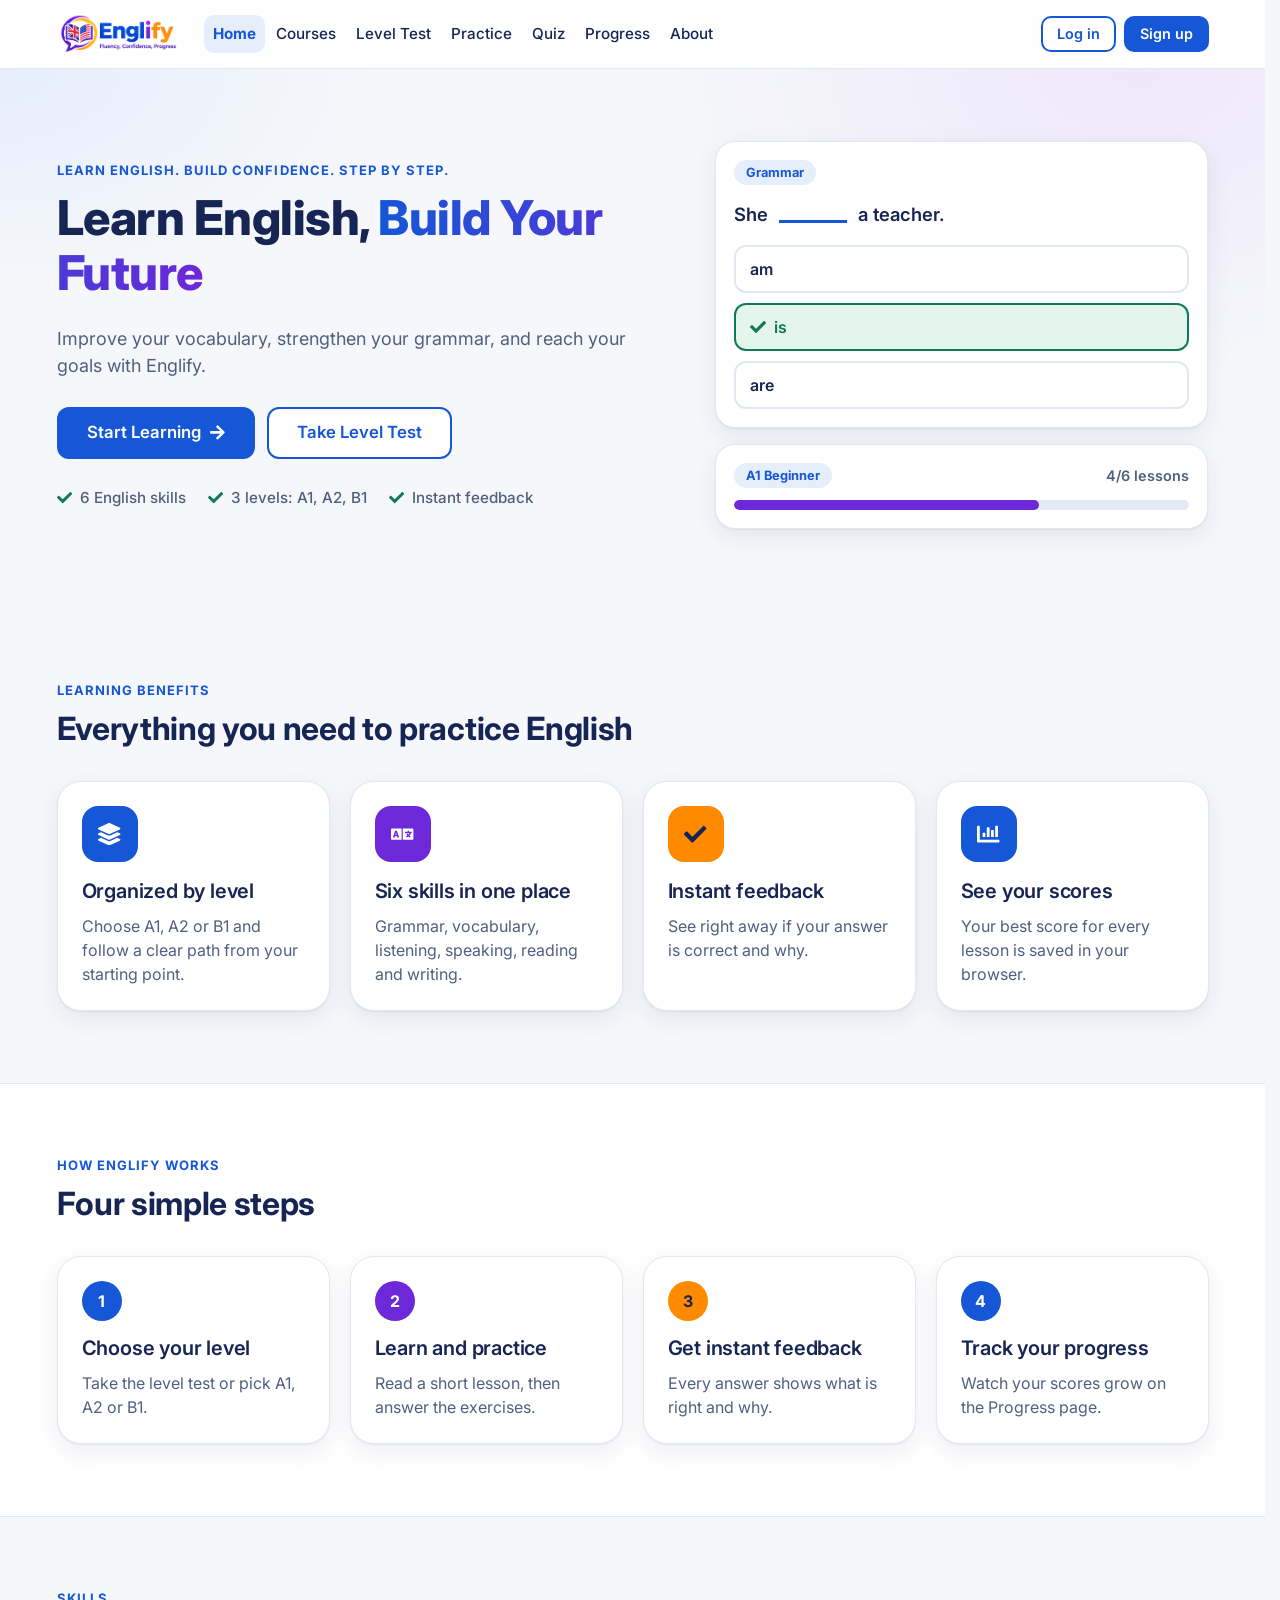
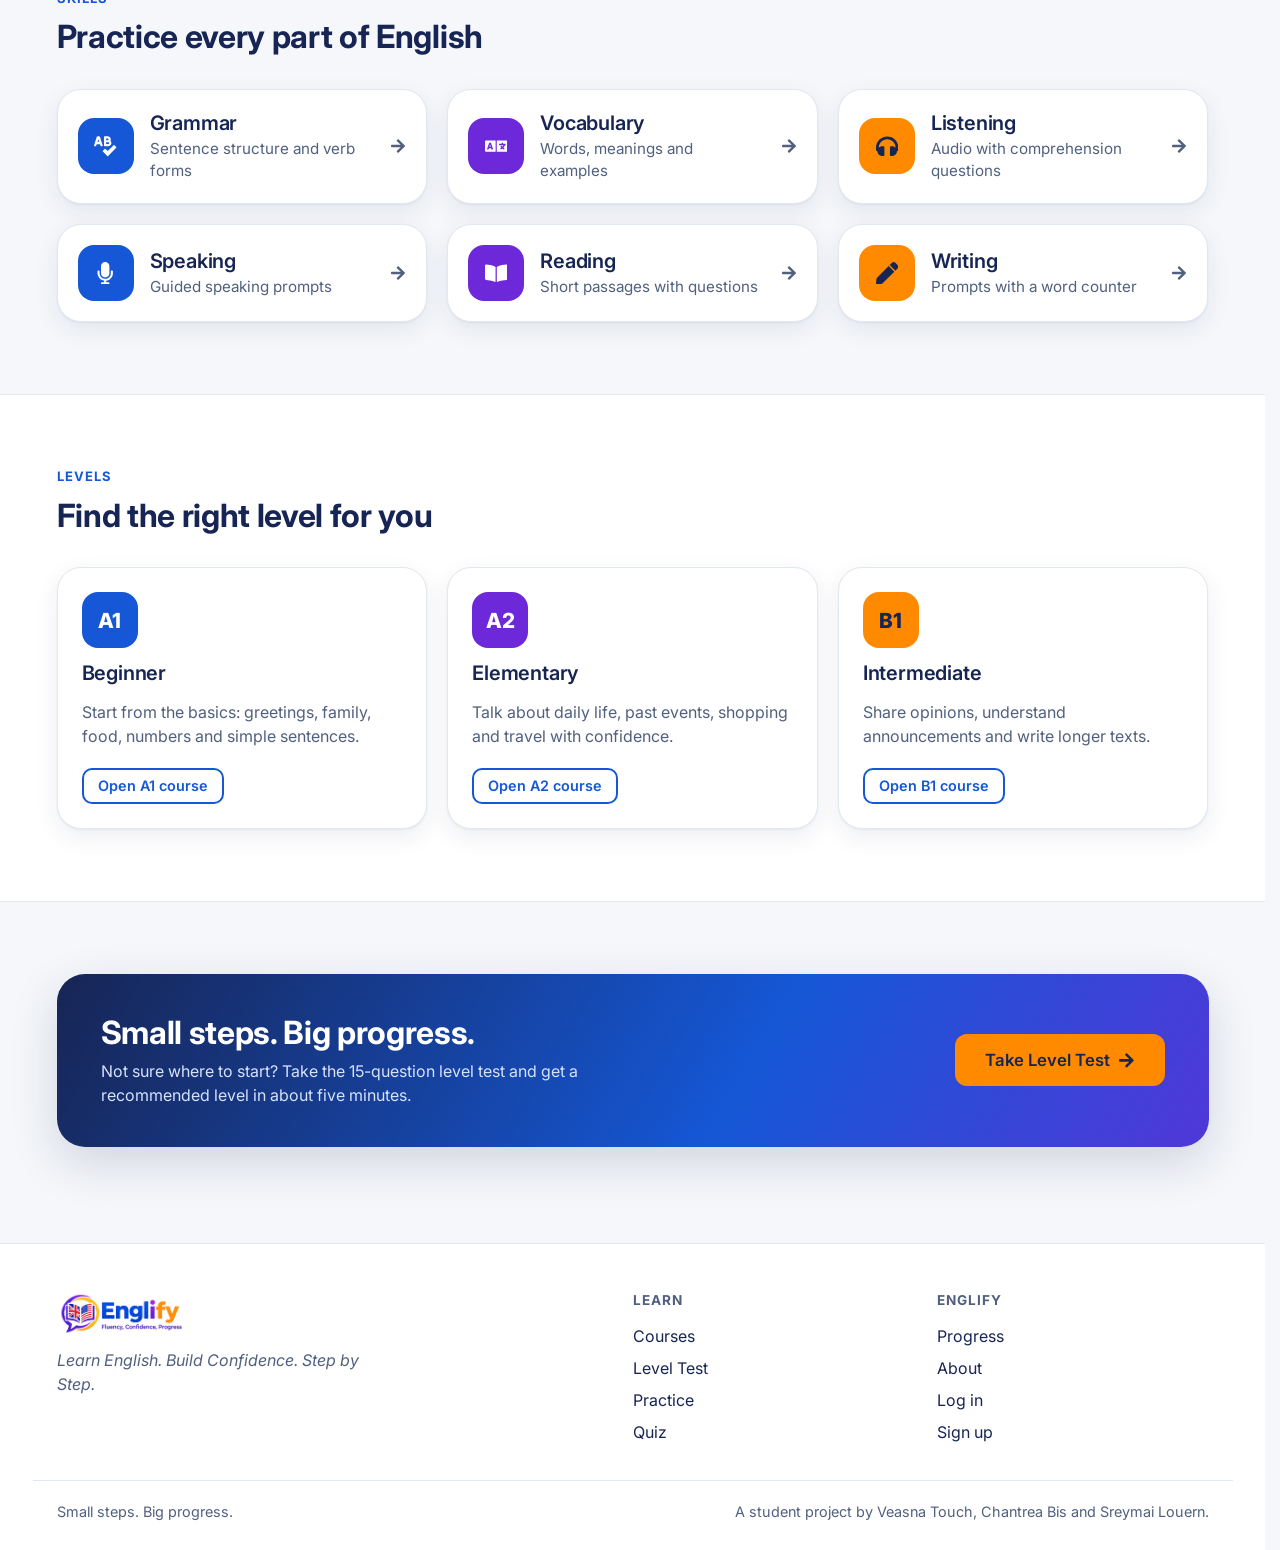
<file: index.html>
<!DOCTYPE html>
<html lang="en">
<head>
  <meta charset="utf-8">
  <meta name="viewport" content="width=device-width, initial-scale=1, viewport-fit=cover">
  <title>Englify: Fluency, Confidence, Progress | Englify</title>
  <meta name="description" content="Englify is a small web-based English learning website. Learn English step by step with lessons, practice and quizzes.">
  <meta name="theme-color" content="#1557D6">
  <link rel="icon" type="image/png" href="assets/favicon.png">
  <link rel="preconnect" href="https://fonts.googleapis.com">
  <link rel="preconnect" href="https://fonts.gstatic.com" crossorigin>
  <link href="https://fonts.googleapis.com/css2?family=Inter:wght@400;500;600;700;800&amp;display=swap" rel="stylesheet">
  <link rel="stylesheet" href="css/style.css">
</head>
<body>
  <a class="skip-link" href="#main">Skip to content</a>

  <header class="site-header">
    <input type="checkbox" id="navToggle" class="nav-toggle sr-only" aria-label="Open or close the menu">
    <div class="container header-inner">
      <a class="brand" href="index.html" aria-label="Englify home">
        <img src="assets/logo.png" alt="Englify: Fluency, Confidence, Progress" width="150" height="51">
      </a>
      <nav class="main-nav" aria-label="Main">
          <a data-nav="home" href="index.html" class="active" aria-current="page">Home</a>
          <a data-nav="courses" href="courses.html">Courses</a>
          <a data-nav="level-test" href="level-test.html">Level Test</a>
          <a data-nav="practice" href="practice.html">Practice</a>
          <a data-nav="quiz" href="quiz.html">Quiz</a>
          <a data-nav="progress" href="progress.html">Progress</a>
          <a data-nav="about" href="about.html">About</a>
        <div class="nav-auth">
          <a class="btn btn-secondary" href="login.html">Log in</a>
          <a class="btn btn-primary" href="signup.html">Sign up</a>
        </div>
      </nav>
      <div class="header-actions">
        <div class="user-slot">
          <a class="btn btn-secondary btn-sm" href="login.html">Log in</a>
          <a class="btn btn-primary btn-sm hide-sm" href="signup.html">Sign up</a>
        </div>
        <label for="navToggle" class="icon-btn menu-btn" aria-hidden="true"><svg class="i" viewBox="0 0 448 512" fill="currentColor" aria-hidden="true" focusable="false"><path d="M16 132h416c8.837 0 16-7.163 16-16V76c0-8.837-7.163-16-16-16H16C7.163 60 0 67.163 0 76v40c0 8.837 7.163 16 16 16zm0 160h416c8.837 0 16-7.163 16-16v-40c0-8.837-7.163-16-16-16H16c-8.837 0-16 7.163-16 16v40c0 8.837 7.163 16 16 16zm0 160h416c8.837 0 16-7.163 16-16v-40c0-8.837-7.163-16-16-16H16c-8.837 0-16 7.163-16 16v40c0 8.837 7.163 16 16 16z"></path></svg></label>
      </div>
    </div>
  </header>

  <main id="main" tabindex="-1">

    <section class="hero"><div class="container hero-grid"><div class="hero-copy">
      <p class="eyebrow">Learn English. Build Confidence. Step by Step.</p>
      <h1>Learn English, <span class="grad-text">Build Your Future</span></h1>
      <p class="lead">Improve your vocabulary, strengthen your grammar, and reach your goals with Englify.</p>
      <div class="hero-cta"><a class="btn btn-primary btn-lg" href="courses.html">Start Learning <svg class="i" viewBox="0 0 448 512" fill="currentColor" aria-hidden="true" focusable="false"><path d="M190.5 66.9l22.2-22.2c9.4-9.4 24.6-9.4 33.9 0L441 239c9.4 9.4 9.4 24.6 0 33.9L246.6 467.3c-9.4 9.4-24.6 9.4-33.9 0l-22.2-22.2c-9.5-9.5-9.3-25 .4-34.3L311.4 296H24c-13.3 0-24-10.7-24-24v-32c0-13.3 10.7-24 24-24h287.4L190.9 101.2c-9.8-9.3-10-24.8-.4-34.3z"></path></svg></a><a class="btn btn-secondary btn-lg" href="level-test.html">Take Level Test</a></div>
      <ul class="hero-points"><li><svg class="i" viewBox="0 0 512 512" fill="currentColor" aria-hidden="true" focusable="false"><path d="M173.898 439.404l-166.4-166.4c-9.997-9.997-9.997-26.206 0-36.204l36.203-36.204c9.997-9.998 26.207-9.998 36.204 0L192 312.69 432.095 72.596c9.997-9.997 26.207-9.997 36.204 0l36.203 36.204c9.997 9.997 9.997 26.206 0 36.204l-294.4 294.401c-9.998 9.997-26.207 9.997-36.204-.001z"></path></svg> 6 English skills</li><li><svg class="i" viewBox="0 0 512 512" fill="currentColor" aria-hidden="true" focusable="false"><path d="M173.898 439.404l-166.4-166.4c-9.997-9.997-9.997-26.206 0-36.204l36.203-36.204c9.997-9.998 26.207-9.998 36.204 0L192 312.69 432.095 72.596c9.997-9.997 26.207-9.997 36.204 0l36.203 36.204c9.997 9.997 9.997 26.206 0 36.204l-294.4 294.401c-9.998 9.997-26.207 9.997-36.204-.001z"></path></svg> 3 levels: A1, A2, B1</li><li><svg class="i" viewBox="0 0 512 512" fill="currentColor" aria-hidden="true" focusable="false"><path d="M173.898 439.404l-166.4-166.4c-9.997-9.997-9.997-26.206 0-36.204l36.203-36.204c9.997-9.998 26.207-9.998 36.204 0L192 312.69 432.095 72.596c9.997-9.997 26.207-9.997 36.204 0l36.203 36.204c9.997 9.997 9.997 26.206 0 36.204l-294.4 294.401c-9.998 9.997-26.207 9.997-36.204-.001z"></path></svg> Instant feedback</li></ul>
    </div>
    <div class="hero-visual" aria-hidden="true">
      <div class="hv hv-quiz"><span class="tag tag-blue">Grammar</span><p>She <span class="blank"></span> a teacher.</p><div class="hv-opt">am</div><div class="hv-opt ok"><svg class="i" viewBox="0 0 512 512" fill="currentColor" aria-hidden="true" focusable="false"><path d="M173.898 439.404l-166.4-166.4c-9.997-9.997-9.997-26.206 0-36.204l36.203-36.204c9.997-9.998 26.207-9.998 36.204 0L192 312.69 432.095 72.596c9.997-9.997 26.207-9.997 36.204 0l36.203 36.204c9.997 9.997 9.997 26.206 0 36.204l-294.4 294.401c-9.998 9.997-26.207 9.997-36.204-.001z"></path></svg> is</div><div class="hv-opt">are</div></div>
      <div class="hv hv-level"><div class="hv-level-top"><span class="tag tag-blue">A1 Beginner</span><span>4/6 lessons</span></div><div class="bar"><span class="fill-purple" style="width:67%"></span></div></div>
    </div></div></section>

    <section class="section"><div class="container"><div class="section-head"><p class="eyebrow">Learning Benefits</p><h2>Everything you need to practice English</h2></div><div class="grid grid-4">
      <article class="card feature"><span class="bubble tone-blue bubble-lg"><svg class="i" viewBox="0 0 512 512" fill="currentColor" aria-hidden="true" focusable="false"><path d="M12.41 148.02l232.94 105.67c6.8 3.09 14.49 3.09 21.29 0l232.94-105.67c16.55-7.51 16.55-32.52 0-40.03L266.65 2.31a25.607 25.607 0 0 0-21.29 0L12.41 107.98c-16.55 7.51-16.55 32.53 0 40.04zm487.18 88.28l-58.09-26.33-161.64 73.27c-7.56 3.43-15.59 5.17-23.86 5.17s-16.29-1.74-23.86-5.17L70.51 209.97l-58.1 26.33c-16.55 7.5-16.55 32.5 0 40l232.94 105.59c6.8 3.08 14.49 3.08 21.29 0L499.59 276.3c16.55-7.5 16.55-32.5 0-40zm0 127.8l-57.87-26.23-161.86 73.37c-7.56 3.43-15.59 5.17-23.86 5.17s-16.29-1.74-23.86-5.17L70.29 337.87 12.41 364.1c-16.55 7.5-16.55 32.5 0 40l232.94 105.59c6.8 3.08 14.49 3.08 21.29 0L499.59 404.1c16.55-7.5 16.55-32.5 0-40z"></path></svg></span><h3>Organized by level</h3><p>Choose A1, A2 or B1 and follow a clear path from your starting point.</p></article>
      <article class="card feature"><span class="bubble tone-purple bubble-lg"><svg class="i" viewBox="0 0 640 512" fill="currentColor" aria-hidden="true" focusable="false"><path d="M152.1 236.2c-3.5-12.1-7.8-33.2-7.8-33.2h-.5s-4.3 21.1-7.8 33.2l-11.1 37.5H163zM616 96H336v320h280c13.3 0 24-10.7 24-24V120c0-13.3-10.7-24-24-24zm-24 120c0 6.6-5.4 12-12 12h-11.4c-6.9 23.6-21.7 47.4-42.7 69.9 8.4 6.4 17.1 12.5 26.1 18 5.5 3.4 7.3 10.5 4.1 16.2l-7.9 13.9c-3.4 5.9-10.9 7.8-16.7 4.3-12.6-7.8-24.5-16.1-35.4-24.9-10.9 8.7-22.7 17.1-35.4 24.9-5.8 3.5-13.3 1.6-16.7-4.3l-7.9-13.9c-3.2-5.6-1.4-12.8 4.2-16.2 9.3-5.7 18-11.7 26.1-18-7.9-8.4-14.9-17-21-25.7-4-5.7-2.2-13.6 3.7-17.1l6.5-3.9 7.3-4.3c5.4-3.2 12.4-1.7 16 3.4 5 7 10.8 14 17.4 20.9 13.5-14.2 23.8-28.9 30-43.2H412c-6.6 0-12-5.4-12-12v-16c0-6.6 5.4-12 12-12h64v-16c0-6.6 5.4-12 12-12h16c6.6 0 12 5.4 12 12v16h64c6.6 0 12 5.4 12 12zM0 120v272c0 13.3 10.7 24 24 24h280V96H24c-13.3 0-24 10.7-24 24zm58.9 216.1L116.4 167c1.7-4.9 6.2-8.1 11.4-8.1h32.5c5.1 0 9.7 3.3 11.4 8.1l57.5 169.1c2.6 7.8-3.1 15.9-11.4 15.9h-22.9a12 12 0 0 1-11.5-8.6l-9.4-31.9h-60.2l-9.1 31.8c-1.5 5.1-6.2 8.7-11.5 8.7H70.3c-8.2 0-14-8.1-11.4-15.9z"></path></svg></span><h3>Six skills in one place</h3><p>Grammar, vocabulary, listening, speaking, reading and writing.</p></article>
      <article class="card feature"><span class="bubble tone-orange bubble-lg"><svg class="i" viewBox="0 0 512 512" fill="currentColor" aria-hidden="true" focusable="false"><path d="M173.898 439.404l-166.4-166.4c-9.997-9.997-9.997-26.206 0-36.204l36.203-36.204c9.997-9.998 26.207-9.998 36.204 0L192 312.69 432.095 72.596c9.997-9.997 26.207-9.997 36.204 0l36.203 36.204c9.997 9.997 9.997 26.206 0 36.204l-294.4 294.401c-9.998 9.997-26.207 9.997-36.204-.001z"></path></svg></span><h3>Instant feedback</h3><p>See right away if your answer is correct and why.</p></article>
      <article class="card feature"><span class="bubble tone-blue bubble-lg"><svg class="i" viewBox="0 0 512 512" fill="currentColor" aria-hidden="true" focusable="false"><path d="M332.8 320h38.4c6.4 0 12.8-6.4 12.8-12.8V172.8c0-6.4-6.4-12.8-12.8-12.8h-38.4c-6.4 0-12.8 6.4-12.8 12.8v134.4c0 6.4 6.4 12.8 12.8 12.8zm96 0h38.4c6.4 0 12.8-6.4 12.8-12.8V76.8c0-6.4-6.4-12.8-12.8-12.8h-38.4c-6.4 0-12.8 6.4-12.8 12.8v230.4c0 6.4 6.4 12.8 12.8 12.8zm-288 0h38.4c6.4 0 12.8-6.4 12.8-12.8v-70.4c0-6.4-6.4-12.8-12.8-12.8h-38.4c-6.4 0-12.8 6.4-12.8 12.8v70.4c0 6.4 6.4 12.8 12.8 12.8zm96 0h38.4c6.4 0 12.8-6.4 12.8-12.8V108.8c0-6.4-6.4-12.8-12.8-12.8h-38.4c-6.4 0-12.8 6.4-12.8 12.8v198.4c0 6.4 6.4 12.8 12.8 12.8zM496 384H64V80c0-8.84-7.16-16-16-16H16C7.16 64 0 71.16 0 80v336c0 17.67 14.33 32 32 32h464c8.84 0 16-7.16 16-16v-32c0-8.84-7.16-16-16-16z"></path></svg></span><h3>See your scores</h3><p>Your best score for every lesson is saved in your browser.</p></article>
    </div></div></section>

    <section class="section section-alt"><div class="container"><div class="section-head"><p class="eyebrow">How Englify Works</p><h2>Four simple steps</h2></div><ol class="steps">
      <li class="card step"><span class="step-n">1</span><h3>Choose your level</h3><p>Take the level test or pick A1, A2 or B1.</p></li>
      <li class="card step"><span class="step-n">2</span><h3>Learn and practice</h3><p>Read a short lesson, then answer the exercises.</p></li>
      <li class="card step"><span class="step-n">3</span><h3>Get instant feedback</h3><p>Every answer shows what is right and why.</p></li>
      <li class="card step"><span class="step-n">4</span><h3>Track your progress</h3><p>Watch your scores grow on the Progress page.</p></li>
    </ol></div></section>

    <section class="section"><div class="container"><div class="section-head"><p class="eyebrow">Skills</p><h2>Practice every part of English</h2></div><div class="grid grid-3">
      <a class="card skill-card tone-blue" href="lesson-a1-grammar.html"><span class="bubble tone-blue bubble-lg"><svg class="i" viewBox="0 0 576 512" fill="currentColor" aria-hidden="true" focusable="false"><path d="M272 256h91.36c43.2 0 82-32.2 84.51-75.34a79.82 79.82 0 0 0-25.26-63.07 79.81 79.81 0 0 0 9.06-44.91C427.9 30.57 389.3 0 347 0h-75a16 16 0 0 0-16 16v224a16 16 0 0 0 16 16zm40-200h40a24 24 0 0 1 0 48h-40zm0 96h56a24 24 0 0 1 0 48h-56zM155.12 22.25A32 32 0 0 0 124.64 0H99.36a32 32 0 0 0-30.48 22.25L.59 235.73A16 16 0 0 0 16 256h24.93a16 16 0 0 0 15.42-11.73L68.29 208h87.42l11.94 36.27A16 16 0 0 0 183.07 256H208a16 16 0 0 0 15.42-20.27zM89.37 144L112 75.3l22.63 68.7zm482 132.48l-45.21-45.3a15.88 15.88 0 0 0-22.59 0l-151.5 151.5-55.41-55.5a15.88 15.88 0 0 0-22.59 0l-45.3 45.3a16 16 0 0 0 0 22.59l112 112.21a15.89 15.89 0 0 0 22.6 0l208-208.21a16 16 0 0 0-.02-22.59z"></path></svg></span><div><h3>Grammar</h3><p>Sentence structure and verb forms</p></div><svg class="i go" viewBox="0 0 448 512" fill="currentColor" aria-hidden="true" focusable="false"><path d="M190.5 66.9l22.2-22.2c9.4-9.4 24.6-9.4 33.9 0L441 239c9.4 9.4 9.4 24.6 0 33.9L246.6 467.3c-9.4 9.4-24.6 9.4-33.9 0l-22.2-22.2c-9.5-9.5-9.3-25 .4-34.3L311.4 296H24c-13.3 0-24-10.7-24-24v-32c0-13.3 10.7-24 24-24h287.4L190.9 101.2c-9.8-9.3-10-24.8-.4-34.3z"></path></svg></a>
      <a class="card skill-card tone-purple" href="lesson-a1-vocabulary.html"><span class="bubble tone-purple bubble-lg"><svg class="i" viewBox="0 0 640 512" fill="currentColor" aria-hidden="true" focusable="false"><path d="M152.1 236.2c-3.5-12.1-7.8-33.2-7.8-33.2h-.5s-4.3 21.1-7.8 33.2l-11.1 37.5H163zM616 96H336v320h280c13.3 0 24-10.7 24-24V120c0-13.3-10.7-24-24-24zm-24 120c0 6.6-5.4 12-12 12h-11.4c-6.9 23.6-21.7 47.4-42.7 69.9 8.4 6.4 17.1 12.5 26.1 18 5.5 3.4 7.3 10.5 4.1 16.2l-7.9 13.9c-3.4 5.9-10.9 7.8-16.7 4.3-12.6-7.8-24.5-16.1-35.4-24.9-10.9 8.7-22.7 17.1-35.4 24.9-5.8 3.5-13.3 1.6-16.7-4.3l-7.9-13.9c-3.2-5.6-1.4-12.8 4.2-16.2 9.3-5.7 18-11.7 26.1-18-7.9-8.4-14.9-17-21-25.7-4-5.7-2.2-13.6 3.7-17.1l6.5-3.9 7.3-4.3c5.4-3.2 12.4-1.7 16 3.4 5 7 10.8 14 17.4 20.9 13.5-14.2 23.8-28.9 30-43.2H412c-6.6 0-12-5.4-12-12v-16c0-6.6 5.4-12 12-12h64v-16c0-6.6 5.4-12 12-12h16c6.6 0 12 5.4 12 12v16h64c6.6 0 12 5.4 12 12zM0 120v272c0 13.3 10.7 24 24 24h280V96H24c-13.3 0-24 10.7-24 24zm58.9 216.1L116.4 167c1.7-4.9 6.2-8.1 11.4-8.1h32.5c5.1 0 9.7 3.3 11.4 8.1l57.5 169.1c2.6 7.8-3.1 15.9-11.4 15.9h-22.9a12 12 0 0 1-11.5-8.6l-9.4-31.9h-60.2l-9.1 31.8c-1.5 5.1-6.2 8.7-11.5 8.7H70.3c-8.2 0-14-8.1-11.4-15.9z"></path></svg></span><div><h3>Vocabulary</h3><p>Words, meanings and examples</p></div><svg class="i go" viewBox="0 0 448 512" fill="currentColor" aria-hidden="true" focusable="false"><path d="M190.5 66.9l22.2-22.2c9.4-9.4 24.6-9.4 33.9 0L441 239c9.4 9.4 9.4 24.6 0 33.9L246.6 467.3c-9.4 9.4-24.6 9.4-33.9 0l-22.2-22.2c-9.5-9.5-9.3-25 .4-34.3L311.4 296H24c-13.3 0-24-10.7-24-24v-32c0-13.3 10.7-24 24-24h287.4L190.9 101.2c-9.8-9.3-10-24.8-.4-34.3z"></path></svg></a>
      <a class="card skill-card tone-orange" href="lesson-a1-listening.html"><span class="bubble tone-orange bubble-lg"><svg class="i" viewBox="0 0 512 512" fill="currentColor" aria-hidden="true" focusable="false"><path d="M256 32C114.52 32 0 146.496 0 288v48a32 32 0 0 0 17.689 28.622l14.383 7.191C34.083 431.903 83.421 480 144 480h24c13.255 0 24-10.745 24-24V280c0-13.255-10.745-24-24-24h-24c-31.342 0-59.671 12.879-80 33.627V288c0-105.869 86.131-192 192-192s192 86.131 192 192v1.627C427.671 268.879 399.342 256 368 256h-24c-13.255 0-24 10.745-24 24v176c0 13.255 10.745 24 24 24h24c60.579 0 109.917-48.098 111.928-108.187l14.382-7.191A32 32 0 0 0 512 336v-48c0-141.479-114.496-256-256-256z"></path></svg></span><div><h3>Listening</h3><p>Audio with comprehension questions</p></div><svg class="i go" viewBox="0 0 448 512" fill="currentColor" aria-hidden="true" focusable="false"><path d="M190.5 66.9l22.2-22.2c9.4-9.4 24.6-9.4 33.9 0L441 239c9.4 9.4 9.4 24.6 0 33.9L246.6 467.3c-9.4 9.4-24.6 9.4-33.9 0l-22.2-22.2c-9.5-9.5-9.3-25 .4-34.3L311.4 296H24c-13.3 0-24-10.7-24-24v-32c0-13.3 10.7-24 24-24h287.4L190.9 101.2c-9.8-9.3-10-24.8-.4-34.3z"></path></svg></a>
      <a class="card skill-card tone-blue" href="lesson-a1-speaking.html"><span class="bubble tone-blue bubble-lg"><svg class="i" viewBox="0 0 352 512" fill="currentColor" aria-hidden="true" focusable="false"><path d="M176 352c53.02 0 96-42.98 96-96V96c0-53.02-42.98-96-96-96S80 42.98 80 96v160c0 53.02 42.98 96 96 96zm160-160h-16c-8.84 0-16 7.16-16 16v48c0 74.8-64.49 134.82-140.79 127.38C96.71 376.89 48 317.11 48 250.3V208c0-8.84-7.16-16-16-16H16c-8.84 0-16 7.16-16 16v40.16c0 89.64 63.97 169.55 152 181.69V464H96c-8.84 0-16 7.16-16 16v16c0 8.84 7.16 16 16 16h160c8.84 0 16-7.16 16-16v-16c0-8.84-7.16-16-16-16h-56v-33.77C285.71 418.47 352 344.9 352 256v-48c0-8.84-7.16-16-16-16z"></path></svg></span><div><h3>Speaking</h3><p>Guided speaking prompts</p></div><svg class="i go" viewBox="0 0 448 512" fill="currentColor" aria-hidden="true" focusable="false"><path d="M190.5 66.9l22.2-22.2c9.4-9.4 24.6-9.4 33.9 0L441 239c9.4 9.4 9.4 24.6 0 33.9L246.6 467.3c-9.4 9.4-24.6 9.4-33.9 0l-22.2-22.2c-9.5-9.5-9.3-25 .4-34.3L311.4 296H24c-13.3 0-24-10.7-24-24v-32c0-13.3 10.7-24 24-24h287.4L190.9 101.2c-9.8-9.3-10-24.8-.4-34.3z"></path></svg></a>
      <a class="card skill-card tone-purple" href="lesson-a1-reading.html"><span class="bubble tone-purple bubble-lg"><svg class="i" viewBox="0 0 576 512" fill="currentColor" aria-hidden="true" focusable="false"><path d="M542.22 32.05c-54.8 3.11-163.72 14.43-230.96 55.59-4.64 2.84-7.27 7.89-7.27 13.17v363.87c0 11.55 12.63 18.85 23.28 13.49 69.18-34.82 169.23-44.32 218.7-46.92 16.89-.89 30.02-14.43 30.02-30.66V62.75c.01-17.71-15.35-31.74-33.77-30.7zM264.73 87.64C197.5 46.48 88.58 35.17 33.78 32.05 15.36 31.01 0 45.04 0 62.75V400.6c0 16.24 13.13 29.78 30.02 30.66 49.49 2.6 149.59 12.11 218.77 46.95 10.62 5.35 23.21-1.94 23.21-13.46V100.63c0-5.29-2.62-10.14-7.27-12.99z"></path></svg></span><div><h3>Reading</h3><p>Short passages with questions</p></div><svg class="i go" viewBox="0 0 448 512" fill="currentColor" aria-hidden="true" focusable="false"><path d="M190.5 66.9l22.2-22.2c9.4-9.4 24.6-9.4 33.9 0L441 239c9.4 9.4 9.4 24.6 0 33.9L246.6 467.3c-9.4 9.4-24.6 9.4-33.9 0l-22.2-22.2c-9.5-9.5-9.3-25 .4-34.3L311.4 296H24c-13.3 0-24-10.7-24-24v-32c0-13.3 10.7-24 24-24h287.4L190.9 101.2c-9.8-9.3-10-24.8-.4-34.3z"></path></svg></a>
      <a class="card skill-card tone-orange" href="lesson-a1-writing.html"><span class="bubble tone-orange bubble-lg"><svg class="i" viewBox="0 0 512 512" fill="currentColor" aria-hidden="true" focusable="false"><path d="M290.74 93.24l128.02 128.02-277.99 277.99-114.14 12.6C11.35 513.54-1.56 500.62.14 485.34l12.7-114.22 277.9-277.88zm207.2-19.06l-60.11-60.11c-18.75-18.75-49.16-18.75-67.91 0l-56.55 56.55 128.02 128.02 56.55-56.55c18.75-18.76 18.75-49.16 0-67.91z"></path></svg></span><div><h3>Writing</h3><p>Prompts with a word counter</p></div><svg class="i go" viewBox="0 0 448 512" fill="currentColor" aria-hidden="true" focusable="false"><path d="M190.5 66.9l22.2-22.2c9.4-9.4 24.6-9.4 33.9 0L441 239c9.4 9.4 9.4 24.6 0 33.9L246.6 467.3c-9.4 9.4-24.6 9.4-33.9 0l-22.2-22.2c-9.5-9.5-9.3-25 .4-34.3L311.4 296H24c-13.3 0-24-10.7-24-24v-32c0-13.3 10.7-24 24-24h287.4L190.9 101.2c-9.8-9.3-10-24.8-.4-34.3z"></path></svg></a>
    </div></div></section>

    <section class="section section-alt"><div class="container"><div class="section-head"><p class="eyebrow">Levels</p><h2>Find the right level for you</h2></div><div class="grid grid-3">
      <article class="card level-card tone-blue"><div class="level-badge">A1</div><h3>Beginner</h3><p>Start from the basics: greetings, family, food, numbers and simple sentences.</p><a class="btn btn-secondary btn-sm" href="course-a1.html">Open A1 course</a></article>
      <article class="card level-card tone-purple"><div class="level-badge">A2</div><h3>Elementary</h3><p>Talk about daily life, past events, shopping and travel with confidence.</p><a class="btn btn-secondary btn-sm" href="course-a2.html">Open A2 course</a></article>
      <article class="card level-card tone-orange"><div class="level-badge">B1</div><h3>Intermediate</h3><p>Share opinions, understand announcements and write longer texts.</p><a class="btn btn-secondary btn-sm" href="course-b1.html">Open B1 course</a></article>
    </div></div></section>

    <section class="section"><div class="container"><div class="cta-band"><div><h2>Small steps. Big progress.</h2><p>Not sure where to start? Take the 15-question level test and get a recommended level in about five minutes.</p></div><a class="btn btn-accent btn-lg" href="level-test.html">Take Level Test <svg class="i" viewBox="0 0 448 512" fill="currentColor" aria-hidden="true" focusable="false"><path d="M190.5 66.9l22.2-22.2c9.4-9.4 24.6-9.4 33.9 0L441 239c9.4 9.4 9.4 24.6 0 33.9L246.6 467.3c-9.4 9.4-24.6 9.4-33.9 0l-22.2-22.2c-9.5-9.5-9.3-25 .4-34.3L311.4 296H24c-13.3 0-24-10.7-24-24v-32c0-13.3 10.7-24 24-24h287.4L190.9 101.2c-9.8-9.3-10-24.8-.4-34.3z"></path></svg></a></div></div></section>
  </main>

  <footer class="site-footer">
    <div class="container footer-grid">
      <div>
        <img class="footer-logo" src="assets/logo.png" alt="Englify" width="130" height="44">
        <p class="footer-tag">Learn English. Build Confidence. Step by Step.</p>
      </div>
      <nav aria-label="Footer">
        <h2>Learn</h2>
        <a href="courses.html">Courses</a><a href="level-test.html">Level Test</a><a href="practice.html">Practice</a><a href="quiz.html">Quiz</a>
      </nav>
      <nav aria-label="Footer, more">
        <h2>Englify</h2>
        <a href="progress.html">Progress</a><a href="about.html">About</a><a href="login.html">Log in</a><a href="signup.html">Sign up</a>
      </nav>
    </div>
    <div class="container footer-bottom">
      <span>Small steps. Big progress.</span>
      <span>A student project by Veasna Touch, Chantrea Bis and Sreymai Louern.</span>
    </div>
  </footer>

  <script src="js/englify.js"></script>
</body>
</html>
</file>
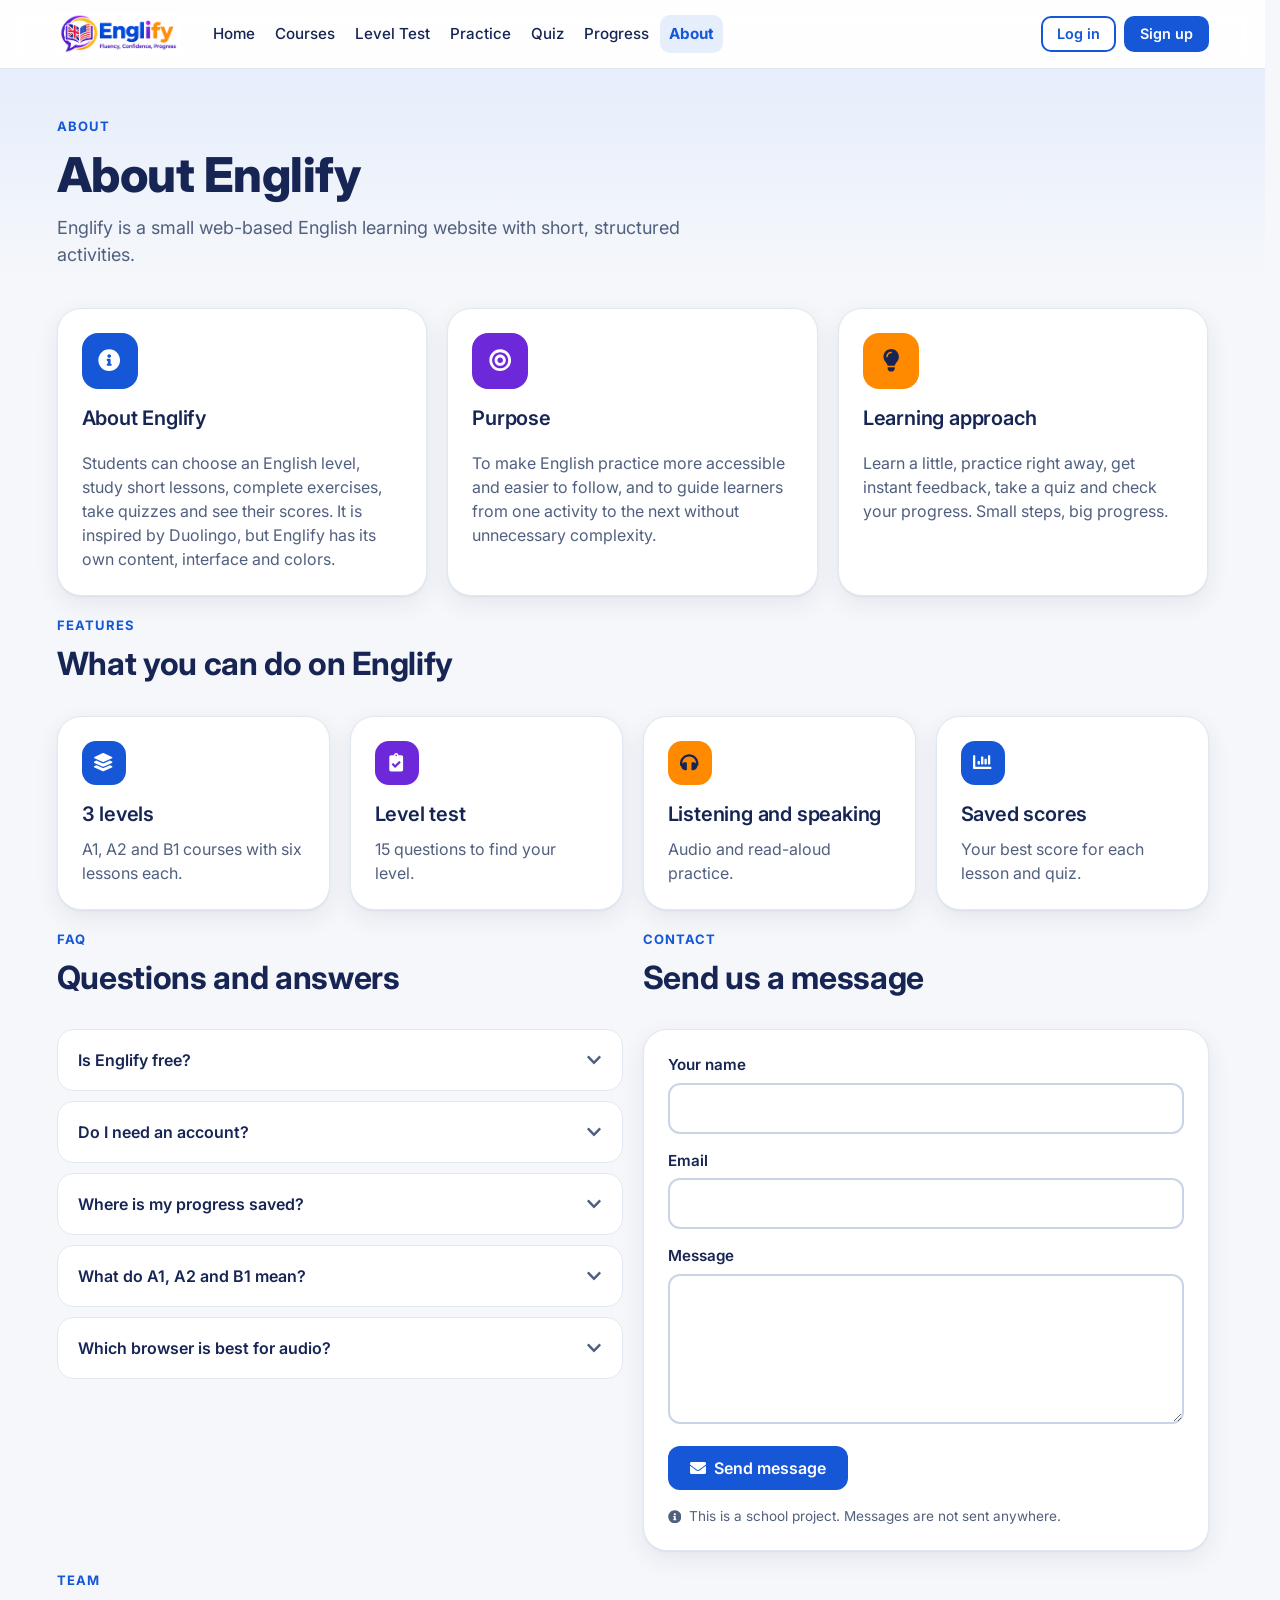
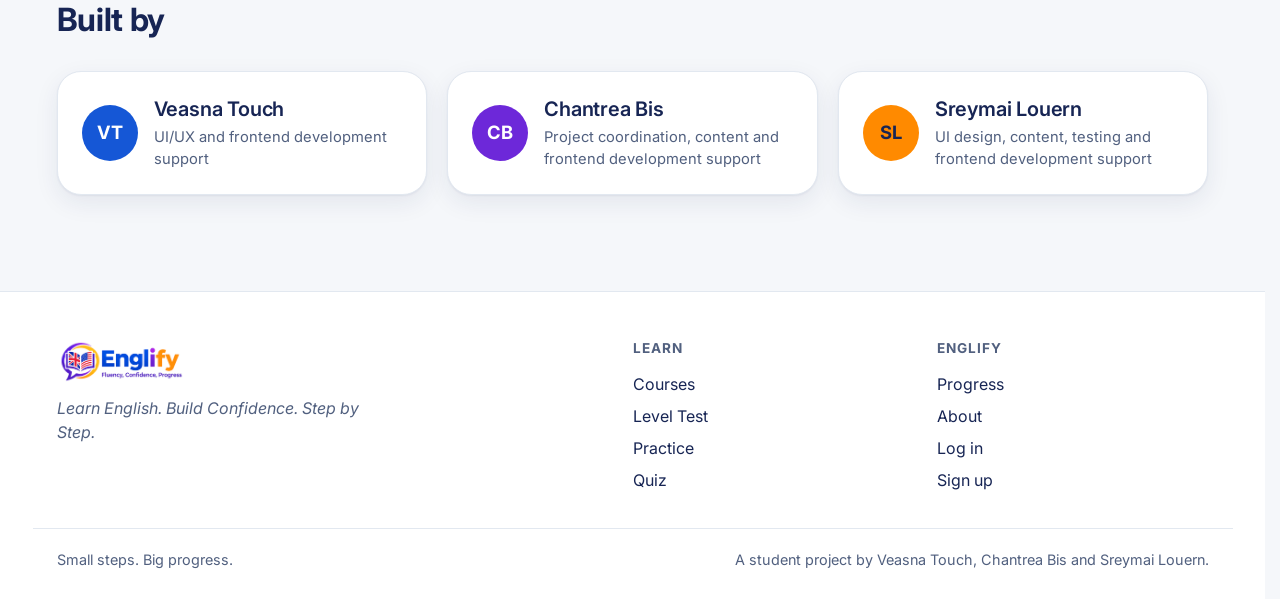
<file: about.html>
<!DOCTYPE html>
<html lang="en">
<head>
  <meta charset="utf-8">
  <meta name="viewport" content="width=device-width, initial-scale=1, viewport-fit=cover">
  <title>About | Englify</title>
  <meta name="description" content="Englify is a small web-based English learning website. Learn English step by step with lessons, practice and quizzes.">
  <meta name="theme-color" content="#1557D6">
  <link rel="icon" type="image/png" href="assets/favicon.png">
  <link rel="preconnect" href="https://fonts.googleapis.com">
  <link rel="preconnect" href="https://fonts.gstatic.com" crossorigin>
  <link href="https://fonts.googleapis.com/css2?family=Inter:wght@400;500;600;700;800&amp;display=swap" rel="stylesheet">
  <link rel="stylesheet" href="css/style.css">
</head>
<body>
  <a class="skip-link" href="#main">Skip to content</a>

  <header class="site-header">
    <input type="checkbox" id="navToggle" class="nav-toggle sr-only" aria-label="Open or close the menu">
    <div class="container header-inner">
      <a class="brand" href="index.html" aria-label="Englify home">
        <img src="assets/logo.png" alt="Englify: Fluency, Confidence, Progress" width="150" height="51">
      </a>
      <nav class="main-nav" aria-label="Main">
          <a data-nav="home" href="index.html">Home</a>
          <a data-nav="courses" href="courses.html">Courses</a>
          <a data-nav="level-test" href="level-test.html">Level Test</a>
          <a data-nav="practice" href="practice.html">Practice</a>
          <a data-nav="quiz" href="quiz.html">Quiz</a>
          <a data-nav="progress" href="progress.html">Progress</a>
          <a data-nav="about" href="about.html" class="active" aria-current="page">About</a>
        <div class="nav-auth">
          <a class="btn btn-secondary" href="login.html">Log in</a>
          <a class="btn btn-primary" href="signup.html">Sign up</a>
        </div>
      </nav>
      <div class="header-actions">
        <div class="user-slot">
          <a class="btn btn-secondary btn-sm" href="login.html">Log in</a>
          <a class="btn btn-primary btn-sm hide-sm" href="signup.html">Sign up</a>
        </div>
        <label for="navToggle" class="icon-btn menu-btn" aria-hidden="true"><svg class="i" viewBox="0 0 448 512" fill="currentColor" aria-hidden="true" focusable="false"><path d="M16 132h416c8.837 0 16-7.163 16-16V76c0-8.837-7.163-16-16-16H16C7.163 60 0 67.163 0 76v40c0 8.837 7.163 16 16 16zm0 160h416c8.837 0 16-7.163 16-16v-40c0-8.837-7.163-16-16-16H16c-8.837 0-16 7.163-16 16v40c0 8.837 7.163 16 16 16zm0 160h416c8.837 0 16-7.163 16-16v-40c0-8.837-7.163-16-16-16H16c-8.837 0-16 7.163-16 16v40c0 8.837 7.163 16 16 16z"></path></svg></label>
      </div>
    </div>
  </header>

  <main id="main" tabindex="-1">

    <header class="page-head"><div class="container"><p class="eyebrow">About</p><h1>About Englify</h1><p class="lead">Englify is a small web-based English learning website with short, structured activities.</p></div></header>
    <section class="section-tight"><div class="container"><div class="grid grid-3">
      <article class="card feature"><span class="bubble tone-blue bubble-lg"><svg class="i" viewBox="0 0 512 512" fill="currentColor" aria-hidden="true" focusable="false"><path d="M256 8C119.043 8 8 119.083 8 256c0 136.997 111.043 248 248 248s248-111.003 248-248C504 119.083 392.957 8 256 8zm0 110c23.196 0 42 18.804 42 42s-18.804 42-42 42-42-18.804-42-42 18.804-42 42-42zm56 254c0 6.627-5.373 12-12 12h-88c-6.627 0-12-5.373-12-12v-24c0-6.627 5.373-12 12-12h12v-64h-12c-6.627 0-12-5.373-12-12v-24c0-6.627 5.373-12 12-12h64c6.627 0 12 5.373 12 12v100h12c6.627 0 12 5.373 12 12v24z"></path></svg></span><h2 class="h3">About Englify</h2><p>Students can choose an English level, study short lessons, complete exercises, take quizzes and see their scores. It is inspired by Duolingo, but Englify has its own content, interface and colors.</p></article>
      <article class="card feature"><span class="bubble tone-purple bubble-lg"><svg class="i" viewBox="0 0 496 512" fill="currentColor" aria-hidden="true" focusable="false"><path d="M248 8C111.03 8 0 119.03 0 256s111.03 248 248 248 248-111.03 248-248S384.97 8 248 8zm0 432c-101.69 0-184-82.29-184-184 0-101.69 82.29-184 184-184 101.69 0 184 82.29 184 184 0 101.69-82.29 184-184 184zm0-312c-70.69 0-128 57.31-128 128s57.31 128 128 128 128-57.31 128-128-57.31-128-128-128zm0 192c-35.29 0-64-28.71-64-64s28.71-64 64-64 64 28.71 64 64-28.71 64-64 64z"></path></svg></span><h2 class="h3">Purpose</h2><p>To make English practice more accessible and easier to follow, and to guide learners from one activity to the next without unnecessary complexity.</p></article>
      <article class="card feature"><span class="bubble tone-orange bubble-lg"><svg class="i" viewBox="0 0 352 512" fill="currentColor" aria-hidden="true" focusable="false"><path d="M96.06 454.35c.01 6.29 1.87 12.45 5.36 17.69l17.09 25.69a31.99 31.99 0 0 0 26.64 14.28h61.71a31.99 31.99 0 0 0 26.64-14.28l17.09-25.69a31.989 31.989 0 0 0 5.36-17.69l.04-38.35H96.01l.05 38.35zM0 176c0 44.37 16.45 84.85 43.56 115.78 16.52 18.85 42.36 58.23 52.21 91.45.04.26.07.52.11.78h160.24c.04-.26.07-.51.11-.78 9.85-33.22 35.69-72.6 52.21-91.45C335.55 260.85 352 220.37 352 176 352 78.61 272.91-.3 175.45 0 73.44.31 0 82.97 0 176zm176-80c-44.11 0-80 35.89-80 80 0 8.84-7.16 16-16 16s-16-7.16-16-16c0-61.76 50.24-112 112-112 8.84 0 16 7.16 16 16s-7.16 16-16 16z"></path></svg></span><h2 class="h3">Learning approach</h2><p>Learn a little, practice right away, get instant feedback, take a quiz and check your progress. Small steps, big progress.</p></article>
    </div>
    <div class="section-head gap-top"><p class="eyebrow">Features</p><h2>What you can do on Englify</h2></div><div class="grid grid-4">
      <article class="card feature"><span class="bubble tone-blue"><svg class="i" viewBox="0 0 512 512" fill="currentColor" aria-hidden="true" focusable="false"><path d="M12.41 148.02l232.94 105.67c6.8 3.09 14.49 3.09 21.29 0l232.94-105.67c16.55-7.51 16.55-32.52 0-40.03L266.65 2.31a25.607 25.607 0 0 0-21.29 0L12.41 107.98c-16.55 7.51-16.55 32.53 0 40.04zm487.18 88.28l-58.09-26.33-161.64 73.27c-7.56 3.43-15.59 5.17-23.86 5.17s-16.29-1.74-23.86-5.17L70.51 209.97l-58.1 26.33c-16.55 7.5-16.55 32.5 0 40l232.94 105.59c6.8 3.08 14.49 3.08 21.29 0L499.59 276.3c16.55-7.5 16.55-32.5 0-40zm0 127.8l-57.87-26.23-161.86 73.37c-7.56 3.43-15.59 5.17-23.86 5.17s-16.29-1.74-23.86-5.17L70.29 337.87 12.41 364.1c-16.55 7.5-16.55 32.5 0 40l232.94 105.59c6.8 3.08 14.49 3.08 21.29 0L499.59 404.1c16.55-7.5 16.55-32.5 0-40z"></path></svg></span><h3>3 levels</h3><p>A1, A2 and B1 courses with six lessons each.</p></article>
      <article class="card feature"><span class="bubble tone-purple"><svg class="i" viewBox="0 0 384 512" fill="currentColor" aria-hidden="true" focusable="false"><path d="M336 64h-80c0-35.3-28.7-64-64-64s-64 28.7-64 64H48C21.5 64 0 85.5 0 112v352c0 26.5 21.5 48 48 48h288c26.5 0 48-21.5 48-48V112c0-26.5-21.5-48-48-48zM192 40c13.3 0 24 10.7 24 24s-10.7 24-24 24-24-10.7-24-24 10.7-24 24-24zm121.2 231.8l-143 141.8c-4.7 4.7-12.3 4.6-17-.1l-82.6-83.3c-4.7-4.7-4.6-12.3.1-17L99.1 285c4.7-4.7 12.3-4.6 17 .1l46 46.4 106-105.2c4.7-4.7 12.3-4.6 17 .1l28.2 28.4c4.7 4.8 4.6 12.3-.1 17z"></path></svg></span><h3>Level test</h3><p>15 questions to find your level.</p></article>
      <article class="card feature"><span class="bubble tone-orange"><svg class="i" viewBox="0 0 512 512" fill="currentColor" aria-hidden="true" focusable="false"><path d="M256 32C114.52 32 0 146.496 0 288v48a32 32 0 0 0 17.689 28.622l14.383 7.191C34.083 431.903 83.421 480 144 480h24c13.255 0 24-10.745 24-24V280c0-13.255-10.745-24-24-24h-24c-31.342 0-59.671 12.879-80 33.627V288c0-105.869 86.131-192 192-192s192 86.131 192 192v1.627C427.671 268.879 399.342 256 368 256h-24c-13.255 0-24 10.745-24 24v176c0 13.255 10.745 24 24 24h24c60.579 0 109.917-48.098 111.928-108.187l14.382-7.191A32 32 0 0 0 512 336v-48c0-141.479-114.496-256-256-256z"></path></svg></span><h3>Listening and speaking</h3><p>Audio and read-aloud practice.</p></article>
      <article class="card feature"><span class="bubble tone-blue"><svg class="i" viewBox="0 0 512 512" fill="currentColor" aria-hidden="true" focusable="false"><path d="M332.8 320h38.4c6.4 0 12.8-6.4 12.8-12.8V172.8c0-6.4-6.4-12.8-12.8-12.8h-38.4c-6.4 0-12.8 6.4-12.8 12.8v134.4c0 6.4 6.4 12.8 12.8 12.8zm96 0h38.4c6.4 0 12.8-6.4 12.8-12.8V76.8c0-6.4-6.4-12.8-12.8-12.8h-38.4c-6.4 0-12.8 6.4-12.8 12.8v230.4c0 6.4 6.4 12.8 12.8 12.8zm-288 0h38.4c6.4 0 12.8-6.4 12.8-12.8v-70.4c0-6.4-6.4-12.8-12.8-12.8h-38.4c-6.4 0-12.8 6.4-12.8 12.8v70.4c0 6.4 6.4 12.8 12.8 12.8zm96 0h38.4c6.4 0 12.8-6.4 12.8-12.8V108.8c0-6.4-6.4-12.8-12.8-12.8h-38.4c-6.4 0-12.8 6.4-12.8 12.8v198.4c0 6.4 6.4 12.8 12.8 12.8zM496 384H64V80c0-8.84-7.16-16-16-16H16C7.16 64 0 71.16 0 80v336c0 17.67 14.33 32 32 32h464c8.84 0 16-7.16 16-16v-32c0-8.84-7.16-16-16-16z"></path></svg></span><h3>Saved scores</h3><p>Your best score for each lesson and quiz.</p></article>
    </div>
    <div class="grid grid-2 gap-top"><div><div class="section-head"><p class="eyebrow">FAQ</p><h2>Questions and answers</h2></div>
      <details class="faq"><summary>Is Englify free?<svg class="i" viewBox="0 0 448 512" fill="currentColor" aria-hidden="true" focusable="false"><path d="M207.029 381.476L12.686 187.132c-9.373-9.373-9.373-24.569 0-33.941l22.667-22.667c9.357-9.357 24.522-9.375 33.901-.04L224 284.505l154.745-154.021c9.379-9.335 24.544-9.317 33.901.04l22.667 22.667c9.373 9.373 9.373 24.569 0 33.941L240.971 381.476c-9.373 9.372-24.569 9.372-33.942 0z"></path></svg></summary><p>Yes. Englify is a student project. There is no payment or subscription.</p></details>
      <details class="faq"><summary>Do I need an account?<svg class="i" viewBox="0 0 448 512" fill="currentColor" aria-hidden="true" focusable="false"><path d="M207.029 381.476L12.686 187.132c-9.373-9.373-9.373-24.569 0-33.941l22.667-22.667c9.357-9.357 24.522-9.375 33.901-.04L224 284.505l154.745-154.021c9.379-9.335 24.544-9.317 33.901.04l22.667 22.667c9.373 9.373 9.373 24.569 0 33.941L240.971 381.476c-9.373 9.372-24.569 9.372-33.942 0z"></path></svg></summary><p>No. You can learn without an account. Your best scores are saved in this browser.</p></details>
      <details class="faq"><summary>Where is my progress saved?<svg class="i" viewBox="0 0 448 512" fill="currentColor" aria-hidden="true" focusable="false"><path d="M207.029 381.476L12.686 187.132c-9.373-9.373-9.373-24.569 0-33.941l22.667-22.667c9.357-9.357 24.522-9.375 33.901-.04L224 284.505l154.745-154.021c9.379-9.335 24.544-9.317 33.901.04l22.667 22.667c9.373 9.373 9.373 24.569 0 33.941L240.971 381.476c-9.373 9.372-24.569 9.372-33.942 0z"></path></svg></summary><p>In your browser on this device. If you clear your browser data, your progress is removed too.</p></details>
      <details class="faq"><summary>What do A1, A2 and B1 mean?<svg class="i" viewBox="0 0 448 512" fill="currentColor" aria-hidden="true" focusable="false"><path d="M207.029 381.476L12.686 187.132c-9.373-9.373-9.373-24.569 0-33.941l22.667-22.667c9.357-9.357 24.522-9.375 33.901-.04L224 284.505l154.745-154.021c9.379-9.335 24.544-9.317 33.901.04l22.667 22.667c9.373 9.373 9.373 24.569 0 33.941L240.971 381.476c-9.373 9.372-24.569 9.372-33.942 0z"></path></svg></summary><p>They are common levels of English. A1 is beginner, A2 is elementary and B1 is intermediate.</p></details>
      <details class="faq"><summary>Which browser is best for audio?<svg class="i" viewBox="0 0 448 512" fill="currentColor" aria-hidden="true" focusable="false"><path d="M207.029 381.476L12.686 187.132c-9.373-9.373-9.373-24.569 0-33.941l22.667-22.667c9.357-9.357 24.522-9.375 33.901-.04L224 284.505l154.745-154.021c9.379-9.335 24.544-9.317 33.901.04l22.667 22.667c9.373 9.373 9.373 24.569 0 33.941L240.971 381.476c-9.373 9.372-24.569 9.372-33.942 0z"></path></svg></summary><p>Listening audio works in most modern browsers. If you cannot hear it, open "Show the audio script" under the question.</p></details>
      </div>
      <div><div class="section-head"><p class="eyebrow">Contact</p><h2>Send us a message</h2></div>
        <form class="card" action="about.html#thanks" method="get">
          <p class="form-ok" id="thanks">Thank you! Your message looks good. (Demo form: nothing is sent.)</p>
          <div class="field"><label for="cname">Your name</label><input class="input" id="cname" name="cname" type="text" autocomplete="name" required minlength="2"></div>
          <div class="field"><label for="cemail">Email</label><input class="input" id="cemail" name="cemail" type="email" autocomplete="email" required></div>
          <div class="field"><label for="cmsg">Message</label><textarea class="textarea" id="cmsg" name="cmsg" rows="4" required minlength="10"></textarea></div>
          <button class="btn btn-primary" type="submit"><svg class="i" viewBox="0 0 512 512" fill="currentColor" aria-hidden="true" focusable="false"><path d="M502.3 190.8c3.9-3.1 9.7-.2 9.7 4.7V400c0 26.5-21.5 48-48 48H48c-26.5 0-48-21.5-48-48V195.6c0-5 5.7-7.8 9.7-4.7 22.4 17.4 52.1 39.5 154.1 113.6 21.1 15.4 56.7 47.8 92.2 47.6 35.7.3 72-32.8 92.3-47.6 102-74.1 131.6-96.3 154-113.7zM256 320c23.2.4 56.6-29.2 73.4-41.4 132.7-96.3 142.8-104.7 173.4-128.7 5.8-4.5 9.2-11.5 9.2-18.9v-19c0-26.5-21.5-48-48-48H48C21.5 64 0 85.5 0 112v19c0 7.4 3.4 14.3 9.2 18.9 30.6 23.9 40.7 32.4 173.4 128.7 16.8 12.2 50.2 41.8 73.4 41.4z"></path></svg> Send message</button>
          <p class="demo-note"><svg class="i" viewBox="0 0 512 512" fill="currentColor" aria-hidden="true" focusable="false"><path d="M256 8C119.043 8 8 119.083 8 256c0 136.997 111.043 248 248 248s248-111.003 248-248C504 119.083 392.957 8 256 8zm0 110c23.196 0 42 18.804 42 42s-18.804 42-42 42-42-18.804-42-42 18.804-42 42-42zm56 254c0 6.627-5.373 12-12 12h-88c-6.627 0-12-5.373-12-12v-24c0-6.627 5.373-12 12-12h12v-64h-12c-6.627 0-12-5.373-12-12v-24c0-6.627 5.373-12 12-12h64c6.627 0 12 5.373 12 12v100h12c6.627 0 12 5.373 12 12v24z"></path></svg> This is a school project. Messages are not sent anywhere.</p>
        </form></div></div>
    <div class="section-head gap-top"><p class="eyebrow">Team</p><h2>Built by</h2></div><div class="grid grid-3">
      <article class="card member tone-blue"><span class="avatar">VT</span><div><h3>Veasna Touch</h3><p>UI/UX and frontend development support</p></div></article>
      <article class="card member tone-purple"><span class="avatar">CB</span><div><h3>Chantrea Bis</h3><p>Project coordination, content and frontend development support</p></div></article>
      <article class="card member tone-orange"><span class="avatar">SL</span><div><h3>Sreymai Louern</h3><p>UI design, content, testing and frontend development support</p></div></article>
    </div></div></section>
  </main>

  <footer class="site-footer">
    <div class="container footer-grid">
      <div>
        <img class="footer-logo" src="assets/logo.png" alt="Englify" width="130" height="44">
        <p class="footer-tag">Learn English. Build Confidence. Step by Step.</p>
      </div>
      <nav aria-label="Footer">
        <h2>Learn</h2>
        <a href="courses.html">Courses</a><a href="level-test.html">Level Test</a><a href="practice.html">Practice</a><a href="quiz.html">Quiz</a>
      </nav>
      <nav aria-label="Footer, more">
        <h2>Englify</h2>
        <a href="progress.html">Progress</a><a href="about.html">About</a><a href="login.html">Log in</a><a href="signup.html">Sign up</a>
      </nav>
    </div>
    <div class="container footer-bottom">
      <span>Small steps. Big progress.</span>
      <span>A student project by Veasna Touch, Chantrea Bis and Sreymai Louern.</span>
    </div>
  </footer>

  <script src="js/englify.js"></script>
</body>
</html>
</file>
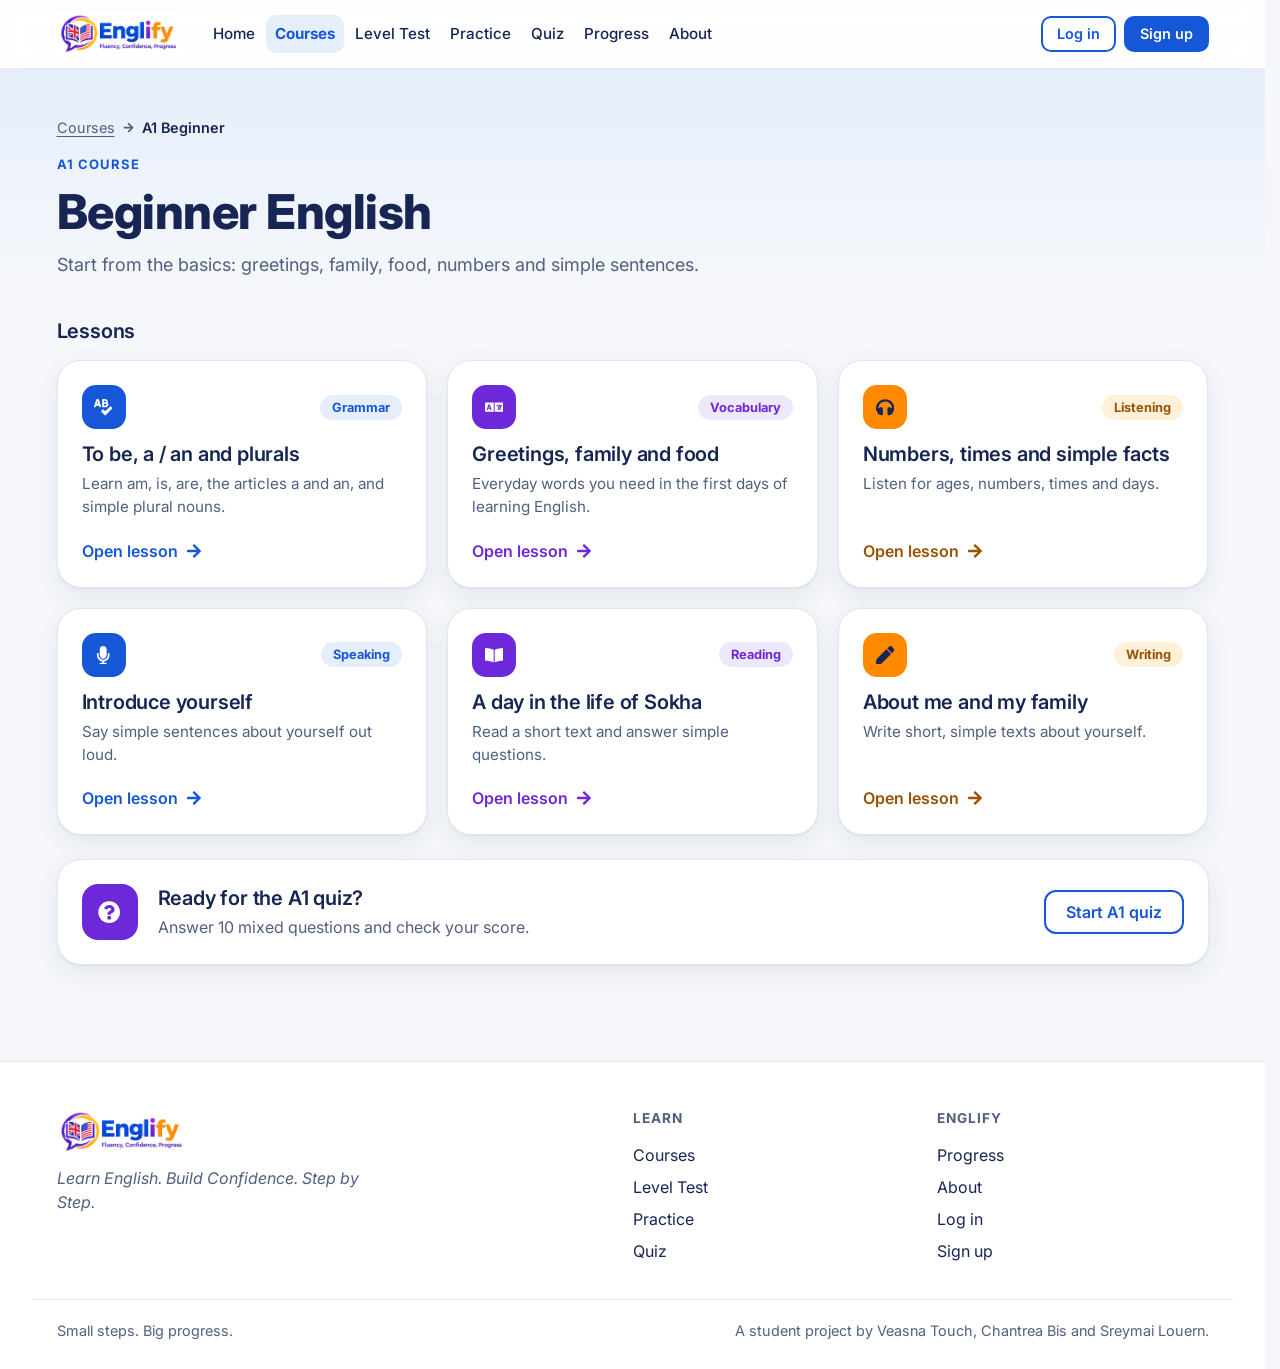
<file: course-a1.html>
<!DOCTYPE html>
<html lang="en">
<head>
  <meta charset="utf-8">
  <meta name="viewport" content="width=device-width, initial-scale=1, viewport-fit=cover">
  <title>A1 Beginner course | Englify</title>
  <meta name="description" content="Englify is a small web-based English learning website. Learn English step by step with lessons, practice and quizzes.">
  <meta name="theme-color" content="#1557D6">
  <link rel="icon" type="image/png" href="assets/favicon.png">
  <link rel="preconnect" href="https://fonts.googleapis.com">
  <link rel="preconnect" href="https://fonts.gstatic.com" crossorigin>
  <link href="https://fonts.googleapis.com/css2?family=Inter:wght@400;500;600;700;800&amp;display=swap" rel="stylesheet">
  <link rel="stylesheet" href="css/style.css">
</head>
<body>
  <a class="skip-link" href="#main">Skip to content</a>

  <header class="site-header">
    <input type="checkbox" id="navToggle" class="nav-toggle sr-only" aria-label="Open or close the menu">
    <div class="container header-inner">
      <a class="brand" href="index.html" aria-label="Englify home">
        <img src="assets/logo.png" alt="Englify: Fluency, Confidence, Progress" width="150" height="51">
      </a>
      <nav class="main-nav" aria-label="Main">
          <a data-nav="home" href="index.html">Home</a>
          <a data-nav="courses" href="courses.html" class="active" aria-current="page">Courses</a>
          <a data-nav="level-test" href="level-test.html">Level Test</a>
          <a data-nav="practice" href="practice.html">Practice</a>
          <a data-nav="quiz" href="quiz.html">Quiz</a>
          <a data-nav="progress" href="progress.html">Progress</a>
          <a data-nav="about" href="about.html">About</a>
        <div class="nav-auth">
          <a class="btn btn-secondary" href="login.html">Log in</a>
          <a class="btn btn-primary" href="signup.html">Sign up</a>
        </div>
      </nav>
      <div class="header-actions">
        <div class="user-slot">
          <a class="btn btn-secondary btn-sm" href="login.html">Log in</a>
          <a class="btn btn-primary btn-sm hide-sm" href="signup.html">Sign up</a>
        </div>
        <label for="navToggle" class="icon-btn menu-btn" aria-hidden="true"><svg class="i" viewBox="0 0 448 512" fill="currentColor" aria-hidden="true" focusable="false"><path d="M16 132h416c8.837 0 16-7.163 16-16V76c0-8.837-7.163-16-16-16H16C7.163 60 0 67.163 0 76v40c0 8.837 7.163 16 16 16zm0 160h416c8.837 0 16-7.163 16-16v-40c0-8.837-7.163-16-16-16H16c-8.837 0-16 7.163-16 16v40c0 8.837 7.163 16 16 16zm0 160h416c8.837 0 16-7.163 16-16v-40c0-8.837-7.163-16-16-16H16c-8.837 0-16 7.163-16 16v40c0 8.837 7.163 16 16 16z"></path></svg></label>
      </div>
    </div>
  </header>

  <main id="main" tabindex="-1">

    <header class="page-head tone-blue"><div class="container"><nav class="crumbs" aria-label="Breadcrumb"><a href="courses.html">Courses</a> <svg class="i" viewBox="0 0 448 512" fill="currentColor" aria-hidden="true" focusable="false"><path d="M190.5 66.9l22.2-22.2c9.4-9.4 24.6-9.4 33.9 0L441 239c9.4 9.4 9.4 24.6 0 33.9L246.6 467.3c-9.4 9.4-24.6 9.4-33.9 0l-22.2-22.2c-9.5-9.5-9.3-25 .4-34.3L311.4 296H24c-13.3 0-24-10.7-24-24v-32c0-13.3 10.7-24 24-24h287.4L190.9 101.2c-9.8-9.3-10-24.8-.4-34.3z"></path></svg> <span>A1 Beginner</span></nav>
      <p class="eyebrow">A1 course</p><h1>Beginner English</h1><p class="lead">Start from the basics: greetings, family, food, numbers and simple sentences.</p></div></header>
    <section class="section-tight"><div class="container"><h2 class="h3">Lessons</h2><div class="grid grid-3">
      <a class="card lesson-card tone-blue" href="lesson-a1-grammar.html"><div class="lesson-top"><span class="bubble tone-blue"><svg class="i" viewBox="0 0 576 512" fill="currentColor" aria-hidden="true" focusable="false"><path d="M272 256h91.36c43.2 0 82-32.2 84.51-75.34a79.82 79.82 0 0 0-25.26-63.07 79.81 79.81 0 0 0 9.06-44.91C427.9 30.57 389.3 0 347 0h-75a16 16 0 0 0-16 16v224a16 16 0 0 0 16 16zm40-200h40a24 24 0 0 1 0 48h-40zm0 96h56a24 24 0 0 1 0 48h-56zM155.12 22.25A32 32 0 0 0 124.64 0H99.36a32 32 0 0 0-30.48 22.25L.59 235.73A16 16 0 0 0 16 256h24.93a16 16 0 0 0 15.42-11.73L68.29 208h87.42l11.94 36.27A16 16 0 0 0 183.07 256H208a16 16 0 0 0 15.42-20.27zM89.37 144L112 75.3l22.63 68.7zm482 132.48l-45.21-45.3a15.88 15.88 0 0 0-22.59 0l-151.5 151.5-55.41-55.5a15.88 15.88 0 0 0-22.59 0l-45.3 45.3a16 16 0 0 0 0 22.59l112 112.21a15.89 15.89 0 0 0 22.6 0l208-208.21a16 16 0 0 0-.02-22.59z"></path></svg></span><span class="tag tag-blue">Grammar</span></div>
        <h3>To be, a / an and plurals</h3><p>Learn am, is, are, the articles a and an, and simple plural nouns.</p><span class="go-link">Open lesson <svg class="i" viewBox="0 0 448 512" fill="currentColor" aria-hidden="true" focusable="false"><path d="M190.5 66.9l22.2-22.2c9.4-9.4 24.6-9.4 33.9 0L441 239c9.4 9.4 9.4 24.6 0 33.9L246.6 467.3c-9.4 9.4-24.6 9.4-33.9 0l-22.2-22.2c-9.5-9.5-9.3-25 .4-34.3L311.4 296H24c-13.3 0-24-10.7-24-24v-32c0-13.3 10.7-24 24-24h287.4L190.9 101.2c-9.8-9.3-10-24.8-.4-34.3z"></path></svg></span></a>
      <a class="card lesson-card tone-purple" href="lesson-a1-vocabulary.html"><div class="lesson-top"><span class="bubble tone-purple"><svg class="i" viewBox="0 0 640 512" fill="currentColor" aria-hidden="true" focusable="false"><path d="M152.1 236.2c-3.5-12.1-7.8-33.2-7.8-33.2h-.5s-4.3 21.1-7.8 33.2l-11.1 37.5H163zM616 96H336v320h280c13.3 0 24-10.7 24-24V120c0-13.3-10.7-24-24-24zm-24 120c0 6.6-5.4 12-12 12h-11.4c-6.9 23.6-21.7 47.4-42.7 69.9 8.4 6.4 17.1 12.5 26.1 18 5.5 3.4 7.3 10.5 4.1 16.2l-7.9 13.9c-3.4 5.9-10.9 7.8-16.7 4.3-12.6-7.8-24.5-16.1-35.4-24.9-10.9 8.7-22.7 17.1-35.4 24.9-5.8 3.5-13.3 1.6-16.7-4.3l-7.9-13.9c-3.2-5.6-1.4-12.8 4.2-16.2 9.3-5.7 18-11.7 26.1-18-7.9-8.4-14.9-17-21-25.7-4-5.7-2.2-13.6 3.7-17.1l6.5-3.9 7.3-4.3c5.4-3.2 12.4-1.7 16 3.4 5 7 10.8 14 17.4 20.9 13.5-14.2 23.8-28.9 30-43.2H412c-6.6 0-12-5.4-12-12v-16c0-6.6 5.4-12 12-12h64v-16c0-6.6 5.4-12 12-12h16c6.6 0 12 5.4 12 12v16h64c6.6 0 12 5.4 12 12zM0 120v272c0 13.3 10.7 24 24 24h280V96H24c-13.3 0-24 10.7-24 24zm58.9 216.1L116.4 167c1.7-4.9 6.2-8.1 11.4-8.1h32.5c5.1 0 9.7 3.3 11.4 8.1l57.5 169.1c2.6 7.8-3.1 15.9-11.4 15.9h-22.9a12 12 0 0 1-11.5-8.6l-9.4-31.9h-60.2l-9.1 31.8c-1.5 5.1-6.2 8.7-11.5 8.7H70.3c-8.2 0-14-8.1-11.4-15.9z"></path></svg></span><span class="tag tag-purple">Vocabulary</span></div>
        <h3>Greetings, family and food</h3><p>Everyday words you need in the first days of learning English.</p><span class="go-link">Open lesson <svg class="i" viewBox="0 0 448 512" fill="currentColor" aria-hidden="true" focusable="false"><path d="M190.5 66.9l22.2-22.2c9.4-9.4 24.6-9.4 33.9 0L441 239c9.4 9.4 9.4 24.6 0 33.9L246.6 467.3c-9.4 9.4-24.6 9.4-33.9 0l-22.2-22.2c-9.5-9.5-9.3-25 .4-34.3L311.4 296H24c-13.3 0-24-10.7-24-24v-32c0-13.3 10.7-24 24-24h287.4L190.9 101.2c-9.8-9.3-10-24.8-.4-34.3z"></path></svg></span></a>
      <a class="card lesson-card tone-orange" href="lesson-a1-listening.html"><div class="lesson-top"><span class="bubble tone-orange"><svg class="i" viewBox="0 0 512 512" fill="currentColor" aria-hidden="true" focusable="false"><path d="M256 32C114.52 32 0 146.496 0 288v48a32 32 0 0 0 17.689 28.622l14.383 7.191C34.083 431.903 83.421 480 144 480h24c13.255 0 24-10.745 24-24V280c0-13.255-10.745-24-24-24h-24c-31.342 0-59.671 12.879-80 33.627V288c0-105.869 86.131-192 192-192s192 86.131 192 192v1.627C427.671 268.879 399.342 256 368 256h-24c-13.255 0-24 10.745-24 24v176c0 13.255 10.745 24 24 24h24c60.579 0 109.917-48.098 111.928-108.187l14.382-7.191A32 32 0 0 0 512 336v-48c0-141.479-114.496-256-256-256z"></path></svg></span><span class="tag tag-orange">Listening</span></div>
        <h3>Numbers, times and simple facts</h3><p>Listen for ages, numbers, times and days.</p><span class="go-link">Open lesson <svg class="i" viewBox="0 0 448 512" fill="currentColor" aria-hidden="true" focusable="false"><path d="M190.5 66.9l22.2-22.2c9.4-9.4 24.6-9.4 33.9 0L441 239c9.4 9.4 9.4 24.6 0 33.9L246.6 467.3c-9.4 9.4-24.6 9.4-33.9 0l-22.2-22.2c-9.5-9.5-9.3-25 .4-34.3L311.4 296H24c-13.3 0-24-10.7-24-24v-32c0-13.3 10.7-24 24-24h287.4L190.9 101.2c-9.8-9.3-10-24.8-.4-34.3z"></path></svg></span></a>
      <a class="card lesson-card tone-blue" href="lesson-a1-speaking.html"><div class="lesson-top"><span class="bubble tone-blue"><svg class="i" viewBox="0 0 352 512" fill="currentColor" aria-hidden="true" focusable="false"><path d="M176 352c53.02 0 96-42.98 96-96V96c0-53.02-42.98-96-96-96S80 42.98 80 96v160c0 53.02 42.98 96 96 96zm160-160h-16c-8.84 0-16 7.16-16 16v48c0 74.8-64.49 134.82-140.79 127.38C96.71 376.89 48 317.11 48 250.3V208c0-8.84-7.16-16-16-16H16c-8.84 0-16 7.16-16 16v40.16c0 89.64 63.97 169.55 152 181.69V464H96c-8.84 0-16 7.16-16 16v16c0 8.84 7.16 16 16 16h160c8.84 0 16-7.16 16-16v-16c0-8.84-7.16-16-16-16h-56v-33.77C285.71 418.47 352 344.9 352 256v-48c0-8.84-7.16-16-16-16z"></path></svg></span><span class="tag tag-blue">Speaking</span></div>
        <h3>Introduce yourself</h3><p>Say simple sentences about yourself out loud.</p><span class="go-link">Open lesson <svg class="i" viewBox="0 0 448 512" fill="currentColor" aria-hidden="true" focusable="false"><path d="M190.5 66.9l22.2-22.2c9.4-9.4 24.6-9.4 33.9 0L441 239c9.4 9.4 9.4 24.6 0 33.9L246.6 467.3c-9.4 9.4-24.6 9.4-33.9 0l-22.2-22.2c-9.5-9.5-9.3-25 .4-34.3L311.4 296H24c-13.3 0-24-10.7-24-24v-32c0-13.3 10.7-24 24-24h287.4L190.9 101.2c-9.8-9.3-10-24.8-.4-34.3z"></path></svg></span></a>
      <a class="card lesson-card tone-purple" href="lesson-a1-reading.html"><div class="lesson-top"><span class="bubble tone-purple"><svg class="i" viewBox="0 0 576 512" fill="currentColor" aria-hidden="true" focusable="false"><path d="M542.22 32.05c-54.8 3.11-163.72 14.43-230.96 55.59-4.64 2.84-7.27 7.89-7.27 13.17v363.87c0 11.55 12.63 18.85 23.28 13.49 69.18-34.82 169.23-44.32 218.7-46.92 16.89-.89 30.02-14.43 30.02-30.66V62.75c.01-17.71-15.35-31.74-33.77-30.7zM264.73 87.64C197.5 46.48 88.58 35.17 33.78 32.05 15.36 31.01 0 45.04 0 62.75V400.6c0 16.24 13.13 29.78 30.02 30.66 49.49 2.6 149.59 12.11 218.77 46.95 10.62 5.35 23.21-1.94 23.21-13.46V100.63c0-5.29-2.62-10.14-7.27-12.99z"></path></svg></span><span class="tag tag-purple">Reading</span></div>
        <h3>A day in the life of Sokha</h3><p>Read a short text and answer simple questions.</p><span class="go-link">Open lesson <svg class="i" viewBox="0 0 448 512" fill="currentColor" aria-hidden="true" focusable="false"><path d="M190.5 66.9l22.2-22.2c9.4-9.4 24.6-9.4 33.9 0L441 239c9.4 9.4 9.4 24.6 0 33.9L246.6 467.3c-9.4 9.4-24.6 9.4-33.9 0l-22.2-22.2c-9.5-9.5-9.3-25 .4-34.3L311.4 296H24c-13.3 0-24-10.7-24-24v-32c0-13.3 10.7-24 24-24h287.4L190.9 101.2c-9.8-9.3-10-24.8-.4-34.3z"></path></svg></span></a>
      <a class="card lesson-card tone-orange" href="lesson-a1-writing.html"><div class="lesson-top"><span class="bubble tone-orange"><svg class="i" viewBox="0 0 512 512" fill="currentColor" aria-hidden="true" focusable="false"><path d="M290.74 93.24l128.02 128.02-277.99 277.99-114.14 12.6C11.35 513.54-1.56 500.62.14 485.34l12.7-114.22 277.9-277.88zm207.2-19.06l-60.11-60.11c-18.75-18.75-49.16-18.75-67.91 0l-56.55 56.55 128.02 128.02 56.55-56.55c18.75-18.76 18.75-49.16 0-67.91z"></path></svg></span><span class="tag tag-orange">Writing</span></div>
        <h3>About me and my family</h3><p>Write short, simple texts about yourself.</p><span class="go-link">Open lesson <svg class="i" viewBox="0 0 448 512" fill="currentColor" aria-hidden="true" focusable="false"><path d="M190.5 66.9l22.2-22.2c9.4-9.4 24.6-9.4 33.9 0L441 239c9.4 9.4 9.4 24.6 0 33.9L246.6 467.3c-9.4 9.4-24.6 9.4-33.9 0l-22.2-22.2c-9.5-9.5-9.3-25 .4-34.3L311.4 296H24c-13.3 0-24-10.7-24-24v-32c0-13.3 10.7-24 24-24h287.4L190.9 101.2c-9.8-9.3-10-24.8-.4-34.3z"></path></svg></span></a>
    </div>
    <div class="card quiz-cta"><div><span class="bubble tone-purple bubble-lg"><svg class="i" viewBox="0 0 512 512" fill="currentColor" aria-hidden="true" focusable="false"><path d="M504 256c0 136.997-111.043 248-248 248S8 392.997 8 256C8 119.083 119.043 8 256 8s248 111.083 248 248zM262.655 90c-54.497 0-89.255 22.957-116.549 63.758-3.536 5.286-2.353 12.415 2.715 16.258l34.699 26.31c5.205 3.947 12.621 3.008 16.665-2.122 17.864-22.658 30.113-35.797 57.303-35.797 20.429 0 45.698 13.148 45.698 32.958 0 14.976-12.363 22.667-32.534 33.976C247.128 238.528 216 254.941 216 296v4c0 6.627 5.373 12 12 12h56c6.627 0 12-5.373 12-12v-1.333c0-28.462 83.186-29.647 83.186-106.667 0-58.002-60.165-102-116.531-102zM256 338c-25.365 0-46 20.635-46 46 0 25.364 20.635 46 46 46s46-20.636 46-46c0-25.365-20.635-46-46-46z"></path></svg></span></div><div><h3>Ready for the A1 quiz?</h3><p>Answer 10 mixed questions and check your score.</p></div><a class="btn btn-secondary" href="quiz-a1.html">Start A1 quiz</a></div>
    </div></section>
  </main>

  <footer class="site-footer">
    <div class="container footer-grid">
      <div>
        <img class="footer-logo" src="assets/logo.png" alt="Englify" width="130" height="44">
        <p class="footer-tag">Learn English. Build Confidence. Step by Step.</p>
      </div>
      <nav aria-label="Footer">
        <h2>Learn</h2>
        <a href="courses.html">Courses</a><a href="level-test.html">Level Test</a><a href="practice.html">Practice</a><a href="quiz.html">Quiz</a>
      </nav>
      <nav aria-label="Footer, more">
        <h2>Englify</h2>
        <a href="progress.html">Progress</a><a href="about.html">About</a><a href="login.html">Log in</a><a href="signup.html">Sign up</a>
      </nav>
    </div>
    <div class="container footer-bottom">
      <span>Small steps. Big progress.</span>
      <span>A student project by Veasna Touch, Chantrea Bis and Sreymai Louern.</span>
    </div>
  </footer>

  <script src="js/englify.js"></script>
</body>
</html>
</file>
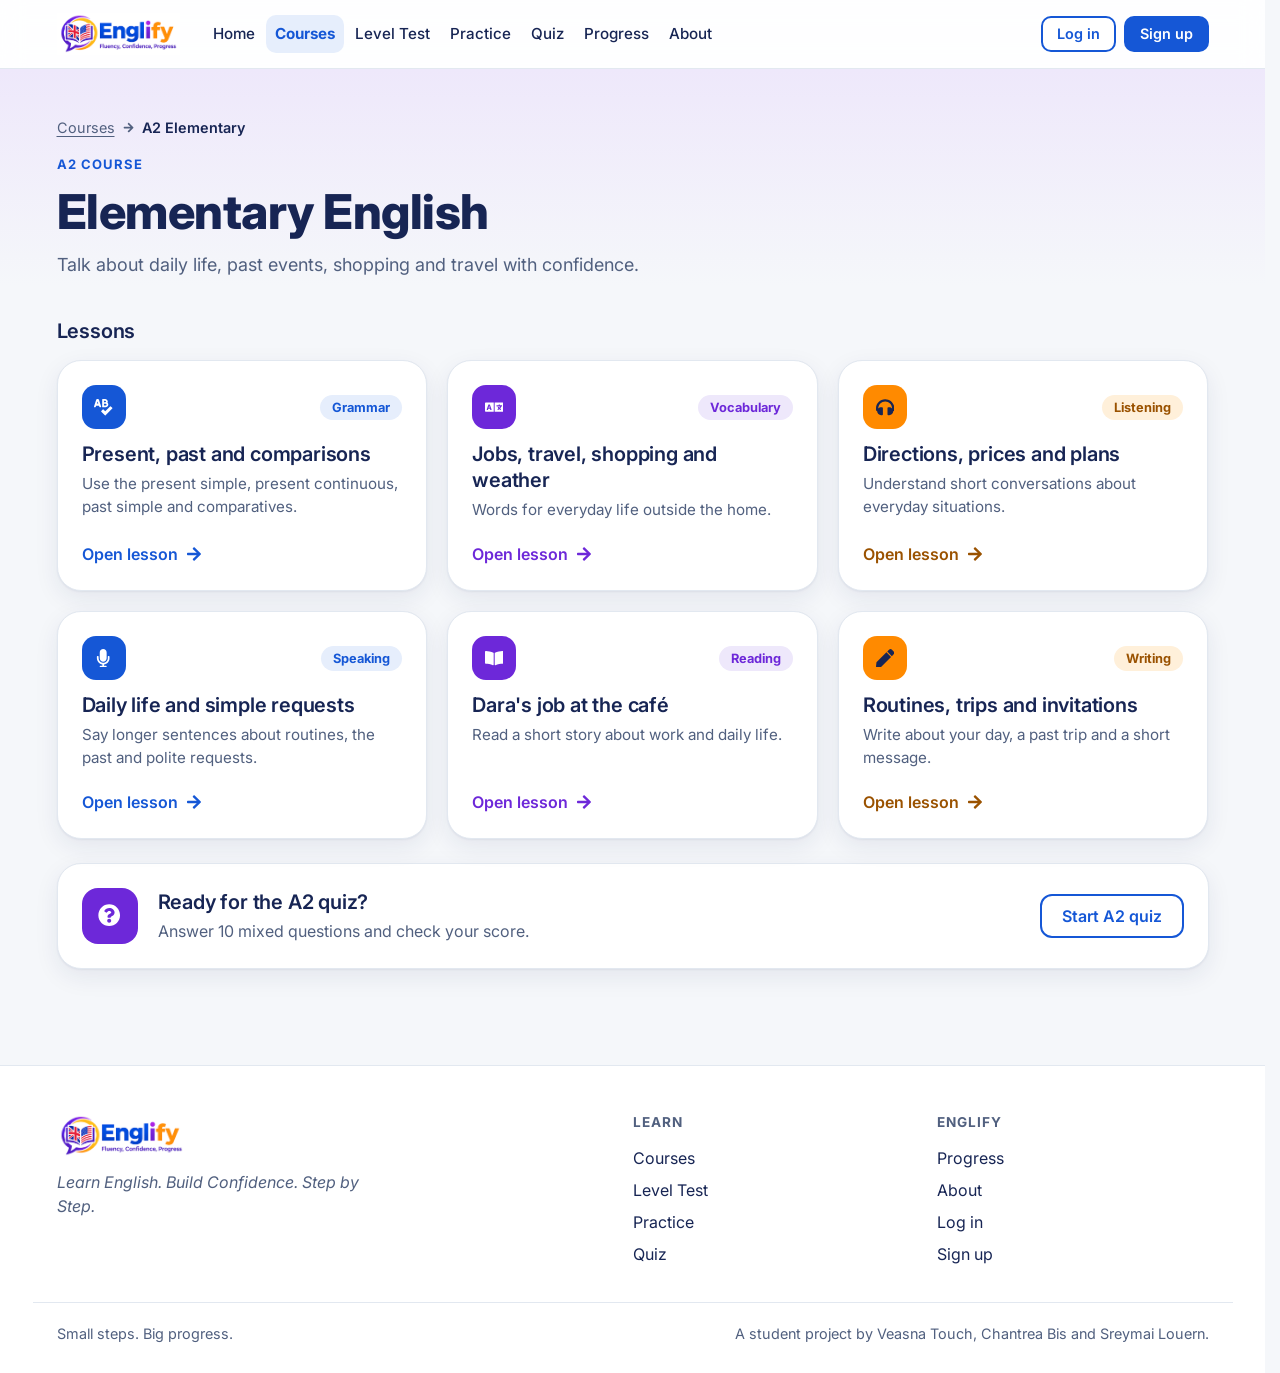
<file: course-a2.html>
<!DOCTYPE html>
<html lang="en">
<head>
  <meta charset="utf-8">
  <meta name="viewport" content="width=device-width, initial-scale=1, viewport-fit=cover">
  <title>A2 Elementary course | Englify</title>
  <meta name="description" content="Englify is a small web-based English learning website. Learn English step by step with lessons, practice and quizzes.">
  <meta name="theme-color" content="#1557D6">
  <link rel="icon" type="image/png" href="assets/favicon.png">
  <link rel="preconnect" href="https://fonts.googleapis.com">
  <link rel="preconnect" href="https://fonts.gstatic.com" crossorigin>
  <link href="https://fonts.googleapis.com/css2?family=Inter:wght@400;500;600;700;800&amp;display=swap" rel="stylesheet">
  <link rel="stylesheet" href="css/style.css">
</head>
<body>
  <a class="skip-link" href="#main">Skip to content</a>

  <header class="site-header">
    <input type="checkbox" id="navToggle" class="nav-toggle sr-only" aria-label="Open or close the menu">
    <div class="container header-inner">
      <a class="brand" href="index.html" aria-label="Englify home">
        <img src="assets/logo.png" alt="Englify: Fluency, Confidence, Progress" width="150" height="51">
      </a>
      <nav class="main-nav" aria-label="Main">
          <a data-nav="home" href="index.html">Home</a>
          <a data-nav="courses" href="courses.html" class="active" aria-current="page">Courses</a>
          <a data-nav="level-test" href="level-test.html">Level Test</a>
          <a data-nav="practice" href="practice.html">Practice</a>
          <a data-nav="quiz" href="quiz.html">Quiz</a>
          <a data-nav="progress" href="progress.html">Progress</a>
          <a data-nav="about" href="about.html">About</a>
        <div class="nav-auth">
          <a class="btn btn-secondary" href="login.html">Log in</a>
          <a class="btn btn-primary" href="signup.html">Sign up</a>
        </div>
      </nav>
      <div class="header-actions">
        <div class="user-slot">
          <a class="btn btn-secondary btn-sm" href="login.html">Log in</a>
          <a class="btn btn-primary btn-sm hide-sm" href="signup.html">Sign up</a>
        </div>
        <label for="navToggle" class="icon-btn menu-btn" aria-hidden="true"><svg class="i" viewBox="0 0 448 512" fill="currentColor" aria-hidden="true" focusable="false"><path d="M16 132h416c8.837 0 16-7.163 16-16V76c0-8.837-7.163-16-16-16H16C7.163 60 0 67.163 0 76v40c0 8.837 7.163 16 16 16zm0 160h416c8.837 0 16-7.163 16-16v-40c0-8.837-7.163-16-16-16H16c-8.837 0-16 7.163-16 16v40c0 8.837 7.163 16 16 16zm0 160h416c8.837 0 16-7.163 16-16v-40c0-8.837-7.163-16-16-16H16c-8.837 0-16 7.163-16 16v40c0 8.837 7.163 16 16 16z"></path></svg></label>
      </div>
    </div>
  </header>

  <main id="main" tabindex="-1">

    <header class="page-head tone-purple"><div class="container"><nav class="crumbs" aria-label="Breadcrumb"><a href="courses.html">Courses</a> <svg class="i" viewBox="0 0 448 512" fill="currentColor" aria-hidden="true" focusable="false"><path d="M190.5 66.9l22.2-22.2c9.4-9.4 24.6-9.4 33.9 0L441 239c9.4 9.4 9.4 24.6 0 33.9L246.6 467.3c-9.4 9.4-24.6 9.4-33.9 0l-22.2-22.2c-9.5-9.5-9.3-25 .4-34.3L311.4 296H24c-13.3 0-24-10.7-24-24v-32c0-13.3 10.7-24 24-24h287.4L190.9 101.2c-9.8-9.3-10-24.8-.4-34.3z"></path></svg> <span>A2 Elementary</span></nav>
      <p class="eyebrow">A2 course</p><h1>Elementary English</h1><p class="lead">Talk about daily life, past events, shopping and travel with confidence.</p></div></header>
    <section class="section-tight"><div class="container"><h2 class="h3">Lessons</h2><div class="grid grid-3">
      <a class="card lesson-card tone-blue" href="lesson-a2-grammar.html"><div class="lesson-top"><span class="bubble tone-blue"><svg class="i" viewBox="0 0 576 512" fill="currentColor" aria-hidden="true" focusable="false"><path d="M272 256h91.36c43.2 0 82-32.2 84.51-75.34a79.82 79.82 0 0 0-25.26-63.07 79.81 79.81 0 0 0 9.06-44.91C427.9 30.57 389.3 0 347 0h-75a16 16 0 0 0-16 16v224a16 16 0 0 0 16 16zm40-200h40a24 24 0 0 1 0 48h-40zm0 96h56a24 24 0 0 1 0 48h-56zM155.12 22.25A32 32 0 0 0 124.64 0H99.36a32 32 0 0 0-30.48 22.25L.59 235.73A16 16 0 0 0 16 256h24.93a16 16 0 0 0 15.42-11.73L68.29 208h87.42l11.94 36.27A16 16 0 0 0 183.07 256H208a16 16 0 0 0 15.42-20.27zM89.37 144L112 75.3l22.63 68.7zm482 132.48l-45.21-45.3a15.88 15.88 0 0 0-22.59 0l-151.5 151.5-55.41-55.5a15.88 15.88 0 0 0-22.59 0l-45.3 45.3a16 16 0 0 0 0 22.59l112 112.21a15.89 15.89 0 0 0 22.6 0l208-208.21a16 16 0 0 0-.02-22.59z"></path></svg></span><span class="tag tag-blue">Grammar</span></div>
        <h3>Present, past and comparisons</h3><p>Use the present simple, present continuous, past simple and comparatives.</p><span class="go-link">Open lesson <svg class="i" viewBox="0 0 448 512" fill="currentColor" aria-hidden="true" focusable="false"><path d="M190.5 66.9l22.2-22.2c9.4-9.4 24.6-9.4 33.9 0L441 239c9.4 9.4 9.4 24.6 0 33.9L246.6 467.3c-9.4 9.4-24.6 9.4-33.9 0l-22.2-22.2c-9.5-9.5-9.3-25 .4-34.3L311.4 296H24c-13.3 0-24-10.7-24-24v-32c0-13.3 10.7-24 24-24h287.4L190.9 101.2c-9.8-9.3-10-24.8-.4-34.3z"></path></svg></span></a>
      <a class="card lesson-card tone-purple" href="lesson-a2-vocabulary.html"><div class="lesson-top"><span class="bubble tone-purple"><svg class="i" viewBox="0 0 640 512" fill="currentColor" aria-hidden="true" focusable="false"><path d="M152.1 236.2c-3.5-12.1-7.8-33.2-7.8-33.2h-.5s-4.3 21.1-7.8 33.2l-11.1 37.5H163zM616 96H336v320h280c13.3 0 24-10.7 24-24V120c0-13.3-10.7-24-24-24zm-24 120c0 6.6-5.4 12-12 12h-11.4c-6.9 23.6-21.7 47.4-42.7 69.9 8.4 6.4 17.1 12.5 26.1 18 5.5 3.4 7.3 10.5 4.1 16.2l-7.9 13.9c-3.4 5.9-10.9 7.8-16.7 4.3-12.6-7.8-24.5-16.1-35.4-24.9-10.9 8.7-22.7 17.1-35.4 24.9-5.8 3.5-13.3 1.6-16.7-4.3l-7.9-13.9c-3.2-5.6-1.4-12.8 4.2-16.2 9.3-5.7 18-11.7 26.1-18-7.9-8.4-14.9-17-21-25.7-4-5.7-2.2-13.6 3.7-17.1l6.5-3.9 7.3-4.3c5.4-3.2 12.4-1.7 16 3.4 5 7 10.8 14 17.4 20.9 13.5-14.2 23.8-28.9 30-43.2H412c-6.6 0-12-5.4-12-12v-16c0-6.6 5.4-12 12-12h64v-16c0-6.6 5.4-12 12-12h16c6.6 0 12 5.4 12 12v16h64c6.6 0 12 5.4 12 12zM0 120v272c0 13.3 10.7 24 24 24h280V96H24c-13.3 0-24 10.7-24 24zm58.9 216.1L116.4 167c1.7-4.9 6.2-8.1 11.4-8.1h32.5c5.1 0 9.7 3.3 11.4 8.1l57.5 169.1c2.6 7.8-3.1 15.9-11.4 15.9h-22.9a12 12 0 0 1-11.5-8.6l-9.4-31.9h-60.2l-9.1 31.8c-1.5 5.1-6.2 8.7-11.5 8.7H70.3c-8.2 0-14-8.1-11.4-15.9z"></path></svg></span><span class="tag tag-purple">Vocabulary</span></div>
        <h3>Jobs, travel, shopping and weather</h3><p>Words for everyday life outside the home.</p><span class="go-link">Open lesson <svg class="i" viewBox="0 0 448 512" fill="currentColor" aria-hidden="true" focusable="false"><path d="M190.5 66.9l22.2-22.2c9.4-9.4 24.6-9.4 33.9 0L441 239c9.4 9.4 9.4 24.6 0 33.9L246.6 467.3c-9.4 9.4-24.6 9.4-33.9 0l-22.2-22.2c-9.5-9.5-9.3-25 .4-34.3L311.4 296H24c-13.3 0-24-10.7-24-24v-32c0-13.3 10.7-24 24-24h287.4L190.9 101.2c-9.8-9.3-10-24.8-.4-34.3z"></path></svg></span></a>
      <a class="card lesson-card tone-orange" href="lesson-a2-listening.html"><div class="lesson-top"><span class="bubble tone-orange"><svg class="i" viewBox="0 0 512 512" fill="currentColor" aria-hidden="true" focusable="false"><path d="M256 32C114.52 32 0 146.496 0 288v48a32 32 0 0 0 17.689 28.622l14.383 7.191C34.083 431.903 83.421 480 144 480h24c13.255 0 24-10.745 24-24V280c0-13.255-10.745-24-24-24h-24c-31.342 0-59.671 12.879-80 33.627V288c0-105.869 86.131-192 192-192s192 86.131 192 192v1.627C427.671 268.879 399.342 256 368 256h-24c-13.255 0-24 10.745-24 24v176c0 13.255 10.745 24 24 24h24c60.579 0 109.917-48.098 111.928-108.187l14.382-7.191A32 32 0 0 0 512 336v-48c0-141.479-114.496-256-256-256z"></path></svg></span><span class="tag tag-orange">Listening</span></div>
        <h3>Directions, prices and plans</h3><p>Understand short conversations about everyday situations.</p><span class="go-link">Open lesson <svg class="i" viewBox="0 0 448 512" fill="currentColor" aria-hidden="true" focusable="false"><path d="M190.5 66.9l22.2-22.2c9.4-9.4 24.6-9.4 33.9 0L441 239c9.4 9.4 9.4 24.6 0 33.9L246.6 467.3c-9.4 9.4-24.6 9.4-33.9 0l-22.2-22.2c-9.5-9.5-9.3-25 .4-34.3L311.4 296H24c-13.3 0-24-10.7-24-24v-32c0-13.3 10.7-24 24-24h287.4L190.9 101.2c-9.8-9.3-10-24.8-.4-34.3z"></path></svg></span></a>
      <a class="card lesson-card tone-blue" href="lesson-a2-speaking.html"><div class="lesson-top"><span class="bubble tone-blue"><svg class="i" viewBox="0 0 352 512" fill="currentColor" aria-hidden="true" focusable="false"><path d="M176 352c53.02 0 96-42.98 96-96V96c0-53.02-42.98-96-96-96S80 42.98 80 96v160c0 53.02 42.98 96 96 96zm160-160h-16c-8.84 0-16 7.16-16 16v48c0 74.8-64.49 134.82-140.79 127.38C96.71 376.89 48 317.11 48 250.3V208c0-8.84-7.16-16-16-16H16c-8.84 0-16 7.16-16 16v40.16c0 89.64 63.97 169.55 152 181.69V464H96c-8.84 0-16 7.16-16 16v16c0 8.84 7.16 16 16 16h160c8.84 0 16-7.16 16-16v-16c0-8.84-7.16-16-16-16h-56v-33.77C285.71 418.47 352 344.9 352 256v-48c0-8.84-7.16-16-16-16z"></path></svg></span><span class="tag tag-blue">Speaking</span></div>
        <h3>Daily life and simple requests</h3><p>Say longer sentences about routines, the past and polite requests.</p><span class="go-link">Open lesson <svg class="i" viewBox="0 0 448 512" fill="currentColor" aria-hidden="true" focusable="false"><path d="M190.5 66.9l22.2-22.2c9.4-9.4 24.6-9.4 33.9 0L441 239c9.4 9.4 9.4 24.6 0 33.9L246.6 467.3c-9.4 9.4-24.6 9.4-33.9 0l-22.2-22.2c-9.5-9.5-9.3-25 .4-34.3L311.4 296H24c-13.3 0-24-10.7-24-24v-32c0-13.3 10.7-24 24-24h287.4L190.9 101.2c-9.8-9.3-10-24.8-.4-34.3z"></path></svg></span></a>
      <a class="card lesson-card tone-purple" href="lesson-a2-reading.html"><div class="lesson-top"><span class="bubble tone-purple"><svg class="i" viewBox="0 0 576 512" fill="currentColor" aria-hidden="true" focusable="false"><path d="M542.22 32.05c-54.8 3.11-163.72 14.43-230.96 55.59-4.64 2.84-7.27 7.89-7.27 13.17v363.87c0 11.55 12.63 18.85 23.28 13.49 69.18-34.82 169.23-44.32 218.7-46.92 16.89-.89 30.02-14.43 30.02-30.66V62.75c.01-17.71-15.35-31.74-33.77-30.7zM264.73 87.64C197.5 46.48 88.58 35.17 33.78 32.05 15.36 31.01 0 45.04 0 62.75V400.6c0 16.24 13.13 29.78 30.02 30.66 49.49 2.6 149.59 12.11 218.77 46.95 10.62 5.35 23.21-1.94 23.21-13.46V100.63c0-5.29-2.62-10.14-7.27-12.99z"></path></svg></span><span class="tag tag-purple">Reading</span></div>
        <h3>Dara&#39;s job at the café</h3><p>Read a short story about work and daily life.</p><span class="go-link">Open lesson <svg class="i" viewBox="0 0 448 512" fill="currentColor" aria-hidden="true" focusable="false"><path d="M190.5 66.9l22.2-22.2c9.4-9.4 24.6-9.4 33.9 0L441 239c9.4 9.4 9.4 24.6 0 33.9L246.6 467.3c-9.4 9.4-24.6 9.4-33.9 0l-22.2-22.2c-9.5-9.5-9.3-25 .4-34.3L311.4 296H24c-13.3 0-24-10.7-24-24v-32c0-13.3 10.7-24 24-24h287.4L190.9 101.2c-9.8-9.3-10-24.8-.4-34.3z"></path></svg></span></a>
      <a class="card lesson-card tone-orange" href="lesson-a2-writing.html"><div class="lesson-top"><span class="bubble tone-orange"><svg class="i" viewBox="0 0 512 512" fill="currentColor" aria-hidden="true" focusable="false"><path d="M290.74 93.24l128.02 128.02-277.99 277.99-114.14 12.6C11.35 513.54-1.56 500.62.14 485.34l12.7-114.22 277.9-277.88zm207.2-19.06l-60.11-60.11c-18.75-18.75-49.16-18.75-67.91 0l-56.55 56.55 128.02 128.02 56.55-56.55c18.75-18.76 18.75-49.16 0-67.91z"></path></svg></span><span class="tag tag-orange">Writing</span></div>
        <h3>Routines, trips and invitations</h3><p>Write about your day, a past trip and a short message.</p><span class="go-link">Open lesson <svg class="i" viewBox="0 0 448 512" fill="currentColor" aria-hidden="true" focusable="false"><path d="M190.5 66.9l22.2-22.2c9.4-9.4 24.6-9.4 33.9 0L441 239c9.4 9.4 9.4 24.6 0 33.9L246.6 467.3c-9.4 9.4-24.6 9.4-33.9 0l-22.2-22.2c-9.5-9.5-9.3-25 .4-34.3L311.4 296H24c-13.3 0-24-10.7-24-24v-32c0-13.3 10.7-24 24-24h287.4L190.9 101.2c-9.8-9.3-10-24.8-.4-34.3z"></path></svg></span></a>
    </div>
    <div class="card quiz-cta"><div><span class="bubble tone-purple bubble-lg"><svg class="i" viewBox="0 0 512 512" fill="currentColor" aria-hidden="true" focusable="false"><path d="M504 256c0 136.997-111.043 248-248 248S8 392.997 8 256C8 119.083 119.043 8 256 8s248 111.083 248 248zM262.655 90c-54.497 0-89.255 22.957-116.549 63.758-3.536 5.286-2.353 12.415 2.715 16.258l34.699 26.31c5.205 3.947 12.621 3.008 16.665-2.122 17.864-22.658 30.113-35.797 57.303-35.797 20.429 0 45.698 13.148 45.698 32.958 0 14.976-12.363 22.667-32.534 33.976C247.128 238.528 216 254.941 216 296v4c0 6.627 5.373 12 12 12h56c6.627 0 12-5.373 12-12v-1.333c0-28.462 83.186-29.647 83.186-106.667 0-58.002-60.165-102-116.531-102zM256 338c-25.365 0-46 20.635-46 46 0 25.364 20.635 46 46 46s46-20.636 46-46c0-25.365-20.635-46-46-46z"></path></svg></span></div><div><h3>Ready for the A2 quiz?</h3><p>Answer 10 mixed questions and check your score.</p></div><a class="btn btn-secondary" href="quiz-a2.html">Start A2 quiz</a></div>
    </div></section>
  </main>

  <footer class="site-footer">
    <div class="container footer-grid">
      <div>
        <img class="footer-logo" src="assets/logo.png" alt="Englify" width="130" height="44">
        <p class="footer-tag">Learn English. Build Confidence. Step by Step.</p>
      </div>
      <nav aria-label="Footer">
        <h2>Learn</h2>
        <a href="courses.html">Courses</a><a href="level-test.html">Level Test</a><a href="practice.html">Practice</a><a href="quiz.html">Quiz</a>
      </nav>
      <nav aria-label="Footer, more">
        <h2>Englify</h2>
        <a href="progress.html">Progress</a><a href="about.html">About</a><a href="login.html">Log in</a><a href="signup.html">Sign up</a>
      </nav>
    </div>
    <div class="container footer-bottom">
      <span>Small steps. Big progress.</span>
      <span>A student project by Veasna Touch, Chantrea Bis and Sreymai Louern.</span>
    </div>
  </footer>

  <script src="js/englify.js"></script>
</body>
</html>
</file>
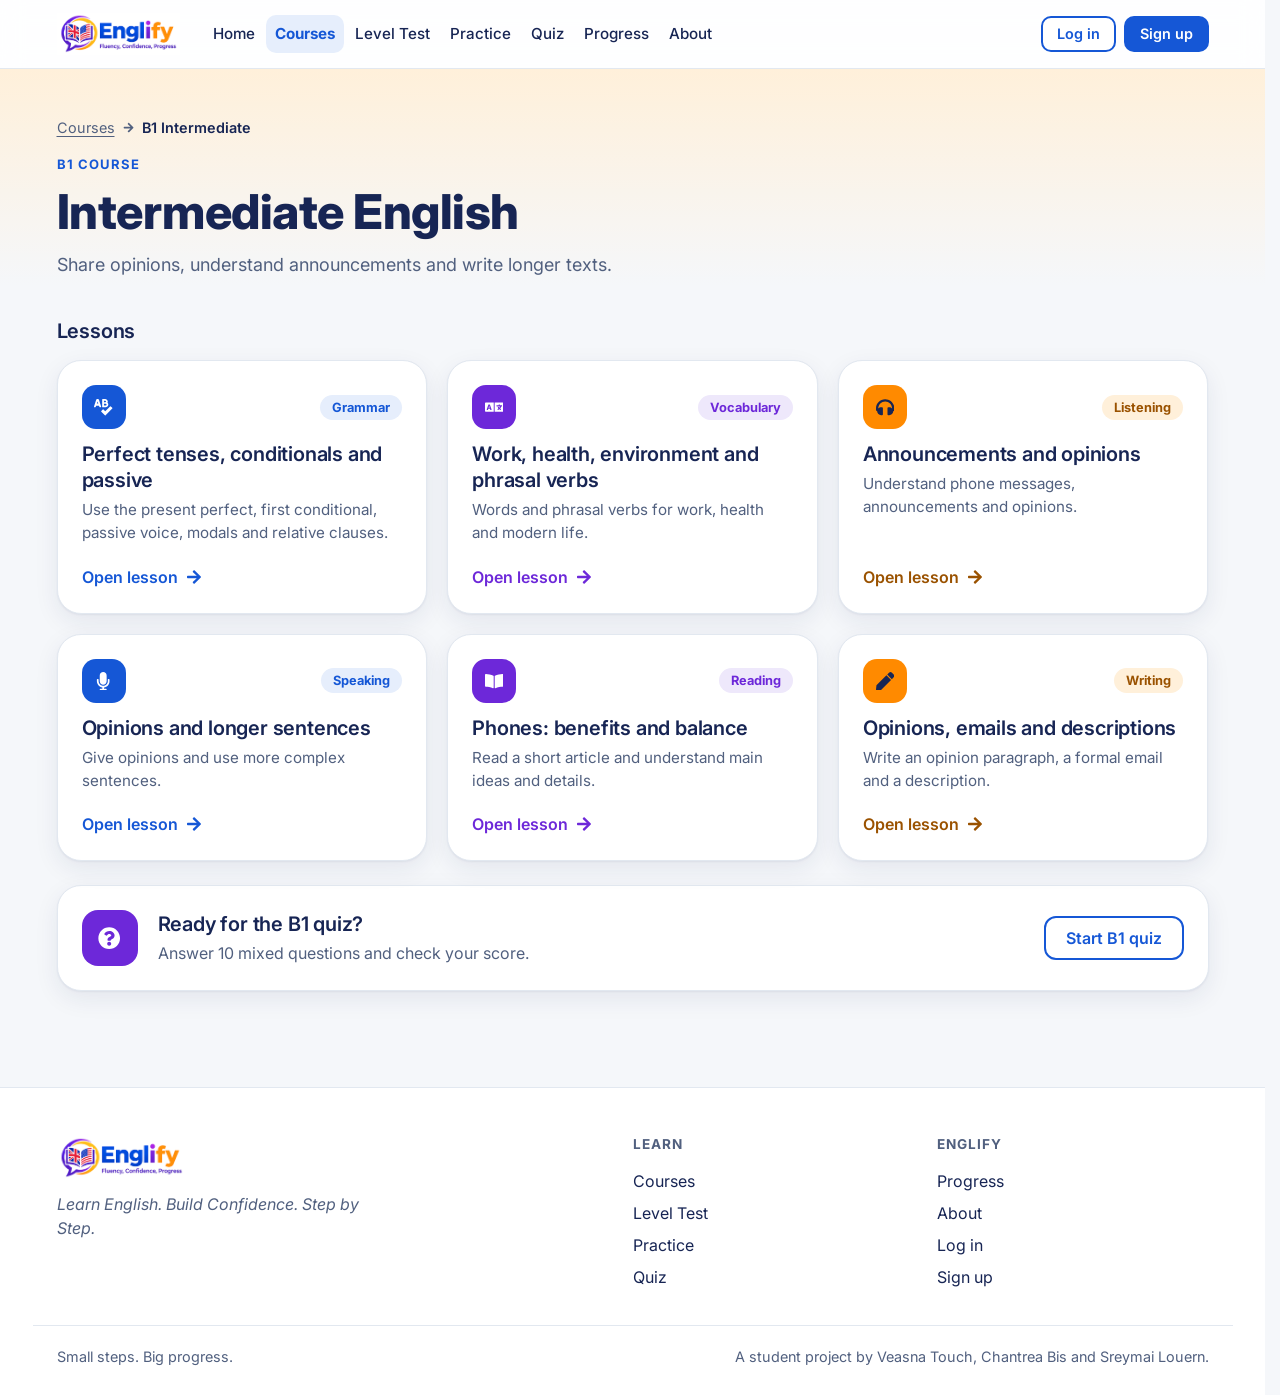
<file: course-b1.html>
<!DOCTYPE html>
<html lang="en">
<head>
  <meta charset="utf-8">
  <meta name="viewport" content="width=device-width, initial-scale=1, viewport-fit=cover">
  <title>B1 Intermediate course | Englify</title>
  <meta name="description" content="Englify is a small web-based English learning website. Learn English step by step with lessons, practice and quizzes.">
  <meta name="theme-color" content="#1557D6">
  <link rel="icon" type="image/png" href="assets/favicon.png">
  <link rel="preconnect" href="https://fonts.googleapis.com">
  <link rel="preconnect" href="https://fonts.gstatic.com" crossorigin>
  <link href="https://fonts.googleapis.com/css2?family=Inter:wght@400;500;600;700;800&amp;display=swap" rel="stylesheet">
  <link rel="stylesheet" href="css/style.css">
</head>
<body>
  <a class="skip-link" href="#main">Skip to content</a>

  <header class="site-header">
    <input type="checkbox" id="navToggle" class="nav-toggle sr-only" aria-label="Open or close the menu">
    <div class="container header-inner">
      <a class="brand" href="index.html" aria-label="Englify home">
        <img src="assets/logo.png" alt="Englify: Fluency, Confidence, Progress" width="150" height="51">
      </a>
      <nav class="main-nav" aria-label="Main">
          <a data-nav="home" href="index.html">Home</a>
          <a data-nav="courses" href="courses.html" class="active" aria-current="page">Courses</a>
          <a data-nav="level-test" href="level-test.html">Level Test</a>
          <a data-nav="practice" href="practice.html">Practice</a>
          <a data-nav="quiz" href="quiz.html">Quiz</a>
          <a data-nav="progress" href="progress.html">Progress</a>
          <a data-nav="about" href="about.html">About</a>
        <div class="nav-auth">
          <a class="btn btn-secondary" href="login.html">Log in</a>
          <a class="btn btn-primary" href="signup.html">Sign up</a>
        </div>
      </nav>
      <div class="header-actions">
        <div class="user-slot">
          <a class="btn btn-secondary btn-sm" href="login.html">Log in</a>
          <a class="btn btn-primary btn-sm hide-sm" href="signup.html">Sign up</a>
        </div>
        <label for="navToggle" class="icon-btn menu-btn" aria-hidden="true"><svg class="i" viewBox="0 0 448 512" fill="currentColor" aria-hidden="true" focusable="false"><path d="M16 132h416c8.837 0 16-7.163 16-16V76c0-8.837-7.163-16-16-16H16C7.163 60 0 67.163 0 76v40c0 8.837 7.163 16 16 16zm0 160h416c8.837 0 16-7.163 16-16v-40c0-8.837-7.163-16-16-16H16c-8.837 0-16 7.163-16 16v40c0 8.837 7.163 16 16 16zm0 160h416c8.837 0 16-7.163 16-16v-40c0-8.837-7.163-16-16-16H16c-8.837 0-16 7.163-16 16v40c0 8.837 7.163 16 16 16z"></path></svg></label>
      </div>
    </div>
  </header>

  <main id="main" tabindex="-1">

    <header class="page-head tone-orange"><div class="container"><nav class="crumbs" aria-label="Breadcrumb"><a href="courses.html">Courses</a> <svg class="i" viewBox="0 0 448 512" fill="currentColor" aria-hidden="true" focusable="false"><path d="M190.5 66.9l22.2-22.2c9.4-9.4 24.6-9.4 33.9 0L441 239c9.4 9.4 9.4 24.6 0 33.9L246.6 467.3c-9.4 9.4-24.6 9.4-33.9 0l-22.2-22.2c-9.5-9.5-9.3-25 .4-34.3L311.4 296H24c-13.3 0-24-10.7-24-24v-32c0-13.3 10.7-24 24-24h287.4L190.9 101.2c-9.8-9.3-10-24.8-.4-34.3z"></path></svg> <span>B1 Intermediate</span></nav>
      <p class="eyebrow">B1 course</p><h1>Intermediate English</h1><p class="lead">Share opinions, understand announcements and write longer texts.</p></div></header>
    <section class="section-tight"><div class="container"><h2 class="h3">Lessons</h2><div class="grid grid-3">
      <a class="card lesson-card tone-blue" href="lesson-b1-grammar.html"><div class="lesson-top"><span class="bubble tone-blue"><svg class="i" viewBox="0 0 576 512" fill="currentColor" aria-hidden="true" focusable="false"><path d="M272 256h91.36c43.2 0 82-32.2 84.51-75.34a79.82 79.82 0 0 0-25.26-63.07 79.81 79.81 0 0 0 9.06-44.91C427.9 30.57 389.3 0 347 0h-75a16 16 0 0 0-16 16v224a16 16 0 0 0 16 16zm40-200h40a24 24 0 0 1 0 48h-40zm0 96h56a24 24 0 0 1 0 48h-56zM155.12 22.25A32 32 0 0 0 124.64 0H99.36a32 32 0 0 0-30.48 22.25L.59 235.73A16 16 0 0 0 16 256h24.93a16 16 0 0 0 15.42-11.73L68.29 208h87.42l11.94 36.27A16 16 0 0 0 183.07 256H208a16 16 0 0 0 15.42-20.27zM89.37 144L112 75.3l22.63 68.7zm482 132.48l-45.21-45.3a15.88 15.88 0 0 0-22.59 0l-151.5 151.5-55.41-55.5a15.88 15.88 0 0 0-22.59 0l-45.3 45.3a16 16 0 0 0 0 22.59l112 112.21a15.89 15.89 0 0 0 22.6 0l208-208.21a16 16 0 0 0-.02-22.59z"></path></svg></span><span class="tag tag-blue">Grammar</span></div>
        <h3>Perfect tenses, conditionals and passive</h3><p>Use the present perfect, first conditional, passive voice, modals and relative clauses.</p><span class="go-link">Open lesson <svg class="i" viewBox="0 0 448 512" fill="currentColor" aria-hidden="true" focusable="false"><path d="M190.5 66.9l22.2-22.2c9.4-9.4 24.6-9.4 33.9 0L441 239c9.4 9.4 9.4 24.6 0 33.9L246.6 467.3c-9.4 9.4-24.6 9.4-33.9 0l-22.2-22.2c-9.5-9.5-9.3-25 .4-34.3L311.4 296H24c-13.3 0-24-10.7-24-24v-32c0-13.3 10.7-24 24-24h287.4L190.9 101.2c-9.8-9.3-10-24.8-.4-34.3z"></path></svg></span></a>
      <a class="card lesson-card tone-purple" href="lesson-b1-vocabulary.html"><div class="lesson-top"><span class="bubble tone-purple"><svg class="i" viewBox="0 0 640 512" fill="currentColor" aria-hidden="true" focusable="false"><path d="M152.1 236.2c-3.5-12.1-7.8-33.2-7.8-33.2h-.5s-4.3 21.1-7.8 33.2l-11.1 37.5H163zM616 96H336v320h280c13.3 0 24-10.7 24-24V120c0-13.3-10.7-24-24-24zm-24 120c0 6.6-5.4 12-12 12h-11.4c-6.9 23.6-21.7 47.4-42.7 69.9 8.4 6.4 17.1 12.5 26.1 18 5.5 3.4 7.3 10.5 4.1 16.2l-7.9 13.9c-3.4 5.9-10.9 7.8-16.7 4.3-12.6-7.8-24.5-16.1-35.4-24.9-10.9 8.7-22.7 17.1-35.4 24.9-5.8 3.5-13.3 1.6-16.7-4.3l-7.9-13.9c-3.2-5.6-1.4-12.8 4.2-16.2 9.3-5.7 18-11.7 26.1-18-7.9-8.4-14.9-17-21-25.7-4-5.7-2.2-13.6 3.7-17.1l6.5-3.9 7.3-4.3c5.4-3.2 12.4-1.7 16 3.4 5 7 10.8 14 17.4 20.9 13.5-14.2 23.8-28.9 30-43.2H412c-6.6 0-12-5.4-12-12v-16c0-6.6 5.4-12 12-12h64v-16c0-6.6 5.4-12 12-12h16c6.6 0 12 5.4 12 12v16h64c6.6 0 12 5.4 12 12zM0 120v272c0 13.3 10.7 24 24 24h280V96H24c-13.3 0-24 10.7-24 24zm58.9 216.1L116.4 167c1.7-4.9 6.2-8.1 11.4-8.1h32.5c5.1 0 9.7 3.3 11.4 8.1l57.5 169.1c2.6 7.8-3.1 15.9-11.4 15.9h-22.9a12 12 0 0 1-11.5-8.6l-9.4-31.9h-60.2l-9.1 31.8c-1.5 5.1-6.2 8.7-11.5 8.7H70.3c-8.2 0-14-8.1-11.4-15.9z"></path></svg></span><span class="tag tag-purple">Vocabulary</span></div>
        <h3>Work, health, environment and phrasal verbs</h3><p>Words and phrasal verbs for work, health and modern life.</p><span class="go-link">Open lesson <svg class="i" viewBox="0 0 448 512" fill="currentColor" aria-hidden="true" focusable="false"><path d="M190.5 66.9l22.2-22.2c9.4-9.4 24.6-9.4 33.9 0L441 239c9.4 9.4 9.4 24.6 0 33.9L246.6 467.3c-9.4 9.4-24.6 9.4-33.9 0l-22.2-22.2c-9.5-9.5-9.3-25 .4-34.3L311.4 296H24c-13.3 0-24-10.7-24-24v-32c0-13.3 10.7-24 24-24h287.4L190.9 101.2c-9.8-9.3-10-24.8-.4-34.3z"></path></svg></span></a>
      <a class="card lesson-card tone-orange" href="lesson-b1-listening.html"><div class="lesson-top"><span class="bubble tone-orange"><svg class="i" viewBox="0 0 512 512" fill="currentColor" aria-hidden="true" focusable="false"><path d="M256 32C114.52 32 0 146.496 0 288v48a32 32 0 0 0 17.689 28.622l14.383 7.191C34.083 431.903 83.421 480 144 480h24c13.255 0 24-10.745 24-24V280c0-13.255-10.745-24-24-24h-24c-31.342 0-59.671 12.879-80 33.627V288c0-105.869 86.131-192 192-192s192 86.131 192 192v1.627C427.671 268.879 399.342 256 368 256h-24c-13.255 0-24 10.745-24 24v176c0 13.255 10.745 24 24 24h24c60.579 0 109.917-48.098 111.928-108.187l14.382-7.191A32 32 0 0 0 512 336v-48c0-141.479-114.496-256-256-256z"></path></svg></span><span class="tag tag-orange">Listening</span></div>
        <h3>Announcements and opinions</h3><p>Understand phone messages, announcements and opinions.</p><span class="go-link">Open lesson <svg class="i" viewBox="0 0 448 512" fill="currentColor" aria-hidden="true" focusable="false"><path d="M190.5 66.9l22.2-22.2c9.4-9.4 24.6-9.4 33.9 0L441 239c9.4 9.4 9.4 24.6 0 33.9L246.6 467.3c-9.4 9.4-24.6 9.4-33.9 0l-22.2-22.2c-9.5-9.5-9.3-25 .4-34.3L311.4 296H24c-13.3 0-24-10.7-24-24v-32c0-13.3 10.7-24 24-24h287.4L190.9 101.2c-9.8-9.3-10-24.8-.4-34.3z"></path></svg></span></a>
      <a class="card lesson-card tone-blue" href="lesson-b1-speaking.html"><div class="lesson-top"><span class="bubble tone-blue"><svg class="i" viewBox="0 0 352 512" fill="currentColor" aria-hidden="true" focusable="false"><path d="M176 352c53.02 0 96-42.98 96-96V96c0-53.02-42.98-96-96-96S80 42.98 80 96v160c0 53.02 42.98 96 96 96zm160-160h-16c-8.84 0-16 7.16-16 16v48c0 74.8-64.49 134.82-140.79 127.38C96.71 376.89 48 317.11 48 250.3V208c0-8.84-7.16-16-16-16H16c-8.84 0-16 7.16-16 16v40.16c0 89.64 63.97 169.55 152 181.69V464H96c-8.84 0-16 7.16-16 16v16c0 8.84 7.16 16 16 16h160c8.84 0 16-7.16 16-16v-16c0-8.84-7.16-16-16-16h-56v-33.77C285.71 418.47 352 344.9 352 256v-48c0-8.84-7.16-16-16-16z"></path></svg></span><span class="tag tag-blue">Speaking</span></div>
        <h3>Opinions and longer sentences</h3><p>Give opinions and use more complex sentences.</p><span class="go-link">Open lesson <svg class="i" viewBox="0 0 448 512" fill="currentColor" aria-hidden="true" focusable="false"><path d="M190.5 66.9l22.2-22.2c9.4-9.4 24.6-9.4 33.9 0L441 239c9.4 9.4 9.4 24.6 0 33.9L246.6 467.3c-9.4 9.4-24.6 9.4-33.9 0l-22.2-22.2c-9.5-9.5-9.3-25 .4-34.3L311.4 296H24c-13.3 0-24-10.7-24-24v-32c0-13.3 10.7-24 24-24h287.4L190.9 101.2c-9.8-9.3-10-24.8-.4-34.3z"></path></svg></span></a>
      <a class="card lesson-card tone-purple" href="lesson-b1-reading.html"><div class="lesson-top"><span class="bubble tone-purple"><svg class="i" viewBox="0 0 576 512" fill="currentColor" aria-hidden="true" focusable="false"><path d="M542.22 32.05c-54.8 3.11-163.72 14.43-230.96 55.59-4.64 2.84-7.27 7.89-7.27 13.17v363.87c0 11.55 12.63 18.85 23.28 13.49 69.18-34.82 169.23-44.32 218.7-46.92 16.89-.89 30.02-14.43 30.02-30.66V62.75c.01-17.71-15.35-31.74-33.77-30.7zM264.73 87.64C197.5 46.48 88.58 35.17 33.78 32.05 15.36 31.01 0 45.04 0 62.75V400.6c0 16.24 13.13 29.78 30.02 30.66 49.49 2.6 149.59 12.11 218.77 46.95 10.62 5.35 23.21-1.94 23.21-13.46V100.63c0-5.29-2.62-10.14-7.27-12.99z"></path></svg></span><span class="tag tag-purple">Reading</span></div>
        <h3>Phones: benefits and balance</h3><p>Read a short article and understand main ideas and details.</p><span class="go-link">Open lesson <svg class="i" viewBox="0 0 448 512" fill="currentColor" aria-hidden="true" focusable="false"><path d="M190.5 66.9l22.2-22.2c9.4-9.4 24.6-9.4 33.9 0L441 239c9.4 9.4 9.4 24.6 0 33.9L246.6 467.3c-9.4 9.4-24.6 9.4-33.9 0l-22.2-22.2c-9.5-9.5-9.3-25 .4-34.3L311.4 296H24c-13.3 0-24-10.7-24-24v-32c0-13.3 10.7-24 24-24h287.4L190.9 101.2c-9.8-9.3-10-24.8-.4-34.3z"></path></svg></span></a>
      <a class="card lesson-card tone-orange" href="lesson-b1-writing.html"><div class="lesson-top"><span class="bubble tone-orange"><svg class="i" viewBox="0 0 512 512" fill="currentColor" aria-hidden="true" focusable="false"><path d="M290.74 93.24l128.02 128.02-277.99 277.99-114.14 12.6C11.35 513.54-1.56 500.62.14 485.34l12.7-114.22 277.9-277.88zm207.2-19.06l-60.11-60.11c-18.75-18.75-49.16-18.75-67.91 0l-56.55 56.55 128.02 128.02 56.55-56.55c18.75-18.76 18.75-49.16 0-67.91z"></path></svg></span><span class="tag tag-orange">Writing</span></div>
        <h3>Opinions, emails and descriptions</h3><p>Write an opinion paragraph, a formal email and a description.</p><span class="go-link">Open lesson <svg class="i" viewBox="0 0 448 512" fill="currentColor" aria-hidden="true" focusable="false"><path d="M190.5 66.9l22.2-22.2c9.4-9.4 24.6-9.4 33.9 0L441 239c9.4 9.4 9.4 24.6 0 33.9L246.6 467.3c-9.4 9.4-24.6 9.4-33.9 0l-22.2-22.2c-9.5-9.5-9.3-25 .4-34.3L311.4 296H24c-13.3 0-24-10.7-24-24v-32c0-13.3 10.7-24 24-24h287.4L190.9 101.2c-9.8-9.3-10-24.8-.4-34.3z"></path></svg></span></a>
    </div>
    <div class="card quiz-cta"><div><span class="bubble tone-purple bubble-lg"><svg class="i" viewBox="0 0 512 512" fill="currentColor" aria-hidden="true" focusable="false"><path d="M504 256c0 136.997-111.043 248-248 248S8 392.997 8 256C8 119.083 119.043 8 256 8s248 111.083 248 248zM262.655 90c-54.497 0-89.255 22.957-116.549 63.758-3.536 5.286-2.353 12.415 2.715 16.258l34.699 26.31c5.205 3.947 12.621 3.008 16.665-2.122 17.864-22.658 30.113-35.797 57.303-35.797 20.429 0 45.698 13.148 45.698 32.958 0 14.976-12.363 22.667-32.534 33.976C247.128 238.528 216 254.941 216 296v4c0 6.627 5.373 12 12 12h56c6.627 0 12-5.373 12-12v-1.333c0-28.462 83.186-29.647 83.186-106.667 0-58.002-60.165-102-116.531-102zM256 338c-25.365 0-46 20.635-46 46 0 25.364 20.635 46 46 46s46-20.636 46-46c0-25.365-20.635-46-46-46z"></path></svg></span></div><div><h3>Ready for the B1 quiz?</h3><p>Answer 10 mixed questions and check your score.</p></div><a class="btn btn-secondary" href="quiz-b1.html">Start B1 quiz</a></div>
    </div></section>
  </main>

  <footer class="site-footer">
    <div class="container footer-grid">
      <div>
        <img class="footer-logo" src="assets/logo.png" alt="Englify" width="130" height="44">
        <p class="footer-tag">Learn English. Build Confidence. Step by Step.</p>
      </div>
      <nav aria-label="Footer">
        <h2>Learn</h2>
        <a href="courses.html">Courses</a><a href="level-test.html">Level Test</a><a href="practice.html">Practice</a><a href="quiz.html">Quiz</a>
      </nav>
      <nav aria-label="Footer, more">
        <h2>Englify</h2>
        <a href="progress.html">Progress</a><a href="about.html">About</a><a href="login.html">Log in</a><a href="signup.html">Sign up</a>
      </nav>
    </div>
    <div class="container footer-bottom">
      <span>Small steps. Big progress.</span>
      <span>A student project by Veasna Touch, Chantrea Bis and Sreymai Louern.</span>
    </div>
  </footer>

  <script src="js/englify.js"></script>
</body>
</html>
</file>
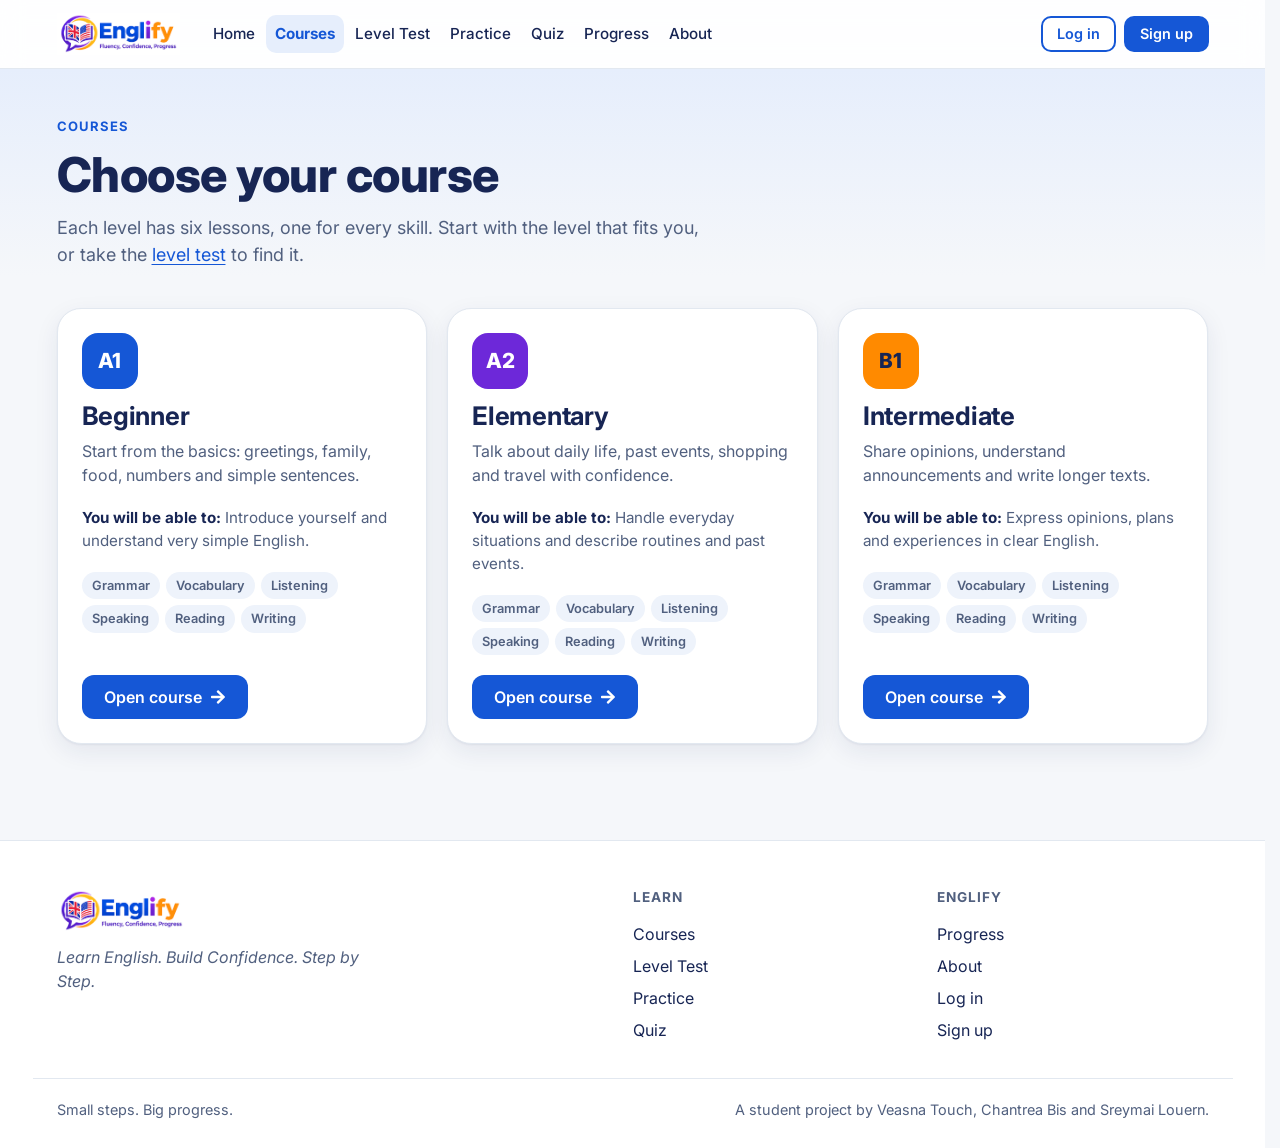
<file: courses.html>
<!DOCTYPE html>
<html lang="en">
<head>
  <meta charset="utf-8">
  <meta name="viewport" content="width=device-width, initial-scale=1, viewport-fit=cover">
  <title>Courses | Englify</title>
  <meta name="description" content="Englify is a small web-based English learning website. Learn English step by step with lessons, practice and quizzes.">
  <meta name="theme-color" content="#1557D6">
  <link rel="icon" type="image/png" href="assets/favicon.png">
  <link rel="preconnect" href="https://fonts.googleapis.com">
  <link rel="preconnect" href="https://fonts.gstatic.com" crossorigin>
  <link href="https://fonts.googleapis.com/css2?family=Inter:wght@400;500;600;700;800&amp;display=swap" rel="stylesheet">
  <link rel="stylesheet" href="css/style.css">
</head>
<body>
  <a class="skip-link" href="#main">Skip to content</a>

  <header class="site-header">
    <input type="checkbox" id="navToggle" class="nav-toggle sr-only" aria-label="Open or close the menu">
    <div class="container header-inner">
      <a class="brand" href="index.html" aria-label="Englify home">
        <img src="assets/logo.png" alt="Englify: Fluency, Confidence, Progress" width="150" height="51">
      </a>
      <nav class="main-nav" aria-label="Main">
          <a data-nav="home" href="index.html">Home</a>
          <a data-nav="courses" href="courses.html" class="active" aria-current="page">Courses</a>
          <a data-nav="level-test" href="level-test.html">Level Test</a>
          <a data-nav="practice" href="practice.html">Practice</a>
          <a data-nav="quiz" href="quiz.html">Quiz</a>
          <a data-nav="progress" href="progress.html">Progress</a>
          <a data-nav="about" href="about.html">About</a>
        <div class="nav-auth">
          <a class="btn btn-secondary" href="login.html">Log in</a>
          <a class="btn btn-primary" href="signup.html">Sign up</a>
        </div>
      </nav>
      <div class="header-actions">
        <div class="user-slot">
          <a class="btn btn-secondary btn-sm" href="login.html">Log in</a>
          <a class="btn btn-primary btn-sm hide-sm" href="signup.html">Sign up</a>
        </div>
        <label for="navToggle" class="icon-btn menu-btn" aria-hidden="true"><svg class="i" viewBox="0 0 448 512" fill="currentColor" aria-hidden="true" focusable="false"><path d="M16 132h416c8.837 0 16-7.163 16-16V76c0-8.837-7.163-16-16-16H16C7.163 60 0 67.163 0 76v40c0 8.837 7.163 16 16 16zm0 160h416c8.837 0 16-7.163 16-16v-40c0-8.837-7.163-16-16-16H16c-8.837 0-16 7.163-16 16v40c0 8.837 7.163 16 16 16zm0 160h416c8.837 0 16-7.163 16-16v-40c0-8.837-7.163-16-16-16H16c-8.837 0-16 7.163-16 16v40c0 8.837 7.163 16 16 16z"></path></svg></label>
      </div>
    </div>
  </header>

  <main id="main" tabindex="-1">

    <header class="page-head"><div class="container"><p class="eyebrow">Courses</p><h1>Choose your course</h1><p class="lead">Each level has six lessons, one for every skill. Start with the level that fits you, or take the <a href="level-test.html">level test</a> to find it.</p></div></header>
    <section class="section-tight"><div class="container"><div class="grid grid-3">
      <article class="card course-card tone-blue"><div class="course-top"><div class="level-badge">A1</div></div>
        <h2>Beginner</h2><p>Start from the basics: greetings, family, food, numbers and simple sentences.</p><p class="can"><strong>You will be able to:</strong> Introduce yourself and understand very simple English.</p>
        <ul class="skill-chips"><li>Grammar</li><li>Vocabulary</li><li>Listening</li><li>Speaking</li><li>Reading</li><li>Writing</li></ul>
        <a class="btn btn-primary" href="course-a1.html">Open course <svg class="i" viewBox="0 0 448 512" fill="currentColor" aria-hidden="true" focusable="false"><path d="M190.5 66.9l22.2-22.2c9.4-9.4 24.6-9.4 33.9 0L441 239c9.4 9.4 9.4 24.6 0 33.9L246.6 467.3c-9.4 9.4-24.6 9.4-33.9 0l-22.2-22.2c-9.5-9.5-9.3-25 .4-34.3L311.4 296H24c-13.3 0-24-10.7-24-24v-32c0-13.3 10.7-24 24-24h287.4L190.9 101.2c-9.8-9.3-10-24.8-.4-34.3z"></path></svg></a></article>
      <article class="card course-card tone-purple"><div class="course-top"><div class="level-badge">A2</div></div>
        <h2>Elementary</h2><p>Talk about daily life, past events, shopping and travel with confidence.</p><p class="can"><strong>You will be able to:</strong> Handle everyday situations and describe routines and past events.</p>
        <ul class="skill-chips"><li>Grammar</li><li>Vocabulary</li><li>Listening</li><li>Speaking</li><li>Reading</li><li>Writing</li></ul>
        <a class="btn btn-primary" href="course-a2.html">Open course <svg class="i" viewBox="0 0 448 512" fill="currentColor" aria-hidden="true" focusable="false"><path d="M190.5 66.9l22.2-22.2c9.4-9.4 24.6-9.4 33.9 0L441 239c9.4 9.4 9.4 24.6 0 33.9L246.6 467.3c-9.4 9.4-24.6 9.4-33.9 0l-22.2-22.2c-9.5-9.5-9.3-25 .4-34.3L311.4 296H24c-13.3 0-24-10.7-24-24v-32c0-13.3 10.7-24 24-24h287.4L190.9 101.2c-9.8-9.3-10-24.8-.4-34.3z"></path></svg></a></article>
      <article class="card course-card tone-orange"><div class="course-top"><div class="level-badge">B1</div></div>
        <h2>Intermediate</h2><p>Share opinions, understand announcements and write longer texts.</p><p class="can"><strong>You will be able to:</strong> Express opinions, plans and experiences in clear English.</p>
        <ul class="skill-chips"><li>Grammar</li><li>Vocabulary</li><li>Listening</li><li>Speaking</li><li>Reading</li><li>Writing</li></ul>
        <a class="btn btn-primary" href="course-b1.html">Open course <svg class="i" viewBox="0 0 448 512" fill="currentColor" aria-hidden="true" focusable="false"><path d="M190.5 66.9l22.2-22.2c9.4-9.4 24.6-9.4 33.9 0L441 239c9.4 9.4 9.4 24.6 0 33.9L246.6 467.3c-9.4 9.4-24.6 9.4-33.9 0l-22.2-22.2c-9.5-9.5-9.3-25 .4-34.3L311.4 296H24c-13.3 0-24-10.7-24-24v-32c0-13.3 10.7-24 24-24h287.4L190.9 101.2c-9.8-9.3-10-24.8-.4-34.3z"></path></svg></a></article>
    </div></div></section>
  </main>

  <footer class="site-footer">
    <div class="container footer-grid">
      <div>
        <img class="footer-logo" src="assets/logo.png" alt="Englify" width="130" height="44">
        <p class="footer-tag">Learn English. Build Confidence. Step by Step.</p>
      </div>
      <nav aria-label="Footer">
        <h2>Learn</h2>
        <a href="courses.html">Courses</a><a href="level-test.html">Level Test</a><a href="practice.html">Practice</a><a href="quiz.html">Quiz</a>
      </nav>
      <nav aria-label="Footer, more">
        <h2>Englify</h2>
        <a href="progress.html">Progress</a><a href="about.html">About</a><a href="login.html">Log in</a><a href="signup.html">Sign up</a>
      </nav>
    </div>
    <div class="container footer-bottom">
      <span>Small steps. Big progress.</span>
      <span>A student project by Veasna Touch, Chantrea Bis and Sreymai Louern.</span>
    </div>
  </footer>

  <script src="js/englify.js"></script>
</body>
</html>
</file>
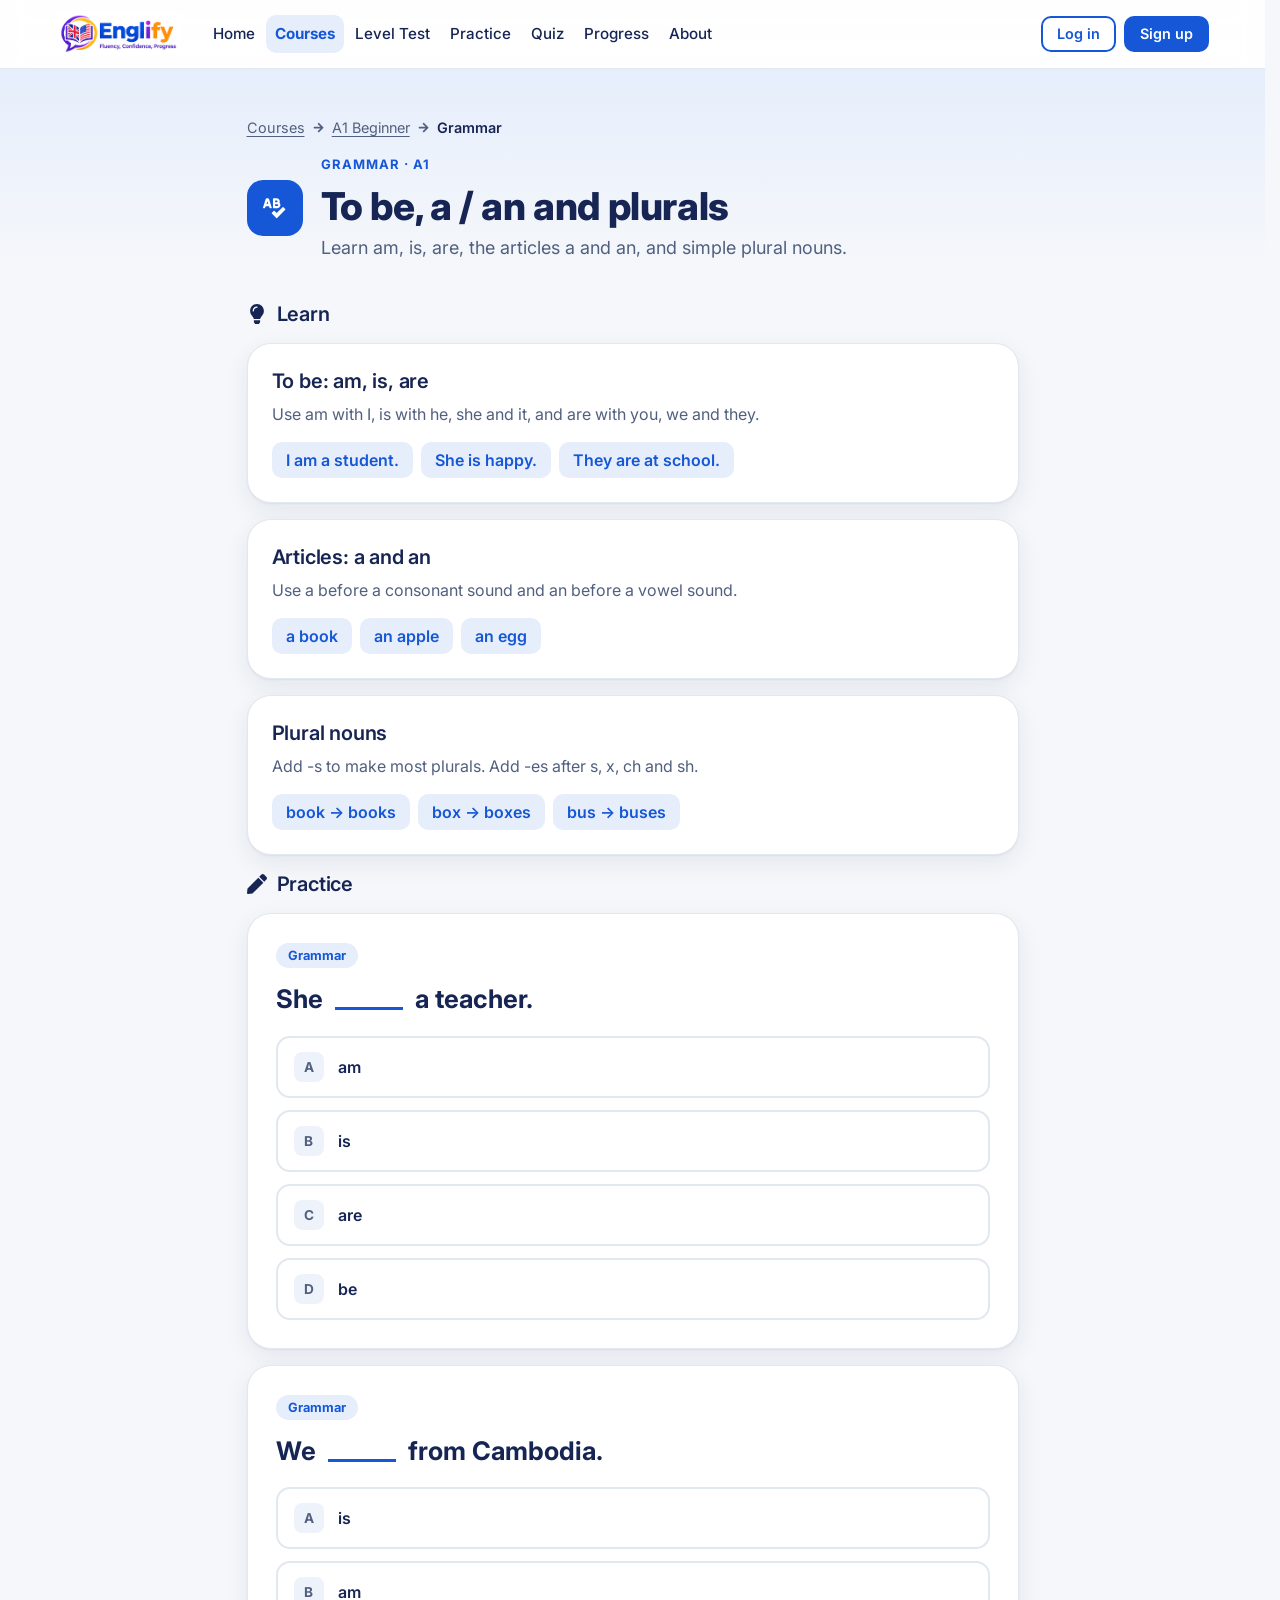
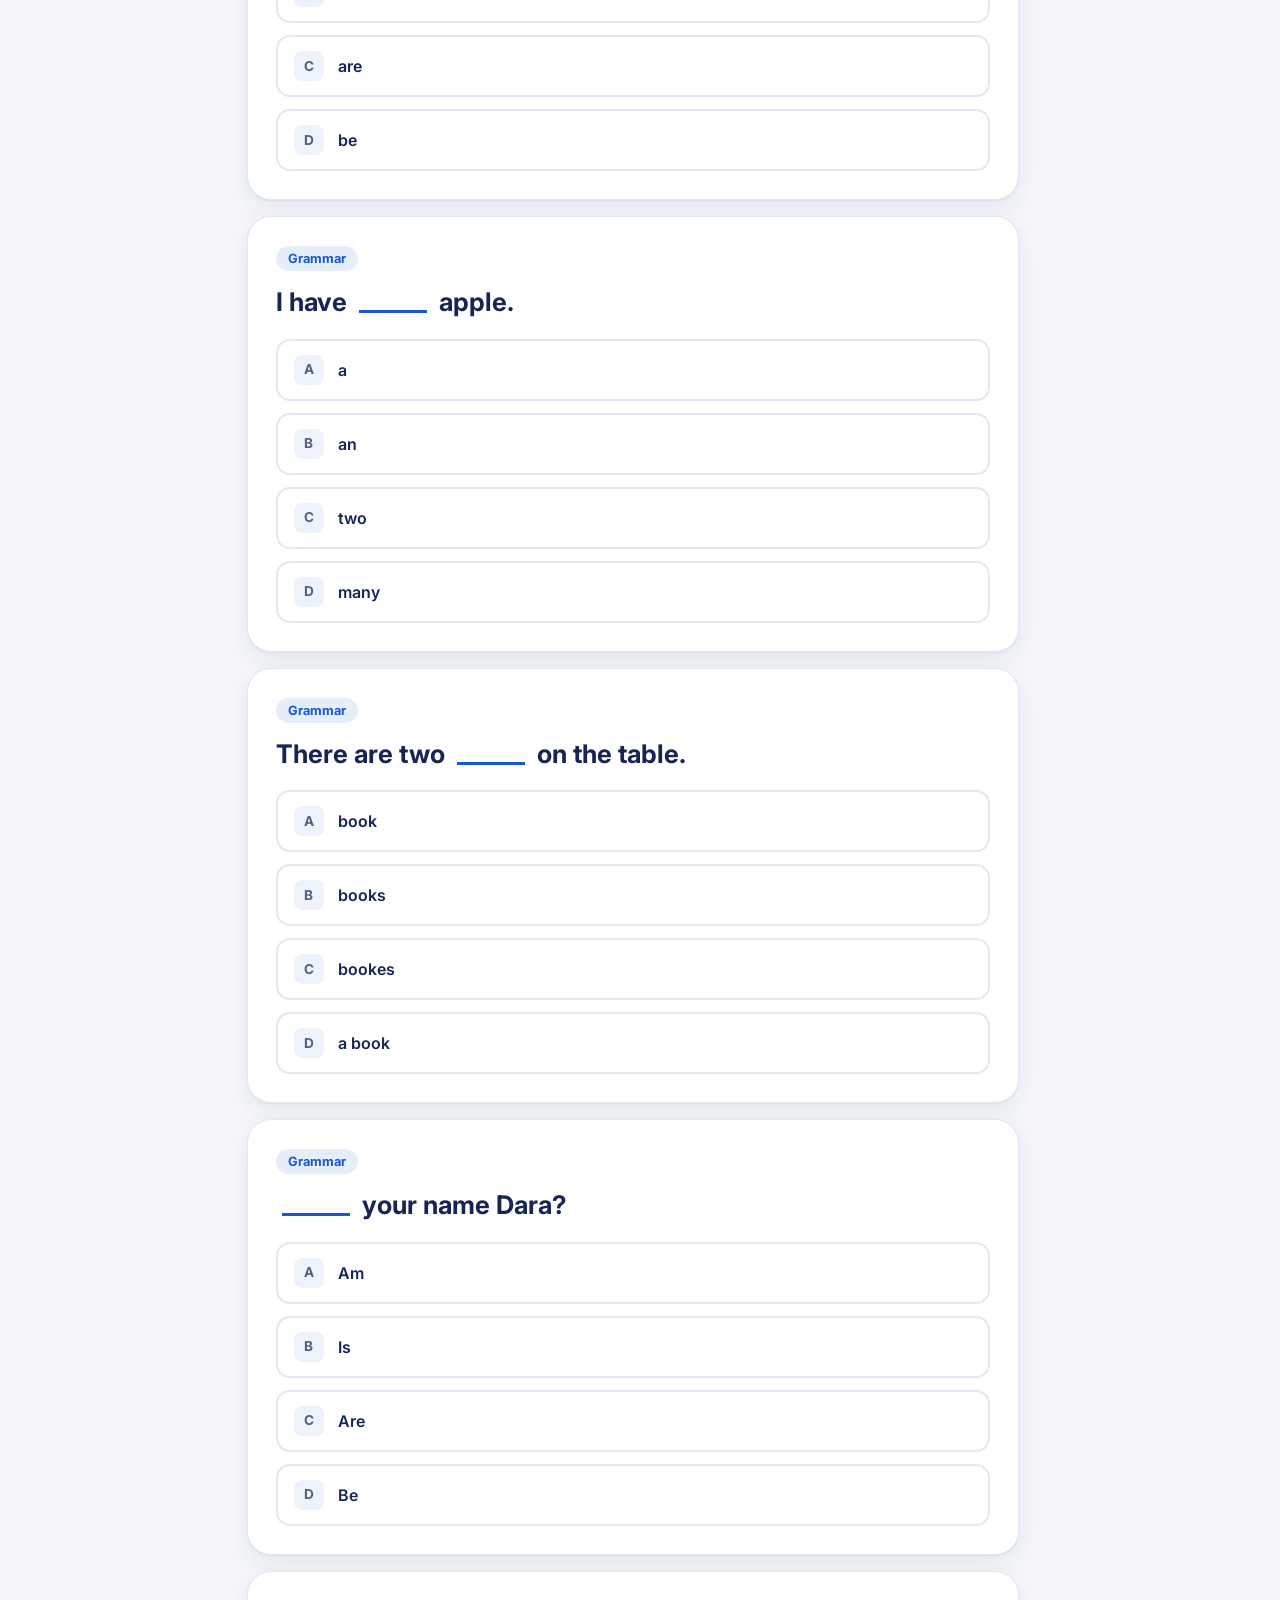
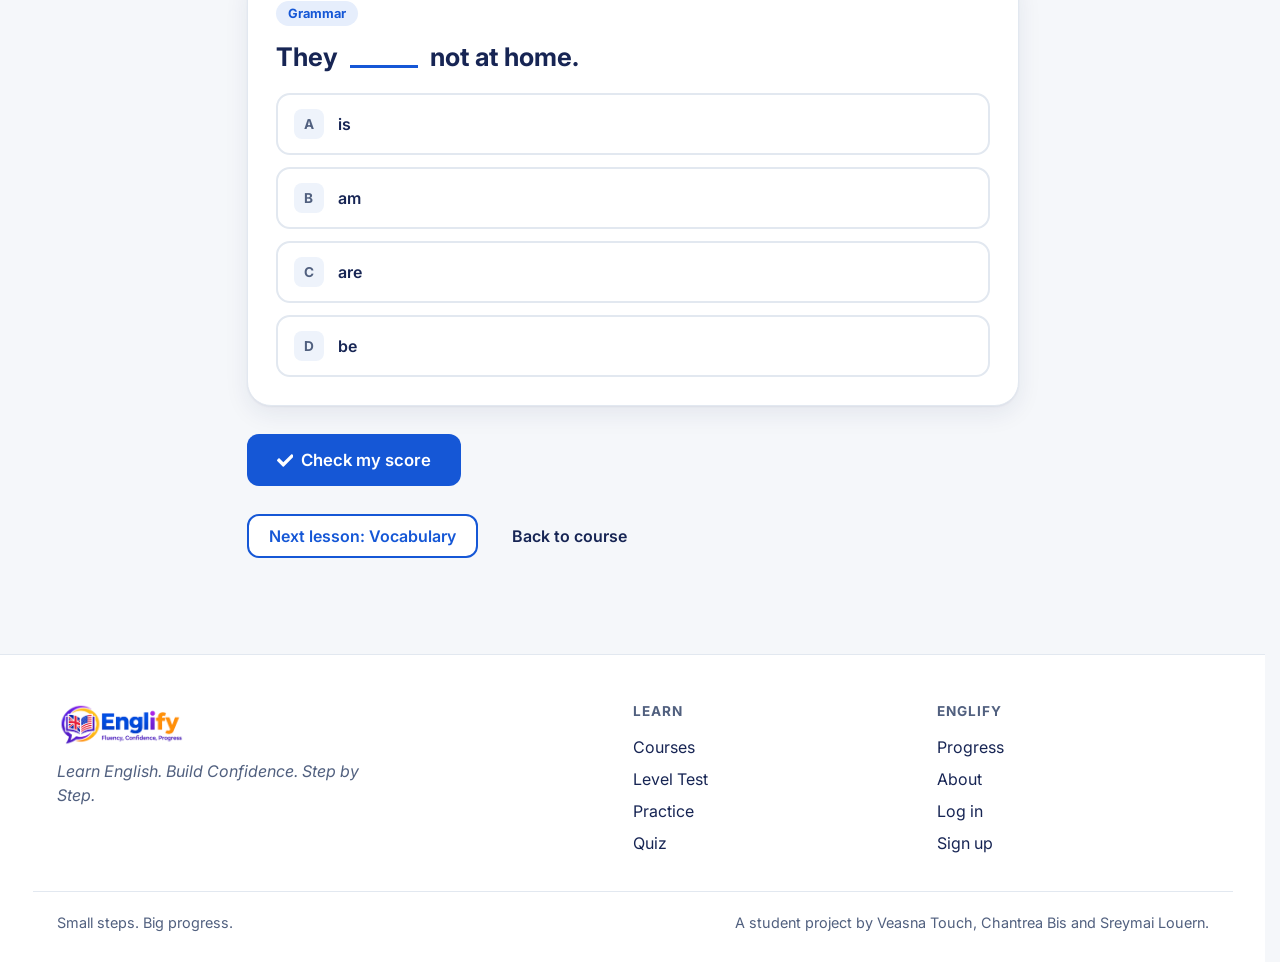
<file: lesson-a1-grammar.html>
<!DOCTYPE html>
<html lang="en">
<head>
  <meta charset="utf-8">
  <meta name="viewport" content="width=device-width, initial-scale=1, viewport-fit=cover">
  <title>To be, a / an and plurals (A1 Grammar) | Englify</title>
  <meta name="description" content="Englify is a small web-based English learning website. Learn English step by step with lessons, practice and quizzes.">
  <meta name="theme-color" content="#1557D6">
  <link rel="icon" type="image/png" href="assets/favicon.png">
  <link rel="preconnect" href="https://fonts.googleapis.com">
  <link rel="preconnect" href="https://fonts.gstatic.com" crossorigin>
  <link href="https://fonts.googleapis.com/css2?family=Inter:wght@400;500;600;700;800&amp;display=swap" rel="stylesheet">
  <link rel="stylesheet" href="css/style.css">
</head>
<body data-page="lesson-a1-grammar">
  <a class="skip-link" href="#main">Skip to content</a>

  <header class="site-header">
    <input type="checkbox" id="navToggle" class="nav-toggle sr-only" aria-label="Open or close the menu">
    <div class="container header-inner">
      <a class="brand" href="index.html" aria-label="Englify home">
        <img src="assets/logo.png" alt="Englify: Fluency, Confidence, Progress" width="150" height="51">
      </a>
      <nav class="main-nav" aria-label="Main">
          <a data-nav="home" href="index.html">Home</a>
          <a data-nav="courses" href="courses.html" class="active" aria-current="page">Courses</a>
          <a data-nav="level-test" href="level-test.html">Level Test</a>
          <a data-nav="practice" href="practice.html">Practice</a>
          <a data-nav="quiz" href="quiz.html">Quiz</a>
          <a data-nav="progress" href="progress.html">Progress</a>
          <a data-nav="about" href="about.html">About</a>
        <div class="nav-auth">
          <a class="btn btn-secondary" href="login.html">Log in</a>
          <a class="btn btn-primary" href="signup.html">Sign up</a>
        </div>
      </nav>
      <div class="header-actions">
        <div class="user-slot">
          <a class="btn btn-secondary btn-sm" href="login.html">Log in</a>
          <a class="btn btn-primary btn-sm hide-sm" href="signup.html">Sign up</a>
        </div>
        <label for="navToggle" class="icon-btn menu-btn" aria-hidden="true"><svg class="i" viewBox="0 0 448 512" fill="currentColor" aria-hidden="true" focusable="false"><path d="M16 132h416c8.837 0 16-7.163 16-16V76c0-8.837-7.163-16-16-16H16C7.163 60 0 67.163 0 76v40c0 8.837 7.163 16 16 16zm0 160h416c8.837 0 16-7.163 16-16v-40c0-8.837-7.163-16-16-16H16c-8.837 0-16 7.163-16 16v40c0 8.837 7.163 16 16 16zm0 160h416c8.837 0 16-7.163 16-16v-40c0-8.837-7.163-16-16-16H16c-8.837 0-16 7.163-16 16v40c0 8.837 7.163 16 16 16z"></path></svg></label>
      </div>
    </div>
  </header>

  <main id="main" tabindex="-1">

    <header class="page-head tone-blue"><div class="container narrow"><nav class="crumbs" aria-label="Breadcrumb"><a href="courses.html">Courses</a> <svg class="i" viewBox="0 0 448 512" fill="currentColor" aria-hidden="true" focusable="false"><path d="M190.5 66.9l22.2-22.2c9.4-9.4 24.6-9.4 33.9 0L441 239c9.4 9.4 9.4 24.6 0 33.9L246.6 467.3c-9.4 9.4-24.6 9.4-33.9 0l-22.2-22.2c-9.5-9.5-9.3-25 .4-34.3L311.4 296H24c-13.3 0-24-10.7-24-24v-32c0-13.3 10.7-24 24-24h287.4L190.9 101.2c-9.8-9.3-10-24.8-.4-34.3z"></path></svg> <a href="course-a1.html">A1 Beginner</a> <svg class="i" viewBox="0 0 448 512" fill="currentColor" aria-hidden="true" focusable="false"><path d="M190.5 66.9l22.2-22.2c9.4-9.4 24.6-9.4 33.9 0L441 239c9.4 9.4 9.4 24.6 0 33.9L246.6 467.3c-9.4 9.4-24.6 9.4-33.9 0l-22.2-22.2c-9.5-9.5-9.3-25 .4-34.3L311.4 296H24c-13.3 0-24-10.7-24-24v-32c0-13.3 10.7-24 24-24h287.4L190.9 101.2c-9.8-9.3-10-24.8-.4-34.3z"></path></svg> <span>Grammar</span></nav>
      <div class="lesson-title"><span class="bubble tone-blue bubble-lg"><svg class="i" viewBox="0 0 576 512" fill="currentColor" aria-hidden="true" focusable="false"><path d="M272 256h91.36c43.2 0 82-32.2 84.51-75.34a79.82 79.82 0 0 0-25.26-63.07 79.81 79.81 0 0 0 9.06-44.91C427.9 30.57 389.3 0 347 0h-75a16 16 0 0 0-16 16v224a16 16 0 0 0 16 16zm40-200h40a24 24 0 0 1 0 48h-40zm0 96h56a24 24 0 0 1 0 48h-56zM155.12 22.25A32 32 0 0 0 124.64 0H99.36a32 32 0 0 0-30.48 22.25L.59 235.73A16 16 0 0 0 16 256h24.93a16 16 0 0 0 15.42-11.73L68.29 208h87.42l11.94 36.27A16 16 0 0 0 183.07 256H208a16 16 0 0 0 15.42-20.27zM89.37 144L112 75.3l22.63 68.7zm482 132.48l-45.21-45.3a15.88 15.88 0 0 0-22.59 0l-151.5 151.5-55.41-55.5a15.88 15.88 0 0 0-22.59 0l-45.3 45.3a16 16 0 0 0 0 22.59l112 112.21a15.89 15.89 0 0 0 22.6 0l208-208.21a16 16 0 0 0-.02-22.59z"></path></svg></span><div><p class="eyebrow">Grammar · A1</p><h1>To be, a / an and plurals</h1><p class="lead">Learn am, is, are, the articles a and an, and simple plural nouns.</p></div></div></div></header>

    <section class="section-tight"><div class="container narrow">
      <h2 class="h3"><svg class="i" viewBox="0 0 352 512" fill="currentColor" aria-hidden="true" focusable="false"><path d="M96.06 454.35c.01 6.29 1.87 12.45 5.36 17.69l17.09 25.69a31.99 31.99 0 0 0 26.64 14.28h61.71a31.99 31.99 0 0 0 26.64-14.28l17.09-25.69a31.989 31.989 0 0 0 5.36-17.69l.04-38.35H96.01l.05 38.35zM0 176c0 44.37 16.45 84.85 43.56 115.78 16.52 18.85 42.36 58.23 52.21 91.45.04.26.07.52.11.78h160.24c.04-.26.07-.51.11-.78 9.85-33.22 35.69-72.6 52.21-91.45C335.55 260.85 352 220.37 352 176 352 78.61 272.91-.3 175.45 0 73.44.31 0 82.97 0 176zm176-80c-44.11 0-80 35.89-80 80 0 8.84-7.16 16-16 16s-16-7.16-16-16c0-61.76 50.24-112 112-112 8.84 0 16 7.16 16 16s-7.16 16-16 16z"></path></svg> Learn</h2>
      <article class="card learn-block"><h3>To be: am, is, are</h3><p>Use am with I, is with he, she and it, and are with you, we and they.</p><ul class="examples"><li>I am a student.</li><li>She is happy.</li><li>They are at school.</li></ul></article>
      <article class="card learn-block"><h3>Articles: a and an</h3><p>Use a before a consonant sound and an before a vowel sound.</p><ul class="examples"><li>a book</li><li>an apple</li><li>an egg</li></ul></article>
      <article class="card learn-block"><h3>Plural nouns</h3><p>Add -s to make most plurals. Add -es after s, x, ch and sh.</p><ul class="examples"><li>book → books</li><li>box → boxes</li><li>bus → buses</li></ul></article>

      <h2 class="h3" id="practice"><svg class="i" viewBox="0 0 512 512" fill="currentColor" aria-hidden="true" focusable="false"><path d="M290.74 93.24l128.02 128.02-277.99 277.99-114.14 12.6C11.35 513.54-1.56 500.62.14 485.34l12.7-114.22 277.9-277.88zm207.2-19.06l-60.11-60.11c-18.75-18.75-49.16-18.75-67.91 0l-56.55 56.55 128.02 128.02 56.55-56.55c18.75-18.76 18.75-49.16 0-67.91z"></path></svg> Practice</h2>
      <div class="card q" role="radiogroup" aria-labelledby="q1t" data-scored>
        <span class="tag tag-blue q-skill">Grammar</span>
        <p class="q-text" id="q1t">She <span class="blank" aria-label="blank"></span> a teacher.</p>
        <div class="options">
          <label class="option"><input type="radio" name="q1" value="0"><span class="opt-key">A</span><span class="opt-text">am</span></label>
          <label class="option"><input type="radio" name="q1" value="1" data-right><span class="opt-key">B</span><span class="opt-text">is</span></label>
          <label class="option"><input type="radio" name="q1" value="2"><span class="opt-key">C</span><span class="opt-text">are</span></label>
          <label class="option"><input type="radio" name="q1" value="3"><span class="opt-key">D</span><span class="opt-text">be</span></label>
        </div>
        <div class="fb ok"><strong><svg class="i" viewBox="0 0 512 512" fill="currentColor" aria-hidden="true" focusable="false"><path d="M504 256c0 136.967-111.033 248-248 248S8 392.967 8 256 119.033 8 256 8s248 111.033 248 248zM227.314 387.314l184-184c6.248-6.248 6.248-16.379 0-22.627l-22.627-22.627c-6.248-6.249-16.379-6.249-22.628 0L216 308.118l-70.059-70.059c-6.248-6.248-16.379-6.248-22.628 0l-22.627 22.627c-6.248 6.248-6.248 16.379 0 22.627l104 104c6.249 6.249 16.379 6.249 22.628.001z"></path></svg> Correct!</strong><p>Use is with she, he and it.</p></div>
        <div class="fb bad"><strong><svg class="i" viewBox="0 0 512 512" fill="currentColor" aria-hidden="true" focusable="false"><path d="M256 8C119 8 8 119 8 256s111 248 248 248 248-111 248-248S393 8 256 8zm121.6 313.1c4.7 4.7 4.7 12.3 0 17L338 377.6c-4.7 4.7-12.3 4.7-17 0L256 312l-65.1 65.6c-4.7 4.7-12.3 4.7-17 0L134.4 338c-4.7-4.7-4.7-12.3 0-17l65.6-65-65.6-65.1c-4.7-4.7-4.7-12.3 0-17l39.6-39.6c4.7-4.7 12.3-4.7 17 0l65 65.7 65.1-65.6c4.7-4.7 12.3-4.7 17 0l39.6 39.6c4.7 4.7 4.7 12.3 0 17L312 256l65.6 65.1z"></path></svg> Not quite.</strong><p>The answer is <b>is</b>. Use is with she, he and it.</p></div>
      </div>
      <div class="card q" role="radiogroup" aria-labelledby="q2t" data-scored>
        <span class="tag tag-blue q-skill">Grammar</span>
        <p class="q-text" id="q2t">We <span class="blank" aria-label="blank"></span> from Cambodia.</p>
        <div class="options">
          <label class="option"><input type="radio" name="q2" value="0"><span class="opt-key">A</span><span class="opt-text">is</span></label>
          <label class="option"><input type="radio" name="q2" value="1"><span class="opt-key">B</span><span class="opt-text">am</span></label>
          <label class="option"><input type="radio" name="q2" value="2" data-right><span class="opt-key">C</span><span class="opt-text">are</span></label>
          <label class="option"><input type="radio" name="q2" value="3"><span class="opt-key">D</span><span class="opt-text">be</span></label>
        </div>
        <div class="fb ok"><strong><svg class="i" viewBox="0 0 512 512" fill="currentColor" aria-hidden="true" focusable="false"><path d="M504 256c0 136.967-111.033 248-248 248S8 392.967 8 256 119.033 8 256 8s248 111.033 248 248zM227.314 387.314l184-184c6.248-6.248 6.248-16.379 0-22.627l-22.627-22.627c-6.248-6.249-16.379-6.249-22.628 0L216 308.118l-70.059-70.059c-6.248-6.248-16.379-6.248-22.628 0l-22.627 22.627c-6.248 6.248-6.248 16.379 0 22.627l104 104c6.249 6.249 16.379 6.249 22.628.001z"></path></svg> Correct!</strong><p>Use are with we, you and they.</p></div>
        <div class="fb bad"><strong><svg class="i" viewBox="0 0 512 512" fill="currentColor" aria-hidden="true" focusable="false"><path d="M256 8C119 8 8 119 8 256s111 248 248 248 248-111 248-248S393 8 256 8zm121.6 313.1c4.7 4.7 4.7 12.3 0 17L338 377.6c-4.7 4.7-12.3 4.7-17 0L256 312l-65.1 65.6c-4.7 4.7-12.3 4.7-17 0L134.4 338c-4.7-4.7-4.7-12.3 0-17l65.6-65-65.6-65.1c-4.7-4.7-4.7-12.3 0-17l39.6-39.6c4.7-4.7 12.3-4.7 17 0l65 65.7 65.1-65.6c4.7-4.7 12.3-4.7 17 0l39.6 39.6c4.7 4.7 4.7 12.3 0 17L312 256l65.6 65.1z"></path></svg> Not quite.</strong><p>The answer is <b>are</b>. Use are with we, you and they.</p></div>
      </div>
      <div class="card q" role="radiogroup" aria-labelledby="q3t" data-scored>
        <span class="tag tag-blue q-skill">Grammar</span>
        <p class="q-text" id="q3t">I have <span class="blank" aria-label="blank"></span> apple.</p>
        <div class="options">
          <label class="option"><input type="radio" name="q3" value="0"><span class="opt-key">A</span><span class="opt-text">a</span></label>
          <label class="option"><input type="radio" name="q3" value="1" data-right><span class="opt-key">B</span><span class="opt-text">an</span></label>
          <label class="option"><input type="radio" name="q3" value="2"><span class="opt-key">C</span><span class="opt-text">two</span></label>
          <label class="option"><input type="radio" name="q3" value="3"><span class="opt-key">D</span><span class="opt-text">many</span></label>
        </div>
        <div class="fb ok"><strong><svg class="i" viewBox="0 0 512 512" fill="currentColor" aria-hidden="true" focusable="false"><path d="M504 256c0 136.967-111.033 248-248 248S8 392.967 8 256 119.033 8 256 8s248 111.033 248 248zM227.314 387.314l184-184c6.248-6.248 6.248-16.379 0-22.627l-22.627-22.627c-6.248-6.249-16.379-6.249-22.628 0L216 308.118l-70.059-70.059c-6.248-6.248-16.379-6.248-22.628 0l-22.627 22.627c-6.248 6.248-6.248 16.379 0 22.627l104 104c6.249 6.249 16.379 6.249 22.628.001z"></path></svg> Correct!</strong><p>Apple starts with a vowel sound, so we use an.</p></div>
        <div class="fb bad"><strong><svg class="i" viewBox="0 0 512 512" fill="currentColor" aria-hidden="true" focusable="false"><path d="M256 8C119 8 8 119 8 256s111 248 248 248 248-111 248-248S393 8 256 8zm121.6 313.1c4.7 4.7 4.7 12.3 0 17L338 377.6c-4.7 4.7-12.3 4.7-17 0L256 312l-65.1 65.6c-4.7 4.7-12.3 4.7-17 0L134.4 338c-4.7-4.7-4.7-12.3 0-17l65.6-65-65.6-65.1c-4.7-4.7-4.7-12.3 0-17l39.6-39.6c4.7-4.7 12.3-4.7 17 0l65 65.7 65.1-65.6c4.7-4.7 12.3-4.7 17 0l39.6 39.6c4.7 4.7 4.7 12.3 0 17L312 256l65.6 65.1z"></path></svg> Not quite.</strong><p>The answer is <b>an</b>. Apple starts with a vowel sound, so we use an.</p></div>
      </div>
      <div class="card q" role="radiogroup" aria-labelledby="q4t" data-scored>
        <span class="tag tag-blue q-skill">Grammar</span>
        <p class="q-text" id="q4t">There are two <span class="blank" aria-label="blank"></span> on the table.</p>
        <div class="options">
          <label class="option"><input type="radio" name="q4" value="0"><span class="opt-key">A</span><span class="opt-text">book</span></label>
          <label class="option"><input type="radio" name="q4" value="1" data-right><span class="opt-key">B</span><span class="opt-text">books</span></label>
          <label class="option"><input type="radio" name="q4" value="2"><span class="opt-key">C</span><span class="opt-text">bookes</span></label>
          <label class="option"><input type="radio" name="q4" value="3"><span class="opt-key">D</span><span class="opt-text">a book</span></label>
        </div>
        <div class="fb ok"><strong><svg class="i" viewBox="0 0 512 512" fill="currentColor" aria-hidden="true" focusable="false"><path d="M504 256c0 136.967-111.033 248-248 248S8 392.967 8 256 119.033 8 256 8s248 111.033 248 248zM227.314 387.314l184-184c6.248-6.248 6.248-16.379 0-22.627l-22.627-22.627c-6.248-6.249-16.379-6.249-22.628 0L216 308.118l-70.059-70.059c-6.248-6.248-16.379-6.248-22.628 0l-22.627 22.627c-6.248 6.248-6.248 16.379 0 22.627l104 104c6.249 6.249 16.379 6.249 22.628.001z"></path></svg> Correct!</strong><p>Two means more than one, so add -s.</p></div>
        <div class="fb bad"><strong><svg class="i" viewBox="0 0 512 512" fill="currentColor" aria-hidden="true" focusable="false"><path d="M256 8C119 8 8 119 8 256s111 248 248 248 248-111 248-248S393 8 256 8zm121.6 313.1c4.7 4.7 4.7 12.3 0 17L338 377.6c-4.7 4.7-12.3 4.7-17 0L256 312l-65.1 65.6c-4.7 4.7-12.3 4.7-17 0L134.4 338c-4.7-4.7-4.7-12.3 0-17l65.6-65-65.6-65.1c-4.7-4.7-4.7-12.3 0-17l39.6-39.6c4.7-4.7 12.3-4.7 17 0l65 65.7 65.1-65.6c4.7-4.7 12.3-4.7 17 0l39.6 39.6c4.7 4.7 4.7 12.3 0 17L312 256l65.6 65.1z"></path></svg> Not quite.</strong><p>The answer is <b>books</b>. Two means more than one, so add -s.</p></div>
      </div>
      <div class="card q" role="radiogroup" aria-labelledby="q5t" data-scored>
        <span class="tag tag-blue q-skill">Grammar</span>
        <p class="q-text" id="q5t"><span class="blank" aria-label="blank"></span> your name Dara?</p>
        <div class="options">
          <label class="option"><input type="radio" name="q5" value="0"><span class="opt-key">A</span><span class="opt-text">Am</span></label>
          <label class="option"><input type="radio" name="q5" value="1" data-right><span class="opt-key">B</span><span class="opt-text">Is</span></label>
          <label class="option"><input type="radio" name="q5" value="2"><span class="opt-key">C</span><span class="opt-text">Are</span></label>
          <label class="option"><input type="radio" name="q5" value="3"><span class="opt-key">D</span><span class="opt-text">Be</span></label>
        </div>
        <div class="fb ok"><strong><svg class="i" viewBox="0 0 512 512" fill="currentColor" aria-hidden="true" focusable="false"><path d="M504 256c0 136.967-111.033 248-248 248S8 392.967 8 256 119.033 8 256 8s248 111.033 248 248zM227.314 387.314l184-184c6.248-6.248 6.248-16.379 0-22.627l-22.627-22.627c-6.248-6.249-16.379-6.249-22.628 0L216 308.118l-70.059-70.059c-6.248-6.248-16.379-6.248-22.628 0l-22.627 22.627c-6.248 6.248-6.248 16.379 0 22.627l104 104c6.249 6.249 16.379 6.249 22.628.001z"></path></svg> Correct!</strong><p>Your name is one thing, so use is.</p></div>
        <div class="fb bad"><strong><svg class="i" viewBox="0 0 512 512" fill="currentColor" aria-hidden="true" focusable="false"><path d="M256 8C119 8 8 119 8 256s111 248 248 248 248-111 248-248S393 8 256 8zm121.6 313.1c4.7 4.7 4.7 12.3 0 17L338 377.6c-4.7 4.7-12.3 4.7-17 0L256 312l-65.1 65.6c-4.7 4.7-12.3 4.7-17 0L134.4 338c-4.7-4.7-4.7-12.3 0-17l65.6-65-65.6-65.1c-4.7-4.7-4.7-12.3 0-17l39.6-39.6c4.7-4.7 12.3-4.7 17 0l65 65.7 65.1-65.6c4.7-4.7 12.3-4.7 17 0l39.6 39.6c4.7 4.7 4.7 12.3 0 17L312 256l65.6 65.1z"></path></svg> Not quite.</strong><p>The answer is <b>Is</b>. Your name is one thing, so use is.</p></div>
      </div>
      <div class="card q" role="radiogroup" aria-labelledby="q6t" data-scored>
        <span class="tag tag-blue q-skill">Grammar</span>
        <p class="q-text" id="q6t">They <span class="blank" aria-label="blank"></span> not at home.</p>
        <div class="options">
          <label class="option"><input type="radio" name="q6" value="0"><span class="opt-key">A</span><span class="opt-text">is</span></label>
          <label class="option"><input type="radio" name="q6" value="1"><span class="opt-key">B</span><span class="opt-text">am</span></label>
          <label class="option"><input type="radio" name="q6" value="2" data-right><span class="opt-key">C</span><span class="opt-text">are</span></label>
          <label class="option"><input type="radio" name="q6" value="3"><span class="opt-key">D</span><span class="opt-text">be</span></label>
        </div>
        <div class="fb ok"><strong><svg class="i" viewBox="0 0 512 512" fill="currentColor" aria-hidden="true" focusable="false"><path d="M504 256c0 136.967-111.033 248-248 248S8 392.967 8 256 119.033 8 256 8s248 111.033 248 248zM227.314 387.314l184-184c6.248-6.248 6.248-16.379 0-22.627l-22.627-22.627c-6.248-6.249-16.379-6.249-22.628 0L216 308.118l-70.059-70.059c-6.248-6.248-16.379-6.248-22.628 0l-22.627 22.627c-6.248 6.248-6.248 16.379 0 22.627l104 104c6.249 6.249 16.379 6.249 22.628.001z"></path></svg> Correct!</strong><p>Use are with they.</p></div>
        <div class="fb bad"><strong><svg class="i" viewBox="0 0 512 512" fill="currentColor" aria-hidden="true" focusable="false"><path d="M256 8C119 8 8 119 8 256s111 248 248 248 248-111 248-248S393 8 256 8zm121.6 313.1c4.7 4.7 4.7 12.3 0 17L338 377.6c-4.7 4.7-12.3 4.7-17 0L256 312l-65.1 65.6c-4.7 4.7-12.3 4.7-17 0L134.4 338c-4.7-4.7-4.7-12.3 0-17l65.6-65-65.6-65.1c-4.7-4.7-4.7-12.3 0-17l39.6-39.6c4.7-4.7 12.3-4.7 17 0l65 65.7 65.1-65.6c4.7-4.7 12.3-4.7 17 0l39.6 39.6c4.7 4.7 4.7 12.3 0 17L312 256l65.6 65.1z"></path></svg> Not quite.</strong><p>The answer is <b>are</b>. Use are with they.</p></div>
      </div>
      <div class="lesson-cta"><button type="button" class="btn btn-primary btn-lg" data-score="lesson"><svg class="i" viewBox="0 0 512 512" fill="currentColor" aria-hidden="true" focusable="false"><path d="M173.898 439.404l-166.4-166.4c-9.997-9.997-9.997-26.206 0-36.204l36.203-36.204c9.997-9.998 26.207-9.998 36.204 0L192 312.69 432.095 72.596c9.997-9.997 26.207-9.997 36.204 0l36.203 36.204c9.997 9.997 9.997 26.206 0 36.204l-294.4 294.401c-9.998 9.997-26.207 9.997-36.204-.001z"></path></svg> Check my score</button></div>
      <div class="card score-card" id="score" aria-live="polite" hidden></div>
      <div class="lesson-cta"><a class="btn btn-secondary" href="lesson-a1-vocabulary.html">Next lesson: Vocabulary</a><a class="btn btn-ghost" href="course-a1.html">Back to course</a></div>
    </div></section>
  </main>

  <footer class="site-footer">
    <div class="container footer-grid">
      <div>
        <img class="footer-logo" src="assets/logo.png" alt="Englify" width="130" height="44">
        <p class="footer-tag">Learn English. Build Confidence. Step by Step.</p>
      </div>
      <nav aria-label="Footer">
        <h2>Learn</h2>
        <a href="courses.html">Courses</a><a href="level-test.html">Level Test</a><a href="practice.html">Practice</a><a href="quiz.html">Quiz</a>
      </nav>
      <nav aria-label="Footer, more">
        <h2>Englify</h2>
        <a href="progress.html">Progress</a><a href="about.html">About</a><a href="login.html">Log in</a><a href="signup.html">Sign up</a>
      </nav>
    </div>
    <div class="container footer-bottom">
      <span>Small steps. Big progress.</span>
      <span>A student project by Veasna Touch, Chantrea Bis and Sreymai Louern.</span>
    </div>
  </footer>

  <script src="js/englify.js"></script>
</body>
</html>
</file>
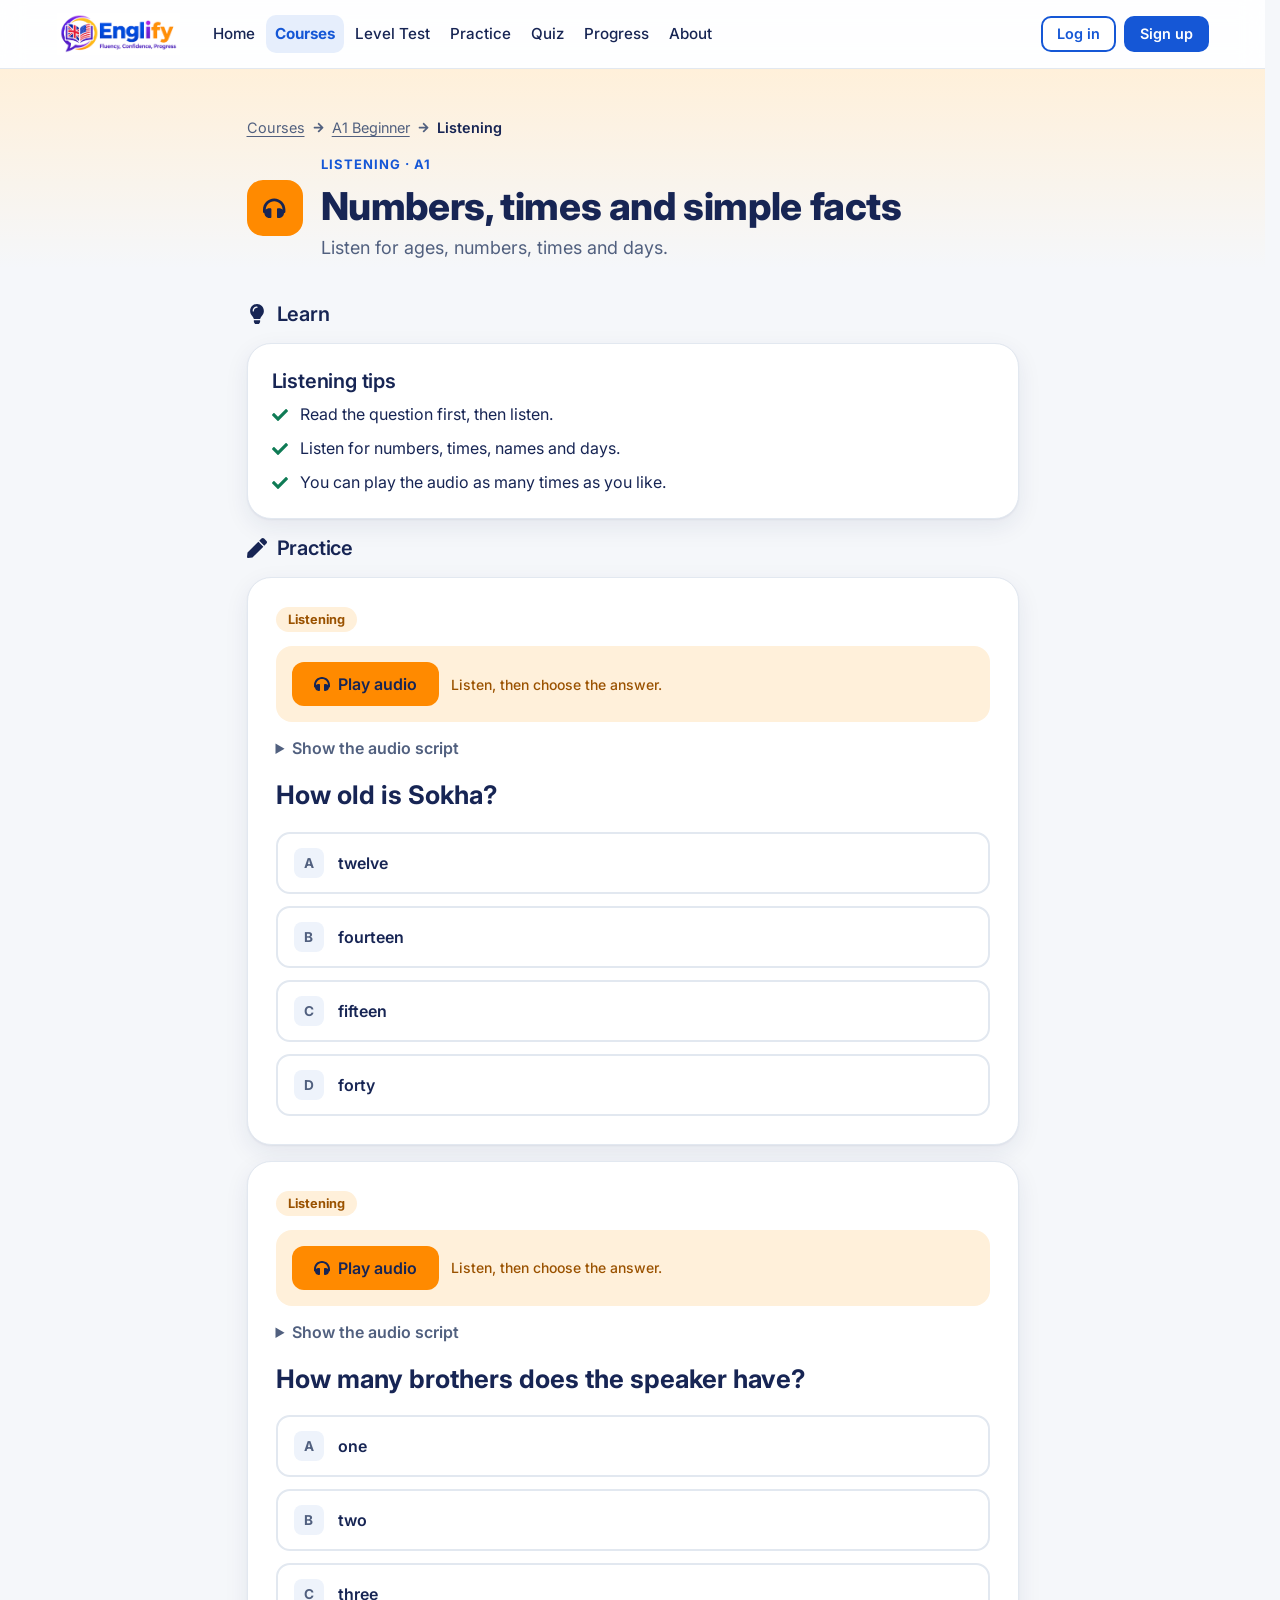
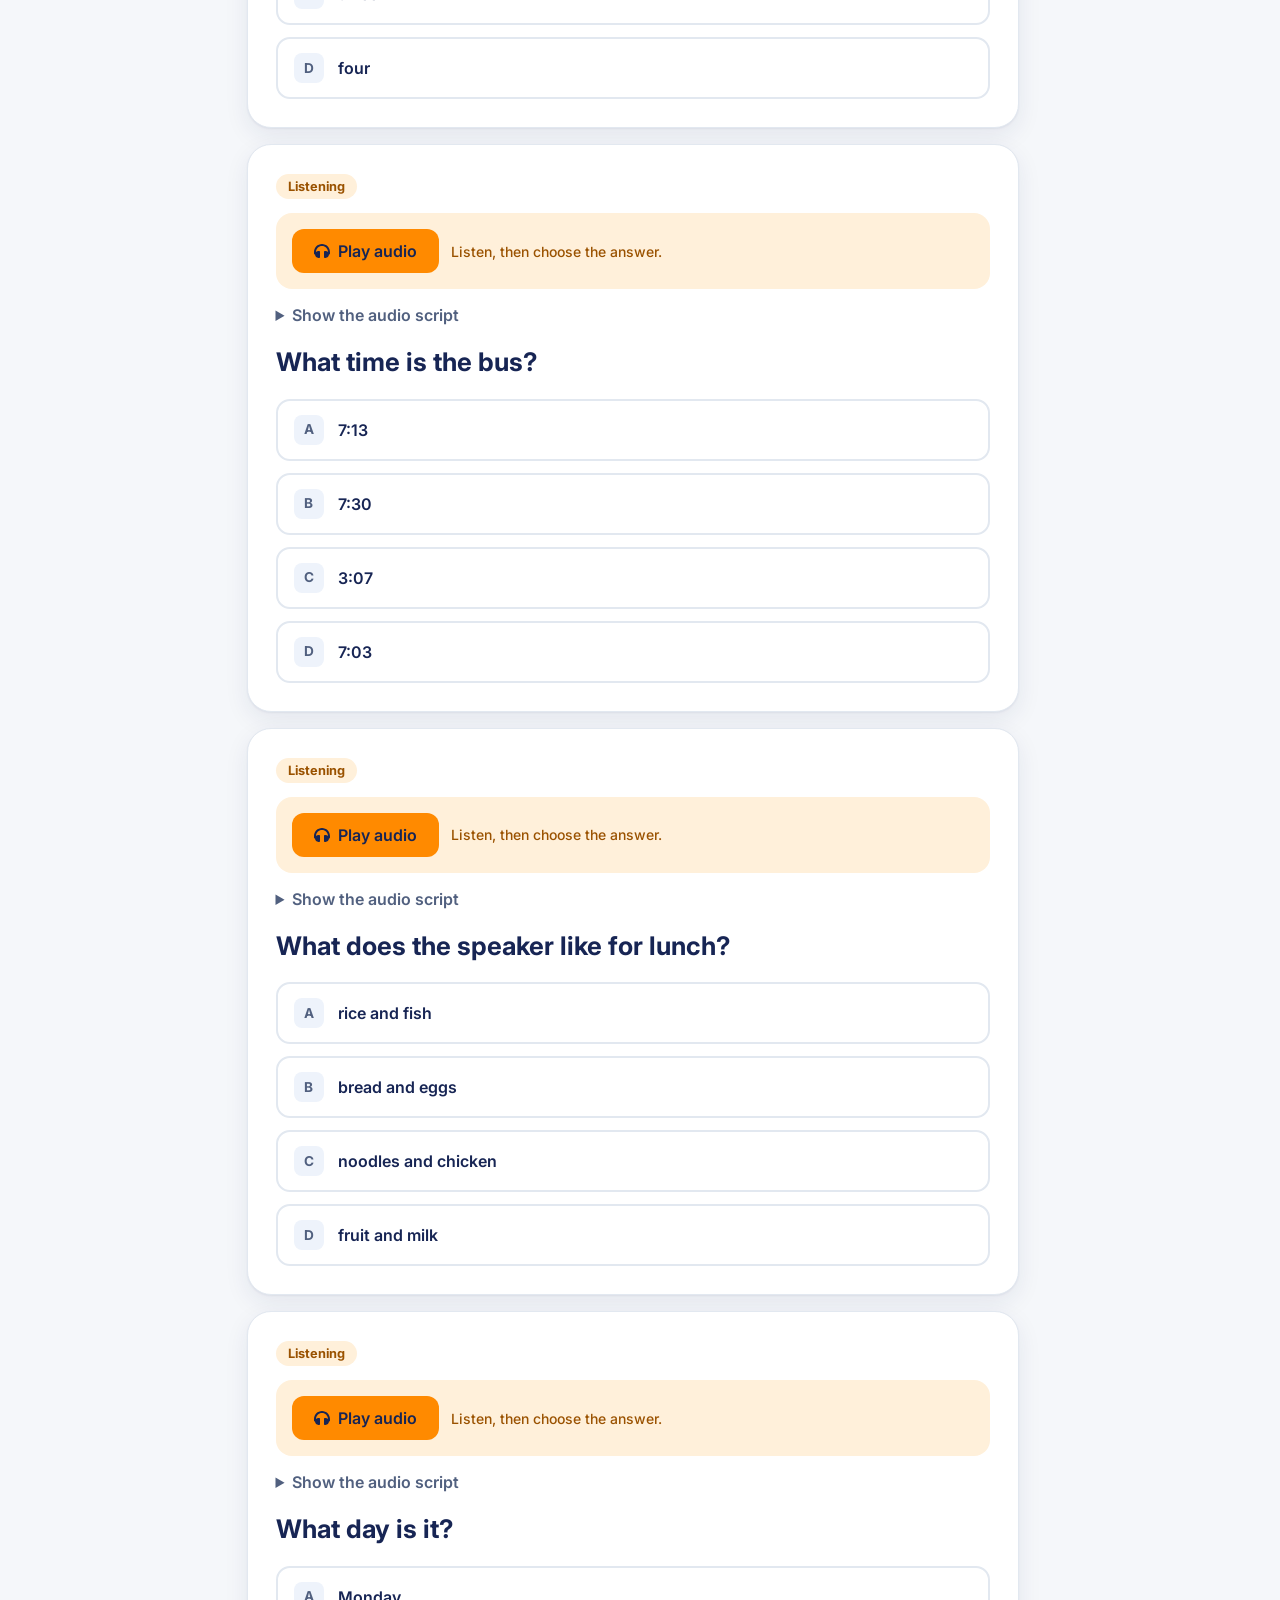
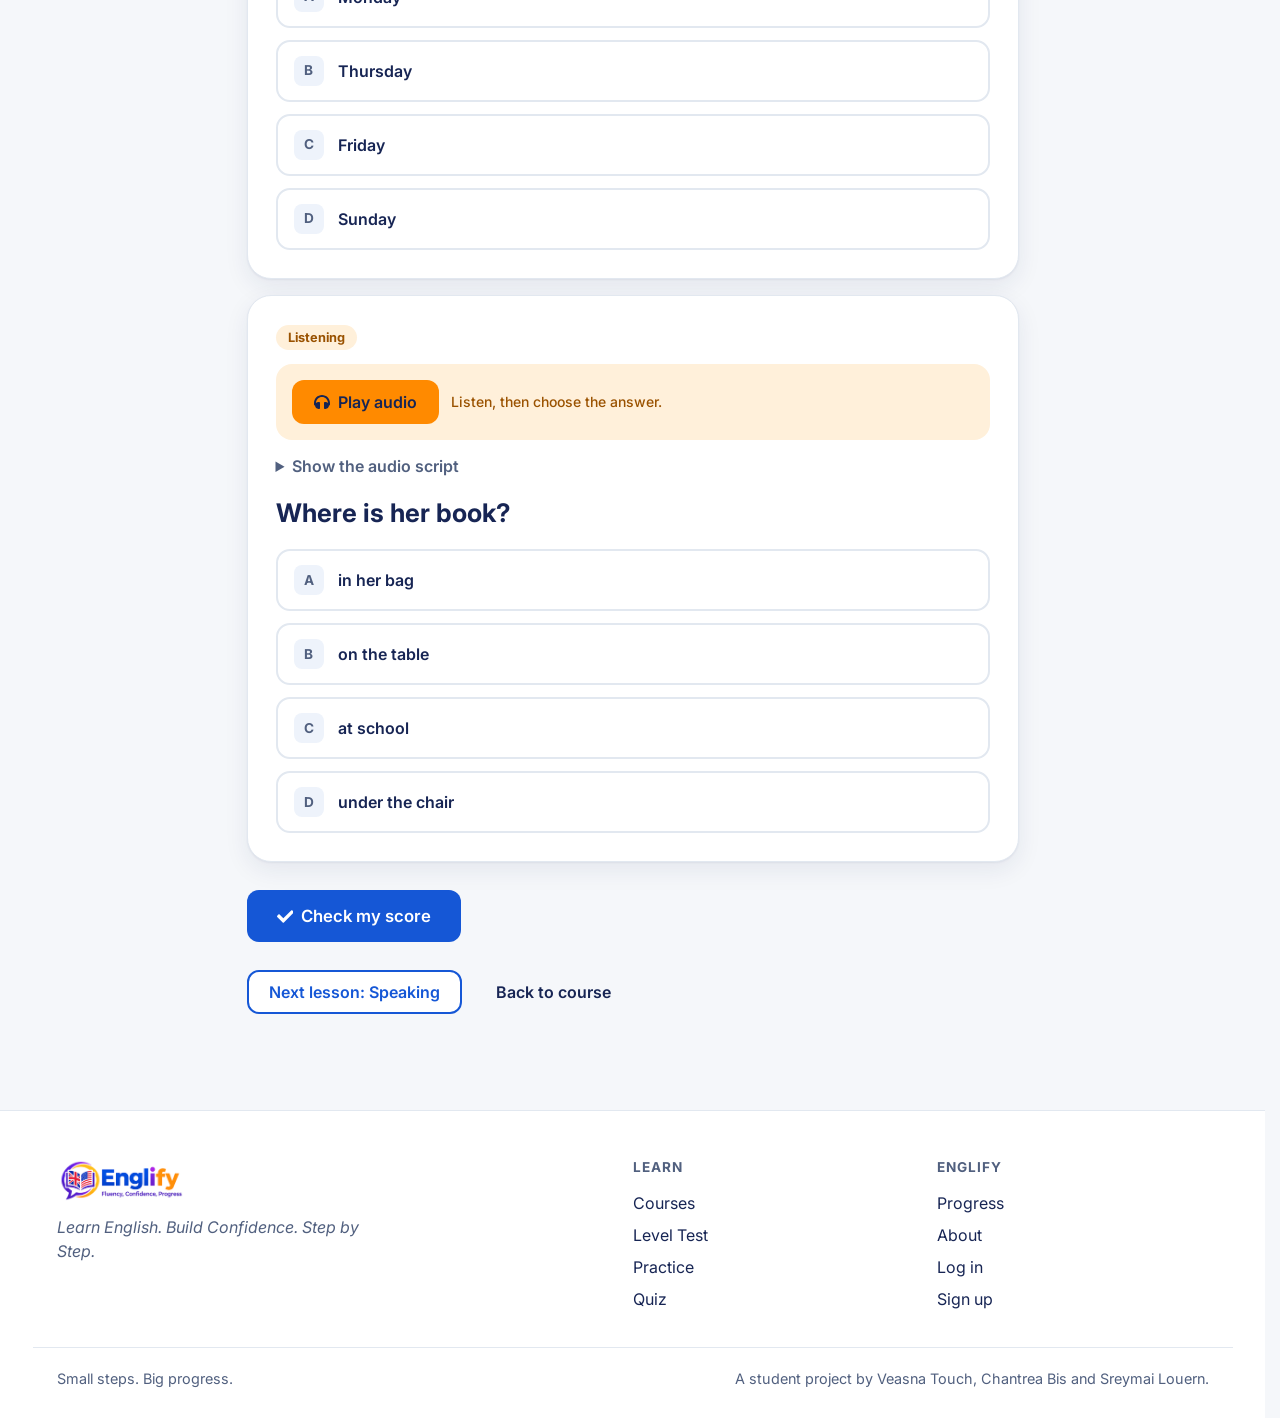
<file: lesson-a1-listening.html>
<!DOCTYPE html>
<html lang="en">
<head>
  <meta charset="utf-8">
  <meta name="viewport" content="width=device-width, initial-scale=1, viewport-fit=cover">
  <title>Numbers, times and simple facts (A1 Listening) | Englify</title>
  <meta name="description" content="Englify is a small web-based English learning website. Learn English step by step with lessons, practice and quizzes.">
  <meta name="theme-color" content="#1557D6">
  <link rel="icon" type="image/png" href="assets/favicon.png">
  <link rel="preconnect" href="https://fonts.googleapis.com">
  <link rel="preconnect" href="https://fonts.gstatic.com" crossorigin>
  <link href="https://fonts.googleapis.com/css2?family=Inter:wght@400;500;600;700;800&amp;display=swap" rel="stylesheet">
  <link rel="stylesheet" href="css/style.css">
</head>
<body data-page="lesson-a1-listening">
  <a class="skip-link" href="#main">Skip to content</a>

  <header class="site-header">
    <input type="checkbox" id="navToggle" class="nav-toggle sr-only" aria-label="Open or close the menu">
    <div class="container header-inner">
      <a class="brand" href="index.html" aria-label="Englify home">
        <img src="assets/logo.png" alt="Englify: Fluency, Confidence, Progress" width="150" height="51">
      </a>
      <nav class="main-nav" aria-label="Main">
          <a data-nav="home" href="index.html">Home</a>
          <a data-nav="courses" href="courses.html" class="active" aria-current="page">Courses</a>
          <a data-nav="level-test" href="level-test.html">Level Test</a>
          <a data-nav="practice" href="practice.html">Practice</a>
          <a data-nav="quiz" href="quiz.html">Quiz</a>
          <a data-nav="progress" href="progress.html">Progress</a>
          <a data-nav="about" href="about.html">About</a>
        <div class="nav-auth">
          <a class="btn btn-secondary" href="login.html">Log in</a>
          <a class="btn btn-primary" href="signup.html">Sign up</a>
        </div>
      </nav>
      <div class="header-actions">
        <div class="user-slot">
          <a class="btn btn-secondary btn-sm" href="login.html">Log in</a>
          <a class="btn btn-primary btn-sm hide-sm" href="signup.html">Sign up</a>
        </div>
        <label for="navToggle" class="icon-btn menu-btn" aria-hidden="true"><svg class="i" viewBox="0 0 448 512" fill="currentColor" aria-hidden="true" focusable="false"><path d="M16 132h416c8.837 0 16-7.163 16-16V76c0-8.837-7.163-16-16-16H16C7.163 60 0 67.163 0 76v40c0 8.837 7.163 16 16 16zm0 160h416c8.837 0 16-7.163 16-16v-40c0-8.837-7.163-16-16-16H16c-8.837 0-16 7.163-16 16v40c0 8.837 7.163 16 16 16zm0 160h416c8.837 0 16-7.163 16-16v-40c0-8.837-7.163-16-16-16H16c-8.837 0-16 7.163-16 16v40c0 8.837 7.163 16 16 16z"></path></svg></label>
      </div>
    </div>
  </header>

  <main id="main" tabindex="-1">

    <header class="page-head tone-orange"><div class="container narrow"><nav class="crumbs" aria-label="Breadcrumb"><a href="courses.html">Courses</a> <svg class="i" viewBox="0 0 448 512" fill="currentColor" aria-hidden="true" focusable="false"><path d="M190.5 66.9l22.2-22.2c9.4-9.4 24.6-9.4 33.9 0L441 239c9.4 9.4 9.4 24.6 0 33.9L246.6 467.3c-9.4 9.4-24.6 9.4-33.9 0l-22.2-22.2c-9.5-9.5-9.3-25 .4-34.3L311.4 296H24c-13.3 0-24-10.7-24-24v-32c0-13.3 10.7-24 24-24h287.4L190.9 101.2c-9.8-9.3-10-24.8-.4-34.3z"></path></svg> <a href="course-a1.html">A1 Beginner</a> <svg class="i" viewBox="0 0 448 512" fill="currentColor" aria-hidden="true" focusable="false"><path d="M190.5 66.9l22.2-22.2c9.4-9.4 24.6-9.4 33.9 0L441 239c9.4 9.4 9.4 24.6 0 33.9L246.6 467.3c-9.4 9.4-24.6 9.4-33.9 0l-22.2-22.2c-9.5-9.5-9.3-25 .4-34.3L311.4 296H24c-13.3 0-24-10.7-24-24v-32c0-13.3 10.7-24 24-24h287.4L190.9 101.2c-9.8-9.3-10-24.8-.4-34.3z"></path></svg> <span>Listening</span></nav>
      <div class="lesson-title"><span class="bubble tone-orange bubble-lg"><svg class="i" viewBox="0 0 512 512" fill="currentColor" aria-hidden="true" focusable="false"><path d="M256 32C114.52 32 0 146.496 0 288v48a32 32 0 0 0 17.689 28.622l14.383 7.191C34.083 431.903 83.421 480 144 480h24c13.255 0 24-10.745 24-24V280c0-13.255-10.745-24-24-24h-24c-31.342 0-59.671 12.879-80 33.627V288c0-105.869 86.131-192 192-192s192 86.131 192 192v1.627C427.671 268.879 399.342 256 368 256h-24c-13.255 0-24 10.745-24 24v176c0 13.255 10.745 24 24 24h24c60.579 0 109.917-48.098 111.928-108.187l14.382-7.191A32 32 0 0 0 512 336v-48c0-141.479-114.496-256-256-256z"></path></svg></span><div><p class="eyebrow">Listening · A1</p><h1>Numbers, times and simple facts</h1><p class="lead">Listen for ages, numbers, times and days.</p></div></div></div></header>

    <section class="section-tight"><div class="container narrow">
      <h2 class="h3"><svg class="i" viewBox="0 0 352 512" fill="currentColor" aria-hidden="true" focusable="false"><path d="M96.06 454.35c.01 6.29 1.87 12.45 5.36 17.69l17.09 25.69a31.99 31.99 0 0 0 26.64 14.28h61.71a31.99 31.99 0 0 0 26.64-14.28l17.09-25.69a31.989 31.989 0 0 0 5.36-17.69l.04-38.35H96.01l.05 38.35zM0 176c0 44.37 16.45 84.85 43.56 115.78 16.52 18.85 42.36 58.23 52.21 91.45.04.26.07.52.11.78h160.24c.04-.26.07-.51.11-.78 9.85-33.22 35.69-72.6 52.21-91.45C335.55 260.85 352 220.37 352 176 352 78.61 272.91-.3 175.45 0 73.44.31 0 82.97 0 176zm176-80c-44.11 0-80 35.89-80 80 0 8.84-7.16 16-16 16s-16-7.16-16-16c0-61.76 50.24-112 112-112 8.84 0 16 7.16 16 16s-7.16 16-16 16z"></path></svg> Learn</h2>
      <article class="card learn-block"><h3>Listening tips</h3><ul class="tips"><li><svg class="i" viewBox="0 0 512 512" fill="currentColor" aria-hidden="true" focusable="false"><path d="M173.898 439.404l-166.4-166.4c-9.997-9.997-9.997-26.206 0-36.204l36.203-36.204c9.997-9.998 26.207-9.998 36.204 0L192 312.69 432.095 72.596c9.997-9.997 26.207-9.997 36.204 0l36.203 36.204c9.997 9.997 9.997 26.206 0 36.204l-294.4 294.401c-9.998 9.997-26.207 9.997-36.204-.001z"></path></svg><span>Read the question first, then listen.</span></li><li><svg class="i" viewBox="0 0 512 512" fill="currentColor" aria-hidden="true" focusable="false"><path d="M173.898 439.404l-166.4-166.4c-9.997-9.997-9.997-26.206 0-36.204l36.203-36.204c9.997-9.998 26.207-9.998 36.204 0L192 312.69 432.095 72.596c9.997-9.997 26.207-9.997 36.204 0l36.203 36.204c9.997 9.997 9.997 26.206 0 36.204l-294.4 294.401c-9.998 9.997-26.207 9.997-36.204-.001z"></path></svg><span>Listen for numbers, times, names and days.</span></li><li><svg class="i" viewBox="0 0 512 512" fill="currentColor" aria-hidden="true" focusable="false"><path d="M173.898 439.404l-166.4-166.4c-9.997-9.997-9.997-26.206 0-36.204l36.203-36.204c9.997-9.998 26.207-9.998 36.204 0L192 312.69 432.095 72.596c9.997-9.997 26.207-9.997 36.204 0l36.203 36.204c9.997 9.997 9.997 26.206 0 36.204l-294.4 294.401c-9.998 9.997-26.207 9.997-36.204-.001z"></path></svg><span>You can play the audio as many times as you like.</span></li></ul></article>

      <h2 class="h3" id="practice"><svg class="i" viewBox="0 0 512 512" fill="currentColor" aria-hidden="true" focusable="false"><path d="M290.74 93.24l128.02 128.02-277.99 277.99-114.14 12.6C11.35 513.54-1.56 500.62.14 485.34l12.7-114.22 277.9-277.88zm207.2-19.06l-60.11-60.11c-18.75-18.75-49.16-18.75-67.91 0l-56.55 56.55 128.02 128.02 56.55-56.55c18.75-18.76 18.75-49.16 0-67.91z"></path></svg> Practice</h2>
      <div class="card q" role="radiogroup" aria-labelledby="q1t" data-scored>
        <span class="tag tag-orange q-skill">Listening</span>
        <div class="audio-card"><button type="button" class="btn btn-accent" data-say="Hello, my name is Sokha. I am fourteen years old."><svg class="i" viewBox="0 0 512 512" fill="currentColor" aria-hidden="true" focusable="false"><path d="M256 32C114.52 32 0 146.496 0 288v48a32 32 0 0 0 17.689 28.622l14.383 7.191C34.083 431.903 83.421 480 144 480h24c13.255 0 24-10.745 24-24V280c0-13.255-10.745-24-24-24h-24c-31.342 0-59.671 12.879-80 33.627V288c0-105.869 86.131-192 192-192s192 86.131 192 192v1.627C427.671 268.879 399.342 256 368 256h-24c-13.255 0-24 10.745-24 24v176c0 13.255 10.745 24 24 24h24c60.579 0 109.917-48.098 111.928-108.187l14.382-7.191A32 32 0 0 0 512 336v-48c0-141.479-114.496-256-256-256z"></path></svg> Play audio</button><small>Listen, then choose the answer.</small></div>
        <details class="script"><summary>Show the audio script</summary><p>Hello, my name is Sokha. I am fourteen years old.</p></details>
        <p class="q-text" id="q1t">How old is Sokha?</p>
        <div class="options">
          <label class="option"><input type="radio" name="q1" value="0"><span class="opt-key">A</span><span class="opt-text">twelve</span></label>
          <label class="option"><input type="radio" name="q1" value="1" data-right><span class="opt-key">B</span><span class="opt-text">fourteen</span></label>
          <label class="option"><input type="radio" name="q1" value="2"><span class="opt-key">C</span><span class="opt-text">fifteen</span></label>
          <label class="option"><input type="radio" name="q1" value="3"><span class="opt-key">D</span><span class="opt-text">forty</span></label>
        </div>
        <div class="fb ok"><strong><svg class="i" viewBox="0 0 512 512" fill="currentColor" aria-hidden="true" focusable="false"><path d="M504 256c0 136.967-111.033 248-248 248S8 392.967 8 256 119.033 8 256 8s248 111.033 248 248zM227.314 387.314l184-184c6.248-6.248 6.248-16.379 0-22.627l-22.627-22.627c-6.248-6.249-16.379-6.249-22.628 0L216 308.118l-70.059-70.059c-6.248-6.248-16.379-6.248-22.628 0l-22.627 22.627c-6.248 6.248-6.248 16.379 0 22.627l104 104c6.249 6.249 16.379 6.249 22.628.001z"></path></svg> Correct!</strong><p>Fourteen (14) is different from forty (40).</p></div>
        <div class="fb bad"><strong><svg class="i" viewBox="0 0 512 512" fill="currentColor" aria-hidden="true" focusable="false"><path d="M256 8C119 8 8 119 8 256s111 248 248 248 248-111 248-248S393 8 256 8zm121.6 313.1c4.7 4.7 4.7 12.3 0 17L338 377.6c-4.7 4.7-12.3 4.7-17 0L256 312l-65.1 65.6c-4.7 4.7-12.3 4.7-17 0L134.4 338c-4.7-4.7-4.7-12.3 0-17l65.6-65-65.6-65.1c-4.7-4.7-4.7-12.3 0-17l39.6-39.6c4.7-4.7 12.3-4.7 17 0l65 65.7 65.1-65.6c4.7-4.7 12.3-4.7 17 0l39.6 39.6c4.7 4.7 4.7 12.3 0 17L312 256l65.6 65.1z"></path></svg> Not quite.</strong><p>The answer is <b>fourteen</b>. Fourteen (14) is different from forty (40).</p></div>
      </div>
      <div class="card q" role="radiogroup" aria-labelledby="q2t" data-scored>
        <span class="tag tag-orange q-skill">Listening</span>
        <div class="audio-card"><button type="button" class="btn btn-accent" data-say="I have two brothers and one sister."><svg class="i" viewBox="0 0 512 512" fill="currentColor" aria-hidden="true" focusable="false"><path d="M256 32C114.52 32 0 146.496 0 288v48a32 32 0 0 0 17.689 28.622l14.383 7.191C34.083 431.903 83.421 480 144 480h24c13.255 0 24-10.745 24-24V280c0-13.255-10.745-24-24-24h-24c-31.342 0-59.671 12.879-80 33.627V288c0-105.869 86.131-192 192-192s192 86.131 192 192v1.627C427.671 268.879 399.342 256 368 256h-24c-13.255 0-24 10.745-24 24v176c0 13.255 10.745 24 24 24h24c60.579 0 109.917-48.098 111.928-108.187l14.382-7.191A32 32 0 0 0 512 336v-48c0-141.479-114.496-256-256-256z"></path></svg> Play audio</button><small>Listen, then choose the answer.</small></div>
        <details class="script"><summary>Show the audio script</summary><p>I have two brothers and one sister.</p></details>
        <p class="q-text" id="q2t">How many brothers does the speaker have?</p>
        <div class="options">
          <label class="option"><input type="radio" name="q2" value="0"><span class="opt-key">A</span><span class="opt-text">one</span></label>
          <label class="option"><input type="radio" name="q2" value="1" data-right><span class="opt-key">B</span><span class="opt-text">two</span></label>
          <label class="option"><input type="radio" name="q2" value="2"><span class="opt-key">C</span><span class="opt-text">three</span></label>
          <label class="option"><input type="radio" name="q2" value="3"><span class="opt-key">D</span><span class="opt-text">four</span></label>
        </div>
        <div class="fb ok"><strong><svg class="i" viewBox="0 0 512 512" fill="currentColor" aria-hidden="true" focusable="false"><path d="M504 256c0 136.967-111.033 248-248 248S8 392.967 8 256 119.033 8 256 8s248 111.033 248 248zM227.314 387.314l184-184c6.248-6.248 6.248-16.379 0-22.627l-22.627-22.627c-6.248-6.249-16.379-6.249-22.628 0L216 308.118l-70.059-70.059c-6.248-6.248-16.379-6.248-22.628 0l-22.627 22.627c-6.248 6.248-6.248 16.379 0 22.627l104 104c6.249 6.249 16.379 6.249 22.628.001z"></path></svg> Correct!</strong><p>The speaker has two brothers.</p></div>
        <div class="fb bad"><strong><svg class="i" viewBox="0 0 512 512" fill="currentColor" aria-hidden="true" focusable="false"><path d="M256 8C119 8 8 119 8 256s111 248 248 248 248-111 248-248S393 8 256 8zm121.6 313.1c4.7 4.7 4.7 12.3 0 17L338 377.6c-4.7 4.7-12.3 4.7-17 0L256 312l-65.1 65.6c-4.7 4.7-12.3 4.7-17 0L134.4 338c-4.7-4.7-4.7-12.3 0-17l65.6-65-65.6-65.1c-4.7-4.7-4.7-12.3 0-17l39.6-39.6c4.7-4.7 12.3-4.7 17 0l65 65.7 65.1-65.6c4.7-4.7 12.3-4.7 17 0l39.6 39.6c4.7 4.7 4.7 12.3 0 17L312 256l65.6 65.1z"></path></svg> Not quite.</strong><p>The answer is <b>two</b>. The speaker has two brothers.</p></div>
      </div>
      <div class="card q" role="radiogroup" aria-labelledby="q3t" data-scored>
        <span class="tag tag-orange q-skill">Listening</span>
        <div class="audio-card"><button type="button" class="btn btn-accent" data-say="The bus is at seven thirty."><svg class="i" viewBox="0 0 512 512" fill="currentColor" aria-hidden="true" focusable="false"><path d="M256 32C114.52 32 0 146.496 0 288v48a32 32 0 0 0 17.689 28.622l14.383 7.191C34.083 431.903 83.421 480 144 480h24c13.255 0 24-10.745 24-24V280c0-13.255-10.745-24-24-24h-24c-31.342 0-59.671 12.879-80 33.627V288c0-105.869 86.131-192 192-192s192 86.131 192 192v1.627C427.671 268.879 399.342 256 368 256h-24c-13.255 0-24 10.745-24 24v176c0 13.255 10.745 24 24 24h24c60.579 0 109.917-48.098 111.928-108.187l14.382-7.191A32 32 0 0 0 512 336v-48c0-141.479-114.496-256-256-256z"></path></svg> Play audio</button><small>Listen, then choose the answer.</small></div>
        <details class="script"><summary>Show the audio script</summary><p>The bus is at seven thirty.</p></details>
        <p class="q-text" id="q3t">What time is the bus?</p>
        <div class="options">
          <label class="option"><input type="radio" name="q3" value="0"><span class="opt-key">A</span><span class="opt-text">7:13</span></label>
          <label class="option"><input type="radio" name="q3" value="1" data-right><span class="opt-key">B</span><span class="opt-text">7:30</span></label>
          <label class="option"><input type="radio" name="q3" value="2"><span class="opt-key">C</span><span class="opt-text">3:07</span></label>
          <label class="option"><input type="radio" name="q3" value="3"><span class="opt-key">D</span><span class="opt-text">7:03</span></label>
        </div>
        <div class="fb ok"><strong><svg class="i" viewBox="0 0 512 512" fill="currentColor" aria-hidden="true" focusable="false"><path d="M504 256c0 136.967-111.033 248-248 248S8 392.967 8 256 119.033 8 256 8s248 111.033 248 248zM227.314 387.314l184-184c6.248-6.248 6.248-16.379 0-22.627l-22.627-22.627c-6.248-6.249-16.379-6.249-22.628 0L216 308.118l-70.059-70.059c-6.248-6.248-16.379-6.248-22.628 0l-22.627 22.627c-6.248 6.248-6.248 16.379 0 22.627l104 104c6.249 6.249 16.379 6.249 22.628.001z"></path></svg> Correct!</strong><p>Seven thirty means 7:30.</p></div>
        <div class="fb bad"><strong><svg class="i" viewBox="0 0 512 512" fill="currentColor" aria-hidden="true" focusable="false"><path d="M256 8C119 8 8 119 8 256s111 248 248 248 248-111 248-248S393 8 256 8zm121.6 313.1c4.7 4.7 4.7 12.3 0 17L338 377.6c-4.7 4.7-12.3 4.7-17 0L256 312l-65.1 65.6c-4.7 4.7-12.3 4.7-17 0L134.4 338c-4.7-4.7-4.7-12.3 0-17l65.6-65-65.6-65.1c-4.7-4.7-4.7-12.3 0-17l39.6-39.6c4.7-4.7 12.3-4.7 17 0l65 65.7 65.1-65.6c4.7-4.7 12.3-4.7 17 0l39.6 39.6c4.7 4.7 4.7 12.3 0 17L312 256l65.6 65.1z"></path></svg> Not quite.</strong><p>The answer is <b>7:30</b>. Seven thirty means 7:30.</p></div>
      </div>
      <div class="card q" role="radiogroup" aria-labelledby="q4t" data-scored>
        <span class="tag tag-orange q-skill">Listening</span>
        <div class="audio-card"><button type="button" class="btn btn-accent" data-say="I like rice and fish for lunch."><svg class="i" viewBox="0 0 512 512" fill="currentColor" aria-hidden="true" focusable="false"><path d="M256 32C114.52 32 0 146.496 0 288v48a32 32 0 0 0 17.689 28.622l14.383 7.191C34.083 431.903 83.421 480 144 480h24c13.255 0 24-10.745 24-24V280c0-13.255-10.745-24-24-24h-24c-31.342 0-59.671 12.879-80 33.627V288c0-105.869 86.131-192 192-192s192 86.131 192 192v1.627C427.671 268.879 399.342 256 368 256h-24c-13.255 0-24 10.745-24 24v176c0 13.255 10.745 24 24 24h24c60.579 0 109.917-48.098 111.928-108.187l14.382-7.191A32 32 0 0 0 512 336v-48c0-141.479-114.496-256-256-256z"></path></svg> Play audio</button><small>Listen, then choose the answer.</small></div>
        <details class="script"><summary>Show the audio script</summary><p>I like rice and fish for lunch.</p></details>
        <p class="q-text" id="q4t">What does the speaker like for lunch?</p>
        <div class="options">
          <label class="option"><input type="radio" name="q4" value="0" data-right><span class="opt-key">A</span><span class="opt-text">rice and fish</span></label>
          <label class="option"><input type="radio" name="q4" value="1"><span class="opt-key">B</span><span class="opt-text">bread and eggs</span></label>
          <label class="option"><input type="radio" name="q4" value="2"><span class="opt-key">C</span><span class="opt-text">noodles and chicken</span></label>
          <label class="option"><input type="radio" name="q4" value="3"><span class="opt-key">D</span><span class="opt-text">fruit and milk</span></label>
        </div>
        <div class="fb ok"><strong><svg class="i" viewBox="0 0 512 512" fill="currentColor" aria-hidden="true" focusable="false"><path d="M504 256c0 136.967-111.033 248-248 248S8 392.967 8 256 119.033 8 256 8s248 111.033 248 248zM227.314 387.314l184-184c6.248-6.248 6.248-16.379 0-22.627l-22.627-22.627c-6.248-6.249-16.379-6.249-22.628 0L216 308.118l-70.059-70.059c-6.248-6.248-16.379-6.248-22.628 0l-22.627 22.627c-6.248 6.248-6.248 16.379 0 22.627l104 104c6.249 6.249 16.379 6.249 22.628.001z"></path></svg> Correct!</strong><p>The speaker likes rice and fish.</p></div>
        <div class="fb bad"><strong><svg class="i" viewBox="0 0 512 512" fill="currentColor" aria-hidden="true" focusable="false"><path d="M256 8C119 8 8 119 8 256s111 248 248 248 248-111 248-248S393 8 256 8zm121.6 313.1c4.7 4.7 4.7 12.3 0 17L338 377.6c-4.7 4.7-12.3 4.7-17 0L256 312l-65.1 65.6c-4.7 4.7-12.3 4.7-17 0L134.4 338c-4.7-4.7-4.7-12.3 0-17l65.6-65-65.6-65.1c-4.7-4.7-4.7-12.3 0-17l39.6-39.6c4.7-4.7 12.3-4.7 17 0l65 65.7 65.1-65.6c4.7-4.7 12.3-4.7 17 0l39.6 39.6c4.7 4.7 4.7 12.3 0 17L312 256l65.6 65.1z"></path></svg> Not quite.</strong><p>The answer is <b>rice and fish</b>. The speaker likes rice and fish.</p></div>
      </div>
      <div class="card q" role="radiogroup" aria-labelledby="q5t" data-scored>
        <span class="tag tag-orange q-skill">Listening</span>
        <div class="audio-card"><button type="button" class="btn btn-accent" data-say="Today is Friday. The market is open."><svg class="i" viewBox="0 0 512 512" fill="currentColor" aria-hidden="true" focusable="false"><path d="M256 32C114.52 32 0 146.496 0 288v48a32 32 0 0 0 17.689 28.622l14.383 7.191C34.083 431.903 83.421 480 144 480h24c13.255 0 24-10.745 24-24V280c0-13.255-10.745-24-24-24h-24c-31.342 0-59.671 12.879-80 33.627V288c0-105.869 86.131-192 192-192s192 86.131 192 192v1.627C427.671 268.879 399.342 256 368 256h-24c-13.255 0-24 10.745-24 24v176c0 13.255 10.745 24 24 24h24c60.579 0 109.917-48.098 111.928-108.187l14.382-7.191A32 32 0 0 0 512 336v-48c0-141.479-114.496-256-256-256z"></path></svg> Play audio</button><small>Listen, then choose the answer.</small></div>
        <details class="script"><summary>Show the audio script</summary><p>Today is Friday. The market is open.</p></details>
        <p class="q-text" id="q5t">What day is it?</p>
        <div class="options">
          <label class="option"><input type="radio" name="q5" value="0"><span class="opt-key">A</span><span class="opt-text">Monday</span></label>
          <label class="option"><input type="radio" name="q5" value="1"><span class="opt-key">B</span><span class="opt-text">Thursday</span></label>
          <label class="option"><input type="radio" name="q5" value="2" data-right><span class="opt-key">C</span><span class="opt-text">Friday</span></label>
          <label class="option"><input type="radio" name="q5" value="3"><span class="opt-key">D</span><span class="opt-text">Sunday</span></label>
        </div>
        <div class="fb ok"><strong><svg class="i" viewBox="0 0 512 512" fill="currentColor" aria-hidden="true" focusable="false"><path d="M504 256c0 136.967-111.033 248-248 248S8 392.967 8 256 119.033 8 256 8s248 111.033 248 248zM227.314 387.314l184-184c6.248-6.248 6.248-16.379 0-22.627l-22.627-22.627c-6.248-6.249-16.379-6.249-22.628 0L216 308.118l-70.059-70.059c-6.248-6.248-16.379-6.248-22.628 0l-22.627 22.627c-6.248 6.248-6.248 16.379 0 22.627l104 104c6.249 6.249 16.379 6.249 22.628.001z"></path></svg> Correct!</strong><p>The speaker says today is Friday.</p></div>
        <div class="fb bad"><strong><svg class="i" viewBox="0 0 512 512" fill="currentColor" aria-hidden="true" focusable="false"><path d="M256 8C119 8 8 119 8 256s111 248 248 248 248-111 248-248S393 8 256 8zm121.6 313.1c4.7 4.7 4.7 12.3 0 17L338 377.6c-4.7 4.7-12.3 4.7-17 0L256 312l-65.1 65.6c-4.7 4.7-12.3 4.7-17 0L134.4 338c-4.7-4.7-4.7-12.3 0-17l65.6-65-65.6-65.1c-4.7-4.7-4.7-12.3 0-17l39.6-39.6c4.7-4.7 12.3-4.7 17 0l65 65.7 65.1-65.6c4.7-4.7 12.3-4.7 17 0l39.6 39.6c4.7 4.7 4.7 12.3 0 17L312 256l65.6 65.1z"></path></svg> Not quite.</strong><p>The answer is <b>Friday</b>. The speaker says today is Friday.</p></div>
      </div>
      <div class="card q" role="radiogroup" aria-labelledby="q6t" data-scored>
        <span class="tag tag-orange q-skill">Listening</span>
        <div class="audio-card"><button type="button" class="btn btn-accent" data-say="She is at school. Her book is on the table."><svg class="i" viewBox="0 0 512 512" fill="currentColor" aria-hidden="true" focusable="false"><path d="M256 32C114.52 32 0 146.496 0 288v48a32 32 0 0 0 17.689 28.622l14.383 7.191C34.083 431.903 83.421 480 144 480h24c13.255 0 24-10.745 24-24V280c0-13.255-10.745-24-24-24h-24c-31.342 0-59.671 12.879-80 33.627V288c0-105.869 86.131-192 192-192s192 86.131 192 192v1.627C427.671 268.879 399.342 256 368 256h-24c-13.255 0-24 10.745-24 24v176c0 13.255 10.745 24 24 24h24c60.579 0 109.917-48.098 111.928-108.187l14.382-7.191A32 32 0 0 0 512 336v-48c0-141.479-114.496-256-256-256z"></path></svg> Play audio</button><small>Listen, then choose the answer.</small></div>
        <details class="script"><summary>Show the audio script</summary><p>She is at school. Her book is on the table.</p></details>
        <p class="q-text" id="q6t">Where is her book?</p>
        <div class="options">
          <label class="option"><input type="radio" name="q6" value="0"><span class="opt-key">A</span><span class="opt-text">in her bag</span></label>
          <label class="option"><input type="radio" name="q6" value="1" data-right><span class="opt-key">B</span><span class="opt-text">on the table</span></label>
          <label class="option"><input type="radio" name="q6" value="2"><span class="opt-key">C</span><span class="opt-text">at school</span></label>
          <label class="option"><input type="radio" name="q6" value="3"><span class="opt-key">D</span><span class="opt-text">under the chair</span></label>
        </div>
        <div class="fb ok"><strong><svg class="i" viewBox="0 0 512 512" fill="currentColor" aria-hidden="true" focusable="false"><path d="M504 256c0 136.967-111.033 248-248 248S8 392.967 8 256 119.033 8 256 8s248 111.033 248 248zM227.314 387.314l184-184c6.248-6.248 6.248-16.379 0-22.627l-22.627-22.627c-6.248-6.249-16.379-6.249-22.628 0L216 308.118l-70.059-70.059c-6.248-6.248-16.379-6.248-22.628 0l-22.627 22.627c-6.248 6.248-6.248 16.379 0 22.627l104 104c6.249 6.249 16.379 6.249 22.628.001z"></path></svg> Correct!</strong><p>Her book is on the table.</p></div>
        <div class="fb bad"><strong><svg class="i" viewBox="0 0 512 512" fill="currentColor" aria-hidden="true" focusable="false"><path d="M256 8C119 8 8 119 8 256s111 248 248 248 248-111 248-248S393 8 256 8zm121.6 313.1c4.7 4.7 4.7 12.3 0 17L338 377.6c-4.7 4.7-12.3 4.7-17 0L256 312l-65.1 65.6c-4.7 4.7-12.3 4.7-17 0L134.4 338c-4.7-4.7-4.7-12.3 0-17l65.6-65-65.6-65.1c-4.7-4.7-4.7-12.3 0-17l39.6-39.6c4.7-4.7 12.3-4.7 17 0l65 65.7 65.1-65.6c4.7-4.7 12.3-4.7 17 0l39.6 39.6c4.7 4.7 4.7 12.3 0 17L312 256l65.6 65.1z"></path></svg> Not quite.</strong><p>The answer is <b>on the table</b>. Her book is on the table.</p></div>
      </div>
      <div class="lesson-cta"><button type="button" class="btn btn-primary btn-lg" data-score="lesson"><svg class="i" viewBox="0 0 512 512" fill="currentColor" aria-hidden="true" focusable="false"><path d="M173.898 439.404l-166.4-166.4c-9.997-9.997-9.997-26.206 0-36.204l36.203-36.204c9.997-9.998 26.207-9.998 36.204 0L192 312.69 432.095 72.596c9.997-9.997 26.207-9.997 36.204 0l36.203 36.204c9.997 9.997 9.997 26.206 0 36.204l-294.4 294.401c-9.998 9.997-26.207 9.997-36.204-.001z"></path></svg> Check my score</button></div>
      <div class="card score-card" id="score" aria-live="polite" hidden></div>
      <div class="lesson-cta"><a class="btn btn-secondary" href="lesson-a1-speaking.html">Next lesson: Speaking</a><a class="btn btn-ghost" href="course-a1.html">Back to course</a></div>
    </div></section>
  </main>

  <footer class="site-footer">
    <div class="container footer-grid">
      <div>
        <img class="footer-logo" src="assets/logo.png" alt="Englify" width="130" height="44">
        <p class="footer-tag">Learn English. Build Confidence. Step by Step.</p>
      </div>
      <nav aria-label="Footer">
        <h2>Learn</h2>
        <a href="courses.html">Courses</a><a href="level-test.html">Level Test</a><a href="practice.html">Practice</a><a href="quiz.html">Quiz</a>
      </nav>
      <nav aria-label="Footer, more">
        <h2>Englify</h2>
        <a href="progress.html">Progress</a><a href="about.html">About</a><a href="login.html">Log in</a><a href="signup.html">Sign up</a>
      </nav>
    </div>
    <div class="container footer-bottom">
      <span>Small steps. Big progress.</span>
      <span>A student project by Veasna Touch, Chantrea Bis and Sreymai Louern.</span>
    </div>
  </footer>

  <script src="js/englify.js"></script>
</body>
</html>
</file>
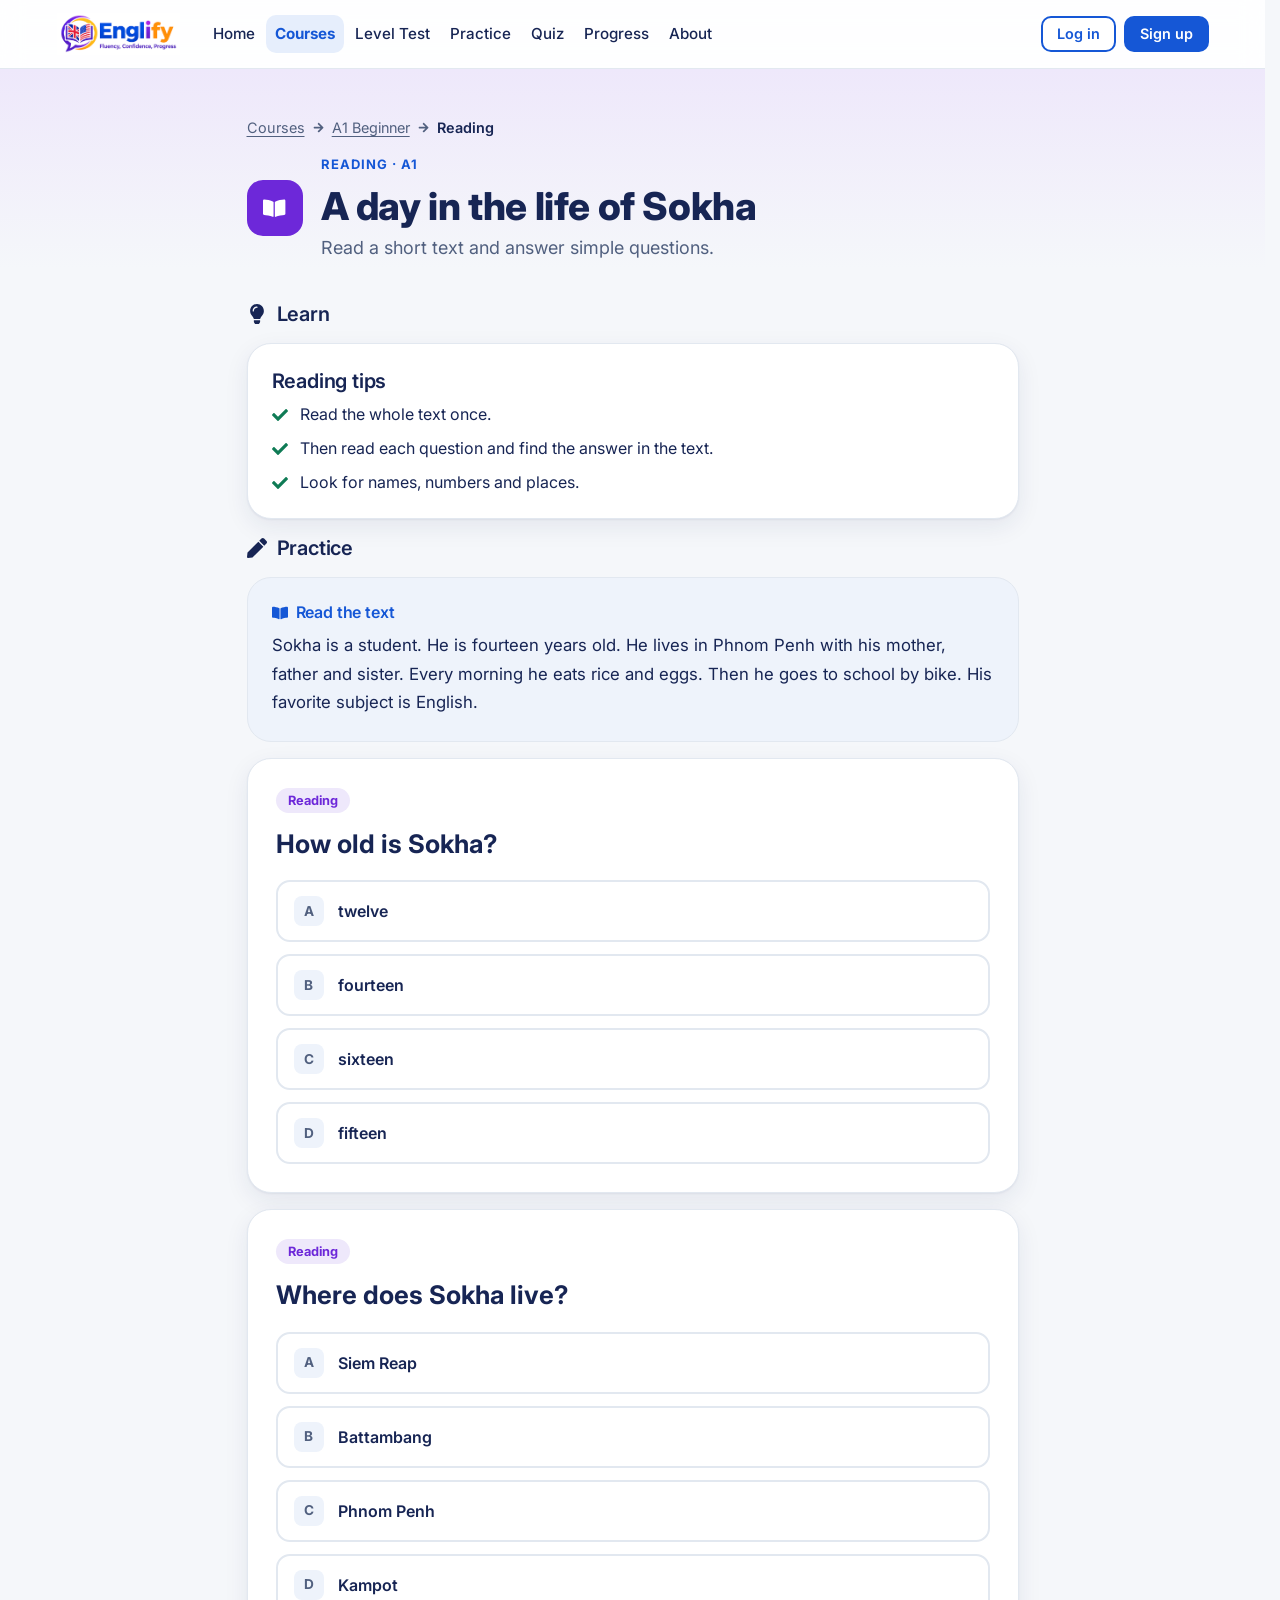
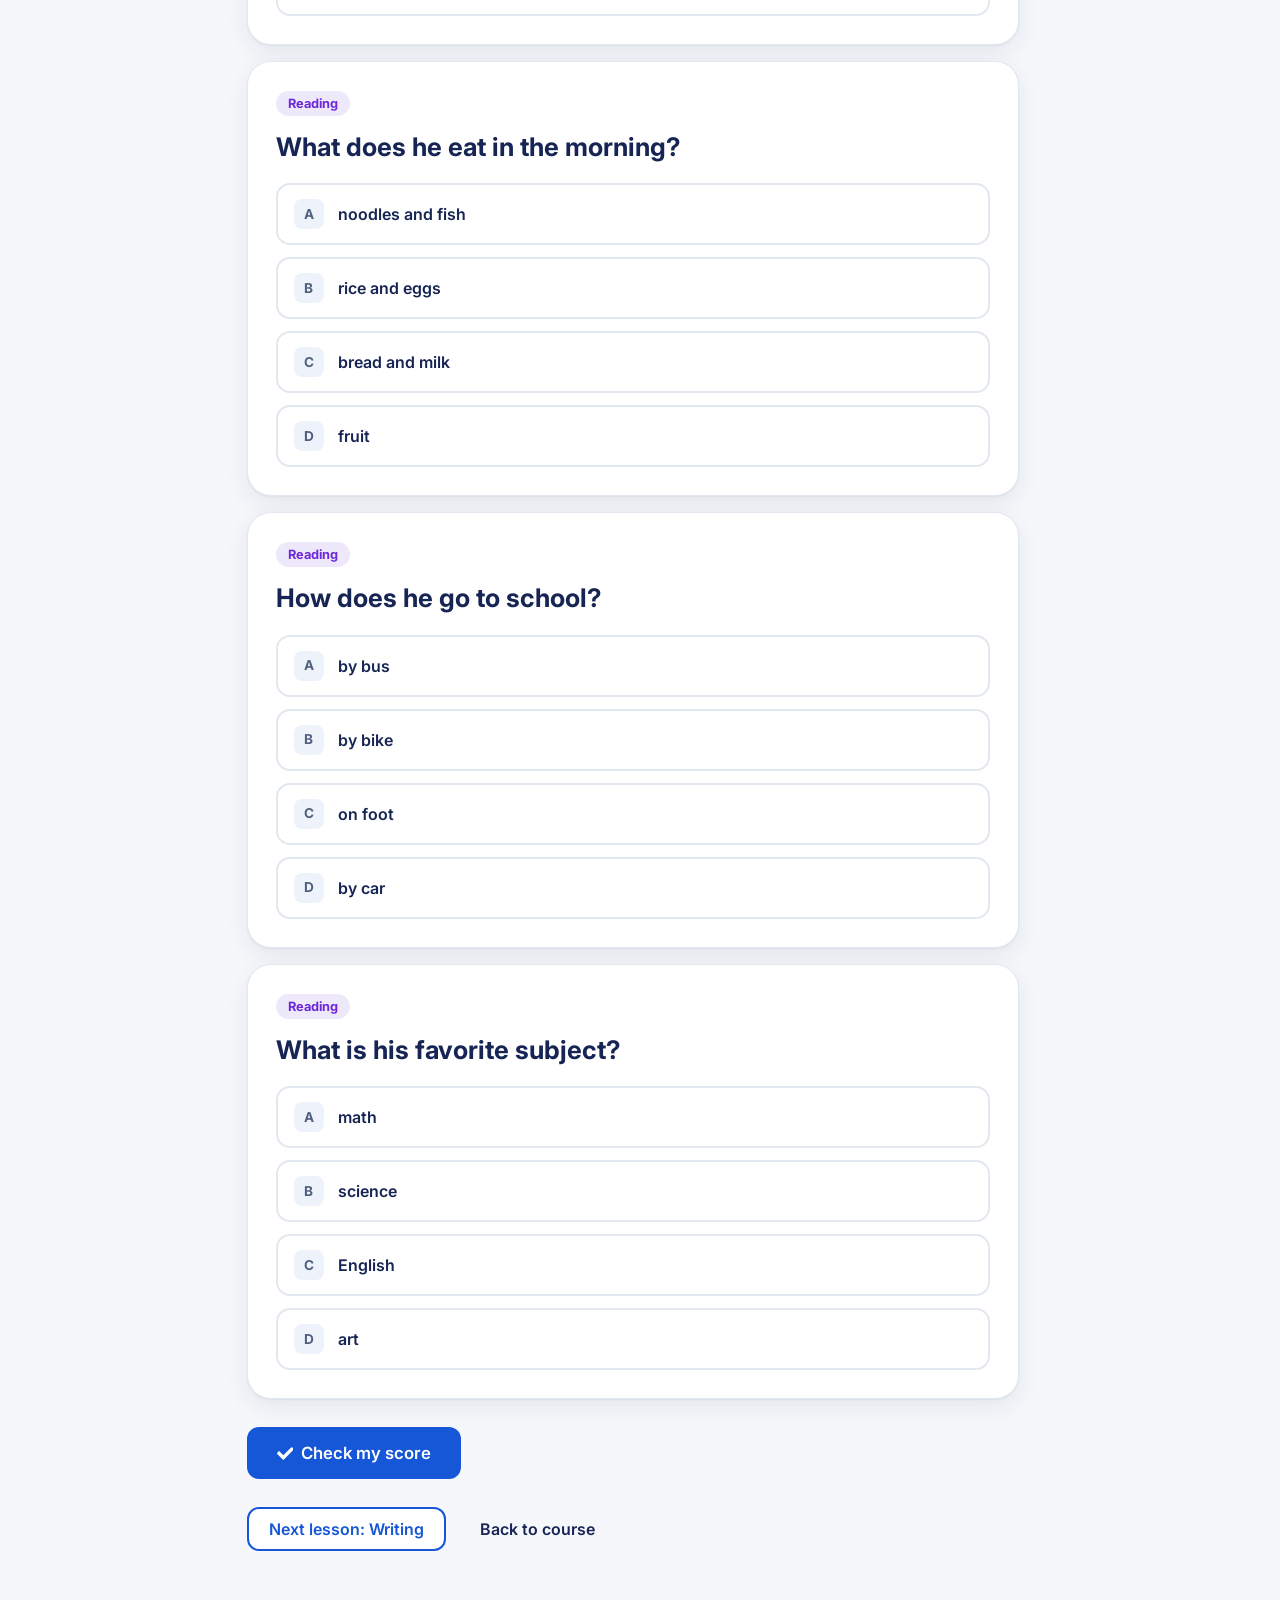
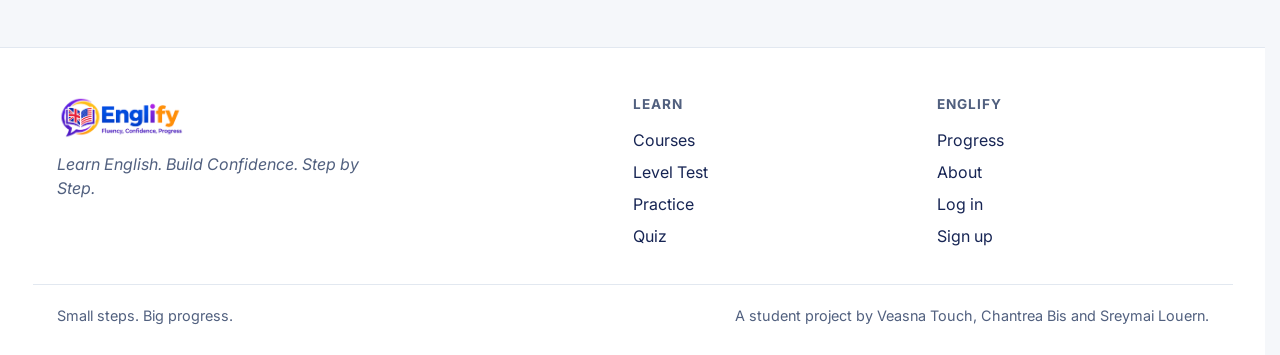
<file: lesson-a1-reading.html>
<!DOCTYPE html>
<html lang="en">
<head>
  <meta charset="utf-8">
  <meta name="viewport" content="width=device-width, initial-scale=1, viewport-fit=cover">
  <title>A day in the life of Sokha (A1 Reading) | Englify</title>
  <meta name="description" content="Englify is a small web-based English learning website. Learn English step by step with lessons, practice and quizzes.">
  <meta name="theme-color" content="#1557D6">
  <link rel="icon" type="image/png" href="assets/favicon.png">
  <link rel="preconnect" href="https://fonts.googleapis.com">
  <link rel="preconnect" href="https://fonts.gstatic.com" crossorigin>
  <link href="https://fonts.googleapis.com/css2?family=Inter:wght@400;500;600;700;800&amp;display=swap" rel="stylesheet">
  <link rel="stylesheet" href="css/style.css">
</head>
<body data-page="lesson-a1-reading">
  <a class="skip-link" href="#main">Skip to content</a>

  <header class="site-header">
    <input type="checkbox" id="navToggle" class="nav-toggle sr-only" aria-label="Open or close the menu">
    <div class="container header-inner">
      <a class="brand" href="index.html" aria-label="Englify home">
        <img src="assets/logo.png" alt="Englify: Fluency, Confidence, Progress" width="150" height="51">
      </a>
      <nav class="main-nav" aria-label="Main">
          <a data-nav="home" href="index.html">Home</a>
          <a data-nav="courses" href="courses.html" class="active" aria-current="page">Courses</a>
          <a data-nav="level-test" href="level-test.html">Level Test</a>
          <a data-nav="practice" href="practice.html">Practice</a>
          <a data-nav="quiz" href="quiz.html">Quiz</a>
          <a data-nav="progress" href="progress.html">Progress</a>
          <a data-nav="about" href="about.html">About</a>
        <div class="nav-auth">
          <a class="btn btn-secondary" href="login.html">Log in</a>
          <a class="btn btn-primary" href="signup.html">Sign up</a>
        </div>
      </nav>
      <div class="header-actions">
        <div class="user-slot">
          <a class="btn btn-secondary btn-sm" href="login.html">Log in</a>
          <a class="btn btn-primary btn-sm hide-sm" href="signup.html">Sign up</a>
        </div>
        <label for="navToggle" class="icon-btn menu-btn" aria-hidden="true"><svg class="i" viewBox="0 0 448 512" fill="currentColor" aria-hidden="true" focusable="false"><path d="M16 132h416c8.837 0 16-7.163 16-16V76c0-8.837-7.163-16-16-16H16C7.163 60 0 67.163 0 76v40c0 8.837 7.163 16 16 16zm0 160h416c8.837 0 16-7.163 16-16v-40c0-8.837-7.163-16-16-16H16c-8.837 0-16 7.163-16 16v40c0 8.837 7.163 16 16 16zm0 160h416c8.837 0 16-7.163 16-16v-40c0-8.837-7.163-16-16-16H16c-8.837 0-16 7.163-16 16v40c0 8.837 7.163 16 16 16z"></path></svg></label>
      </div>
    </div>
  </header>

  <main id="main" tabindex="-1">

    <header class="page-head tone-purple"><div class="container narrow"><nav class="crumbs" aria-label="Breadcrumb"><a href="courses.html">Courses</a> <svg class="i" viewBox="0 0 448 512" fill="currentColor" aria-hidden="true" focusable="false"><path d="M190.5 66.9l22.2-22.2c9.4-9.4 24.6-9.4 33.9 0L441 239c9.4 9.4 9.4 24.6 0 33.9L246.6 467.3c-9.4 9.4-24.6 9.4-33.9 0l-22.2-22.2c-9.5-9.5-9.3-25 .4-34.3L311.4 296H24c-13.3 0-24-10.7-24-24v-32c0-13.3 10.7-24 24-24h287.4L190.9 101.2c-9.8-9.3-10-24.8-.4-34.3z"></path></svg> <a href="course-a1.html">A1 Beginner</a> <svg class="i" viewBox="0 0 448 512" fill="currentColor" aria-hidden="true" focusable="false"><path d="M190.5 66.9l22.2-22.2c9.4-9.4 24.6-9.4 33.9 0L441 239c9.4 9.4 9.4 24.6 0 33.9L246.6 467.3c-9.4 9.4-24.6 9.4-33.9 0l-22.2-22.2c-9.5-9.5-9.3-25 .4-34.3L311.4 296H24c-13.3 0-24-10.7-24-24v-32c0-13.3 10.7-24 24-24h287.4L190.9 101.2c-9.8-9.3-10-24.8-.4-34.3z"></path></svg> <span>Reading</span></nav>
      <div class="lesson-title"><span class="bubble tone-purple bubble-lg"><svg class="i" viewBox="0 0 576 512" fill="currentColor" aria-hidden="true" focusable="false"><path d="M542.22 32.05c-54.8 3.11-163.72 14.43-230.96 55.59-4.64 2.84-7.27 7.89-7.27 13.17v363.87c0 11.55 12.63 18.85 23.28 13.49 69.18-34.82 169.23-44.32 218.7-46.92 16.89-.89 30.02-14.43 30.02-30.66V62.75c.01-17.71-15.35-31.74-33.77-30.7zM264.73 87.64C197.5 46.48 88.58 35.17 33.78 32.05 15.36 31.01 0 45.04 0 62.75V400.6c0 16.24 13.13 29.78 30.02 30.66 49.49 2.6 149.59 12.11 218.77 46.95 10.62 5.35 23.21-1.94 23.21-13.46V100.63c0-5.29-2.62-10.14-7.27-12.99z"></path></svg></span><div><p class="eyebrow">Reading · A1</p><h1>A day in the life of Sokha</h1><p class="lead">Read a short text and answer simple questions.</p></div></div></div></header>

    <section class="section-tight"><div class="container narrow">
      <h2 class="h3"><svg class="i" viewBox="0 0 352 512" fill="currentColor" aria-hidden="true" focusable="false"><path d="M96.06 454.35c.01 6.29 1.87 12.45 5.36 17.69l17.09 25.69a31.99 31.99 0 0 0 26.64 14.28h61.71a31.99 31.99 0 0 0 26.64-14.28l17.09-25.69a31.989 31.989 0 0 0 5.36-17.69l.04-38.35H96.01l.05 38.35zM0 176c0 44.37 16.45 84.85 43.56 115.78 16.52 18.85 42.36 58.23 52.21 91.45.04.26.07.52.11.78h160.24c.04-.26.07-.51.11-.78 9.85-33.22 35.69-72.6 52.21-91.45C335.55 260.85 352 220.37 352 176 352 78.61 272.91-.3 175.45 0 73.44.31 0 82.97 0 176zm176-80c-44.11 0-80 35.89-80 80 0 8.84-7.16 16-16 16s-16-7.16-16-16c0-61.76 50.24-112 112-112 8.84 0 16 7.16 16 16s-7.16 16-16 16z"></path></svg> Learn</h2>
      <article class="card learn-block"><h3>Reading tips</h3><ul class="tips"><li><svg class="i" viewBox="0 0 512 512" fill="currentColor" aria-hidden="true" focusable="false"><path d="M173.898 439.404l-166.4-166.4c-9.997-9.997-9.997-26.206 0-36.204l36.203-36.204c9.997-9.998 26.207-9.998 36.204 0L192 312.69 432.095 72.596c9.997-9.997 26.207-9.997 36.204 0l36.203 36.204c9.997 9.997 9.997 26.206 0 36.204l-294.4 294.401c-9.998 9.997-26.207 9.997-36.204-.001z"></path></svg><span>Read the whole text once.</span></li><li><svg class="i" viewBox="0 0 512 512" fill="currentColor" aria-hidden="true" focusable="false"><path d="M173.898 439.404l-166.4-166.4c-9.997-9.997-9.997-26.206 0-36.204l36.203-36.204c9.997-9.998 26.207-9.998 36.204 0L192 312.69 432.095 72.596c9.997-9.997 26.207-9.997 36.204 0l36.203 36.204c9.997 9.997 9.997 26.206 0 36.204l-294.4 294.401c-9.998 9.997-26.207 9.997-36.204-.001z"></path></svg><span>Then read each question and find the answer in the text.</span></li><li><svg class="i" viewBox="0 0 512 512" fill="currentColor" aria-hidden="true" focusable="false"><path d="M173.898 439.404l-166.4-166.4c-9.997-9.997-9.997-26.206 0-36.204l36.203-36.204c9.997-9.998 26.207-9.998 36.204 0L192 312.69 432.095 72.596c9.997-9.997 26.207-9.997 36.204 0l36.203 36.204c9.997 9.997 9.997 26.206 0 36.204l-294.4 294.401c-9.998 9.997-26.207 9.997-36.204-.001z"></path></svg><span>Look for names, numbers and places.</span></li></ul></article>

      <h2 class="h3" id="practice"><svg class="i" viewBox="0 0 512 512" fill="currentColor" aria-hidden="true" focusable="false"><path d="M290.74 93.24l128.02 128.02-277.99 277.99-114.14 12.6C11.35 513.54-1.56 500.62.14 485.34l12.7-114.22 277.9-277.88zm207.2-19.06l-60.11-60.11c-18.75-18.75-49.16-18.75-67.91 0l-56.55 56.55 128.02 128.02 56.55-56.55c18.75-18.76 18.75-49.16 0-67.91z"></path></svg> Practice</h2>
      <article class="card passage"><h3><svg class="i" viewBox="0 0 576 512" fill="currentColor" aria-hidden="true" focusable="false"><path d="M542.22 32.05c-54.8 3.11-163.72 14.43-230.96 55.59-4.64 2.84-7.27 7.89-7.27 13.17v363.87c0 11.55 12.63 18.85 23.28 13.49 69.18-34.82 169.23-44.32 218.7-46.92 16.89-.89 30.02-14.43 30.02-30.66V62.75c.01-17.71-15.35-31.74-33.77-30.7zM264.73 87.64C197.5 46.48 88.58 35.17 33.78 32.05 15.36 31.01 0 45.04 0 62.75V400.6c0 16.24 13.13 29.78 30.02 30.66 49.49 2.6 149.59 12.11 218.77 46.95 10.62 5.35 23.21-1.94 23.21-13.46V100.63c0-5.29-2.62-10.14-7.27-12.99z"></path></svg> Read the text</h3><p>Sokha is a student. He is fourteen years old. He lives in Phnom Penh with his mother, father and sister. Every morning he eats rice and eggs. Then he goes to school by bike. His favorite subject is English.</p></article>
      <div class="card q" role="radiogroup" aria-labelledby="q1t" data-scored>
        <span class="tag tag-purple q-skill">Reading</span>
        <p class="q-text" id="q1t">How old is Sokha?</p>
        <div class="options">
          <label class="option"><input type="radio" name="q1" value="0"><span class="opt-key">A</span><span class="opt-text">twelve</span></label>
          <label class="option"><input type="radio" name="q1" value="1" data-right><span class="opt-key">B</span><span class="opt-text">fourteen</span></label>
          <label class="option"><input type="radio" name="q1" value="2"><span class="opt-key">C</span><span class="opt-text">sixteen</span></label>
          <label class="option"><input type="radio" name="q1" value="3"><span class="opt-key">D</span><span class="opt-text">fifteen</span></label>
        </div>
        <div class="fb ok"><strong><svg class="i" viewBox="0 0 512 512" fill="currentColor" aria-hidden="true" focusable="false"><path d="M504 256c0 136.967-111.033 248-248 248S8 392.967 8 256 119.033 8 256 8s248 111.033 248 248zM227.314 387.314l184-184c6.248-6.248 6.248-16.379 0-22.627l-22.627-22.627c-6.248-6.249-16.379-6.249-22.628 0L216 308.118l-70.059-70.059c-6.248-6.248-16.379-6.248-22.628 0l-22.627 22.627c-6.248 6.248-6.248 16.379 0 22.627l104 104c6.249 6.249 16.379 6.249 22.628.001z"></path></svg> Correct!</strong><p>The text says he is fourteen years old.</p></div>
        <div class="fb bad"><strong><svg class="i" viewBox="0 0 512 512" fill="currentColor" aria-hidden="true" focusable="false"><path d="M256 8C119 8 8 119 8 256s111 248 248 248 248-111 248-248S393 8 256 8zm121.6 313.1c4.7 4.7 4.7 12.3 0 17L338 377.6c-4.7 4.7-12.3 4.7-17 0L256 312l-65.1 65.6c-4.7 4.7-12.3 4.7-17 0L134.4 338c-4.7-4.7-4.7-12.3 0-17l65.6-65-65.6-65.1c-4.7-4.7-4.7-12.3 0-17l39.6-39.6c4.7-4.7 12.3-4.7 17 0l65 65.7 65.1-65.6c4.7-4.7 12.3-4.7 17 0l39.6 39.6c4.7 4.7 4.7 12.3 0 17L312 256l65.6 65.1z"></path></svg> Not quite.</strong><p>The answer is <b>fourteen</b>. The text says he is fourteen years old.</p></div>
      </div>
      <div class="card q" role="radiogroup" aria-labelledby="q2t" data-scored>
        <span class="tag tag-purple q-skill">Reading</span>
        <p class="q-text" id="q2t">Where does Sokha live?</p>
        <div class="options">
          <label class="option"><input type="radio" name="q2" value="0"><span class="opt-key">A</span><span class="opt-text">Siem Reap</span></label>
          <label class="option"><input type="radio" name="q2" value="1"><span class="opt-key">B</span><span class="opt-text">Battambang</span></label>
          <label class="option"><input type="radio" name="q2" value="2" data-right><span class="opt-key">C</span><span class="opt-text">Phnom Penh</span></label>
          <label class="option"><input type="radio" name="q2" value="3"><span class="opt-key">D</span><span class="opt-text">Kampot</span></label>
        </div>
        <div class="fb ok"><strong><svg class="i" viewBox="0 0 512 512" fill="currentColor" aria-hidden="true" focusable="false"><path d="M504 256c0 136.967-111.033 248-248 248S8 392.967 8 256 119.033 8 256 8s248 111.033 248 248zM227.314 387.314l184-184c6.248-6.248 6.248-16.379 0-22.627l-22.627-22.627c-6.248-6.249-16.379-6.249-22.628 0L216 308.118l-70.059-70.059c-6.248-6.248-16.379-6.248-22.628 0l-22.627 22.627c-6.248 6.248-6.248 16.379 0 22.627l104 104c6.249 6.249 16.379 6.249 22.628.001z"></path></svg> Correct!</strong><p>He lives in Phnom Penh.</p></div>
        <div class="fb bad"><strong><svg class="i" viewBox="0 0 512 512" fill="currentColor" aria-hidden="true" focusable="false"><path d="M256 8C119 8 8 119 8 256s111 248 248 248 248-111 248-248S393 8 256 8zm121.6 313.1c4.7 4.7 4.7 12.3 0 17L338 377.6c-4.7 4.7-12.3 4.7-17 0L256 312l-65.1 65.6c-4.7 4.7-12.3 4.7-17 0L134.4 338c-4.7-4.7-4.7-12.3 0-17l65.6-65-65.6-65.1c-4.7-4.7-4.7-12.3 0-17l39.6-39.6c4.7-4.7 12.3-4.7 17 0l65 65.7 65.1-65.6c4.7-4.7 12.3-4.7 17 0l39.6 39.6c4.7 4.7 4.7 12.3 0 17L312 256l65.6 65.1z"></path></svg> Not quite.</strong><p>The answer is <b>Phnom Penh</b>. He lives in Phnom Penh.</p></div>
      </div>
      <div class="card q" role="radiogroup" aria-labelledby="q3t" data-scored>
        <span class="tag tag-purple q-skill">Reading</span>
        <p class="q-text" id="q3t">What does he eat in the morning?</p>
        <div class="options">
          <label class="option"><input type="radio" name="q3" value="0"><span class="opt-key">A</span><span class="opt-text">noodles and fish</span></label>
          <label class="option"><input type="radio" name="q3" value="1" data-right><span class="opt-key">B</span><span class="opt-text">rice and eggs</span></label>
          <label class="option"><input type="radio" name="q3" value="2"><span class="opt-key">C</span><span class="opt-text">bread and milk</span></label>
          <label class="option"><input type="radio" name="q3" value="3"><span class="opt-key">D</span><span class="opt-text">fruit</span></label>
        </div>
        <div class="fb ok"><strong><svg class="i" viewBox="0 0 512 512" fill="currentColor" aria-hidden="true" focusable="false"><path d="M504 256c0 136.967-111.033 248-248 248S8 392.967 8 256 119.033 8 256 8s248 111.033 248 248zM227.314 387.314l184-184c6.248-6.248 6.248-16.379 0-22.627l-22.627-22.627c-6.248-6.249-16.379-6.249-22.628 0L216 308.118l-70.059-70.059c-6.248-6.248-16.379-6.248-22.628 0l-22.627 22.627c-6.248 6.248-6.248 16.379 0 22.627l104 104c6.249 6.249 16.379 6.249 22.628.001z"></path></svg> Correct!</strong><p>Every morning he eats rice and eggs.</p></div>
        <div class="fb bad"><strong><svg class="i" viewBox="0 0 512 512" fill="currentColor" aria-hidden="true" focusable="false"><path d="M256 8C119 8 8 119 8 256s111 248 248 248 248-111 248-248S393 8 256 8zm121.6 313.1c4.7 4.7 4.7 12.3 0 17L338 377.6c-4.7 4.7-12.3 4.7-17 0L256 312l-65.1 65.6c-4.7 4.7-12.3 4.7-17 0L134.4 338c-4.7-4.7-4.7-12.3 0-17l65.6-65-65.6-65.1c-4.7-4.7-4.7-12.3 0-17l39.6-39.6c4.7-4.7 12.3-4.7 17 0l65 65.7 65.1-65.6c4.7-4.7 12.3-4.7 17 0l39.6 39.6c4.7 4.7 4.7 12.3 0 17L312 256l65.6 65.1z"></path></svg> Not quite.</strong><p>The answer is <b>rice and eggs</b>. Every morning he eats rice and eggs.</p></div>
      </div>
      <div class="card q" role="radiogroup" aria-labelledby="q4t" data-scored>
        <span class="tag tag-purple q-skill">Reading</span>
        <p class="q-text" id="q4t">How does he go to school?</p>
        <div class="options">
          <label class="option"><input type="radio" name="q4" value="0"><span class="opt-key">A</span><span class="opt-text">by bus</span></label>
          <label class="option"><input type="radio" name="q4" value="1" data-right><span class="opt-key">B</span><span class="opt-text">by bike</span></label>
          <label class="option"><input type="radio" name="q4" value="2"><span class="opt-key">C</span><span class="opt-text">on foot</span></label>
          <label class="option"><input type="radio" name="q4" value="3"><span class="opt-key">D</span><span class="opt-text">by car</span></label>
        </div>
        <div class="fb ok"><strong><svg class="i" viewBox="0 0 512 512" fill="currentColor" aria-hidden="true" focusable="false"><path d="M504 256c0 136.967-111.033 248-248 248S8 392.967 8 256 119.033 8 256 8s248 111.033 248 248zM227.314 387.314l184-184c6.248-6.248 6.248-16.379 0-22.627l-22.627-22.627c-6.248-6.249-16.379-6.249-22.628 0L216 308.118l-70.059-70.059c-6.248-6.248-16.379-6.248-22.628 0l-22.627 22.627c-6.248 6.248-6.248 16.379 0 22.627l104 104c6.249 6.249 16.379 6.249 22.628.001z"></path></svg> Correct!</strong><p>He goes to school by bike.</p></div>
        <div class="fb bad"><strong><svg class="i" viewBox="0 0 512 512" fill="currentColor" aria-hidden="true" focusable="false"><path d="M256 8C119 8 8 119 8 256s111 248 248 248 248-111 248-248S393 8 256 8zm121.6 313.1c4.7 4.7 4.7 12.3 0 17L338 377.6c-4.7 4.7-12.3 4.7-17 0L256 312l-65.1 65.6c-4.7 4.7-12.3 4.7-17 0L134.4 338c-4.7-4.7-4.7-12.3 0-17l65.6-65-65.6-65.1c-4.7-4.7-4.7-12.3 0-17l39.6-39.6c4.7-4.7 12.3-4.7 17 0l65 65.7 65.1-65.6c4.7-4.7 12.3-4.7 17 0l39.6 39.6c4.7 4.7 4.7 12.3 0 17L312 256l65.6 65.1z"></path></svg> Not quite.</strong><p>The answer is <b>by bike</b>. He goes to school by bike.</p></div>
      </div>
      <div class="card q" role="radiogroup" aria-labelledby="q5t" data-scored>
        <span class="tag tag-purple q-skill">Reading</span>
        <p class="q-text" id="q5t">What is his favorite subject?</p>
        <div class="options">
          <label class="option"><input type="radio" name="q5" value="0"><span class="opt-key">A</span><span class="opt-text">math</span></label>
          <label class="option"><input type="radio" name="q5" value="1"><span class="opt-key">B</span><span class="opt-text">science</span></label>
          <label class="option"><input type="radio" name="q5" value="2" data-right><span class="opt-key">C</span><span class="opt-text">English</span></label>
          <label class="option"><input type="radio" name="q5" value="3"><span class="opt-key">D</span><span class="opt-text">art</span></label>
        </div>
        <div class="fb ok"><strong><svg class="i" viewBox="0 0 512 512" fill="currentColor" aria-hidden="true" focusable="false"><path d="M504 256c0 136.967-111.033 248-248 248S8 392.967 8 256 119.033 8 256 8s248 111.033 248 248zM227.314 387.314l184-184c6.248-6.248 6.248-16.379 0-22.627l-22.627-22.627c-6.248-6.249-16.379-6.249-22.628 0L216 308.118l-70.059-70.059c-6.248-6.248-16.379-6.248-22.628 0l-22.627 22.627c-6.248 6.248-6.248 16.379 0 22.627l104 104c6.249 6.249 16.379 6.249 22.628.001z"></path></svg> Correct!</strong><p>His favorite subject is English.</p></div>
        <div class="fb bad"><strong><svg class="i" viewBox="0 0 512 512" fill="currentColor" aria-hidden="true" focusable="false"><path d="M256 8C119 8 8 119 8 256s111 248 248 248 248-111 248-248S393 8 256 8zm121.6 313.1c4.7 4.7 4.7 12.3 0 17L338 377.6c-4.7 4.7-12.3 4.7-17 0L256 312l-65.1 65.6c-4.7 4.7-12.3 4.7-17 0L134.4 338c-4.7-4.7-4.7-12.3 0-17l65.6-65-65.6-65.1c-4.7-4.7-4.7-12.3 0-17l39.6-39.6c4.7-4.7 12.3-4.7 17 0l65 65.7 65.1-65.6c4.7-4.7 12.3-4.7 17 0l39.6 39.6c4.7 4.7 4.7 12.3 0 17L312 256l65.6 65.1z"></path></svg> Not quite.</strong><p>The answer is <b>English</b>. His favorite subject is English.</p></div>
      </div>
      <div class="lesson-cta"><button type="button" class="btn btn-primary btn-lg" data-score="lesson"><svg class="i" viewBox="0 0 512 512" fill="currentColor" aria-hidden="true" focusable="false"><path d="M173.898 439.404l-166.4-166.4c-9.997-9.997-9.997-26.206 0-36.204l36.203-36.204c9.997-9.998 26.207-9.998 36.204 0L192 312.69 432.095 72.596c9.997-9.997 26.207-9.997 36.204 0l36.203 36.204c9.997 9.997 9.997 26.206 0 36.204l-294.4 294.401c-9.998 9.997-26.207 9.997-36.204-.001z"></path></svg> Check my score</button></div>
      <div class="card score-card" id="score" aria-live="polite" hidden></div>
      <div class="lesson-cta"><a class="btn btn-secondary" href="lesson-a1-writing.html">Next lesson: Writing</a><a class="btn btn-ghost" href="course-a1.html">Back to course</a></div>
    </div></section>
  </main>

  <footer class="site-footer">
    <div class="container footer-grid">
      <div>
        <img class="footer-logo" src="assets/logo.png" alt="Englify" width="130" height="44">
        <p class="footer-tag">Learn English. Build Confidence. Step by Step.</p>
      </div>
      <nav aria-label="Footer">
        <h2>Learn</h2>
        <a href="courses.html">Courses</a><a href="level-test.html">Level Test</a><a href="practice.html">Practice</a><a href="quiz.html">Quiz</a>
      </nav>
      <nav aria-label="Footer, more">
        <h2>Englify</h2>
        <a href="progress.html">Progress</a><a href="about.html">About</a><a href="login.html">Log in</a><a href="signup.html">Sign up</a>
      </nav>
    </div>
    <div class="container footer-bottom">
      <span>Small steps. Big progress.</span>
      <span>A student project by Veasna Touch, Chantrea Bis and Sreymai Louern.</span>
    </div>
  </footer>

  <script src="js/englify.js"></script>
</body>
</html>
</file>
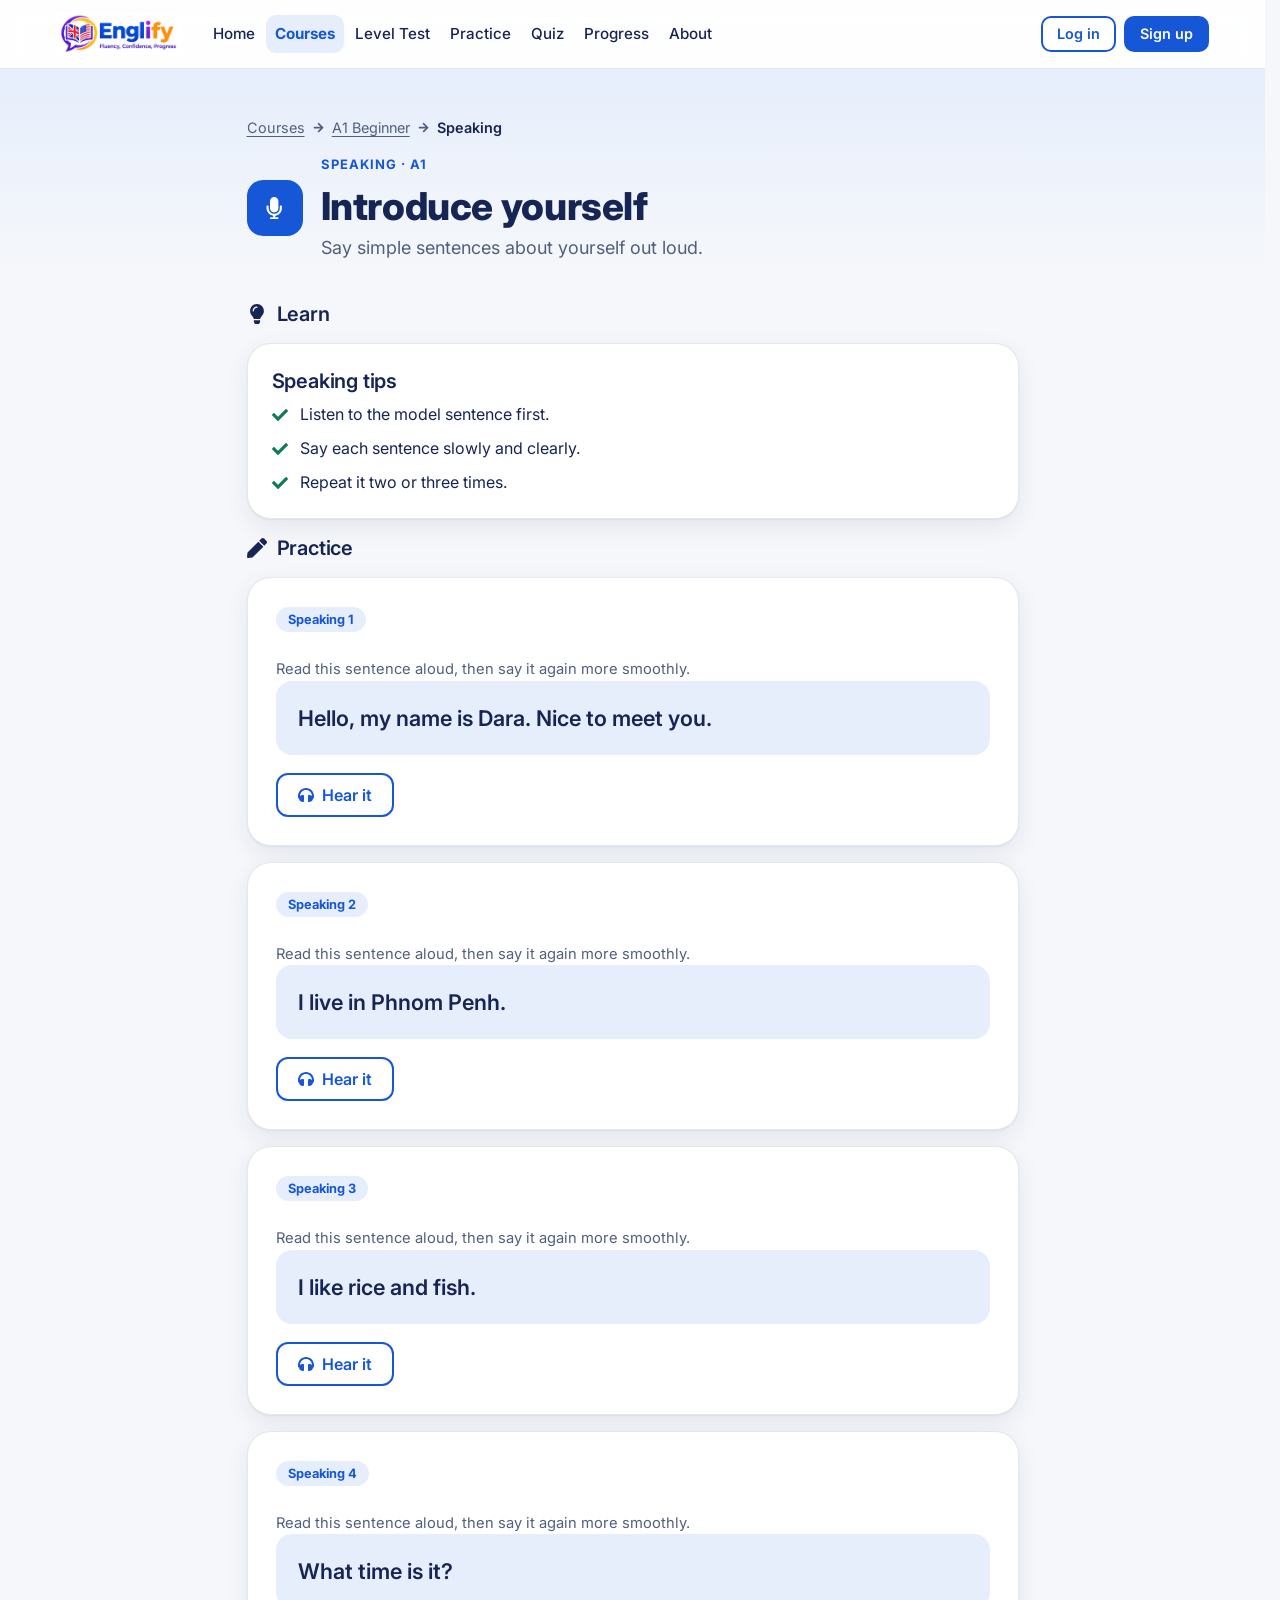
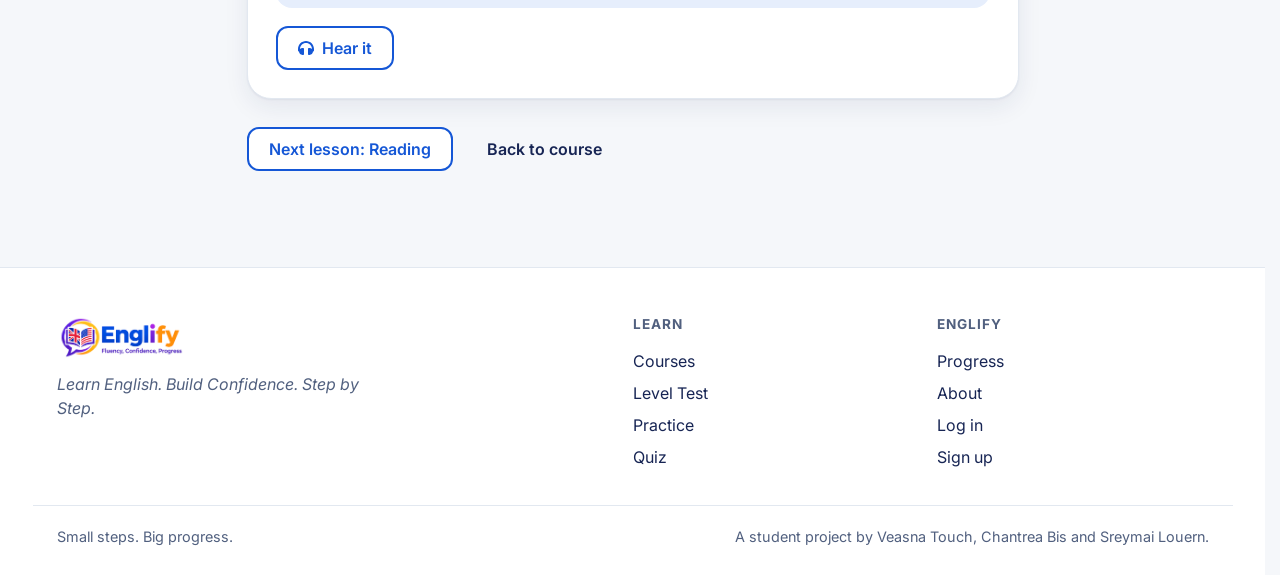
<file: lesson-a1-speaking.html>
<!DOCTYPE html>
<html lang="en">
<head>
  <meta charset="utf-8">
  <meta name="viewport" content="width=device-width, initial-scale=1, viewport-fit=cover">
  <title>Introduce yourself (A1 Speaking) | Englify</title>
  <meta name="description" content="Englify is a small web-based English learning website. Learn English step by step with lessons, practice and quizzes.">
  <meta name="theme-color" content="#1557D6">
  <link rel="icon" type="image/png" href="assets/favicon.png">
  <link rel="preconnect" href="https://fonts.googleapis.com">
  <link rel="preconnect" href="https://fonts.gstatic.com" crossorigin>
  <link href="https://fonts.googleapis.com/css2?family=Inter:wght@400;500;600;700;800&amp;display=swap" rel="stylesheet">
  <link rel="stylesheet" href="css/style.css">
</head>
<body data-page="lesson-a1-speaking">
  <a class="skip-link" href="#main">Skip to content</a>

  <header class="site-header">
    <input type="checkbox" id="navToggle" class="nav-toggle sr-only" aria-label="Open or close the menu">
    <div class="container header-inner">
      <a class="brand" href="index.html" aria-label="Englify home">
        <img src="assets/logo.png" alt="Englify: Fluency, Confidence, Progress" width="150" height="51">
      </a>
      <nav class="main-nav" aria-label="Main">
          <a data-nav="home" href="index.html">Home</a>
          <a data-nav="courses" href="courses.html" class="active" aria-current="page">Courses</a>
          <a data-nav="level-test" href="level-test.html">Level Test</a>
          <a data-nav="practice" href="practice.html">Practice</a>
          <a data-nav="quiz" href="quiz.html">Quiz</a>
          <a data-nav="progress" href="progress.html">Progress</a>
          <a data-nav="about" href="about.html">About</a>
        <div class="nav-auth">
          <a class="btn btn-secondary" href="login.html">Log in</a>
          <a class="btn btn-primary" href="signup.html">Sign up</a>
        </div>
      </nav>
      <div class="header-actions">
        <div class="user-slot">
          <a class="btn btn-secondary btn-sm" href="login.html">Log in</a>
          <a class="btn btn-primary btn-sm hide-sm" href="signup.html">Sign up</a>
        </div>
        <label for="navToggle" class="icon-btn menu-btn" aria-hidden="true"><svg class="i" viewBox="0 0 448 512" fill="currentColor" aria-hidden="true" focusable="false"><path d="M16 132h416c8.837 0 16-7.163 16-16V76c0-8.837-7.163-16-16-16H16C7.163 60 0 67.163 0 76v40c0 8.837 7.163 16 16 16zm0 160h416c8.837 0 16-7.163 16-16v-40c0-8.837-7.163-16-16-16H16c-8.837 0-16 7.163-16 16v40c0 8.837 7.163 16 16 16zm0 160h416c8.837 0 16-7.163 16-16v-40c0-8.837-7.163-16-16-16H16c-8.837 0-16 7.163-16 16v40c0 8.837 7.163 16 16 16z"></path></svg></label>
      </div>
    </div>
  </header>

  <main id="main" tabindex="-1">

    <header class="page-head tone-blue"><div class="container narrow"><nav class="crumbs" aria-label="Breadcrumb"><a href="courses.html">Courses</a> <svg class="i" viewBox="0 0 448 512" fill="currentColor" aria-hidden="true" focusable="false"><path d="M190.5 66.9l22.2-22.2c9.4-9.4 24.6-9.4 33.9 0L441 239c9.4 9.4 9.4 24.6 0 33.9L246.6 467.3c-9.4 9.4-24.6 9.4-33.9 0l-22.2-22.2c-9.5-9.5-9.3-25 .4-34.3L311.4 296H24c-13.3 0-24-10.7-24-24v-32c0-13.3 10.7-24 24-24h287.4L190.9 101.2c-9.8-9.3-10-24.8-.4-34.3z"></path></svg> <a href="course-a1.html">A1 Beginner</a> <svg class="i" viewBox="0 0 448 512" fill="currentColor" aria-hidden="true" focusable="false"><path d="M190.5 66.9l22.2-22.2c9.4-9.4 24.6-9.4 33.9 0L441 239c9.4 9.4 9.4 24.6 0 33.9L246.6 467.3c-9.4 9.4-24.6 9.4-33.9 0l-22.2-22.2c-9.5-9.5-9.3-25 .4-34.3L311.4 296H24c-13.3 0-24-10.7-24-24v-32c0-13.3 10.7-24 24-24h287.4L190.9 101.2c-9.8-9.3-10-24.8-.4-34.3z"></path></svg> <span>Speaking</span></nav>
      <div class="lesson-title"><span class="bubble tone-blue bubble-lg"><svg class="i" viewBox="0 0 352 512" fill="currentColor" aria-hidden="true" focusable="false"><path d="M176 352c53.02 0 96-42.98 96-96V96c0-53.02-42.98-96-96-96S80 42.98 80 96v160c0 53.02 42.98 96 96 96zm160-160h-16c-8.84 0-16 7.16-16 16v48c0 74.8-64.49 134.82-140.79 127.38C96.71 376.89 48 317.11 48 250.3V208c0-8.84-7.16-16-16-16H16c-8.84 0-16 7.16-16 16v40.16c0 89.64 63.97 169.55 152 181.69V464H96c-8.84 0-16 7.16-16 16v16c0 8.84 7.16 16 16 16h160c8.84 0 16-7.16 16-16v-16c0-8.84-7.16-16-16-16h-56v-33.77C285.71 418.47 352 344.9 352 256v-48c0-8.84-7.16-16-16-16z"></path></svg></span><div><p class="eyebrow">Speaking · A1</p><h1>Introduce yourself</h1><p class="lead">Say simple sentences about yourself out loud.</p></div></div></div></header>

    <section class="section-tight"><div class="container narrow">
      <h2 class="h3"><svg class="i" viewBox="0 0 352 512" fill="currentColor" aria-hidden="true" focusable="false"><path d="M96.06 454.35c.01 6.29 1.87 12.45 5.36 17.69l17.09 25.69a31.99 31.99 0 0 0 26.64 14.28h61.71a31.99 31.99 0 0 0 26.64-14.28l17.09-25.69a31.989 31.989 0 0 0 5.36-17.69l.04-38.35H96.01l.05 38.35zM0 176c0 44.37 16.45 84.85 43.56 115.78 16.52 18.85 42.36 58.23 52.21 91.45.04.26.07.52.11.78h160.24c.04-.26.07-.51.11-.78 9.85-33.22 35.69-72.6 52.21-91.45C335.55 260.85 352 220.37 352 176 352 78.61 272.91-.3 175.45 0 73.44.31 0 82.97 0 176zm176-80c-44.11 0-80 35.89-80 80 0 8.84-7.16 16-16 16s-16-7.16-16-16c0-61.76 50.24-112 112-112 8.84 0 16 7.16 16 16s-7.16 16-16 16z"></path></svg> Learn</h2>
      <article class="card learn-block"><h3>Speaking tips</h3><ul class="tips"><li><svg class="i" viewBox="0 0 512 512" fill="currentColor" aria-hidden="true" focusable="false"><path d="M173.898 439.404l-166.4-166.4c-9.997-9.997-9.997-26.206 0-36.204l36.203-36.204c9.997-9.998 26.207-9.998 36.204 0L192 312.69 432.095 72.596c9.997-9.997 26.207-9.997 36.204 0l36.203 36.204c9.997 9.997 9.997 26.206 0 36.204l-294.4 294.401c-9.998 9.997-26.207 9.997-36.204-.001z"></path></svg><span>Listen to the model sentence first.</span></li><li><svg class="i" viewBox="0 0 512 512" fill="currentColor" aria-hidden="true" focusable="false"><path d="M173.898 439.404l-166.4-166.4c-9.997-9.997-9.997-26.206 0-36.204l36.203-36.204c9.997-9.998 26.207-9.998 36.204 0L192 312.69 432.095 72.596c9.997-9.997 26.207-9.997 36.204 0l36.203 36.204c9.997 9.997 9.997 26.206 0 36.204l-294.4 294.401c-9.998 9.997-26.207 9.997-36.204-.001z"></path></svg><span>Say each sentence slowly and clearly.</span></li><li><svg class="i" viewBox="0 0 512 512" fill="currentColor" aria-hidden="true" focusable="false"><path d="M173.898 439.404l-166.4-166.4c-9.997-9.997-9.997-26.206 0-36.204l36.203-36.204c9.997-9.998 26.207-9.998 36.204 0L192 312.69 432.095 72.596c9.997-9.997 26.207-9.997 36.204 0l36.203 36.204c9.997 9.997 9.997 26.206 0 36.204l-294.4 294.401c-9.998 9.997-26.207 9.997-36.204-.001z"></path></svg><span>Repeat it two or three times.</span></li></ul></article>

      <h2 class="h3" id="practice"><svg class="i" viewBox="0 0 512 512" fill="currentColor" aria-hidden="true" focusable="false"><path d="M290.74 93.24l128.02 128.02-277.99 277.99-114.14 12.6C11.35 513.54-1.56 500.62.14 485.34l12.7-114.22 277.9-277.88zm207.2-19.06l-60.11-60.11c-18.75-18.75-49.16-18.75-67.91 0l-56.55 56.55 128.02 128.02 56.55-56.55c18.75-18.76 18.75-49.16 0-67.91z"></path></svg> Practice</h2>
      <div class="card q">
        <span class="tag tag-blue q-skill">Speaking 1</span>
        <p class="hint">Read this sentence aloud, then say it again more smoothly.</p>
        <div class="say-card"><p class="say-text">Hello, my name is Dara. Nice to meet you.</p></div>
        <div class="say-actions"><button type="button" class="btn btn-secondary" data-say="Hello, my name is Dara. Nice to meet you." data-rate="0.85"><svg class="i" viewBox="0 0 512 512" fill="currentColor" aria-hidden="true" focusable="false"><path d="M256 32C114.52 32 0 146.496 0 288v48a32 32 0 0 0 17.689 28.622l14.383 7.191C34.083 431.903 83.421 480 144 480h24c13.255 0 24-10.745 24-24V280c0-13.255-10.745-24-24-24h-24c-31.342 0-59.671 12.879-80 33.627V288c0-105.869 86.131-192 192-192s192 86.131 192 192v1.627C427.671 268.879 399.342 256 368 256h-24c-13.255 0-24 10.745-24 24v176c0 13.255 10.745 24 24 24h24c60.579 0 109.917-48.098 111.928-108.187l14.382-7.191A32 32 0 0 0 512 336v-48c0-141.479-114.496-256-256-256z"></path></svg> Hear it</button></div>
      </div>
      <div class="card q">
        <span class="tag tag-blue q-skill">Speaking 2</span>
        <p class="hint">Read this sentence aloud, then say it again more smoothly.</p>
        <div class="say-card"><p class="say-text">I live in Phnom Penh.</p></div>
        <div class="say-actions"><button type="button" class="btn btn-secondary" data-say="I live in Phnom Penh." data-rate="0.85"><svg class="i" viewBox="0 0 512 512" fill="currentColor" aria-hidden="true" focusable="false"><path d="M256 32C114.52 32 0 146.496 0 288v48a32 32 0 0 0 17.689 28.622l14.383 7.191C34.083 431.903 83.421 480 144 480h24c13.255 0 24-10.745 24-24V280c0-13.255-10.745-24-24-24h-24c-31.342 0-59.671 12.879-80 33.627V288c0-105.869 86.131-192 192-192s192 86.131 192 192v1.627C427.671 268.879 399.342 256 368 256h-24c-13.255 0-24 10.745-24 24v176c0 13.255 10.745 24 24 24h24c60.579 0 109.917-48.098 111.928-108.187l14.382-7.191A32 32 0 0 0 512 336v-48c0-141.479-114.496-256-256-256z"></path></svg> Hear it</button></div>
      </div>
      <div class="card q">
        <span class="tag tag-blue q-skill">Speaking 3</span>
        <p class="hint">Read this sentence aloud, then say it again more smoothly.</p>
        <div class="say-card"><p class="say-text">I like rice and fish.</p></div>
        <div class="say-actions"><button type="button" class="btn btn-secondary" data-say="I like rice and fish." data-rate="0.85"><svg class="i" viewBox="0 0 512 512" fill="currentColor" aria-hidden="true" focusable="false"><path d="M256 32C114.52 32 0 146.496 0 288v48a32 32 0 0 0 17.689 28.622l14.383 7.191C34.083 431.903 83.421 480 144 480h24c13.255 0 24-10.745 24-24V280c0-13.255-10.745-24-24-24h-24c-31.342 0-59.671 12.879-80 33.627V288c0-105.869 86.131-192 192-192s192 86.131 192 192v1.627C427.671 268.879 399.342 256 368 256h-24c-13.255 0-24 10.745-24 24v176c0 13.255 10.745 24 24 24h24c60.579 0 109.917-48.098 111.928-108.187l14.382-7.191A32 32 0 0 0 512 336v-48c0-141.479-114.496-256-256-256z"></path></svg> Hear it</button></div>
      </div>
      <div class="card q">
        <span class="tag tag-blue q-skill">Speaking 4</span>
        <p class="hint">Read this sentence aloud, then say it again more smoothly.</p>
        <div class="say-card"><p class="say-text">What time is it?</p></div>
        <div class="say-actions"><button type="button" class="btn btn-secondary" data-say="What time is it?" data-rate="0.85"><svg class="i" viewBox="0 0 512 512" fill="currentColor" aria-hidden="true" focusable="false"><path d="M256 32C114.52 32 0 146.496 0 288v48a32 32 0 0 0 17.689 28.622l14.383 7.191C34.083 431.903 83.421 480 144 480h24c13.255 0 24-10.745 24-24V280c0-13.255-10.745-24-24-24h-24c-31.342 0-59.671 12.879-80 33.627V288c0-105.869 86.131-192 192-192s192 86.131 192 192v1.627C427.671 268.879 399.342 256 368 256h-24c-13.255 0-24 10.745-24 24v176c0 13.255 10.745 24 24 24h24c60.579 0 109.917-48.098 111.928-108.187l14.382-7.191A32 32 0 0 0 512 336v-48c0-141.479-114.496-256-256-256z"></path></svg> Hear it</button></div>
      </div>

      <div class="lesson-cta"><a class="btn btn-secondary" href="lesson-a1-reading.html">Next lesson: Reading</a><a class="btn btn-ghost" href="course-a1.html">Back to course</a></div>
    </div></section>
  </main>

  <footer class="site-footer">
    <div class="container footer-grid">
      <div>
        <img class="footer-logo" src="assets/logo.png" alt="Englify" width="130" height="44">
        <p class="footer-tag">Learn English. Build Confidence. Step by Step.</p>
      </div>
      <nav aria-label="Footer">
        <h2>Learn</h2>
        <a href="courses.html">Courses</a><a href="level-test.html">Level Test</a><a href="practice.html">Practice</a><a href="quiz.html">Quiz</a>
      </nav>
      <nav aria-label="Footer, more">
        <h2>Englify</h2>
        <a href="progress.html">Progress</a><a href="about.html">About</a><a href="login.html">Log in</a><a href="signup.html">Sign up</a>
      </nav>
    </div>
    <div class="container footer-bottom">
      <span>Small steps. Big progress.</span>
      <span>A student project by Veasna Touch, Chantrea Bis and Sreymai Louern.</span>
    </div>
  </footer>

  <script src="js/englify.js"></script>
</body>
</html>
</file>
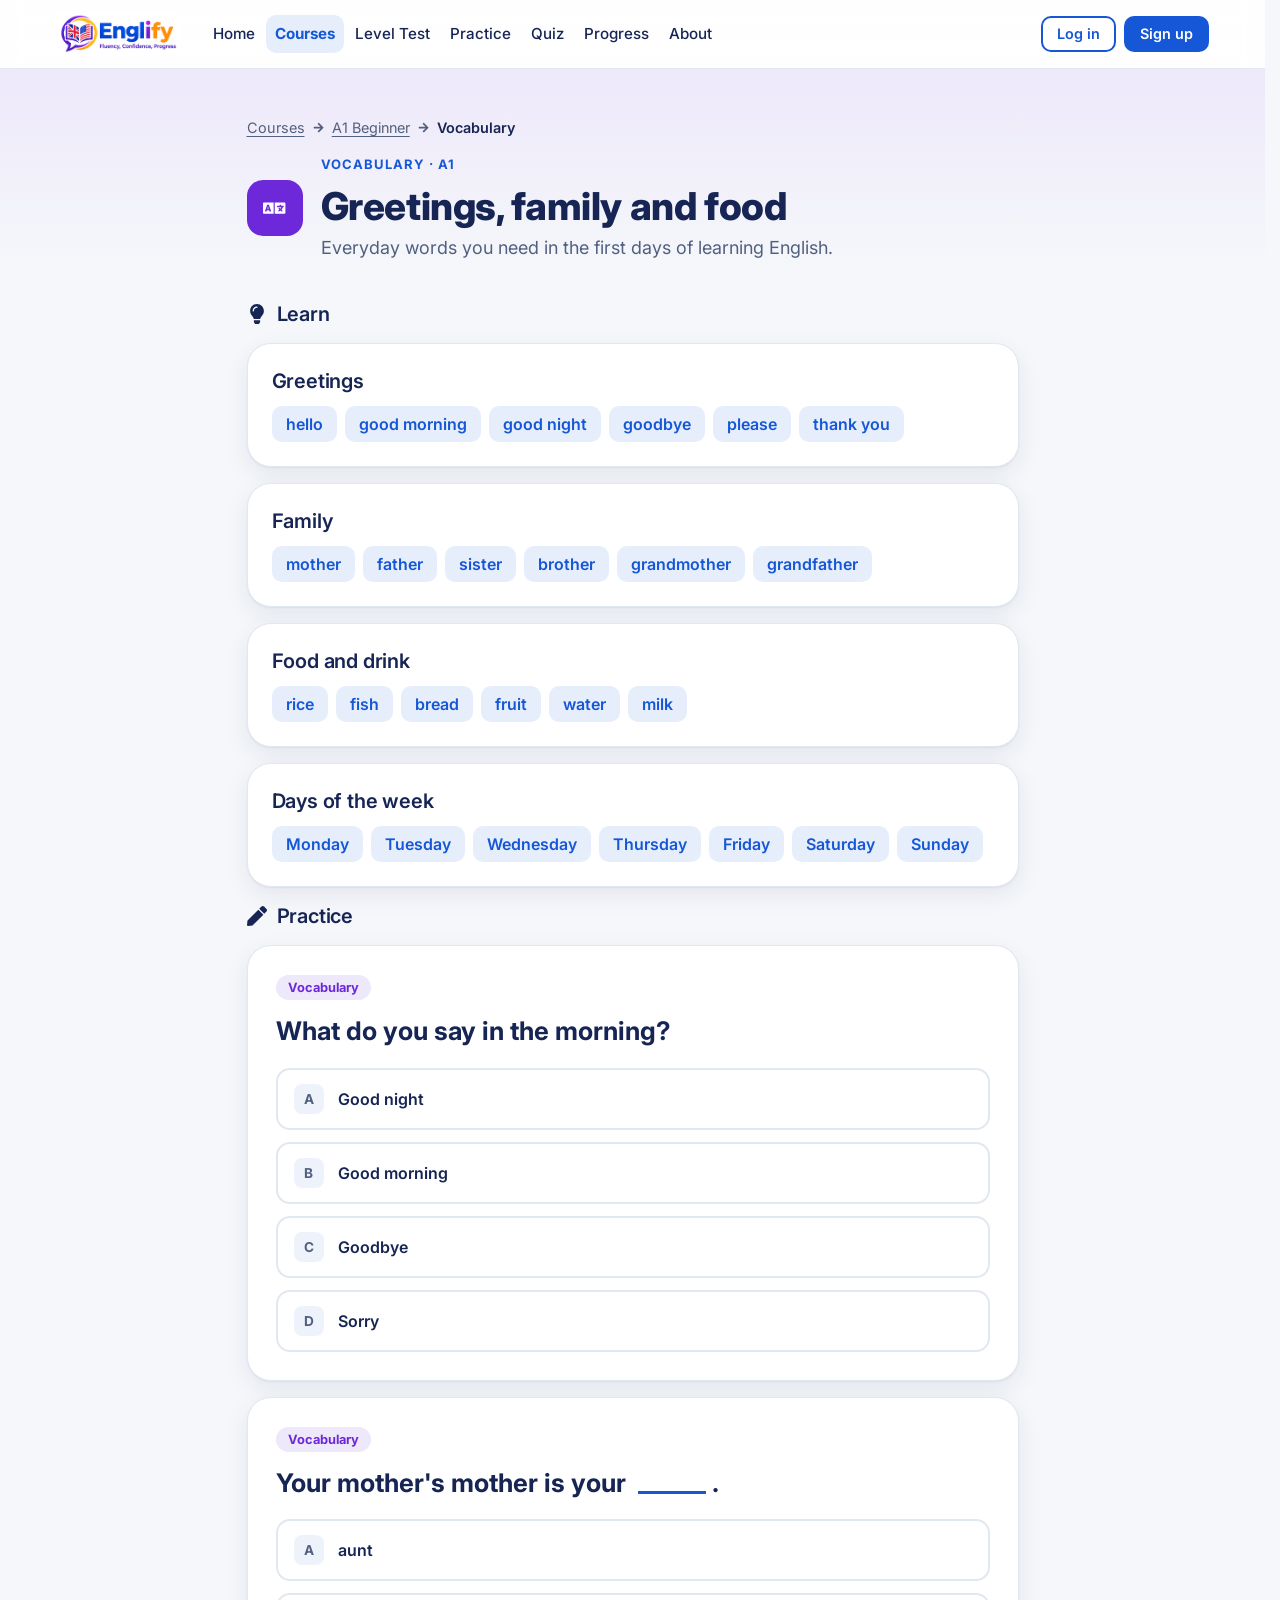
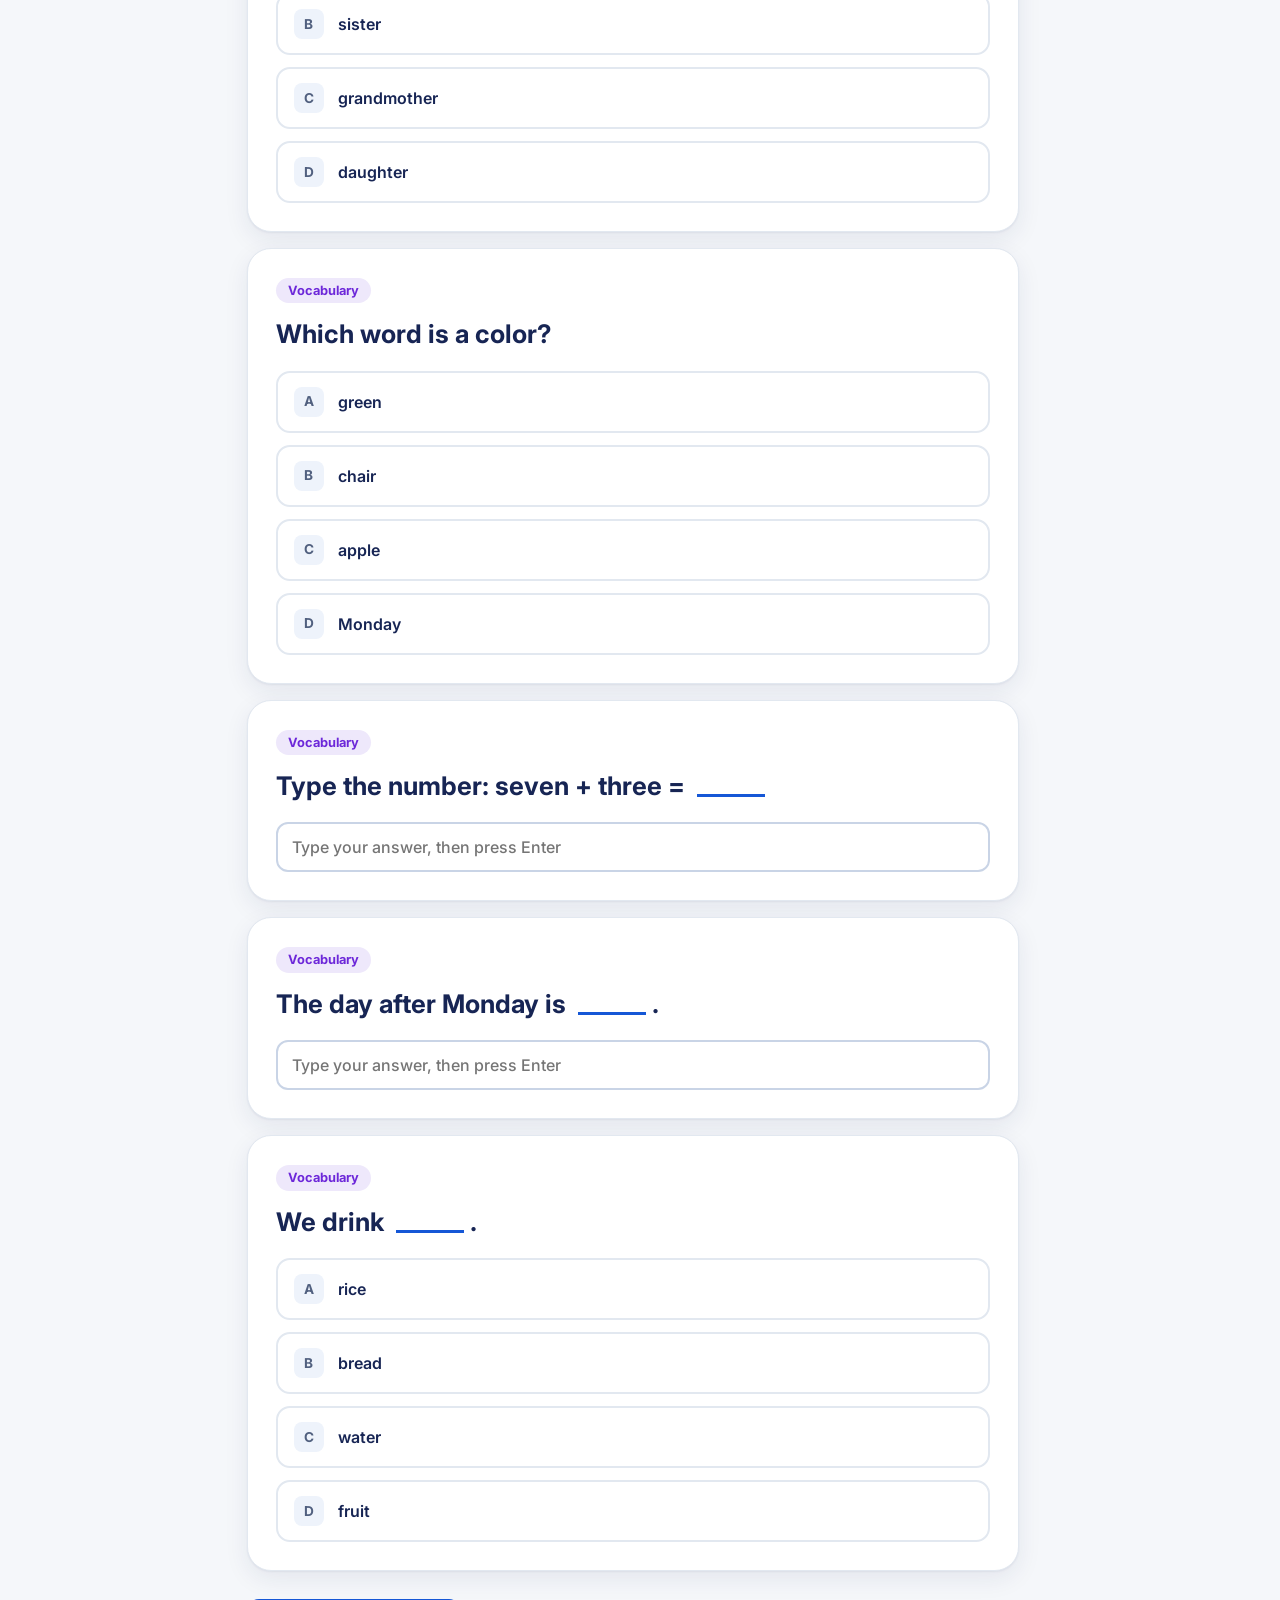
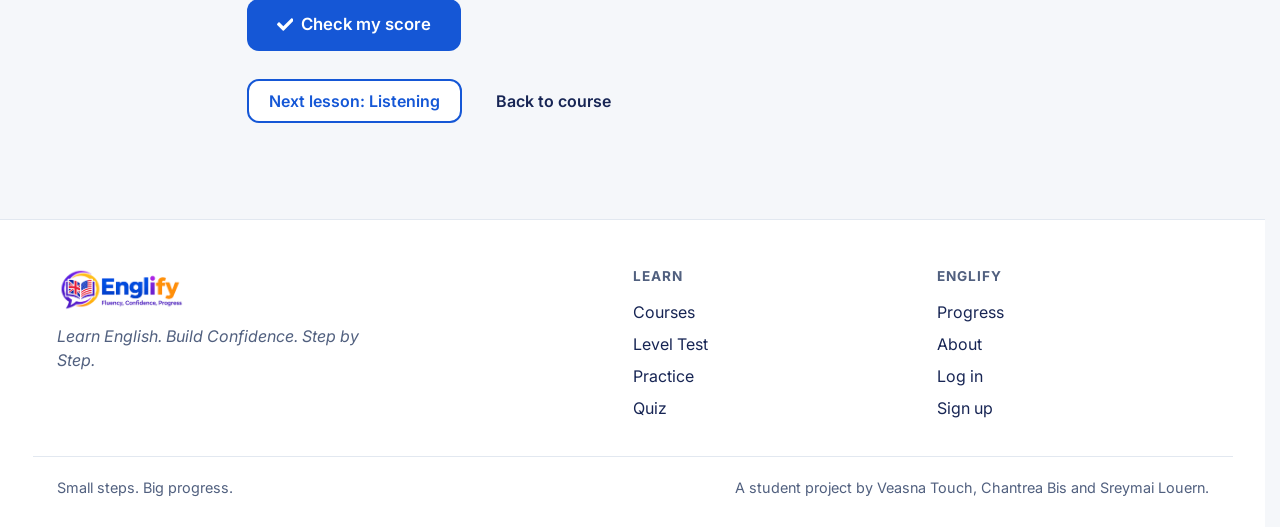
<file: lesson-a1-vocabulary.html>
<!DOCTYPE html>
<html lang="en">
<head>
  <meta charset="utf-8">
  <meta name="viewport" content="width=device-width, initial-scale=1, viewport-fit=cover">
  <title>Greetings, family and food (A1 Vocabulary) | Englify</title>
  <meta name="description" content="Englify is a small web-based English learning website. Learn English step by step with lessons, practice and quizzes.">
  <meta name="theme-color" content="#1557D6">
  <link rel="icon" type="image/png" href="assets/favicon.png">
  <link rel="preconnect" href="https://fonts.googleapis.com">
  <link rel="preconnect" href="https://fonts.gstatic.com" crossorigin>
  <link href="https://fonts.googleapis.com/css2?family=Inter:wght@400;500;600;700;800&amp;display=swap" rel="stylesheet">
  <link rel="stylesheet" href="css/style.css">
</head>
<body data-page="lesson-a1-vocabulary">
  <a class="skip-link" href="#main">Skip to content</a>

  <header class="site-header">
    <input type="checkbox" id="navToggle" class="nav-toggle sr-only" aria-label="Open or close the menu">
    <div class="container header-inner">
      <a class="brand" href="index.html" aria-label="Englify home">
        <img src="assets/logo.png" alt="Englify: Fluency, Confidence, Progress" width="150" height="51">
      </a>
      <nav class="main-nav" aria-label="Main">
          <a data-nav="home" href="index.html">Home</a>
          <a data-nav="courses" href="courses.html" class="active" aria-current="page">Courses</a>
          <a data-nav="level-test" href="level-test.html">Level Test</a>
          <a data-nav="practice" href="practice.html">Practice</a>
          <a data-nav="quiz" href="quiz.html">Quiz</a>
          <a data-nav="progress" href="progress.html">Progress</a>
          <a data-nav="about" href="about.html">About</a>
        <div class="nav-auth">
          <a class="btn btn-secondary" href="login.html">Log in</a>
          <a class="btn btn-primary" href="signup.html">Sign up</a>
        </div>
      </nav>
      <div class="header-actions">
        <div class="user-slot">
          <a class="btn btn-secondary btn-sm" href="login.html">Log in</a>
          <a class="btn btn-primary btn-sm hide-sm" href="signup.html">Sign up</a>
        </div>
        <label for="navToggle" class="icon-btn menu-btn" aria-hidden="true"><svg class="i" viewBox="0 0 448 512" fill="currentColor" aria-hidden="true" focusable="false"><path d="M16 132h416c8.837 0 16-7.163 16-16V76c0-8.837-7.163-16-16-16H16C7.163 60 0 67.163 0 76v40c0 8.837 7.163 16 16 16zm0 160h416c8.837 0 16-7.163 16-16v-40c0-8.837-7.163-16-16-16H16c-8.837 0-16 7.163-16 16v40c0 8.837 7.163 16 16 16zm0 160h416c8.837 0 16-7.163 16-16v-40c0-8.837-7.163-16-16-16H16c-8.837 0-16 7.163-16 16v40c0 8.837 7.163 16 16 16z"></path></svg></label>
      </div>
    </div>
  </header>

  <main id="main" tabindex="-1">

    <header class="page-head tone-purple"><div class="container narrow"><nav class="crumbs" aria-label="Breadcrumb"><a href="courses.html">Courses</a> <svg class="i" viewBox="0 0 448 512" fill="currentColor" aria-hidden="true" focusable="false"><path d="M190.5 66.9l22.2-22.2c9.4-9.4 24.6-9.4 33.9 0L441 239c9.4 9.4 9.4 24.6 0 33.9L246.6 467.3c-9.4 9.4-24.6 9.4-33.9 0l-22.2-22.2c-9.5-9.5-9.3-25 .4-34.3L311.4 296H24c-13.3 0-24-10.7-24-24v-32c0-13.3 10.7-24 24-24h287.4L190.9 101.2c-9.8-9.3-10-24.8-.4-34.3z"></path></svg> <a href="course-a1.html">A1 Beginner</a> <svg class="i" viewBox="0 0 448 512" fill="currentColor" aria-hidden="true" focusable="false"><path d="M190.5 66.9l22.2-22.2c9.4-9.4 24.6-9.4 33.9 0L441 239c9.4 9.4 9.4 24.6 0 33.9L246.6 467.3c-9.4 9.4-24.6 9.4-33.9 0l-22.2-22.2c-9.5-9.5-9.3-25 .4-34.3L311.4 296H24c-13.3 0-24-10.7-24-24v-32c0-13.3 10.7-24 24-24h287.4L190.9 101.2c-9.8-9.3-10-24.8-.4-34.3z"></path></svg> <span>Vocabulary</span></nav>
      <div class="lesson-title"><span class="bubble tone-purple bubble-lg"><svg class="i" viewBox="0 0 640 512" fill="currentColor" aria-hidden="true" focusable="false"><path d="M152.1 236.2c-3.5-12.1-7.8-33.2-7.8-33.2h-.5s-4.3 21.1-7.8 33.2l-11.1 37.5H163zM616 96H336v320h280c13.3 0 24-10.7 24-24V120c0-13.3-10.7-24-24-24zm-24 120c0 6.6-5.4 12-12 12h-11.4c-6.9 23.6-21.7 47.4-42.7 69.9 8.4 6.4 17.1 12.5 26.1 18 5.5 3.4 7.3 10.5 4.1 16.2l-7.9 13.9c-3.4 5.9-10.9 7.8-16.7 4.3-12.6-7.8-24.5-16.1-35.4-24.9-10.9 8.7-22.7 17.1-35.4 24.9-5.8 3.5-13.3 1.6-16.7-4.3l-7.9-13.9c-3.2-5.6-1.4-12.8 4.2-16.2 9.3-5.7 18-11.7 26.1-18-7.9-8.4-14.9-17-21-25.7-4-5.7-2.2-13.6 3.7-17.1l6.5-3.9 7.3-4.3c5.4-3.2 12.4-1.7 16 3.4 5 7 10.8 14 17.4 20.9 13.5-14.2 23.8-28.9 30-43.2H412c-6.6 0-12-5.4-12-12v-16c0-6.6 5.4-12 12-12h64v-16c0-6.6 5.4-12 12-12h16c6.6 0 12 5.4 12 12v16h64c6.6 0 12 5.4 12 12zM0 120v272c0 13.3 10.7 24 24 24h280V96H24c-13.3 0-24 10.7-24 24zm58.9 216.1L116.4 167c1.7-4.9 6.2-8.1 11.4-8.1h32.5c5.1 0 9.7 3.3 11.4 8.1l57.5 169.1c2.6 7.8-3.1 15.9-11.4 15.9h-22.9a12 12 0 0 1-11.5-8.6l-9.4-31.9h-60.2l-9.1 31.8c-1.5 5.1-6.2 8.7-11.5 8.7H70.3c-8.2 0-14-8.1-11.4-15.9z"></path></svg></span><div><p class="eyebrow">Vocabulary · A1</p><h1>Greetings, family and food</h1><p class="lead">Everyday words you need in the first days of learning English.</p></div></div></div></header>

    <section class="section-tight"><div class="container narrow">
      <h2 class="h3"><svg class="i" viewBox="0 0 352 512" fill="currentColor" aria-hidden="true" focusable="false"><path d="M96.06 454.35c.01 6.29 1.87 12.45 5.36 17.69l17.09 25.69a31.99 31.99 0 0 0 26.64 14.28h61.71a31.99 31.99 0 0 0 26.64-14.28l17.09-25.69a31.989 31.989 0 0 0 5.36-17.69l.04-38.35H96.01l.05 38.35zM0 176c0 44.37 16.45 84.85 43.56 115.78 16.52 18.85 42.36 58.23 52.21 91.45.04.26.07.52.11.78h160.24c.04-.26.07-.51.11-.78 9.85-33.22 35.69-72.6 52.21-91.45C335.55 260.85 352 220.37 352 176 352 78.61 272.91-.3 175.45 0 73.44.31 0 82.97 0 176zm176-80c-44.11 0-80 35.89-80 80 0 8.84-7.16 16-16 16s-16-7.16-16-16c0-61.76 50.24-112 112-112 8.84 0 16 7.16 16 16s-7.16 16-16 16z"></path></svg> Learn</h2>
      <article class="card learn-block"><h3>Greetings</h3><ul class="examples"><li>hello</li><li>good morning</li><li>good night</li><li>goodbye</li><li>please</li><li>thank you</li></ul></article>
      <article class="card learn-block"><h3>Family</h3><ul class="examples"><li>mother</li><li>father</li><li>sister</li><li>brother</li><li>grandmother</li><li>grandfather</li></ul></article>
      <article class="card learn-block"><h3>Food and drink</h3><ul class="examples"><li>rice</li><li>fish</li><li>bread</li><li>fruit</li><li>water</li><li>milk</li></ul></article>
      <article class="card learn-block"><h3>Days of the week</h3><ul class="examples"><li>Monday</li><li>Tuesday</li><li>Wednesday</li><li>Thursday</li><li>Friday</li><li>Saturday</li><li>Sunday</li></ul></article>

      <h2 class="h3" id="practice"><svg class="i" viewBox="0 0 512 512" fill="currentColor" aria-hidden="true" focusable="false"><path d="M290.74 93.24l128.02 128.02-277.99 277.99-114.14 12.6C11.35 513.54-1.56 500.62.14 485.34l12.7-114.22 277.9-277.88zm207.2-19.06l-60.11-60.11c-18.75-18.75-49.16-18.75-67.91 0l-56.55 56.55 128.02 128.02 56.55-56.55c18.75-18.76 18.75-49.16 0-67.91z"></path></svg> Practice</h2>
      <div class="card q" role="radiogroup" aria-labelledby="q1t" data-scored>
        <span class="tag tag-purple q-skill">Vocabulary</span>
        <p class="q-text" id="q1t">What do you say in the morning?</p>
        <div class="options">
          <label class="option"><input type="radio" name="q1" value="0"><span class="opt-key">A</span><span class="opt-text">Good night</span></label>
          <label class="option"><input type="radio" name="q1" value="1" data-right><span class="opt-key">B</span><span class="opt-text">Good morning</span></label>
          <label class="option"><input type="radio" name="q1" value="2"><span class="opt-key">C</span><span class="opt-text">Goodbye</span></label>
          <label class="option"><input type="radio" name="q1" value="3"><span class="opt-key">D</span><span class="opt-text">Sorry</span></label>
        </div>
        <div class="fb ok"><strong><svg class="i" viewBox="0 0 512 512" fill="currentColor" aria-hidden="true" focusable="false"><path d="M504 256c0 136.967-111.033 248-248 248S8 392.967 8 256 119.033 8 256 8s248 111.033 248 248zM227.314 387.314l184-184c6.248-6.248 6.248-16.379 0-22.627l-22.627-22.627c-6.248-6.249-16.379-6.249-22.628 0L216 308.118l-70.059-70.059c-6.248-6.248-16.379-6.248-22.628 0l-22.627 22.627c-6.248 6.248-6.248 16.379 0 22.627l104 104c6.249 6.249 16.379 6.249 22.628.001z"></path></svg> Correct!</strong><p>We say good morning before noon.</p></div>
        <div class="fb bad"><strong><svg class="i" viewBox="0 0 512 512" fill="currentColor" aria-hidden="true" focusable="false"><path d="M256 8C119 8 8 119 8 256s111 248 248 248 248-111 248-248S393 8 256 8zm121.6 313.1c4.7 4.7 4.7 12.3 0 17L338 377.6c-4.7 4.7-12.3 4.7-17 0L256 312l-65.1 65.6c-4.7 4.7-12.3 4.7-17 0L134.4 338c-4.7-4.7-4.7-12.3 0-17l65.6-65-65.6-65.1c-4.7-4.7-4.7-12.3 0-17l39.6-39.6c4.7-4.7 12.3-4.7 17 0l65 65.7 65.1-65.6c4.7-4.7 12.3-4.7 17 0l39.6 39.6c4.7 4.7 4.7 12.3 0 17L312 256l65.6 65.1z"></path></svg> Not quite.</strong><p>The answer is <b>Good morning</b>. We say good morning before noon.</p></div>
      </div>
      <div class="card q" role="radiogroup" aria-labelledby="q2t" data-scored>
        <span class="tag tag-purple q-skill">Vocabulary</span>
        <p class="q-text" id="q2t">Your mother&#39;s mother is your <span class="blank" aria-label="blank"></span>.</p>
        <div class="options">
          <label class="option"><input type="radio" name="q2" value="0"><span class="opt-key">A</span><span class="opt-text">aunt</span></label>
          <label class="option"><input type="radio" name="q2" value="1"><span class="opt-key">B</span><span class="opt-text">sister</span></label>
          <label class="option"><input type="radio" name="q2" value="2" data-right><span class="opt-key">C</span><span class="opt-text">grandmother</span></label>
          <label class="option"><input type="radio" name="q2" value="3"><span class="opt-key">D</span><span class="opt-text">daughter</span></label>
        </div>
        <div class="fb ok"><strong><svg class="i" viewBox="0 0 512 512" fill="currentColor" aria-hidden="true" focusable="false"><path d="M504 256c0 136.967-111.033 248-248 248S8 392.967 8 256 119.033 8 256 8s248 111.033 248 248zM227.314 387.314l184-184c6.248-6.248 6.248-16.379 0-22.627l-22.627-22.627c-6.248-6.249-16.379-6.249-22.628 0L216 308.118l-70.059-70.059c-6.248-6.248-16.379-6.248-22.628 0l-22.627 22.627c-6.248 6.248-6.248 16.379 0 22.627l104 104c6.249 6.249 16.379 6.249 22.628.001z"></path></svg> Correct!</strong><p>Your mother&#39;s mother is your grandmother.</p></div>
        <div class="fb bad"><strong><svg class="i" viewBox="0 0 512 512" fill="currentColor" aria-hidden="true" focusable="false"><path d="M256 8C119 8 8 119 8 256s111 248 248 248 248-111 248-248S393 8 256 8zm121.6 313.1c4.7 4.7 4.7 12.3 0 17L338 377.6c-4.7 4.7-12.3 4.7-17 0L256 312l-65.1 65.6c-4.7 4.7-12.3 4.7-17 0L134.4 338c-4.7-4.7-4.7-12.3 0-17l65.6-65-65.6-65.1c-4.7-4.7-4.7-12.3 0-17l39.6-39.6c4.7-4.7 12.3-4.7 17 0l65 65.7 65.1-65.6c4.7-4.7 12.3-4.7 17 0l39.6 39.6c4.7 4.7 4.7 12.3 0 17L312 256l65.6 65.1z"></path></svg> Not quite.</strong><p>The answer is <b>grandmother</b>. Your mother&#39;s mother is your grandmother.</p></div>
      </div>
      <div class="card q" role="radiogroup" aria-labelledby="q3t" data-scored>
        <span class="tag tag-purple q-skill">Vocabulary</span>
        <p class="q-text" id="q3t">Which word is a color?</p>
        <div class="options">
          <label class="option"><input type="radio" name="q3" value="0" data-right><span class="opt-key">A</span><span class="opt-text">green</span></label>
          <label class="option"><input type="radio" name="q3" value="1"><span class="opt-key">B</span><span class="opt-text">chair</span></label>
          <label class="option"><input type="radio" name="q3" value="2"><span class="opt-key">C</span><span class="opt-text">apple</span></label>
          <label class="option"><input type="radio" name="q3" value="3"><span class="opt-key">D</span><span class="opt-text">Monday</span></label>
        </div>
        <div class="fb ok"><strong><svg class="i" viewBox="0 0 512 512" fill="currentColor" aria-hidden="true" focusable="false"><path d="M504 256c0 136.967-111.033 248-248 248S8 392.967 8 256 119.033 8 256 8s248 111.033 248 248zM227.314 387.314l184-184c6.248-6.248 6.248-16.379 0-22.627l-22.627-22.627c-6.248-6.249-16.379-6.249-22.628 0L216 308.118l-70.059-70.059c-6.248-6.248-16.379-6.248-22.628 0l-22.627 22.627c-6.248 6.248-6.248 16.379 0 22.627l104 104c6.249 6.249 16.379 6.249 22.628.001z"></path></svg> Correct!</strong><p>Green is a color.</p></div>
        <div class="fb bad"><strong><svg class="i" viewBox="0 0 512 512" fill="currentColor" aria-hidden="true" focusable="false"><path d="M256 8C119 8 8 119 8 256s111 248 248 248 248-111 248-248S393 8 256 8zm121.6 313.1c4.7 4.7 4.7 12.3 0 17L338 377.6c-4.7 4.7-12.3 4.7-17 0L256 312l-65.1 65.6c-4.7 4.7-12.3 4.7-17 0L134.4 338c-4.7-4.7-4.7-12.3 0-17l65.6-65-65.6-65.1c-4.7-4.7-4.7-12.3 0-17l39.6-39.6c4.7-4.7 12.3-4.7 17 0l65 65.7 65.1-65.6c4.7-4.7 12.3-4.7 17 0l39.6 39.6c4.7 4.7 4.7 12.3 0 17L312 256l65.6 65.1z"></path></svg> Not quite.</strong><p>The answer is <b>green</b>. Green is a color.</p></div>
      </div>
      <div class="card q" data-scored>
        <span class="tag tag-purple q-skill">Vocabulary</span>
        <p class="q-text"><label for="q4">Type the number: seven + three = <span class="blank" aria-label="blank"></span></label></p>
        <input class="input" id="q4" type="text" autocomplete="off" autocapitalize="off" spellcheck="false" data-answers="[&quot;ten&quot;,&quot;10&quot;]" placeholder="Type your answer, then press Enter">
        <div class="fb ok"><strong><svg class="i" viewBox="0 0 512 512" fill="currentColor" aria-hidden="true" focusable="false"><path d="M504 256c0 136.967-111.033 248-248 248S8 392.967 8 256 119.033 8 256 8s248 111.033 248 248zM227.314 387.314l184-184c6.248-6.248 6.248-16.379 0-22.627l-22.627-22.627c-6.248-6.249-16.379-6.249-22.628 0L216 308.118l-70.059-70.059c-6.248-6.248-16.379-6.248-22.628 0l-22.627 22.627c-6.248 6.248-6.248 16.379 0 22.627l104 104c6.249 6.249 16.379 6.249 22.628.001z"></path></svg> Correct!</strong><p>Seven plus three is ten.</p></div>
        <div class="fb bad"><strong><svg class="i" viewBox="0 0 512 512" fill="currentColor" aria-hidden="true" focusable="false"><path d="M256 8C119 8 8 119 8 256s111 248 248 248 248-111 248-248S393 8 256 8zm121.6 313.1c4.7 4.7 4.7 12.3 0 17L338 377.6c-4.7 4.7-12.3 4.7-17 0L256 312l-65.1 65.6c-4.7 4.7-12.3 4.7-17 0L134.4 338c-4.7-4.7-4.7-12.3 0-17l65.6-65-65.6-65.1c-4.7-4.7-4.7-12.3 0-17l39.6-39.6c4.7-4.7 12.3-4.7 17 0l65 65.7 65.1-65.6c4.7-4.7 12.3-4.7 17 0l39.6 39.6c4.7 4.7 4.7 12.3 0 17L312 256l65.6 65.1z"></path></svg> Not quite.</strong><p>The answer is <b>ten</b>. Seven plus three is ten.</p></div>
      </div>
      <div class="card q" data-scored>
        <span class="tag tag-purple q-skill">Vocabulary</span>
        <p class="q-text"><label for="q5">The day after Monday is <span class="blank" aria-label="blank"></span>.</label></p>
        <input class="input" id="q5" type="text" autocomplete="off" autocapitalize="off" spellcheck="false" data-answers="[&quot;tuesday&quot;]" placeholder="Type your answer, then press Enter">
        <div class="fb ok"><strong><svg class="i" viewBox="0 0 512 512" fill="currentColor" aria-hidden="true" focusable="false"><path d="M504 256c0 136.967-111.033 248-248 248S8 392.967 8 256 119.033 8 256 8s248 111.033 248 248zM227.314 387.314l184-184c6.248-6.248 6.248-16.379 0-22.627l-22.627-22.627c-6.248-6.249-16.379-6.249-22.628 0L216 308.118l-70.059-70.059c-6.248-6.248-16.379-6.248-22.628 0l-22.627 22.627c-6.248 6.248-6.248 16.379 0 22.627l104 104c6.249 6.249 16.379 6.249 22.628.001z"></path></svg> Correct!</strong><p>After Monday comes Tuesday.</p></div>
        <div class="fb bad"><strong><svg class="i" viewBox="0 0 512 512" fill="currentColor" aria-hidden="true" focusable="false"><path d="M256 8C119 8 8 119 8 256s111 248 248 248 248-111 248-248S393 8 256 8zm121.6 313.1c4.7 4.7 4.7 12.3 0 17L338 377.6c-4.7 4.7-12.3 4.7-17 0L256 312l-65.1 65.6c-4.7 4.7-12.3 4.7-17 0L134.4 338c-4.7-4.7-4.7-12.3 0-17l65.6-65-65.6-65.1c-4.7-4.7-4.7-12.3 0-17l39.6-39.6c4.7-4.7 12.3-4.7 17 0l65 65.7 65.1-65.6c4.7-4.7 12.3-4.7 17 0l39.6 39.6c4.7 4.7 4.7 12.3 0 17L312 256l65.6 65.1z"></path></svg> Not quite.</strong><p>The answer is <b>tuesday</b>. After Monday comes Tuesday.</p></div>
      </div>
      <div class="card q" role="radiogroup" aria-labelledby="q6t" data-scored>
        <span class="tag tag-purple q-skill">Vocabulary</span>
        <p class="q-text" id="q6t">We drink <span class="blank" aria-label="blank"></span>.</p>
        <div class="options">
          <label class="option"><input type="radio" name="q6" value="0"><span class="opt-key">A</span><span class="opt-text">rice</span></label>
          <label class="option"><input type="radio" name="q6" value="1"><span class="opt-key">B</span><span class="opt-text">bread</span></label>
          <label class="option"><input type="radio" name="q6" value="2" data-right><span class="opt-key">C</span><span class="opt-text">water</span></label>
          <label class="option"><input type="radio" name="q6" value="3"><span class="opt-key">D</span><span class="opt-text">fruit</span></label>
        </div>
        <div class="fb ok"><strong><svg class="i" viewBox="0 0 512 512" fill="currentColor" aria-hidden="true" focusable="false"><path d="M504 256c0 136.967-111.033 248-248 248S8 392.967 8 256 119.033 8 256 8s248 111.033 248 248zM227.314 387.314l184-184c6.248-6.248 6.248-16.379 0-22.627l-22.627-22.627c-6.248-6.249-16.379-6.249-22.628 0L216 308.118l-70.059-70.059c-6.248-6.248-16.379-6.248-22.628 0l-22.627 22.627c-6.248 6.248-6.248 16.379 0 22.627l104 104c6.249 6.249 16.379 6.249 22.628.001z"></path></svg> Correct!</strong><p>We drink water and eat the other things.</p></div>
        <div class="fb bad"><strong><svg class="i" viewBox="0 0 512 512" fill="currentColor" aria-hidden="true" focusable="false"><path d="M256 8C119 8 8 119 8 256s111 248 248 248 248-111 248-248S393 8 256 8zm121.6 313.1c4.7 4.7 4.7 12.3 0 17L338 377.6c-4.7 4.7-12.3 4.7-17 0L256 312l-65.1 65.6c-4.7 4.7-12.3 4.7-17 0L134.4 338c-4.7-4.7-4.7-12.3 0-17l65.6-65-65.6-65.1c-4.7-4.7-4.7-12.3 0-17l39.6-39.6c4.7-4.7 12.3-4.7 17 0l65 65.7 65.1-65.6c4.7-4.7 12.3-4.7 17 0l39.6 39.6c4.7 4.7 4.7 12.3 0 17L312 256l65.6 65.1z"></path></svg> Not quite.</strong><p>The answer is <b>water</b>. We drink water and eat the other things.</p></div>
      </div>
      <div class="lesson-cta"><button type="button" class="btn btn-primary btn-lg" data-score="lesson"><svg class="i" viewBox="0 0 512 512" fill="currentColor" aria-hidden="true" focusable="false"><path d="M173.898 439.404l-166.4-166.4c-9.997-9.997-9.997-26.206 0-36.204l36.203-36.204c9.997-9.998 26.207-9.998 36.204 0L192 312.69 432.095 72.596c9.997-9.997 26.207-9.997 36.204 0l36.203 36.204c9.997 9.997 9.997 26.206 0 36.204l-294.4 294.401c-9.998 9.997-26.207 9.997-36.204-.001z"></path></svg> Check my score</button></div>
      <div class="card score-card" id="score" aria-live="polite" hidden></div>
      <div class="lesson-cta"><a class="btn btn-secondary" href="lesson-a1-listening.html">Next lesson: Listening</a><a class="btn btn-ghost" href="course-a1.html">Back to course</a></div>
    </div></section>
  </main>

  <footer class="site-footer">
    <div class="container footer-grid">
      <div>
        <img class="footer-logo" src="assets/logo.png" alt="Englify" width="130" height="44">
        <p class="footer-tag">Learn English. Build Confidence. Step by Step.</p>
      </div>
      <nav aria-label="Footer">
        <h2>Learn</h2>
        <a href="courses.html">Courses</a><a href="level-test.html">Level Test</a><a href="practice.html">Practice</a><a href="quiz.html">Quiz</a>
      </nav>
      <nav aria-label="Footer, more">
        <h2>Englify</h2>
        <a href="progress.html">Progress</a><a href="about.html">About</a><a href="login.html">Log in</a><a href="signup.html">Sign up</a>
      </nav>
    </div>
    <div class="container footer-bottom">
      <span>Small steps. Big progress.</span>
      <span>A student project by Veasna Touch, Chantrea Bis and Sreymai Louern.</span>
    </div>
  </footer>

  <script src="js/englify.js"></script>
</body>
</html>
</file>
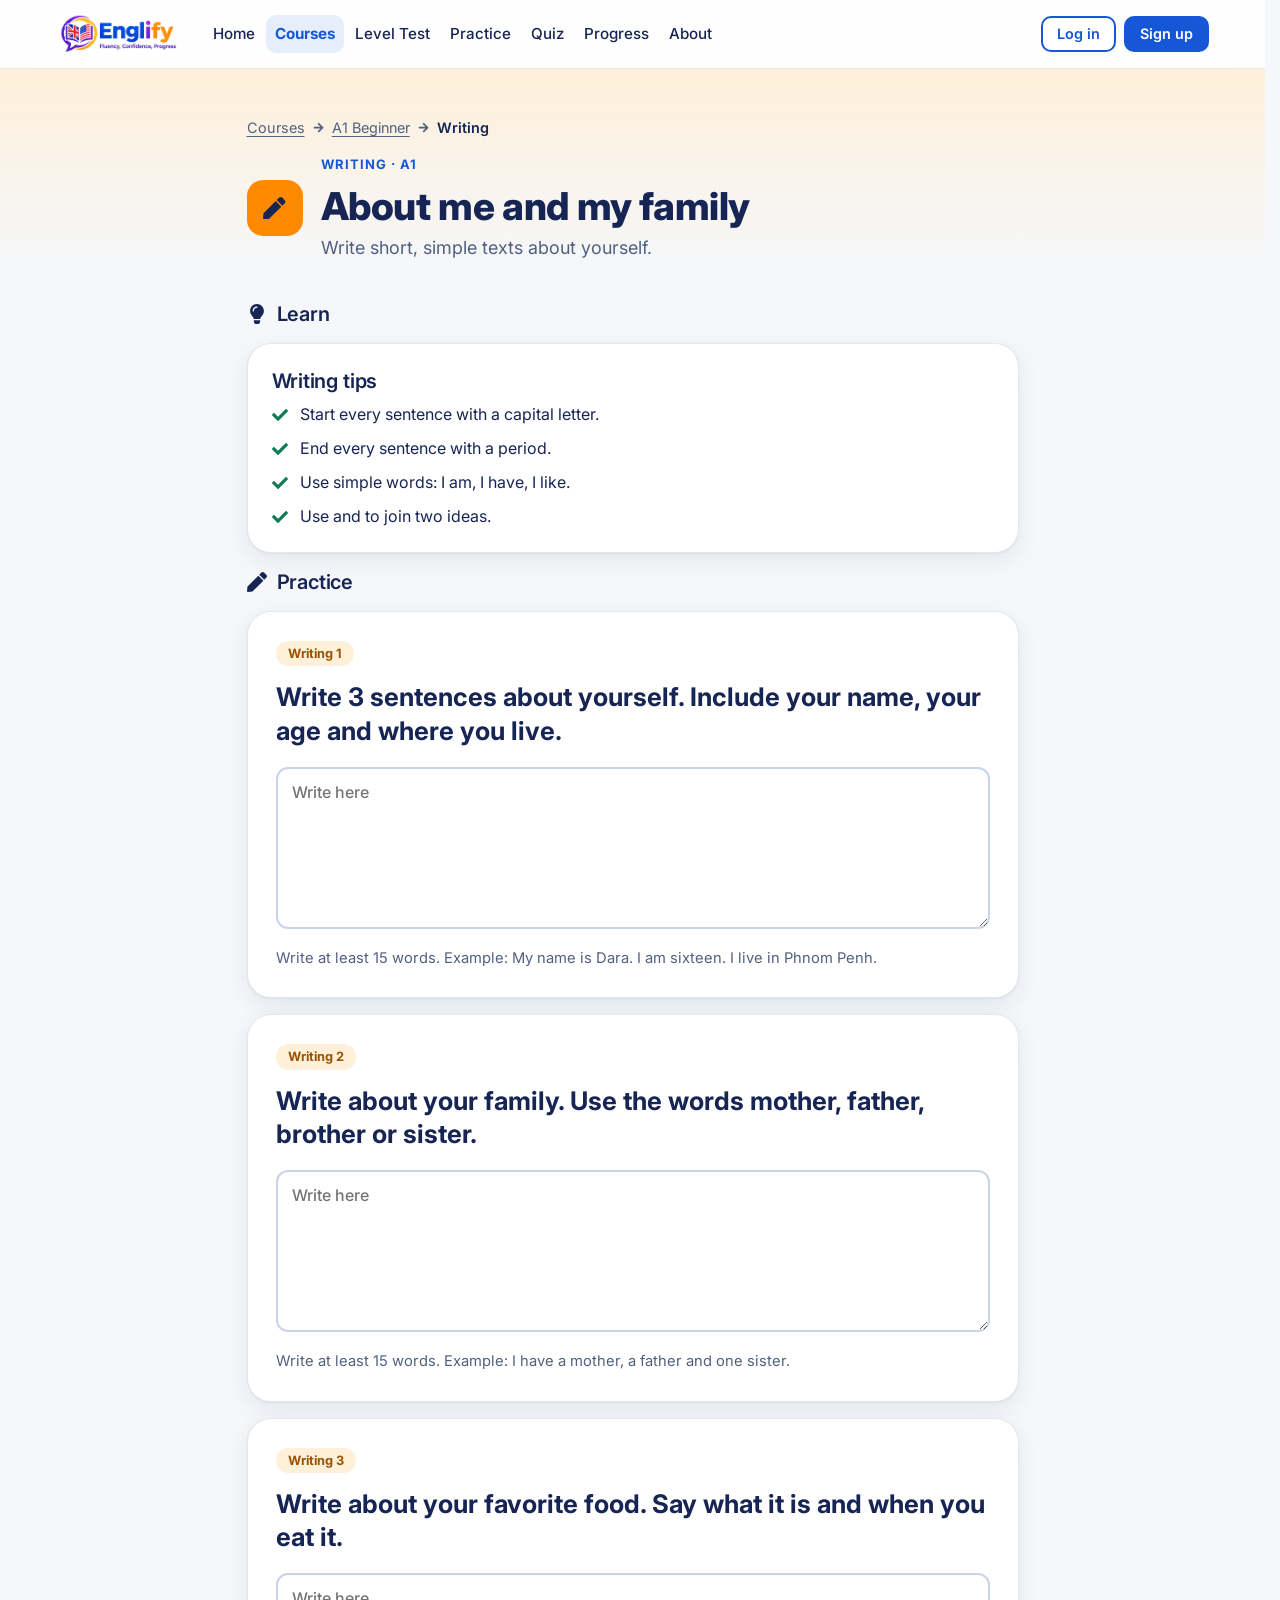
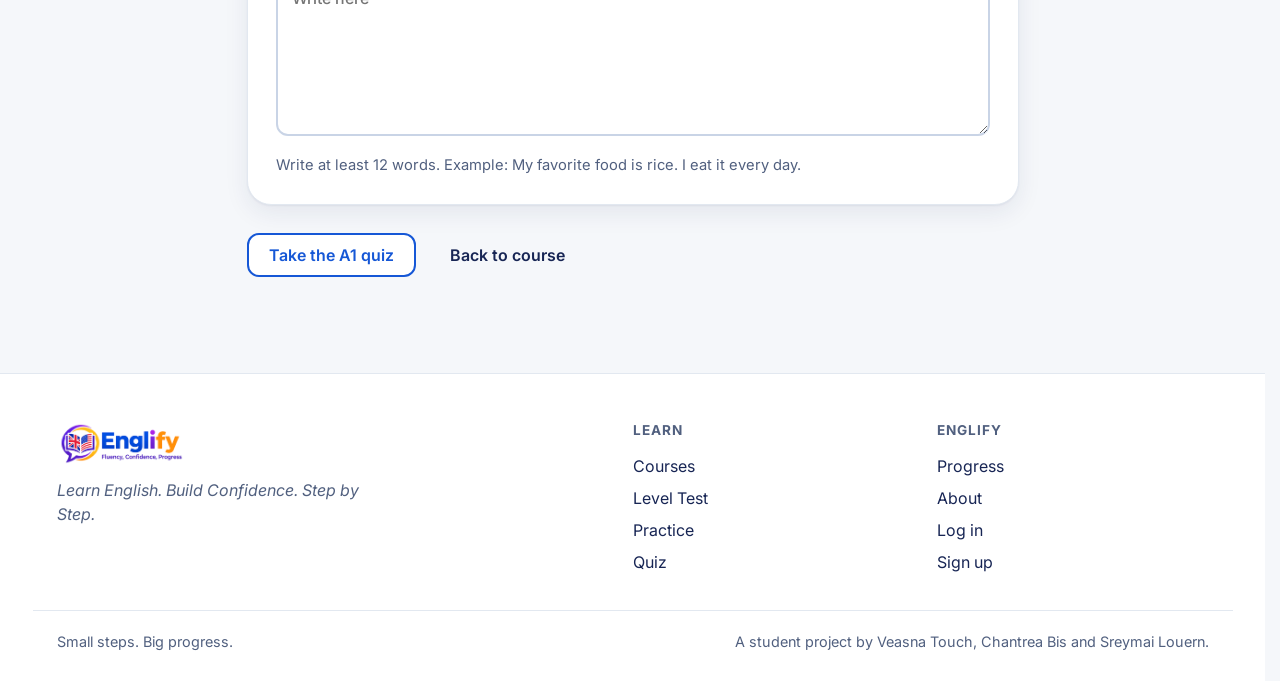
<file: lesson-a1-writing.html>
<!DOCTYPE html>
<html lang="en">
<head>
  <meta charset="utf-8">
  <meta name="viewport" content="width=device-width, initial-scale=1, viewport-fit=cover">
  <title>About me and my family (A1 Writing) | Englify</title>
  <meta name="description" content="Englify is a small web-based English learning website. Learn English step by step with lessons, practice and quizzes.">
  <meta name="theme-color" content="#1557D6">
  <link rel="icon" type="image/png" href="assets/favicon.png">
  <link rel="preconnect" href="https://fonts.googleapis.com">
  <link rel="preconnect" href="https://fonts.gstatic.com" crossorigin>
  <link href="https://fonts.googleapis.com/css2?family=Inter:wght@400;500;600;700;800&amp;display=swap" rel="stylesheet">
  <link rel="stylesheet" href="css/style.css">
</head>
<body data-page="lesson-a1-writing">
  <a class="skip-link" href="#main">Skip to content</a>

  <header class="site-header">
    <input type="checkbox" id="navToggle" class="nav-toggle sr-only" aria-label="Open or close the menu">
    <div class="container header-inner">
      <a class="brand" href="index.html" aria-label="Englify home">
        <img src="assets/logo.png" alt="Englify: Fluency, Confidence, Progress" width="150" height="51">
      </a>
      <nav class="main-nav" aria-label="Main">
          <a data-nav="home" href="index.html">Home</a>
          <a data-nav="courses" href="courses.html" class="active" aria-current="page">Courses</a>
          <a data-nav="level-test" href="level-test.html">Level Test</a>
          <a data-nav="practice" href="practice.html">Practice</a>
          <a data-nav="quiz" href="quiz.html">Quiz</a>
          <a data-nav="progress" href="progress.html">Progress</a>
          <a data-nav="about" href="about.html">About</a>
        <div class="nav-auth">
          <a class="btn btn-secondary" href="login.html">Log in</a>
          <a class="btn btn-primary" href="signup.html">Sign up</a>
        </div>
      </nav>
      <div class="header-actions">
        <div class="user-slot">
          <a class="btn btn-secondary btn-sm" href="login.html">Log in</a>
          <a class="btn btn-primary btn-sm hide-sm" href="signup.html">Sign up</a>
        </div>
        <label for="navToggle" class="icon-btn menu-btn" aria-hidden="true"><svg class="i" viewBox="0 0 448 512" fill="currentColor" aria-hidden="true" focusable="false"><path d="M16 132h416c8.837 0 16-7.163 16-16V76c0-8.837-7.163-16-16-16H16C7.163 60 0 67.163 0 76v40c0 8.837 7.163 16 16 16zm0 160h416c8.837 0 16-7.163 16-16v-40c0-8.837-7.163-16-16-16H16c-8.837 0-16 7.163-16 16v40c0 8.837 7.163 16 16 16zm0 160h416c8.837 0 16-7.163 16-16v-40c0-8.837-7.163-16-16-16H16c-8.837 0-16 7.163-16 16v40c0 8.837 7.163 16 16 16z"></path></svg></label>
      </div>
    </div>
  </header>

  <main id="main" tabindex="-1">

    <header class="page-head tone-orange"><div class="container narrow"><nav class="crumbs" aria-label="Breadcrumb"><a href="courses.html">Courses</a> <svg class="i" viewBox="0 0 448 512" fill="currentColor" aria-hidden="true" focusable="false"><path d="M190.5 66.9l22.2-22.2c9.4-9.4 24.6-9.4 33.9 0L441 239c9.4 9.4 9.4 24.6 0 33.9L246.6 467.3c-9.4 9.4-24.6 9.4-33.9 0l-22.2-22.2c-9.5-9.5-9.3-25 .4-34.3L311.4 296H24c-13.3 0-24-10.7-24-24v-32c0-13.3 10.7-24 24-24h287.4L190.9 101.2c-9.8-9.3-10-24.8-.4-34.3z"></path></svg> <a href="course-a1.html">A1 Beginner</a> <svg class="i" viewBox="0 0 448 512" fill="currentColor" aria-hidden="true" focusable="false"><path d="M190.5 66.9l22.2-22.2c9.4-9.4 24.6-9.4 33.9 0L441 239c9.4 9.4 9.4 24.6 0 33.9L246.6 467.3c-9.4 9.4-24.6 9.4-33.9 0l-22.2-22.2c-9.5-9.5-9.3-25 .4-34.3L311.4 296H24c-13.3 0-24-10.7-24-24v-32c0-13.3 10.7-24 24-24h287.4L190.9 101.2c-9.8-9.3-10-24.8-.4-34.3z"></path></svg> <span>Writing</span></nav>
      <div class="lesson-title"><span class="bubble tone-orange bubble-lg"><svg class="i" viewBox="0 0 512 512" fill="currentColor" aria-hidden="true" focusable="false"><path d="M290.74 93.24l128.02 128.02-277.99 277.99-114.14 12.6C11.35 513.54-1.56 500.62.14 485.34l12.7-114.22 277.9-277.88zm207.2-19.06l-60.11-60.11c-18.75-18.75-49.16-18.75-67.91 0l-56.55 56.55 128.02 128.02 56.55-56.55c18.75-18.76 18.75-49.16 0-67.91z"></path></svg></span><div><p class="eyebrow">Writing · A1</p><h1>About me and my family</h1><p class="lead">Write short, simple texts about yourself.</p></div></div></div></header>

    <section class="section-tight"><div class="container narrow">
      <h2 class="h3"><svg class="i" viewBox="0 0 352 512" fill="currentColor" aria-hidden="true" focusable="false"><path d="M96.06 454.35c.01 6.29 1.87 12.45 5.36 17.69l17.09 25.69a31.99 31.99 0 0 0 26.64 14.28h61.71a31.99 31.99 0 0 0 26.64-14.28l17.09-25.69a31.989 31.989 0 0 0 5.36-17.69l.04-38.35H96.01l.05 38.35zM0 176c0 44.37 16.45 84.85 43.56 115.78 16.52 18.85 42.36 58.23 52.21 91.45.04.26.07.52.11.78h160.24c.04-.26.07-.51.11-.78 9.85-33.22 35.69-72.6 52.21-91.45C335.55 260.85 352 220.37 352 176 352 78.61 272.91-.3 175.45 0 73.44.31 0 82.97 0 176zm176-80c-44.11 0-80 35.89-80 80 0 8.84-7.16 16-16 16s-16-7.16-16-16c0-61.76 50.24-112 112-112 8.84 0 16 7.16 16 16s-7.16 16-16 16z"></path></svg> Learn</h2>
      <article class="card learn-block"><h3>Writing tips</h3><ul class="tips"><li><svg class="i" viewBox="0 0 512 512" fill="currentColor" aria-hidden="true" focusable="false"><path d="M173.898 439.404l-166.4-166.4c-9.997-9.997-9.997-26.206 0-36.204l36.203-36.204c9.997-9.998 26.207-9.998 36.204 0L192 312.69 432.095 72.596c9.997-9.997 26.207-9.997 36.204 0l36.203 36.204c9.997 9.997 9.997 26.206 0 36.204l-294.4 294.401c-9.998 9.997-26.207 9.997-36.204-.001z"></path></svg><span>Start every sentence with a capital letter.</span></li><li><svg class="i" viewBox="0 0 512 512" fill="currentColor" aria-hidden="true" focusable="false"><path d="M173.898 439.404l-166.4-166.4c-9.997-9.997-9.997-26.206 0-36.204l36.203-36.204c9.997-9.998 26.207-9.998 36.204 0L192 312.69 432.095 72.596c9.997-9.997 26.207-9.997 36.204 0l36.203 36.204c9.997 9.997 9.997 26.206 0 36.204l-294.4 294.401c-9.998 9.997-26.207 9.997-36.204-.001z"></path></svg><span>End every sentence with a period.</span></li><li><svg class="i" viewBox="0 0 512 512" fill="currentColor" aria-hidden="true" focusable="false"><path d="M173.898 439.404l-166.4-166.4c-9.997-9.997-9.997-26.206 0-36.204l36.203-36.204c9.997-9.998 26.207-9.998 36.204 0L192 312.69 432.095 72.596c9.997-9.997 26.207-9.997 36.204 0l36.203 36.204c9.997 9.997 9.997 26.206 0 36.204l-294.4 294.401c-9.998 9.997-26.207 9.997-36.204-.001z"></path></svg><span>Use simple words: I am, I have, I like.</span></li><li><svg class="i" viewBox="0 0 512 512" fill="currentColor" aria-hidden="true" focusable="false"><path d="M173.898 439.404l-166.4-166.4c-9.997-9.997-9.997-26.206 0-36.204l36.203-36.204c9.997-9.998 26.207-9.998 36.204 0L192 312.69 432.095 72.596c9.997-9.997 26.207-9.997 36.204 0l36.203 36.204c9.997 9.997 9.997 26.206 0 36.204l-294.4 294.401c-9.998 9.997-26.207 9.997-36.204-.001z"></path></svg><span>Use and to join two ideas.</span></li></ul></article>

      <h2 class="h3" id="practice"><svg class="i" viewBox="0 0 512 512" fill="currentColor" aria-hidden="true" focusable="false"><path d="M290.74 93.24l128.02 128.02-277.99 277.99-114.14 12.6C11.35 513.54-1.56 500.62.14 485.34l12.7-114.22 277.9-277.88zm207.2-19.06l-60.11-60.11c-18.75-18.75-49.16-18.75-67.91 0l-56.55 56.55 128.02 128.02 56.55-56.55c18.75-18.76 18.75-49.16 0-67.91z"></path></svg> Practice</h2>
      <div class="card q">
        <span class="tag tag-orange q-skill">Writing 1</span>
        <p class="q-text"><label for="w1">Write 3 sentences about yourself. Include your name, your age and where you live.</label></p>
        <textarea class="textarea" id="w1" rows="6" placeholder="Write here"></textarea>
        <p class="hint">Write at least 15 words. Example: My name is Dara. I am sixteen. I live in Phnom Penh.</p>
      </div>
      <div class="card q">
        <span class="tag tag-orange q-skill">Writing 2</span>
        <p class="q-text"><label for="w2">Write about your family. Use the words mother, father, brother or sister.</label></p>
        <textarea class="textarea" id="w2" rows="6" placeholder="Write here"></textarea>
        <p class="hint">Write at least 15 words. Example: I have a mother, a father and one sister.</p>
      </div>
      <div class="card q">
        <span class="tag tag-orange q-skill">Writing 3</span>
        <p class="q-text"><label for="w3">Write about your favorite food. Say what it is and when you eat it.</label></p>
        <textarea class="textarea" id="w3" rows="6" placeholder="Write here"></textarea>
        <p class="hint">Write at least 12 words. Example: My favorite food is rice. I eat it every day.</p>
      </div>

      <div class="lesson-cta"><a class="btn btn-secondary" href="quiz-a1.html">Take the A1 quiz</a><a class="btn btn-ghost" href="course-a1.html">Back to course</a></div>
    </div></section>
  </main>

  <footer class="site-footer">
    <div class="container footer-grid">
      <div>
        <img class="footer-logo" src="assets/logo.png" alt="Englify" width="130" height="44">
        <p class="footer-tag">Learn English. Build Confidence. Step by Step.</p>
      </div>
      <nav aria-label="Footer">
        <h2>Learn</h2>
        <a href="courses.html">Courses</a><a href="level-test.html">Level Test</a><a href="practice.html">Practice</a><a href="quiz.html">Quiz</a>
      </nav>
      <nav aria-label="Footer, more">
        <h2>Englify</h2>
        <a href="progress.html">Progress</a><a href="about.html">About</a><a href="login.html">Log in</a><a href="signup.html">Sign up</a>
      </nav>
    </div>
    <div class="container footer-bottom">
      <span>Small steps. Big progress.</span>
      <span>A student project by Veasna Touch, Chantrea Bis and Sreymai Louern.</span>
    </div>
  </footer>

  <script src="js/englify.js"></script>
</body>
</html>
</file>
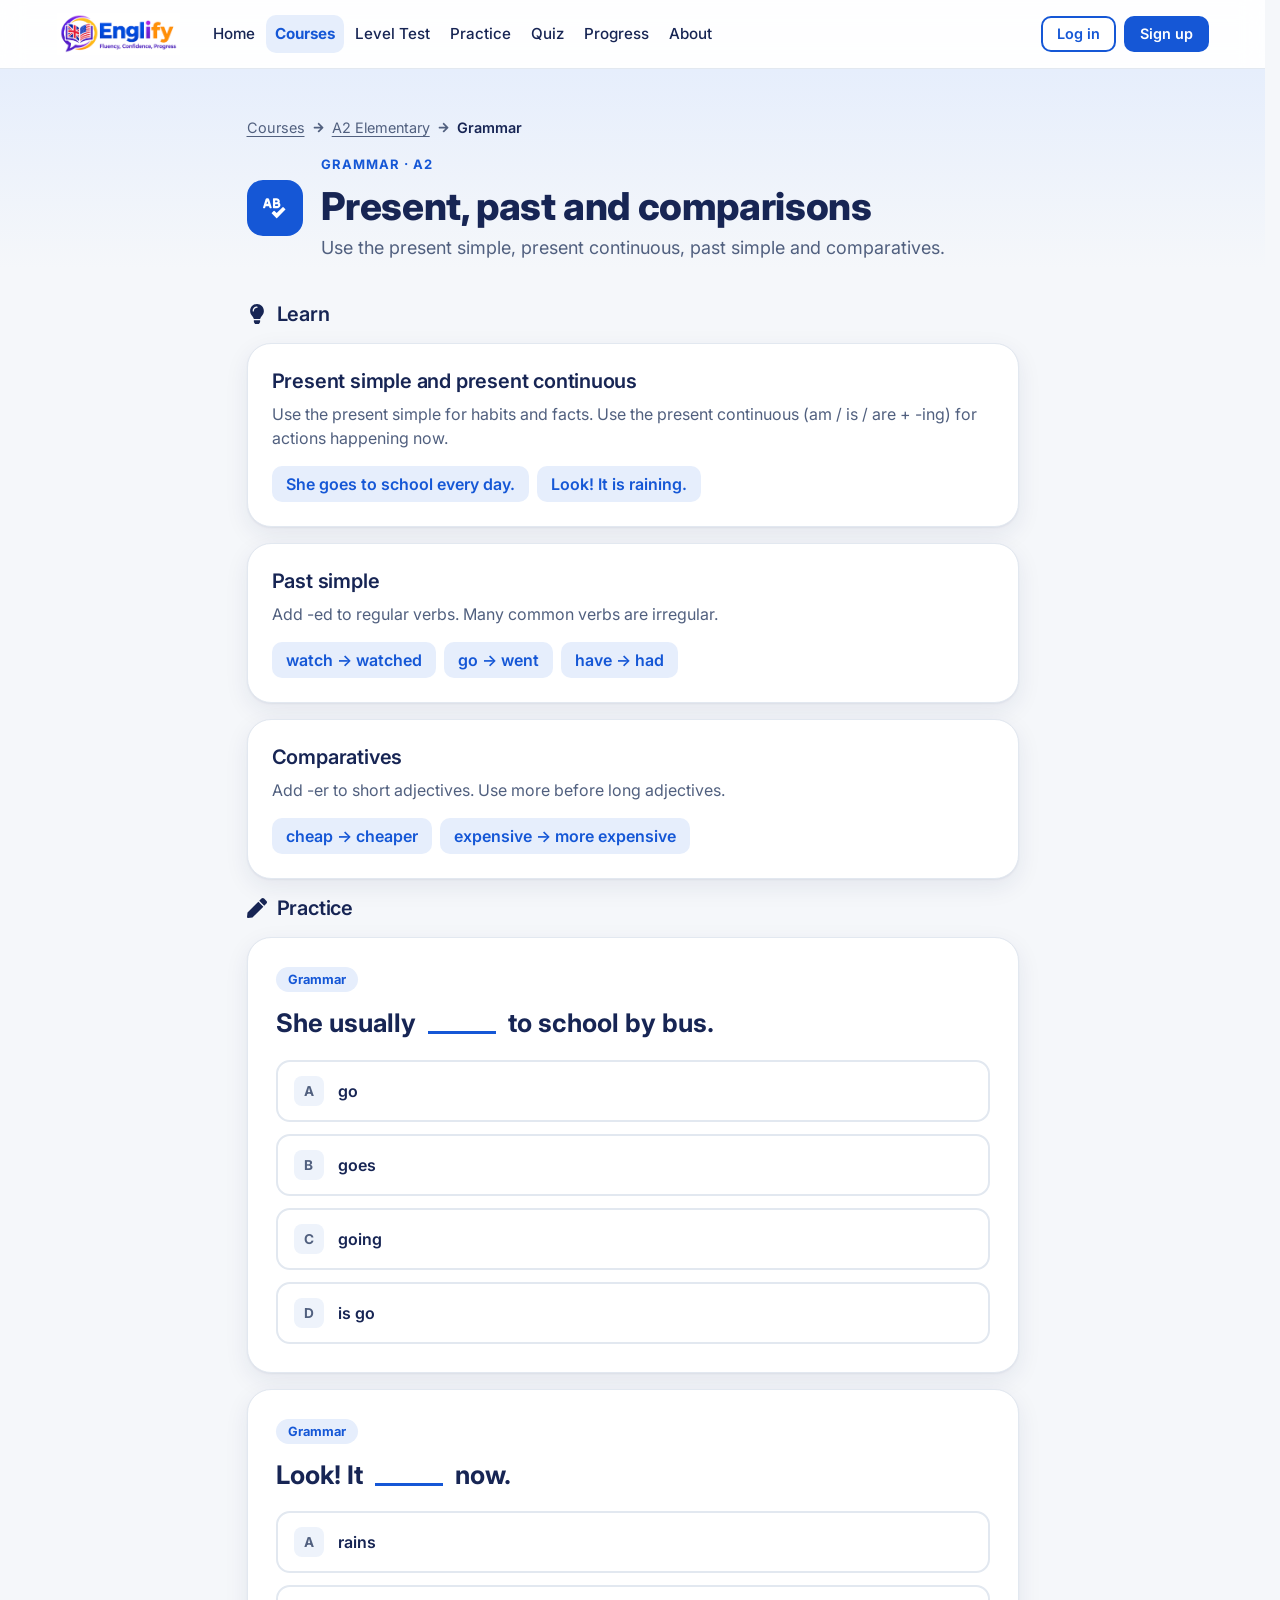
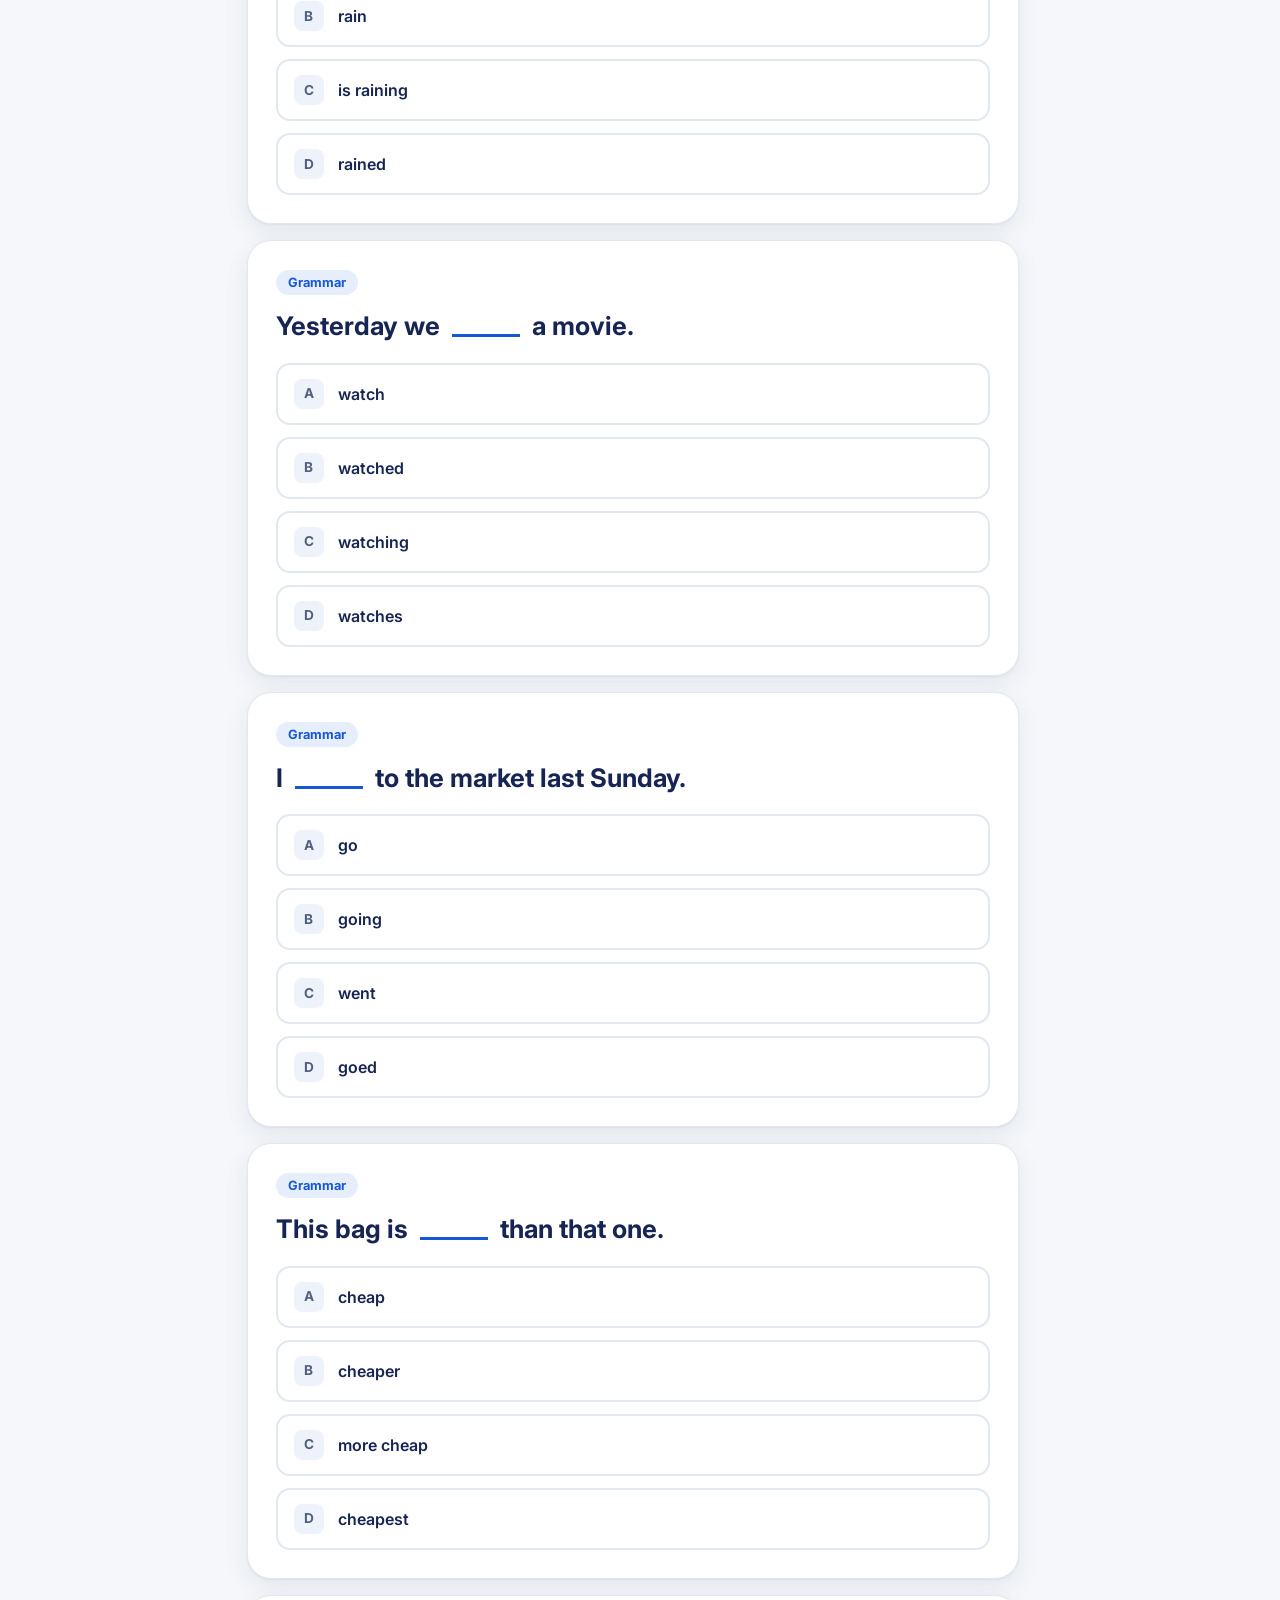
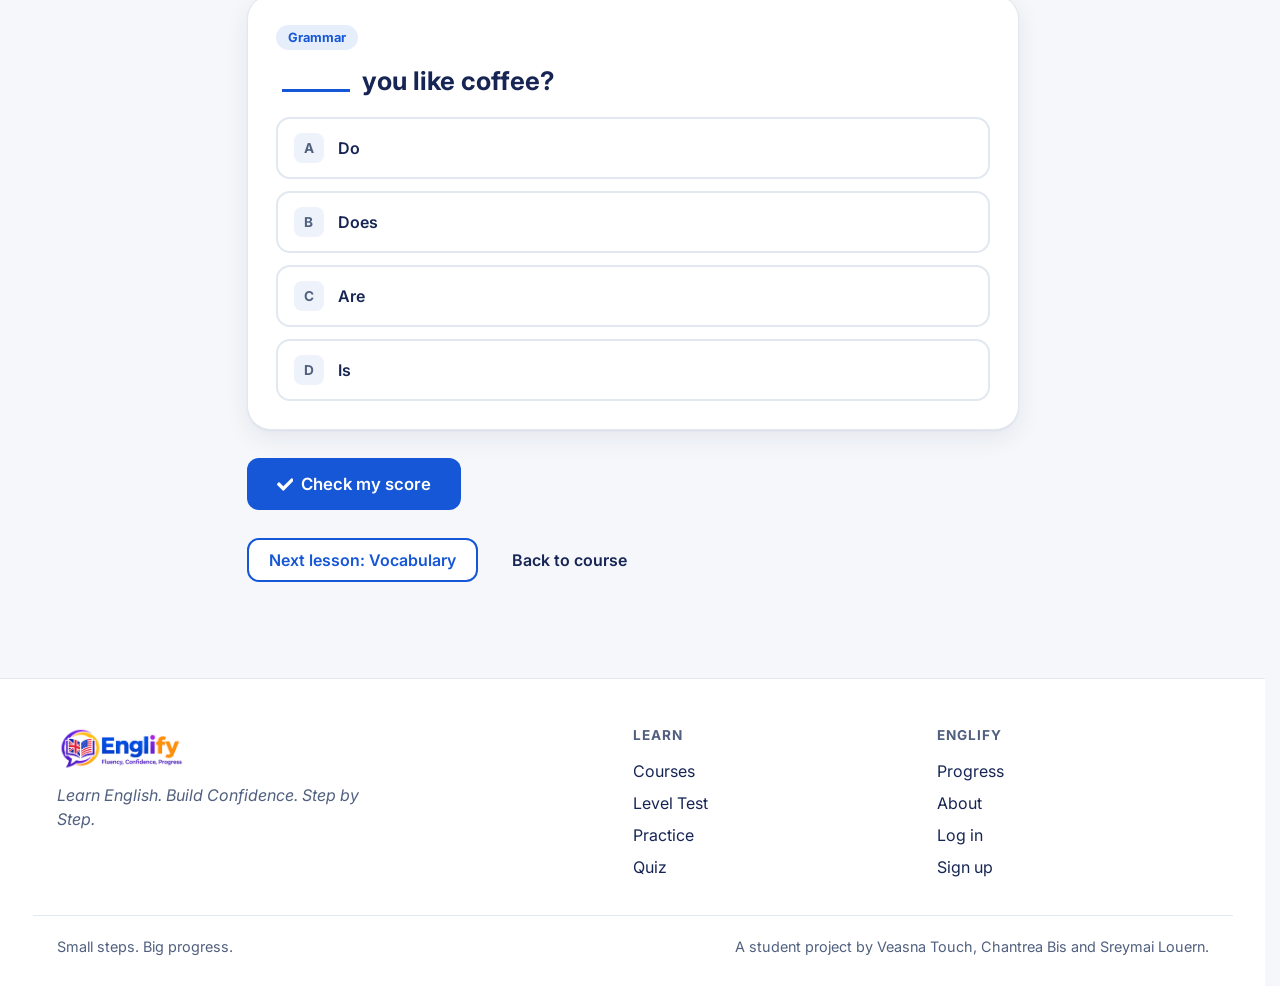
<file: lesson-a2-grammar.html>
<!DOCTYPE html>
<html lang="en">
<head>
  <meta charset="utf-8">
  <meta name="viewport" content="width=device-width, initial-scale=1, viewport-fit=cover">
  <title>Present, past and comparisons (A2 Grammar) | Englify</title>
  <meta name="description" content="Englify is a small web-based English learning website. Learn English step by step with lessons, practice and quizzes.">
  <meta name="theme-color" content="#1557D6">
  <link rel="icon" type="image/png" href="assets/favicon.png">
  <link rel="preconnect" href="https://fonts.googleapis.com">
  <link rel="preconnect" href="https://fonts.gstatic.com" crossorigin>
  <link href="https://fonts.googleapis.com/css2?family=Inter:wght@400;500;600;700;800&amp;display=swap" rel="stylesheet">
  <link rel="stylesheet" href="css/style.css">
</head>
<body data-page="lesson-a2-grammar">
  <a class="skip-link" href="#main">Skip to content</a>

  <header class="site-header">
    <input type="checkbox" id="navToggle" class="nav-toggle sr-only" aria-label="Open or close the menu">
    <div class="container header-inner">
      <a class="brand" href="index.html" aria-label="Englify home">
        <img src="assets/logo.png" alt="Englify: Fluency, Confidence, Progress" width="150" height="51">
      </a>
      <nav class="main-nav" aria-label="Main">
          <a data-nav="home" href="index.html">Home</a>
          <a data-nav="courses" href="courses.html" class="active" aria-current="page">Courses</a>
          <a data-nav="level-test" href="level-test.html">Level Test</a>
          <a data-nav="practice" href="practice.html">Practice</a>
          <a data-nav="quiz" href="quiz.html">Quiz</a>
          <a data-nav="progress" href="progress.html">Progress</a>
          <a data-nav="about" href="about.html">About</a>
        <div class="nav-auth">
          <a class="btn btn-secondary" href="login.html">Log in</a>
          <a class="btn btn-primary" href="signup.html">Sign up</a>
        </div>
      </nav>
      <div class="header-actions">
        <div class="user-slot">
          <a class="btn btn-secondary btn-sm" href="login.html">Log in</a>
          <a class="btn btn-primary btn-sm hide-sm" href="signup.html">Sign up</a>
        </div>
        <label for="navToggle" class="icon-btn menu-btn" aria-hidden="true"><svg class="i" viewBox="0 0 448 512" fill="currentColor" aria-hidden="true" focusable="false"><path d="M16 132h416c8.837 0 16-7.163 16-16V76c0-8.837-7.163-16-16-16H16C7.163 60 0 67.163 0 76v40c0 8.837 7.163 16 16 16zm0 160h416c8.837 0 16-7.163 16-16v-40c0-8.837-7.163-16-16-16H16c-8.837 0-16 7.163-16 16v40c0 8.837 7.163 16 16 16zm0 160h416c8.837 0 16-7.163 16-16v-40c0-8.837-7.163-16-16-16H16c-8.837 0-16 7.163-16 16v40c0 8.837 7.163 16 16 16z"></path></svg></label>
      </div>
    </div>
  </header>

  <main id="main" tabindex="-1">

    <header class="page-head tone-blue"><div class="container narrow"><nav class="crumbs" aria-label="Breadcrumb"><a href="courses.html">Courses</a> <svg class="i" viewBox="0 0 448 512" fill="currentColor" aria-hidden="true" focusable="false"><path d="M190.5 66.9l22.2-22.2c9.4-9.4 24.6-9.4 33.9 0L441 239c9.4 9.4 9.4 24.6 0 33.9L246.6 467.3c-9.4 9.4-24.6 9.4-33.9 0l-22.2-22.2c-9.5-9.5-9.3-25 .4-34.3L311.4 296H24c-13.3 0-24-10.7-24-24v-32c0-13.3 10.7-24 24-24h287.4L190.9 101.2c-9.8-9.3-10-24.8-.4-34.3z"></path></svg> <a href="course-a2.html">A2 Elementary</a> <svg class="i" viewBox="0 0 448 512" fill="currentColor" aria-hidden="true" focusable="false"><path d="M190.5 66.9l22.2-22.2c9.4-9.4 24.6-9.4 33.9 0L441 239c9.4 9.4 9.4 24.6 0 33.9L246.6 467.3c-9.4 9.4-24.6 9.4-33.9 0l-22.2-22.2c-9.5-9.5-9.3-25 .4-34.3L311.4 296H24c-13.3 0-24-10.7-24-24v-32c0-13.3 10.7-24 24-24h287.4L190.9 101.2c-9.8-9.3-10-24.8-.4-34.3z"></path></svg> <span>Grammar</span></nav>
      <div class="lesson-title"><span class="bubble tone-blue bubble-lg"><svg class="i" viewBox="0 0 576 512" fill="currentColor" aria-hidden="true" focusable="false"><path d="M272 256h91.36c43.2 0 82-32.2 84.51-75.34a79.82 79.82 0 0 0-25.26-63.07 79.81 79.81 0 0 0 9.06-44.91C427.9 30.57 389.3 0 347 0h-75a16 16 0 0 0-16 16v224a16 16 0 0 0 16 16zm40-200h40a24 24 0 0 1 0 48h-40zm0 96h56a24 24 0 0 1 0 48h-56zM155.12 22.25A32 32 0 0 0 124.64 0H99.36a32 32 0 0 0-30.48 22.25L.59 235.73A16 16 0 0 0 16 256h24.93a16 16 0 0 0 15.42-11.73L68.29 208h87.42l11.94 36.27A16 16 0 0 0 183.07 256H208a16 16 0 0 0 15.42-20.27zM89.37 144L112 75.3l22.63 68.7zm482 132.48l-45.21-45.3a15.88 15.88 0 0 0-22.59 0l-151.5 151.5-55.41-55.5a15.88 15.88 0 0 0-22.59 0l-45.3 45.3a16 16 0 0 0 0 22.59l112 112.21a15.89 15.89 0 0 0 22.6 0l208-208.21a16 16 0 0 0-.02-22.59z"></path></svg></span><div><p class="eyebrow">Grammar · A2</p><h1>Present, past and comparisons</h1><p class="lead">Use the present simple, present continuous, past simple and comparatives.</p></div></div></div></header>

    <section class="section-tight"><div class="container narrow">
      <h2 class="h3"><svg class="i" viewBox="0 0 352 512" fill="currentColor" aria-hidden="true" focusable="false"><path d="M96.06 454.35c.01 6.29 1.87 12.45 5.36 17.69l17.09 25.69a31.99 31.99 0 0 0 26.64 14.28h61.71a31.99 31.99 0 0 0 26.64-14.28l17.09-25.69a31.989 31.989 0 0 0 5.36-17.69l.04-38.35H96.01l.05 38.35zM0 176c0 44.37 16.45 84.85 43.56 115.78 16.52 18.85 42.36 58.23 52.21 91.45.04.26.07.52.11.78h160.24c.04-.26.07-.51.11-.78 9.85-33.22 35.69-72.6 52.21-91.45C335.55 260.85 352 220.37 352 176 352 78.61 272.91-.3 175.45 0 73.44.31 0 82.97 0 176zm176-80c-44.11 0-80 35.89-80 80 0 8.84-7.16 16-16 16s-16-7.16-16-16c0-61.76 50.24-112 112-112 8.84 0 16 7.16 16 16s-7.16 16-16 16z"></path></svg> Learn</h2>
      <article class="card learn-block"><h3>Present simple and present continuous</h3><p>Use the present simple for habits and facts. Use the present continuous (am / is / are + -ing) for actions happening now.</p><ul class="examples"><li>She goes to school every day.</li><li>Look! It is raining.</li></ul></article>
      <article class="card learn-block"><h3>Past simple</h3><p>Add -ed to regular verbs. Many common verbs are irregular.</p><ul class="examples"><li>watch → watched</li><li>go → went</li><li>have → had</li></ul></article>
      <article class="card learn-block"><h3>Comparatives</h3><p>Add -er to short adjectives. Use more before long adjectives.</p><ul class="examples"><li>cheap → cheaper</li><li>expensive → more expensive</li></ul></article>

      <h2 class="h3" id="practice"><svg class="i" viewBox="0 0 512 512" fill="currentColor" aria-hidden="true" focusable="false"><path d="M290.74 93.24l128.02 128.02-277.99 277.99-114.14 12.6C11.35 513.54-1.56 500.62.14 485.34l12.7-114.22 277.9-277.88zm207.2-19.06l-60.11-60.11c-18.75-18.75-49.16-18.75-67.91 0l-56.55 56.55 128.02 128.02 56.55-56.55c18.75-18.76 18.75-49.16 0-67.91z"></path></svg> Practice</h2>
      <div class="card q" role="radiogroup" aria-labelledby="q1t" data-scored>
        <span class="tag tag-blue q-skill">Grammar</span>
        <p class="q-text" id="q1t">She usually <span class="blank" aria-label="blank"></span> to school by bus.</p>
        <div class="options">
          <label class="option"><input type="radio" name="q1" value="0"><span class="opt-key">A</span><span class="opt-text">go</span></label>
          <label class="option"><input type="radio" name="q1" value="1" data-right><span class="opt-key">B</span><span class="opt-text">goes</span></label>
          <label class="option"><input type="radio" name="q1" value="2"><span class="opt-key">C</span><span class="opt-text">going</span></label>
          <label class="option"><input type="radio" name="q1" value="3"><span class="opt-key">D</span><span class="opt-text">is go</span></label>
        </div>
        <div class="fb ok"><strong><svg class="i" viewBox="0 0 512 512" fill="currentColor" aria-hidden="true" focusable="false"><path d="M504 256c0 136.967-111.033 248-248 248S8 392.967 8 256 119.033 8 256 8s248 111.033 248 248zM227.314 387.314l184-184c6.248-6.248 6.248-16.379 0-22.627l-22.627-22.627c-6.248-6.249-16.379-6.249-22.628 0L216 308.118l-70.059-70.059c-6.248-6.248-16.379-6.248-22.628 0l-22.627 22.627c-6.248 6.248-6.248 16.379 0 22.627l104 104c6.249 6.249 16.379 6.249 22.628.001z"></path></svg> Correct!</strong><p>Use goes with she in the present simple.</p></div>
        <div class="fb bad"><strong><svg class="i" viewBox="0 0 512 512" fill="currentColor" aria-hidden="true" focusable="false"><path d="M256 8C119 8 8 119 8 256s111 248 248 248 248-111 248-248S393 8 256 8zm121.6 313.1c4.7 4.7 4.7 12.3 0 17L338 377.6c-4.7 4.7-12.3 4.7-17 0L256 312l-65.1 65.6c-4.7 4.7-12.3 4.7-17 0L134.4 338c-4.7-4.7-4.7-12.3 0-17l65.6-65-65.6-65.1c-4.7-4.7-4.7-12.3 0-17l39.6-39.6c4.7-4.7 12.3-4.7 17 0l65 65.7 65.1-65.6c4.7-4.7 12.3-4.7 17 0l39.6 39.6c4.7 4.7 4.7 12.3 0 17L312 256l65.6 65.1z"></path></svg> Not quite.</strong><p>The answer is <b>goes</b>. Use goes with she in the present simple.</p></div>
      </div>
      <div class="card q" role="radiogroup" aria-labelledby="q2t" data-scored>
        <span class="tag tag-blue q-skill">Grammar</span>
        <p class="q-text" id="q2t">Look! It <span class="blank" aria-label="blank"></span> now.</p>
        <div class="options">
          <label class="option"><input type="radio" name="q2" value="0"><span class="opt-key">A</span><span class="opt-text">rains</span></label>
          <label class="option"><input type="radio" name="q2" value="1"><span class="opt-key">B</span><span class="opt-text">rain</span></label>
          <label class="option"><input type="radio" name="q2" value="2" data-right><span class="opt-key">C</span><span class="opt-text">is raining</span></label>
          <label class="option"><input type="radio" name="q2" value="3"><span class="opt-key">D</span><span class="opt-text">rained</span></label>
        </div>
        <div class="fb ok"><strong><svg class="i" viewBox="0 0 512 512" fill="currentColor" aria-hidden="true" focusable="false"><path d="M504 256c0 136.967-111.033 248-248 248S8 392.967 8 256 119.033 8 256 8s248 111.033 248 248zM227.314 387.314l184-184c6.248-6.248 6.248-16.379 0-22.627l-22.627-22.627c-6.248-6.249-16.379-6.249-22.628 0L216 308.118l-70.059-70.059c-6.248-6.248-16.379-6.248-22.628 0l-22.627 22.627c-6.248 6.248-6.248 16.379 0 22.627l104 104c6.249 6.249 16.379 6.249 22.628.001z"></path></svg> Correct!</strong><p>Use the present continuous for something happening now.</p></div>
        <div class="fb bad"><strong><svg class="i" viewBox="0 0 512 512" fill="currentColor" aria-hidden="true" focusable="false"><path d="M256 8C119 8 8 119 8 256s111 248 248 248 248-111 248-248S393 8 256 8zm121.6 313.1c4.7 4.7 4.7 12.3 0 17L338 377.6c-4.7 4.7-12.3 4.7-17 0L256 312l-65.1 65.6c-4.7 4.7-12.3 4.7-17 0L134.4 338c-4.7-4.7-4.7-12.3 0-17l65.6-65-65.6-65.1c-4.7-4.7-4.7-12.3 0-17l39.6-39.6c4.7-4.7 12.3-4.7 17 0l65 65.7 65.1-65.6c4.7-4.7 12.3-4.7 17 0l39.6 39.6c4.7 4.7 4.7 12.3 0 17L312 256l65.6 65.1z"></path></svg> Not quite.</strong><p>The answer is <b>is raining</b>. Use the present continuous for something happening now.</p></div>
      </div>
      <div class="card q" role="radiogroup" aria-labelledby="q3t" data-scored>
        <span class="tag tag-blue q-skill">Grammar</span>
        <p class="q-text" id="q3t">Yesterday we <span class="blank" aria-label="blank"></span> a movie.</p>
        <div class="options">
          <label class="option"><input type="radio" name="q3" value="0"><span class="opt-key">A</span><span class="opt-text">watch</span></label>
          <label class="option"><input type="radio" name="q3" value="1" data-right><span class="opt-key">B</span><span class="opt-text">watched</span></label>
          <label class="option"><input type="radio" name="q3" value="2"><span class="opt-key">C</span><span class="opt-text">watching</span></label>
          <label class="option"><input type="radio" name="q3" value="3"><span class="opt-key">D</span><span class="opt-text">watches</span></label>
        </div>
        <div class="fb ok"><strong><svg class="i" viewBox="0 0 512 512" fill="currentColor" aria-hidden="true" focusable="false"><path d="M504 256c0 136.967-111.033 248-248 248S8 392.967 8 256 119.033 8 256 8s248 111.033 248 248zM227.314 387.314l184-184c6.248-6.248 6.248-16.379 0-22.627l-22.627-22.627c-6.248-6.249-16.379-6.249-22.628 0L216 308.118l-70.059-70.059c-6.248-6.248-16.379-6.248-22.628 0l-22.627 22.627c-6.248 6.248-6.248 16.379 0 22.627l104 104c6.249 6.249 16.379 6.249 22.628.001z"></path></svg> Correct!</strong><p>Yesterday needs the past simple: watched.</p></div>
        <div class="fb bad"><strong><svg class="i" viewBox="0 0 512 512" fill="currentColor" aria-hidden="true" focusable="false"><path d="M256 8C119 8 8 119 8 256s111 248 248 248 248-111 248-248S393 8 256 8zm121.6 313.1c4.7 4.7 4.7 12.3 0 17L338 377.6c-4.7 4.7-12.3 4.7-17 0L256 312l-65.1 65.6c-4.7 4.7-12.3 4.7-17 0L134.4 338c-4.7-4.7-4.7-12.3 0-17l65.6-65-65.6-65.1c-4.7-4.7-4.7-12.3 0-17l39.6-39.6c4.7-4.7 12.3-4.7 17 0l65 65.7 65.1-65.6c4.7-4.7 12.3-4.7 17 0l39.6 39.6c4.7 4.7 4.7 12.3 0 17L312 256l65.6 65.1z"></path></svg> Not quite.</strong><p>The answer is <b>watched</b>. Yesterday needs the past simple: watched.</p></div>
      </div>
      <div class="card q" role="radiogroup" aria-labelledby="q4t" data-scored>
        <span class="tag tag-blue q-skill">Grammar</span>
        <p class="q-text" id="q4t">I <span class="blank" aria-label="blank"></span> to the market last Sunday.</p>
        <div class="options">
          <label class="option"><input type="radio" name="q4" value="0"><span class="opt-key">A</span><span class="opt-text">go</span></label>
          <label class="option"><input type="radio" name="q4" value="1"><span class="opt-key">B</span><span class="opt-text">going</span></label>
          <label class="option"><input type="radio" name="q4" value="2" data-right><span class="opt-key">C</span><span class="opt-text">went</span></label>
          <label class="option"><input type="radio" name="q4" value="3"><span class="opt-key">D</span><span class="opt-text">goed</span></label>
        </div>
        <div class="fb ok"><strong><svg class="i" viewBox="0 0 512 512" fill="currentColor" aria-hidden="true" focusable="false"><path d="M504 256c0 136.967-111.033 248-248 248S8 392.967 8 256 119.033 8 256 8s248 111.033 248 248zM227.314 387.314l184-184c6.248-6.248 6.248-16.379 0-22.627l-22.627-22.627c-6.248-6.249-16.379-6.249-22.628 0L216 308.118l-70.059-70.059c-6.248-6.248-16.379-6.248-22.628 0l-22.627 22.627c-6.248 6.248-6.248 16.379 0 22.627l104 104c6.249 6.249 16.379 6.249 22.628.001z"></path></svg> Correct!</strong><p>Go is irregular: the past is went.</p></div>
        <div class="fb bad"><strong><svg class="i" viewBox="0 0 512 512" fill="currentColor" aria-hidden="true" focusable="false"><path d="M256 8C119 8 8 119 8 256s111 248 248 248 248-111 248-248S393 8 256 8zm121.6 313.1c4.7 4.7 4.7 12.3 0 17L338 377.6c-4.7 4.7-12.3 4.7-17 0L256 312l-65.1 65.6c-4.7 4.7-12.3 4.7-17 0L134.4 338c-4.7-4.7-4.7-12.3 0-17l65.6-65-65.6-65.1c-4.7-4.7-4.7-12.3 0-17l39.6-39.6c4.7-4.7 12.3-4.7 17 0l65 65.7 65.1-65.6c4.7-4.7 12.3-4.7 17 0l39.6 39.6c4.7 4.7 4.7 12.3 0 17L312 256l65.6 65.1z"></path></svg> Not quite.</strong><p>The answer is <b>went</b>. Go is irregular: the past is went.</p></div>
      </div>
      <div class="card q" role="radiogroup" aria-labelledby="q5t" data-scored>
        <span class="tag tag-blue q-skill">Grammar</span>
        <p class="q-text" id="q5t">This bag is <span class="blank" aria-label="blank"></span> than that one.</p>
        <div class="options">
          <label class="option"><input type="radio" name="q5" value="0"><span class="opt-key">A</span><span class="opt-text">cheap</span></label>
          <label class="option"><input type="radio" name="q5" value="1" data-right><span class="opt-key">B</span><span class="opt-text">cheaper</span></label>
          <label class="option"><input type="radio" name="q5" value="2"><span class="opt-key">C</span><span class="opt-text">more cheap</span></label>
          <label class="option"><input type="radio" name="q5" value="3"><span class="opt-key">D</span><span class="opt-text">cheapest</span></label>
        </div>
        <div class="fb ok"><strong><svg class="i" viewBox="0 0 512 512" fill="currentColor" aria-hidden="true" focusable="false"><path d="M504 256c0 136.967-111.033 248-248 248S8 392.967 8 256 119.033 8 256 8s248 111.033 248 248zM227.314 387.314l184-184c6.248-6.248 6.248-16.379 0-22.627l-22.627-22.627c-6.248-6.249-16.379-6.249-22.628 0L216 308.118l-70.059-70.059c-6.248-6.248-16.379-6.248-22.628 0l-22.627 22.627c-6.248 6.248-6.248 16.379 0 22.627l104 104c6.249 6.249 16.379 6.249 22.628.001z"></path></svg> Correct!</strong><p>Cheap is short, so add -er.</p></div>
        <div class="fb bad"><strong><svg class="i" viewBox="0 0 512 512" fill="currentColor" aria-hidden="true" focusable="false"><path d="M256 8C119 8 8 119 8 256s111 248 248 248 248-111 248-248S393 8 256 8zm121.6 313.1c4.7 4.7 4.7 12.3 0 17L338 377.6c-4.7 4.7-12.3 4.7-17 0L256 312l-65.1 65.6c-4.7 4.7-12.3 4.7-17 0L134.4 338c-4.7-4.7-4.7-12.3 0-17l65.6-65-65.6-65.1c-4.7-4.7-4.7-12.3 0-17l39.6-39.6c4.7-4.7 12.3-4.7 17 0l65 65.7 65.1-65.6c4.7-4.7 12.3-4.7 17 0l39.6 39.6c4.7 4.7 4.7 12.3 0 17L312 256l65.6 65.1z"></path></svg> Not quite.</strong><p>The answer is <b>cheaper</b>. Cheap is short, so add -er.</p></div>
      </div>
      <div class="card q" role="radiogroup" aria-labelledby="q6t" data-scored>
        <span class="tag tag-blue q-skill">Grammar</span>
        <p class="q-text" id="q6t"><span class="blank" aria-label="blank"></span> you like coffee?</p>
        <div class="options">
          <label class="option"><input type="radio" name="q6" value="0" data-right><span class="opt-key">A</span><span class="opt-text">Do</span></label>
          <label class="option"><input type="radio" name="q6" value="1"><span class="opt-key">B</span><span class="opt-text">Does</span></label>
          <label class="option"><input type="radio" name="q6" value="2"><span class="opt-key">C</span><span class="opt-text">Are</span></label>
          <label class="option"><input type="radio" name="q6" value="3"><span class="opt-key">D</span><span class="opt-text">Is</span></label>
        </div>
        <div class="fb ok"><strong><svg class="i" viewBox="0 0 512 512" fill="currentColor" aria-hidden="true" focusable="false"><path d="M504 256c0 136.967-111.033 248-248 248S8 392.967 8 256 119.033 8 256 8s248 111.033 248 248zM227.314 387.314l184-184c6.248-6.248 6.248-16.379 0-22.627l-22.627-22.627c-6.248-6.249-16.379-6.249-22.628 0L216 308.118l-70.059-70.059c-6.248-6.248-16.379-6.248-22.628 0l-22.627 22.627c-6.248 6.248-6.248 16.379 0 22.627l104 104c6.249 6.249 16.379 6.249 22.628.001z"></path></svg> Correct!</strong><p>Use do with you in present simple questions.</p></div>
        <div class="fb bad"><strong><svg class="i" viewBox="0 0 512 512" fill="currentColor" aria-hidden="true" focusable="false"><path d="M256 8C119 8 8 119 8 256s111 248 248 248 248-111 248-248S393 8 256 8zm121.6 313.1c4.7 4.7 4.7 12.3 0 17L338 377.6c-4.7 4.7-12.3 4.7-17 0L256 312l-65.1 65.6c-4.7 4.7-12.3 4.7-17 0L134.4 338c-4.7-4.7-4.7-12.3 0-17l65.6-65-65.6-65.1c-4.7-4.7-4.7-12.3 0-17l39.6-39.6c4.7-4.7 12.3-4.7 17 0l65 65.7 65.1-65.6c4.7-4.7 12.3-4.7 17 0l39.6 39.6c4.7 4.7 4.7 12.3 0 17L312 256l65.6 65.1z"></path></svg> Not quite.</strong><p>The answer is <b>Do</b>. Use do with you in present simple questions.</p></div>
      </div>
      <div class="lesson-cta"><button type="button" class="btn btn-primary btn-lg" data-score="lesson"><svg class="i" viewBox="0 0 512 512" fill="currentColor" aria-hidden="true" focusable="false"><path d="M173.898 439.404l-166.4-166.4c-9.997-9.997-9.997-26.206 0-36.204l36.203-36.204c9.997-9.998 26.207-9.998 36.204 0L192 312.69 432.095 72.596c9.997-9.997 26.207-9.997 36.204 0l36.203 36.204c9.997 9.997 9.997 26.206 0 36.204l-294.4 294.401c-9.998 9.997-26.207 9.997-36.204-.001z"></path></svg> Check my score</button></div>
      <div class="card score-card" id="score" aria-live="polite" hidden></div>
      <div class="lesson-cta"><a class="btn btn-secondary" href="lesson-a2-vocabulary.html">Next lesson: Vocabulary</a><a class="btn btn-ghost" href="course-a2.html">Back to course</a></div>
    </div></section>
  </main>

  <footer class="site-footer">
    <div class="container footer-grid">
      <div>
        <img class="footer-logo" src="assets/logo.png" alt="Englify" width="130" height="44">
        <p class="footer-tag">Learn English. Build Confidence. Step by Step.</p>
      </div>
      <nav aria-label="Footer">
        <h2>Learn</h2>
        <a href="courses.html">Courses</a><a href="level-test.html">Level Test</a><a href="practice.html">Practice</a><a href="quiz.html">Quiz</a>
      </nav>
      <nav aria-label="Footer, more">
        <h2>Englify</h2>
        <a href="progress.html">Progress</a><a href="about.html">About</a><a href="login.html">Log in</a><a href="signup.html">Sign up</a>
      </nav>
    </div>
    <div class="container footer-bottom">
      <span>Small steps. Big progress.</span>
      <span>A student project by Veasna Touch, Chantrea Bis and Sreymai Louern.</span>
    </div>
  </footer>

  <script src="js/englify.js"></script>
</body>
</html>
</file>
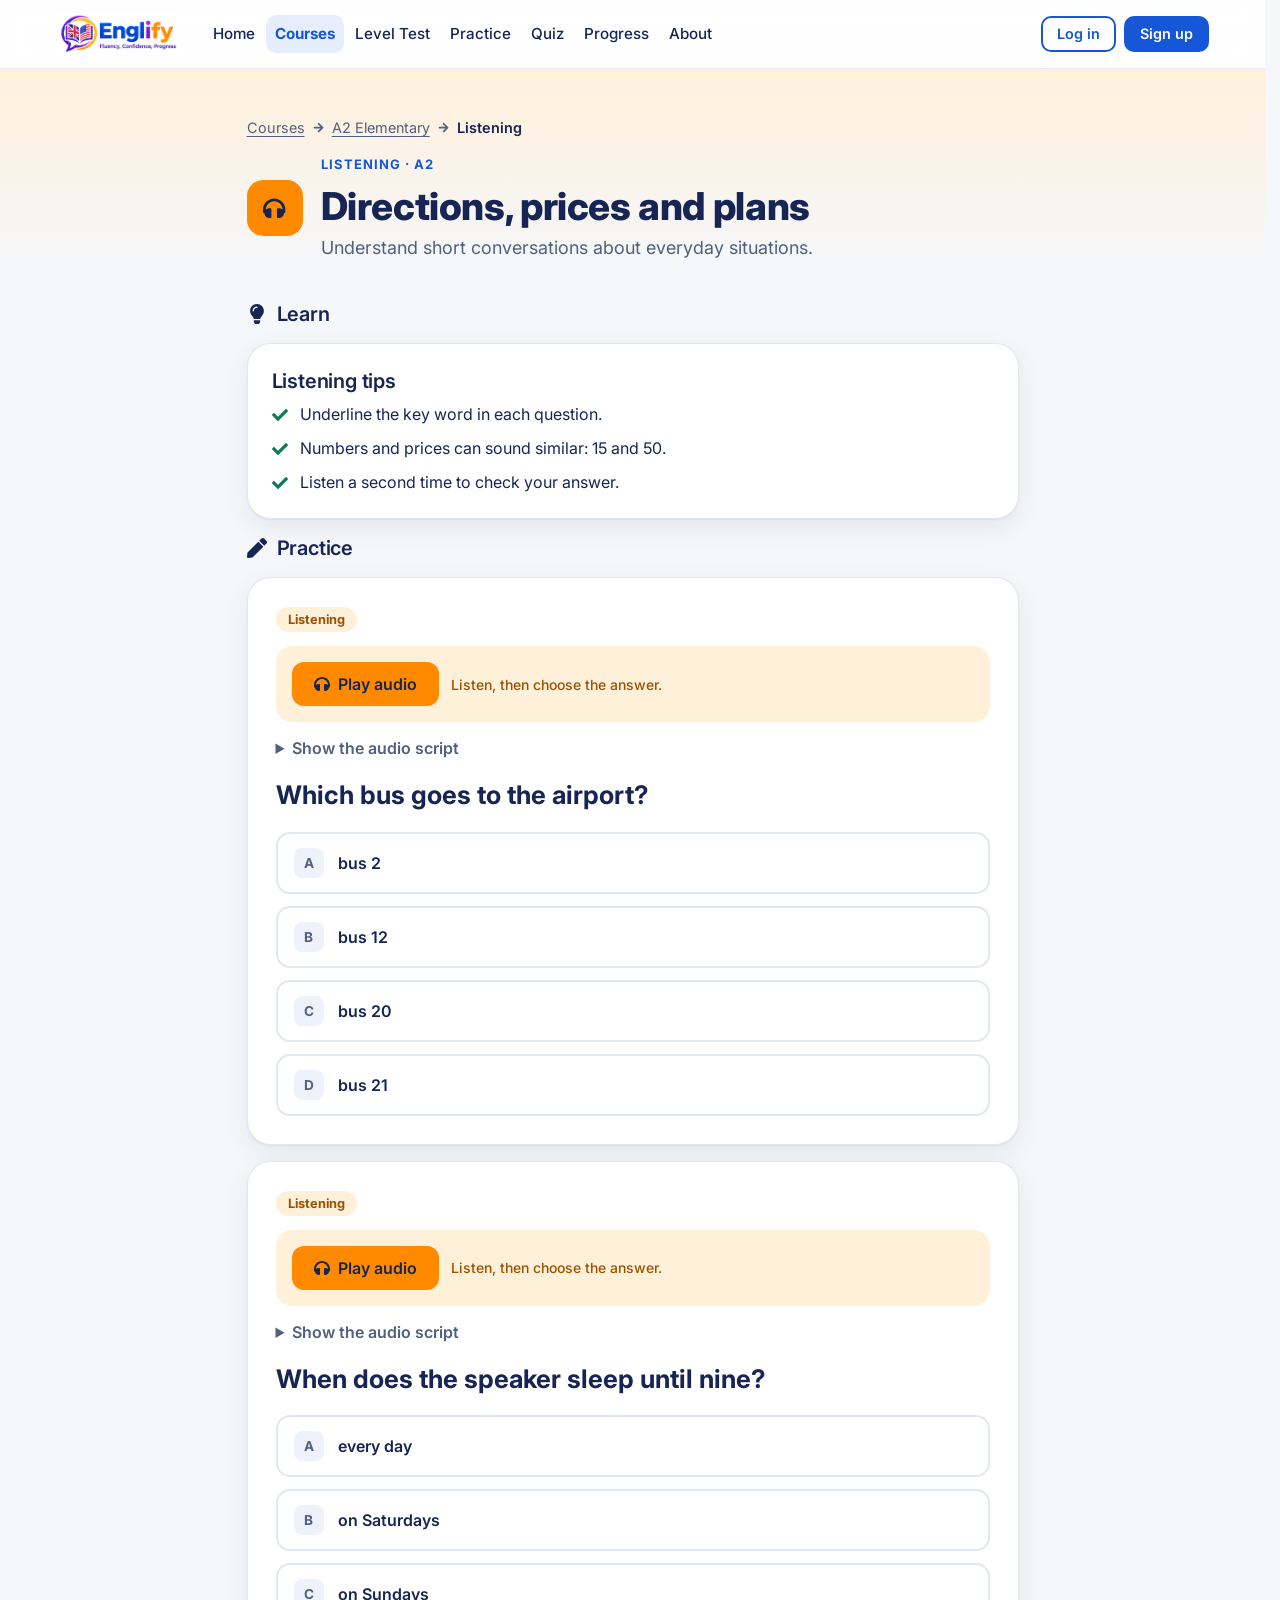
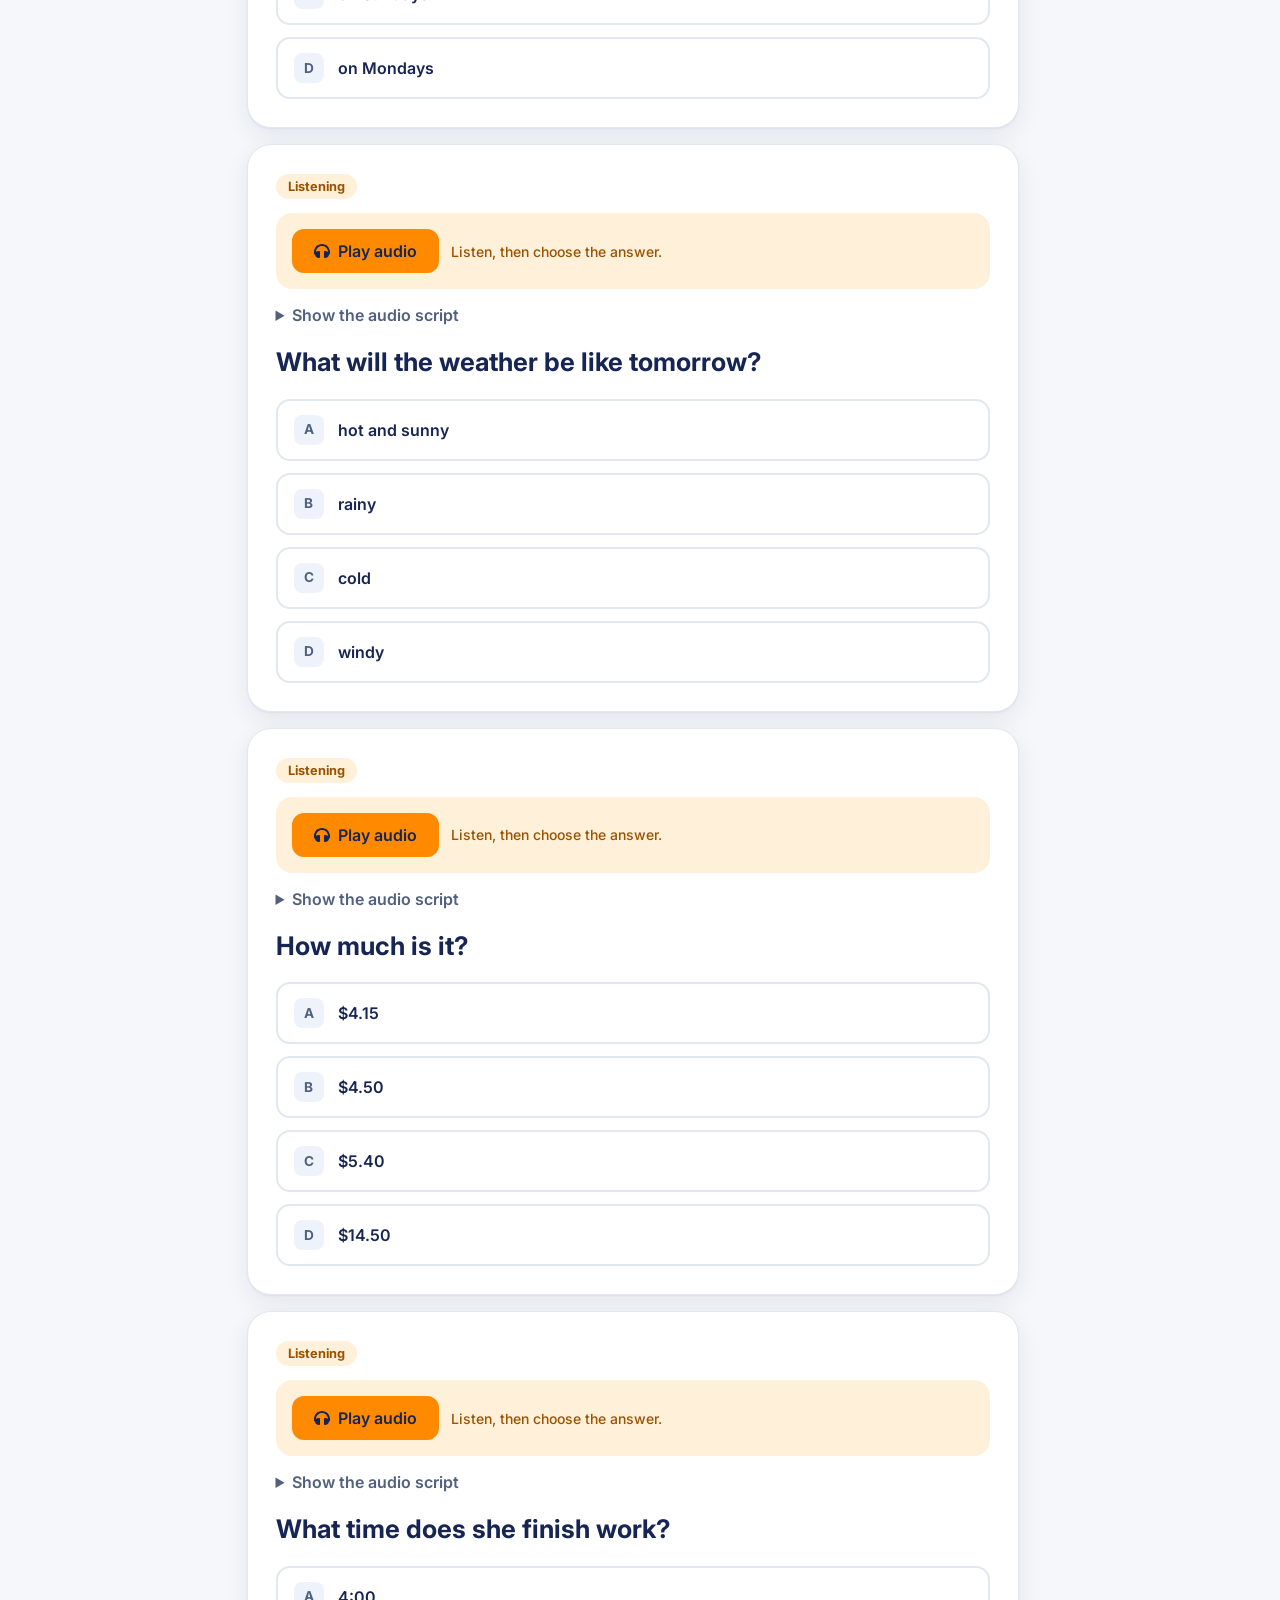
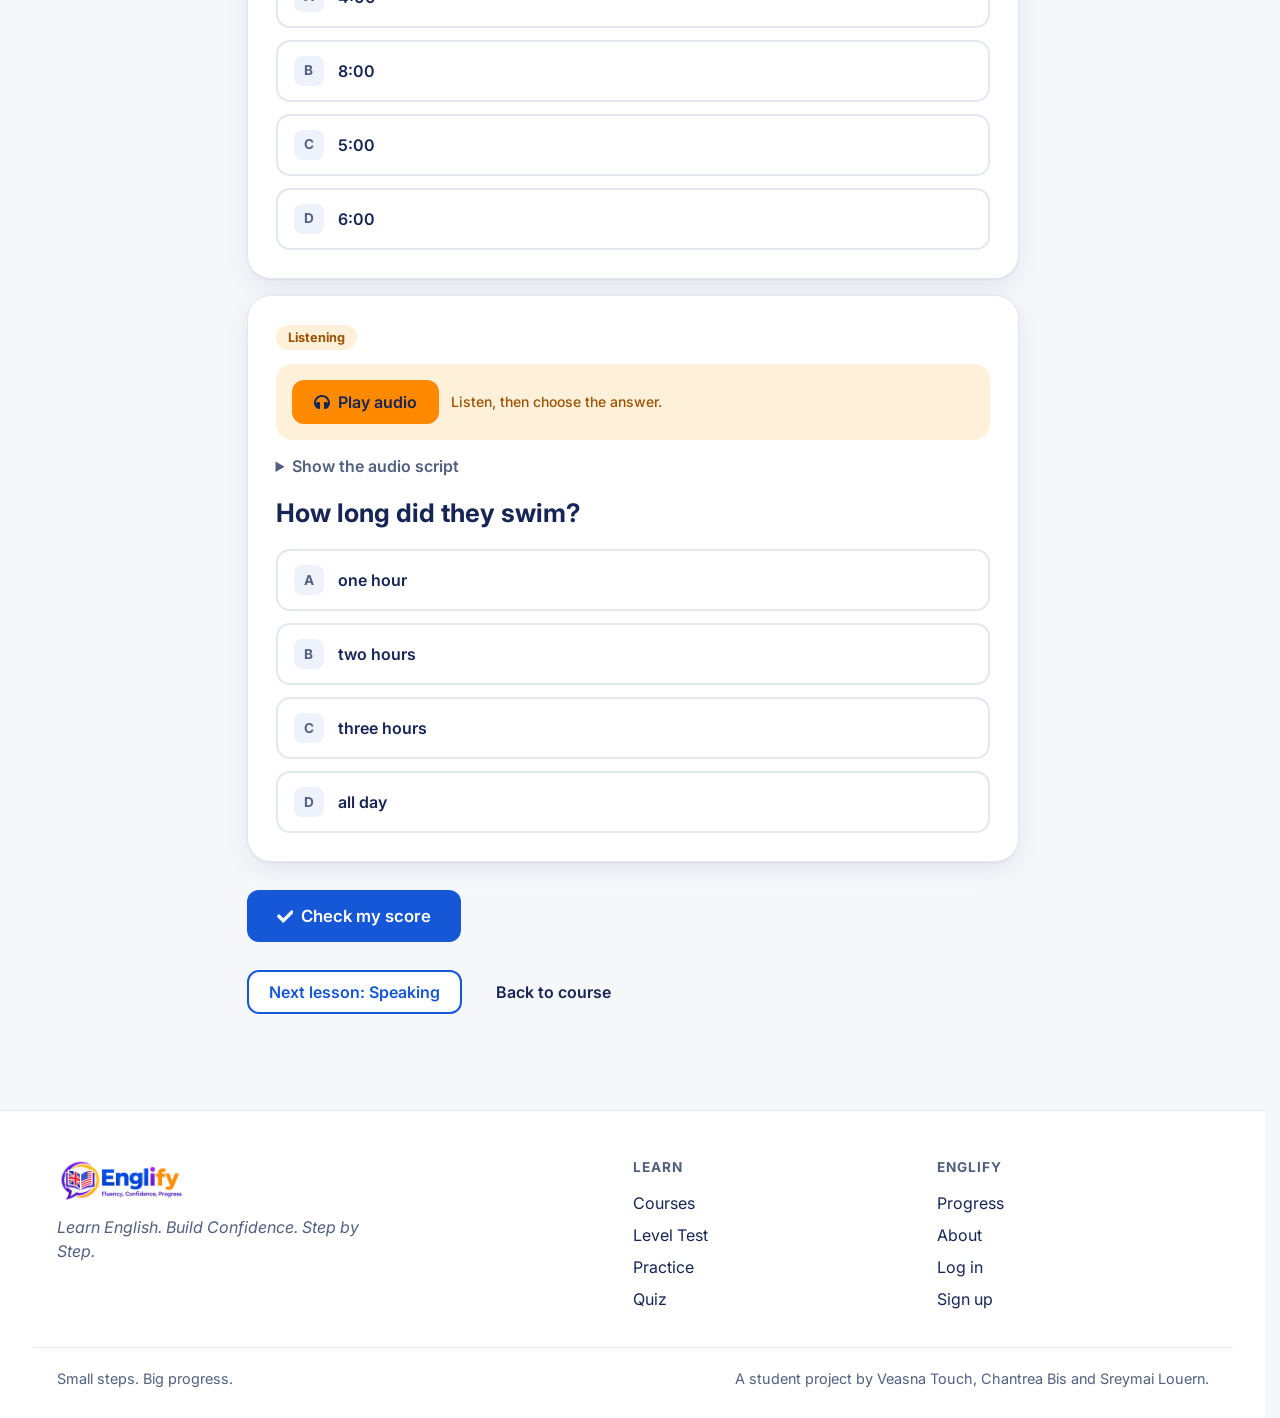
<file: lesson-a2-listening.html>
<!DOCTYPE html>
<html lang="en">
<head>
  <meta charset="utf-8">
  <meta name="viewport" content="width=device-width, initial-scale=1, viewport-fit=cover">
  <title>Directions, prices and plans (A2 Listening) | Englify</title>
  <meta name="description" content="Englify is a small web-based English learning website. Learn English step by step with lessons, practice and quizzes.">
  <meta name="theme-color" content="#1557D6">
  <link rel="icon" type="image/png" href="assets/favicon.png">
  <link rel="preconnect" href="https://fonts.googleapis.com">
  <link rel="preconnect" href="https://fonts.gstatic.com" crossorigin>
  <link href="https://fonts.googleapis.com/css2?family=Inter:wght@400;500;600;700;800&amp;display=swap" rel="stylesheet">
  <link rel="stylesheet" href="css/style.css">
</head>
<body data-page="lesson-a2-listening">
  <a class="skip-link" href="#main">Skip to content</a>

  <header class="site-header">
    <input type="checkbox" id="navToggle" class="nav-toggle sr-only" aria-label="Open or close the menu">
    <div class="container header-inner">
      <a class="brand" href="index.html" aria-label="Englify home">
        <img src="assets/logo.png" alt="Englify: Fluency, Confidence, Progress" width="150" height="51">
      </a>
      <nav class="main-nav" aria-label="Main">
          <a data-nav="home" href="index.html">Home</a>
          <a data-nav="courses" href="courses.html" class="active" aria-current="page">Courses</a>
          <a data-nav="level-test" href="level-test.html">Level Test</a>
          <a data-nav="practice" href="practice.html">Practice</a>
          <a data-nav="quiz" href="quiz.html">Quiz</a>
          <a data-nav="progress" href="progress.html">Progress</a>
          <a data-nav="about" href="about.html">About</a>
        <div class="nav-auth">
          <a class="btn btn-secondary" href="login.html">Log in</a>
          <a class="btn btn-primary" href="signup.html">Sign up</a>
        </div>
      </nav>
      <div class="header-actions">
        <div class="user-slot">
          <a class="btn btn-secondary btn-sm" href="login.html">Log in</a>
          <a class="btn btn-primary btn-sm hide-sm" href="signup.html">Sign up</a>
        </div>
        <label for="navToggle" class="icon-btn menu-btn" aria-hidden="true"><svg class="i" viewBox="0 0 448 512" fill="currentColor" aria-hidden="true" focusable="false"><path d="M16 132h416c8.837 0 16-7.163 16-16V76c0-8.837-7.163-16-16-16H16C7.163 60 0 67.163 0 76v40c0 8.837 7.163 16 16 16zm0 160h416c8.837 0 16-7.163 16-16v-40c0-8.837-7.163-16-16-16H16c-8.837 0-16 7.163-16 16v40c0 8.837 7.163 16 16 16zm0 160h416c8.837 0 16-7.163 16-16v-40c0-8.837-7.163-16-16-16H16c-8.837 0-16 7.163-16 16v40c0 8.837 7.163 16 16 16z"></path></svg></label>
      </div>
    </div>
  </header>

  <main id="main" tabindex="-1">

    <header class="page-head tone-orange"><div class="container narrow"><nav class="crumbs" aria-label="Breadcrumb"><a href="courses.html">Courses</a> <svg class="i" viewBox="0 0 448 512" fill="currentColor" aria-hidden="true" focusable="false"><path d="M190.5 66.9l22.2-22.2c9.4-9.4 24.6-9.4 33.9 0L441 239c9.4 9.4 9.4 24.6 0 33.9L246.6 467.3c-9.4 9.4-24.6 9.4-33.9 0l-22.2-22.2c-9.5-9.5-9.3-25 .4-34.3L311.4 296H24c-13.3 0-24-10.7-24-24v-32c0-13.3 10.7-24 24-24h287.4L190.9 101.2c-9.8-9.3-10-24.8-.4-34.3z"></path></svg> <a href="course-a2.html">A2 Elementary</a> <svg class="i" viewBox="0 0 448 512" fill="currentColor" aria-hidden="true" focusable="false"><path d="M190.5 66.9l22.2-22.2c9.4-9.4 24.6-9.4 33.9 0L441 239c9.4 9.4 9.4 24.6 0 33.9L246.6 467.3c-9.4 9.4-24.6 9.4-33.9 0l-22.2-22.2c-9.5-9.5-9.3-25 .4-34.3L311.4 296H24c-13.3 0-24-10.7-24-24v-32c0-13.3 10.7-24 24-24h287.4L190.9 101.2c-9.8-9.3-10-24.8-.4-34.3z"></path></svg> <span>Listening</span></nav>
      <div class="lesson-title"><span class="bubble tone-orange bubble-lg"><svg class="i" viewBox="0 0 512 512" fill="currentColor" aria-hidden="true" focusable="false"><path d="M256 32C114.52 32 0 146.496 0 288v48a32 32 0 0 0 17.689 28.622l14.383 7.191C34.083 431.903 83.421 480 144 480h24c13.255 0 24-10.745 24-24V280c0-13.255-10.745-24-24-24h-24c-31.342 0-59.671 12.879-80 33.627V288c0-105.869 86.131-192 192-192s192 86.131 192 192v1.627C427.671 268.879 399.342 256 368 256h-24c-13.255 0-24 10.745-24 24v176c0 13.255 10.745 24 24 24h24c60.579 0 109.917-48.098 111.928-108.187l14.382-7.191A32 32 0 0 0 512 336v-48c0-141.479-114.496-256-256-256z"></path></svg></span><div><p class="eyebrow">Listening · A2</p><h1>Directions, prices and plans</h1><p class="lead">Understand short conversations about everyday situations.</p></div></div></div></header>

    <section class="section-tight"><div class="container narrow">
      <h2 class="h3"><svg class="i" viewBox="0 0 352 512" fill="currentColor" aria-hidden="true" focusable="false"><path d="M96.06 454.35c.01 6.29 1.87 12.45 5.36 17.69l17.09 25.69a31.99 31.99 0 0 0 26.64 14.28h61.71a31.99 31.99 0 0 0 26.64-14.28l17.09-25.69a31.989 31.989 0 0 0 5.36-17.69l.04-38.35H96.01l.05 38.35zM0 176c0 44.37 16.45 84.85 43.56 115.78 16.52 18.85 42.36 58.23 52.21 91.45.04.26.07.52.11.78h160.24c.04-.26.07-.51.11-.78 9.85-33.22 35.69-72.6 52.21-91.45C335.55 260.85 352 220.37 352 176 352 78.61 272.91-.3 175.45 0 73.44.31 0 82.97 0 176zm176-80c-44.11 0-80 35.89-80 80 0 8.84-7.16 16-16 16s-16-7.16-16-16c0-61.76 50.24-112 112-112 8.84 0 16 7.16 16 16s-7.16 16-16 16z"></path></svg> Learn</h2>
      <article class="card learn-block"><h3>Listening tips</h3><ul class="tips"><li><svg class="i" viewBox="0 0 512 512" fill="currentColor" aria-hidden="true" focusable="false"><path d="M173.898 439.404l-166.4-166.4c-9.997-9.997-9.997-26.206 0-36.204l36.203-36.204c9.997-9.998 26.207-9.998 36.204 0L192 312.69 432.095 72.596c9.997-9.997 26.207-9.997 36.204 0l36.203 36.204c9.997 9.997 9.997 26.206 0 36.204l-294.4 294.401c-9.998 9.997-26.207 9.997-36.204-.001z"></path></svg><span>Underline the key word in each question.</span></li><li><svg class="i" viewBox="0 0 512 512" fill="currentColor" aria-hidden="true" focusable="false"><path d="M173.898 439.404l-166.4-166.4c-9.997-9.997-9.997-26.206 0-36.204l36.203-36.204c9.997-9.998 26.207-9.998 36.204 0L192 312.69 432.095 72.596c9.997-9.997 26.207-9.997 36.204 0l36.203 36.204c9.997 9.997 9.997 26.206 0 36.204l-294.4 294.401c-9.998 9.997-26.207 9.997-36.204-.001z"></path></svg><span>Numbers and prices can sound similar: 15 and 50.</span></li><li><svg class="i" viewBox="0 0 512 512" fill="currentColor" aria-hidden="true" focusable="false"><path d="M173.898 439.404l-166.4-166.4c-9.997-9.997-9.997-26.206 0-36.204l36.203-36.204c9.997-9.998 26.207-9.998 36.204 0L192 312.69 432.095 72.596c9.997-9.997 26.207-9.997 36.204 0l36.203 36.204c9.997 9.997 9.997 26.206 0 36.204l-294.4 294.401c-9.998 9.997-26.207 9.997-36.204-.001z"></path></svg><span>Listen a second time to check your answer.</span></li></ul></article>

      <h2 class="h3" id="practice"><svg class="i" viewBox="0 0 512 512" fill="currentColor" aria-hidden="true" focusable="false"><path d="M290.74 93.24l128.02 128.02-277.99 277.99-114.14 12.6C11.35 513.54-1.56 500.62.14 485.34l12.7-114.22 277.9-277.88zm207.2-19.06l-60.11-60.11c-18.75-18.75-49.16-18.75-67.91 0l-56.55 56.55 128.02 128.02 56.55-56.55c18.75-18.76 18.75-49.16 0-67.91z"></path></svg> Practice</h2>
      <div class="card q" role="radiogroup" aria-labelledby="q1t" data-scored>
        <span class="tag tag-orange q-skill">Listening</span>
        <div class="audio-card"><button type="button" class="btn btn-accent" data-say="Excuse me, does this bus go to the airport? Yes, but you need bus number twelve."><svg class="i" viewBox="0 0 512 512" fill="currentColor" aria-hidden="true" focusable="false"><path d="M256 32C114.52 32 0 146.496 0 288v48a32 32 0 0 0 17.689 28.622l14.383 7.191C34.083 431.903 83.421 480 144 480h24c13.255 0 24-10.745 24-24V280c0-13.255-10.745-24-24-24h-24c-31.342 0-59.671 12.879-80 33.627V288c0-105.869 86.131-192 192-192s192 86.131 192 192v1.627C427.671 268.879 399.342 256 368 256h-24c-13.255 0-24 10.745-24 24v176c0 13.255 10.745 24 24 24h24c60.579 0 109.917-48.098 111.928-108.187l14.382-7.191A32 32 0 0 0 512 336v-48c0-141.479-114.496-256-256-256z"></path></svg> Play audio</button><small>Listen, then choose the answer.</small></div>
        <details class="script"><summary>Show the audio script</summary><p>Excuse me, does this bus go to the airport? Yes, but you need bus number twelve.</p></details>
        <p class="q-text" id="q1t">Which bus goes to the airport?</p>
        <div class="options">
          <label class="option"><input type="radio" name="q1" value="0"><span class="opt-key">A</span><span class="opt-text">bus 2</span></label>
          <label class="option"><input type="radio" name="q1" value="1" data-right><span class="opt-key">B</span><span class="opt-text">bus 12</span></label>
          <label class="option"><input type="radio" name="q1" value="2"><span class="opt-key">C</span><span class="opt-text">bus 20</span></label>
          <label class="option"><input type="radio" name="q1" value="3"><span class="opt-key">D</span><span class="opt-text">bus 21</span></label>
        </div>
        <div class="fb ok"><strong><svg class="i" viewBox="0 0 512 512" fill="currentColor" aria-hidden="true" focusable="false"><path d="M504 256c0 136.967-111.033 248-248 248S8 392.967 8 256 119.033 8 256 8s248 111.033 248 248zM227.314 387.314l184-184c6.248-6.248 6.248-16.379 0-22.627l-22.627-22.627c-6.248-6.249-16.379-6.249-22.628 0L216 308.118l-70.059-70.059c-6.248-6.248-16.379-6.248-22.628 0l-22.627 22.627c-6.248 6.248-6.248 16.379 0 22.627l104 104c6.249 6.249 16.379 6.249 22.628.001z"></path></svg> Correct!</strong><p>The speaker says bus number twelve.</p></div>
        <div class="fb bad"><strong><svg class="i" viewBox="0 0 512 512" fill="currentColor" aria-hidden="true" focusable="false"><path d="M256 8C119 8 8 119 8 256s111 248 248 248 248-111 248-248S393 8 256 8zm121.6 313.1c4.7 4.7 4.7 12.3 0 17L338 377.6c-4.7 4.7-12.3 4.7-17 0L256 312l-65.1 65.6c-4.7 4.7-12.3 4.7-17 0L134.4 338c-4.7-4.7-4.7-12.3 0-17l65.6-65-65.6-65.1c-4.7-4.7-4.7-12.3 0-17l39.6-39.6c4.7-4.7 12.3-4.7 17 0l65 65.7 65.1-65.6c4.7-4.7 12.3-4.7 17 0l39.6 39.6c4.7 4.7 4.7 12.3 0 17L312 256l65.6 65.1z"></path></svg> Not quite.</strong><p>The answer is <b>bus 12</b>. The speaker says bus number twelve.</p></div>
      </div>
      <div class="card q" role="radiogroup" aria-labelledby="q2t" data-scored>
        <span class="tag tag-orange q-skill">Listening</span>
        <div class="audio-card"><button type="button" class="btn btn-accent" data-say="I usually get up at six, but on Sundays I sleep until nine."><svg class="i" viewBox="0 0 512 512" fill="currentColor" aria-hidden="true" focusable="false"><path d="M256 32C114.52 32 0 146.496 0 288v48a32 32 0 0 0 17.689 28.622l14.383 7.191C34.083 431.903 83.421 480 144 480h24c13.255 0 24-10.745 24-24V280c0-13.255-10.745-24-24-24h-24c-31.342 0-59.671 12.879-80 33.627V288c0-105.869 86.131-192 192-192s192 86.131 192 192v1.627C427.671 268.879 399.342 256 368 256h-24c-13.255 0-24 10.745-24 24v176c0 13.255 10.745 24 24 24h24c60.579 0 109.917-48.098 111.928-108.187l14.382-7.191A32 32 0 0 0 512 336v-48c0-141.479-114.496-256-256-256z"></path></svg> Play audio</button><small>Listen, then choose the answer.</small></div>
        <details class="script"><summary>Show the audio script</summary><p>I usually get up at six, but on Sundays I sleep until nine.</p></details>
        <p class="q-text" id="q2t">When does the speaker sleep until nine?</p>
        <div class="options">
          <label class="option"><input type="radio" name="q2" value="0"><span class="opt-key">A</span><span class="opt-text">every day</span></label>
          <label class="option"><input type="radio" name="q2" value="1"><span class="opt-key">B</span><span class="opt-text">on Saturdays</span></label>
          <label class="option"><input type="radio" name="q2" value="2" data-right><span class="opt-key">C</span><span class="opt-text">on Sundays</span></label>
          <label class="option"><input type="radio" name="q2" value="3"><span class="opt-key">D</span><span class="opt-text">on Mondays</span></label>
        </div>
        <div class="fb ok"><strong><svg class="i" viewBox="0 0 512 512" fill="currentColor" aria-hidden="true" focusable="false"><path d="M504 256c0 136.967-111.033 248-248 248S8 392.967 8 256 119.033 8 256 8s248 111.033 248 248zM227.314 387.314l184-184c6.248-6.248 6.248-16.379 0-22.627l-22.627-22.627c-6.248-6.249-16.379-6.249-22.628 0L216 308.118l-70.059-70.059c-6.248-6.248-16.379-6.248-22.628 0l-22.627 22.627c-6.248 6.248-6.248 16.379 0 22.627l104 104c6.249 6.249 16.379 6.249 22.628.001z"></path></svg> Correct!</strong><p>The speaker sleeps until nine on Sundays.</p></div>
        <div class="fb bad"><strong><svg class="i" viewBox="0 0 512 512" fill="currentColor" aria-hidden="true" focusable="false"><path d="M256 8C119 8 8 119 8 256s111 248 248 248 248-111 248-248S393 8 256 8zm121.6 313.1c4.7 4.7 4.7 12.3 0 17L338 377.6c-4.7 4.7-12.3 4.7-17 0L256 312l-65.1 65.6c-4.7 4.7-12.3 4.7-17 0L134.4 338c-4.7-4.7-4.7-12.3 0-17l65.6-65-65.6-65.1c-4.7-4.7-4.7-12.3 0-17l39.6-39.6c4.7-4.7 12.3-4.7 17 0l65 65.7 65.1-65.6c4.7-4.7 12.3-4.7 17 0l39.6 39.6c4.7 4.7 4.7 12.3 0 17L312 256l65.6 65.1z"></path></svg> Not quite.</strong><p>The answer is <b>on Sundays</b>. The speaker sleeps until nine on Sundays.</p></div>
      </div>
      <div class="card q" role="radiogroup" aria-labelledby="q3t" data-scored>
        <span class="tag tag-orange q-skill">Listening</span>
        <div class="audio-card"><button type="button" class="btn btn-accent" data-say="The weather today is hot and sunny, but tomorrow it will rain."><svg class="i" viewBox="0 0 512 512" fill="currentColor" aria-hidden="true" focusable="false"><path d="M256 32C114.52 32 0 146.496 0 288v48a32 32 0 0 0 17.689 28.622l14.383 7.191C34.083 431.903 83.421 480 144 480h24c13.255 0 24-10.745 24-24V280c0-13.255-10.745-24-24-24h-24c-31.342 0-59.671 12.879-80 33.627V288c0-105.869 86.131-192 192-192s192 86.131 192 192v1.627C427.671 268.879 399.342 256 368 256h-24c-13.255 0-24 10.745-24 24v176c0 13.255 10.745 24 24 24h24c60.579 0 109.917-48.098 111.928-108.187l14.382-7.191A32 32 0 0 0 512 336v-48c0-141.479-114.496-256-256-256z"></path></svg> Play audio</button><small>Listen, then choose the answer.</small></div>
        <details class="script"><summary>Show the audio script</summary><p>The weather today is hot and sunny, but tomorrow it will rain.</p></details>
        <p class="q-text" id="q3t">What will the weather be like tomorrow?</p>
        <div class="options">
          <label class="option"><input type="radio" name="q3" value="0"><span class="opt-key">A</span><span class="opt-text">hot and sunny</span></label>
          <label class="option"><input type="radio" name="q3" value="1" data-right><span class="opt-key">B</span><span class="opt-text">rainy</span></label>
          <label class="option"><input type="radio" name="q3" value="2"><span class="opt-key">C</span><span class="opt-text">cold</span></label>
          <label class="option"><input type="radio" name="q3" value="3"><span class="opt-key">D</span><span class="opt-text">windy</span></label>
        </div>
        <div class="fb ok"><strong><svg class="i" viewBox="0 0 512 512" fill="currentColor" aria-hidden="true" focusable="false"><path d="M504 256c0 136.967-111.033 248-248 248S8 392.967 8 256 119.033 8 256 8s248 111.033 248 248zM227.314 387.314l184-184c6.248-6.248 6.248-16.379 0-22.627l-22.627-22.627c-6.248-6.249-16.379-6.249-22.628 0L216 308.118l-70.059-70.059c-6.248-6.248-16.379-6.248-22.628 0l-22.627 22.627c-6.248 6.248-6.248 16.379 0 22.627l104 104c6.249 6.249 16.379 6.249 22.628.001z"></path></svg> Correct!</strong><p>Tomorrow it will rain.</p></div>
        <div class="fb bad"><strong><svg class="i" viewBox="0 0 512 512" fill="currentColor" aria-hidden="true" focusable="false"><path d="M256 8C119 8 8 119 8 256s111 248 248 248 248-111 248-248S393 8 256 8zm121.6 313.1c4.7 4.7 4.7 12.3 0 17L338 377.6c-4.7 4.7-12.3 4.7-17 0L256 312l-65.1 65.6c-4.7 4.7-12.3 4.7-17 0L134.4 338c-4.7-4.7-4.7-12.3 0-17l65.6-65-65.6-65.1c-4.7-4.7-4.7-12.3 0-17l39.6-39.6c4.7-4.7 12.3-4.7 17 0l65 65.7 65.1-65.6c4.7-4.7 12.3-4.7 17 0l39.6 39.6c4.7 4.7 4.7 12.3 0 17L312 256l65.6 65.1z"></path></svg> Not quite.</strong><p>The answer is <b>rainy</b>. Tomorrow it will rain.</p></div>
      </div>
      <div class="card q" role="radiogroup" aria-labelledby="q4t" data-scored>
        <span class="tag tag-orange q-skill">Listening</span>
        <div class="audio-card"><button type="button" class="btn btn-accent" data-say="I would like a small coffee and a piece of cake, please. That is four dollars fifty."><svg class="i" viewBox="0 0 512 512" fill="currentColor" aria-hidden="true" focusable="false"><path d="M256 32C114.52 32 0 146.496 0 288v48a32 32 0 0 0 17.689 28.622l14.383 7.191C34.083 431.903 83.421 480 144 480h24c13.255 0 24-10.745 24-24V280c0-13.255-10.745-24-24-24h-24c-31.342 0-59.671 12.879-80 33.627V288c0-105.869 86.131-192 192-192s192 86.131 192 192v1.627C427.671 268.879 399.342 256 368 256h-24c-13.255 0-24 10.745-24 24v176c0 13.255 10.745 24 24 24h24c60.579 0 109.917-48.098 111.928-108.187l14.382-7.191A32 32 0 0 0 512 336v-48c0-141.479-114.496-256-256-256z"></path></svg> Play audio</button><small>Listen, then choose the answer.</small></div>
        <details class="script"><summary>Show the audio script</summary><p>I would like a small coffee and a piece of cake, please. That is four dollars fifty.</p></details>
        <p class="q-text" id="q4t">How much is it?</p>
        <div class="options">
          <label class="option"><input type="radio" name="q4" value="0"><span class="opt-key">A</span><span class="opt-text">$4.15</span></label>
          <label class="option"><input type="radio" name="q4" value="1" data-right><span class="opt-key">B</span><span class="opt-text">$4.50</span></label>
          <label class="option"><input type="radio" name="q4" value="2"><span class="opt-key">C</span><span class="opt-text">$5.40</span></label>
          <label class="option"><input type="radio" name="q4" value="3"><span class="opt-key">D</span><span class="opt-text">$14.50</span></label>
        </div>
        <div class="fb ok"><strong><svg class="i" viewBox="0 0 512 512" fill="currentColor" aria-hidden="true" focusable="false"><path d="M504 256c0 136.967-111.033 248-248 248S8 392.967 8 256 119.033 8 256 8s248 111.033 248 248zM227.314 387.314l184-184c6.248-6.248 6.248-16.379 0-22.627l-22.627-22.627c-6.248-6.249-16.379-6.249-22.628 0L216 308.118l-70.059-70.059c-6.248-6.248-16.379-6.248-22.628 0l-22.627 22.627c-6.248 6.248-6.248 16.379 0 22.627l104 104c6.249 6.249 16.379 6.249 22.628.001z"></path></svg> Correct!</strong><p>Four dollars fifty is $4.50.</p></div>
        <div class="fb bad"><strong><svg class="i" viewBox="0 0 512 512" fill="currentColor" aria-hidden="true" focusable="false"><path d="M256 8C119 8 8 119 8 256s111 248 248 248 248-111 248-248S393 8 256 8zm121.6 313.1c4.7 4.7 4.7 12.3 0 17L338 377.6c-4.7 4.7-12.3 4.7-17 0L256 312l-65.1 65.6c-4.7 4.7-12.3 4.7-17 0L134.4 338c-4.7-4.7-4.7-12.3 0-17l65.6-65-65.6-65.1c-4.7-4.7-4.7-12.3 0-17l39.6-39.6c4.7-4.7 12.3-4.7 17 0l65 65.7 65.1-65.6c4.7-4.7 12.3-4.7 17 0l39.6 39.6c4.7 4.7 4.7 12.3 0 17L312 256l65.6 65.1z"></path></svg> Not quite.</strong><p>The answer is <b>$4.50</b>. Four dollars fifty is $4.50.</p></div>
      </div>
      <div class="card q" role="radiogroup" aria-labelledby="q5t" data-scored>
        <span class="tag tag-orange q-skill">Listening</span>
        <div class="audio-card"><button type="button" class="btn btn-accent" data-say="My sister works in a hospital. She starts at eight and finishes at four."><svg class="i" viewBox="0 0 512 512" fill="currentColor" aria-hidden="true" focusable="false"><path d="M256 32C114.52 32 0 146.496 0 288v48a32 32 0 0 0 17.689 28.622l14.383 7.191C34.083 431.903 83.421 480 144 480h24c13.255 0 24-10.745 24-24V280c0-13.255-10.745-24-24-24h-24c-31.342 0-59.671 12.879-80 33.627V288c0-105.869 86.131-192 192-192s192 86.131 192 192v1.627C427.671 268.879 399.342 256 368 256h-24c-13.255 0-24 10.745-24 24v176c0 13.255 10.745 24 24 24h24c60.579 0 109.917-48.098 111.928-108.187l14.382-7.191A32 32 0 0 0 512 336v-48c0-141.479-114.496-256-256-256z"></path></svg> Play audio</button><small>Listen, then choose the answer.</small></div>
        <details class="script"><summary>Show the audio script</summary><p>My sister works in a hospital. She starts at eight and finishes at four.</p></details>
        <p class="q-text" id="q5t">What time does she finish work?</p>
        <div class="options">
          <label class="option"><input type="radio" name="q5" value="0" data-right><span class="opt-key">A</span><span class="opt-text">4:00</span></label>
          <label class="option"><input type="radio" name="q5" value="1"><span class="opt-key">B</span><span class="opt-text">8:00</span></label>
          <label class="option"><input type="radio" name="q5" value="2"><span class="opt-key">C</span><span class="opt-text">5:00</span></label>
          <label class="option"><input type="radio" name="q5" value="3"><span class="opt-key">D</span><span class="opt-text">6:00</span></label>
        </div>
        <div class="fb ok"><strong><svg class="i" viewBox="0 0 512 512" fill="currentColor" aria-hidden="true" focusable="false"><path d="M504 256c0 136.967-111.033 248-248 248S8 392.967 8 256 119.033 8 256 8s248 111.033 248 248zM227.314 387.314l184-184c6.248-6.248 6.248-16.379 0-22.627l-22.627-22.627c-6.248-6.249-16.379-6.249-22.628 0L216 308.118l-70.059-70.059c-6.248-6.248-16.379-6.248-22.628 0l-22.627 22.627c-6.248 6.248-6.248 16.379 0 22.627l104 104c6.249 6.249 16.379 6.249 22.628.001z"></path></svg> Correct!</strong><p>She finishes at four.</p></div>
        <div class="fb bad"><strong><svg class="i" viewBox="0 0 512 512" fill="currentColor" aria-hidden="true" focusable="false"><path d="M256 8C119 8 8 119 8 256s111 248 248 248 248-111 248-248S393 8 256 8zm121.6 313.1c4.7 4.7 4.7 12.3 0 17L338 377.6c-4.7 4.7-12.3 4.7-17 0L256 312l-65.1 65.6c-4.7 4.7-12.3 4.7-17 0L134.4 338c-4.7-4.7-4.7-12.3 0-17l65.6-65-65.6-65.1c-4.7-4.7-4.7-12.3 0-17l39.6-39.6c4.7-4.7 12.3-4.7 17 0l65 65.7 65.1-65.6c4.7-4.7 12.3-4.7 17 0l39.6 39.6c4.7 4.7 4.7 12.3 0 17L312 256l65.6 65.1z"></path></svg> Not quite.</strong><p>The answer is <b>4:00</b>. She finishes at four.</p></div>
      </div>
      <div class="card q" role="radiogroup" aria-labelledby="q6t" data-scored>
        <span class="tag tag-orange q-skill">Listening</span>
        <div class="audio-card"><button type="button" class="btn btn-accent" data-say="We went to the beach last weekend. The water was warm, so we swam for two hours."><svg class="i" viewBox="0 0 512 512" fill="currentColor" aria-hidden="true" focusable="false"><path d="M256 32C114.52 32 0 146.496 0 288v48a32 32 0 0 0 17.689 28.622l14.383 7.191C34.083 431.903 83.421 480 144 480h24c13.255 0 24-10.745 24-24V280c0-13.255-10.745-24-24-24h-24c-31.342 0-59.671 12.879-80 33.627V288c0-105.869 86.131-192 192-192s192 86.131 192 192v1.627C427.671 268.879 399.342 256 368 256h-24c-13.255 0-24 10.745-24 24v176c0 13.255 10.745 24 24 24h24c60.579 0 109.917-48.098 111.928-108.187l14.382-7.191A32 32 0 0 0 512 336v-48c0-141.479-114.496-256-256-256z"></path></svg> Play audio</button><small>Listen, then choose the answer.</small></div>
        <details class="script"><summary>Show the audio script</summary><p>We went to the beach last weekend. The water was warm, so we swam for two hours.</p></details>
        <p class="q-text" id="q6t">How long did they swim?</p>
        <div class="options">
          <label class="option"><input type="radio" name="q6" value="0"><span class="opt-key">A</span><span class="opt-text">one hour</span></label>
          <label class="option"><input type="radio" name="q6" value="1" data-right><span class="opt-key">B</span><span class="opt-text">two hours</span></label>
          <label class="option"><input type="radio" name="q6" value="2"><span class="opt-key">C</span><span class="opt-text">three hours</span></label>
          <label class="option"><input type="radio" name="q6" value="3"><span class="opt-key">D</span><span class="opt-text">all day</span></label>
        </div>
        <div class="fb ok"><strong><svg class="i" viewBox="0 0 512 512" fill="currentColor" aria-hidden="true" focusable="false"><path d="M504 256c0 136.967-111.033 248-248 248S8 392.967 8 256 119.033 8 256 8s248 111.033 248 248zM227.314 387.314l184-184c6.248-6.248 6.248-16.379 0-22.627l-22.627-22.627c-6.248-6.249-16.379-6.249-22.628 0L216 308.118l-70.059-70.059c-6.248-6.248-16.379-6.248-22.628 0l-22.627 22.627c-6.248 6.248-6.248 16.379 0 22.627l104 104c6.249 6.249 16.379 6.249 22.628.001z"></path></svg> Correct!</strong><p>They swam for two hours.</p></div>
        <div class="fb bad"><strong><svg class="i" viewBox="0 0 512 512" fill="currentColor" aria-hidden="true" focusable="false"><path d="M256 8C119 8 8 119 8 256s111 248 248 248 248-111 248-248S393 8 256 8zm121.6 313.1c4.7 4.7 4.7 12.3 0 17L338 377.6c-4.7 4.7-12.3 4.7-17 0L256 312l-65.1 65.6c-4.7 4.7-12.3 4.7-17 0L134.4 338c-4.7-4.7-4.7-12.3 0-17l65.6-65-65.6-65.1c-4.7-4.7-4.7-12.3 0-17l39.6-39.6c4.7-4.7 12.3-4.7 17 0l65 65.7 65.1-65.6c4.7-4.7 12.3-4.7 17 0l39.6 39.6c4.7 4.7 4.7 12.3 0 17L312 256l65.6 65.1z"></path></svg> Not quite.</strong><p>The answer is <b>two hours</b>. They swam for two hours.</p></div>
      </div>
      <div class="lesson-cta"><button type="button" class="btn btn-primary btn-lg" data-score="lesson"><svg class="i" viewBox="0 0 512 512" fill="currentColor" aria-hidden="true" focusable="false"><path d="M173.898 439.404l-166.4-166.4c-9.997-9.997-9.997-26.206 0-36.204l36.203-36.204c9.997-9.998 26.207-9.998 36.204 0L192 312.69 432.095 72.596c9.997-9.997 26.207-9.997 36.204 0l36.203 36.204c9.997 9.997 9.997 26.206 0 36.204l-294.4 294.401c-9.998 9.997-26.207 9.997-36.204-.001z"></path></svg> Check my score</button></div>
      <div class="card score-card" id="score" aria-live="polite" hidden></div>
      <div class="lesson-cta"><a class="btn btn-secondary" href="lesson-a2-speaking.html">Next lesson: Speaking</a><a class="btn btn-ghost" href="course-a2.html">Back to course</a></div>
    </div></section>
  </main>

  <footer class="site-footer">
    <div class="container footer-grid">
      <div>
        <img class="footer-logo" src="assets/logo.png" alt="Englify" width="130" height="44">
        <p class="footer-tag">Learn English. Build Confidence. Step by Step.</p>
      </div>
      <nav aria-label="Footer">
        <h2>Learn</h2>
        <a href="courses.html">Courses</a><a href="level-test.html">Level Test</a><a href="practice.html">Practice</a><a href="quiz.html">Quiz</a>
      </nav>
      <nav aria-label="Footer, more">
        <h2>Englify</h2>
        <a href="progress.html">Progress</a><a href="about.html">About</a><a href="login.html">Log in</a><a href="signup.html">Sign up</a>
      </nav>
    </div>
    <div class="container footer-bottom">
      <span>Small steps. Big progress.</span>
      <span>A student project by Veasna Touch, Chantrea Bis and Sreymai Louern.</span>
    </div>
  </footer>

  <script src="js/englify.js"></script>
</body>
</html>
</file>
<file: css/style.css>
/* =====================================================================
   Englify: styles (Sass entry file)
   Edit the files in scss/. Do not edit css/style.css: it is generated.
   Colours and breakpoints are in _variables.scss.
   Page styles: _home, _courses (course and lesson pages), _exercises
   (questions), _progress, _forms (login, about). Shared: _base, _layout,
   _header, _components, _footer, _responsive. Motion and animation: _motion.
   ===================================================================== */
/* 1. TOKENS ---------------------------------------------------------- */
:root {
  --font: Inter, system-ui, -apple-system, "Segoe UI", Roboto, "Helvetica Neue", Arial, sans-serif;
  --radius: 16px;
  --radius-lg: 24px;
  --header-h: 68px;
  /* motion: one set of curves and speeds so everything moves the same way */
  --ease-out: cubic-bezier(0.22, 0.61, 0.36, 1);
  --ease-spring: cubic-bezier(0.34, 1.45, 0.64, 1);
  --t-fast: 0.18s;
  --t-med: 0.32s;
  --t-slow: 0.6s;
  --bg: #F5F7FA;
  --surface: #FFFFFF;
  --surface-2: #EEF3FB;
  --text: #172554;
  --muted: #51607F;
  --border: #E2E8F0;
  --border-strong: #C9D4E6;
  --primary: #1557D6;
  --btn-primary: #1557D6;
  --btn-primary-hover: #1149B3;
  --primary-tint: #E6EEFC;
  --secondary: #6D28D9;
  --btn-secondary: #6D28D9;
  --secondary-tint: #EEE8FB;
  --accent: #FF8A00;
  --accent-text: #9A5200;
  --accent-tint: #FFF0DA;
  --on-accent: #172554;
  --success: #0F7B55;
  --success-tint: #E3F5EC;
  --danger: #B42318;
  --danger-tint: #FDEAE8;
  --ring-track: #E3E9F5;
  --disabled-bg: #E8EDF7;
  --disabled-text: #8A96B0;
  --nav-bg: rgba(255, 255, 255, 0.88);
  --shadow: 0 1px 2px rgba(23, 37, 84, 0.06), 0 8px 24px rgba(23, 37, 84, 0.08);
  --shadow-lg: 0 16px 48px rgba(23, 37, 84, 0.16);
}

/* colour "tones" used by cards, bubbles and rings */
.tone-blue {
  --tone: var(--primary);
  --tone-tint: var(--primary-tint);
  --tone-solid: var(--btn-primary);
  --on-tone: #FFFFFF;
}

.tone-purple {
  --tone: var(--secondary);
  --tone-tint: var(--secondary-tint);
  --tone-solid: var(--btn-secondary);
  --on-tone: #FFFFFF;
}

.tone-orange {
  --tone: var(--accent-text);
  --tone-tint: var(--accent-tint);
  --tone-solid: var(--accent);
  --on-tone: var(--on-accent);
}

/* 2. BASE ------------------------------------------------------------ */
*, *::before, *::after {
  box-sizing: border-box;
}

html {
  -webkit-text-size-adjust: 100%;
  scroll-behavior: smooth;
  scroll-padding-top: calc(var(--header-h) + 8px);
}

body {
  margin: 0;
  background: var(--bg);
  color: var(--text);
  font-family: var(--font);
  font-size: 16px;
  line-height: 1.5;
  -webkit-font-smoothing: antialiased;
  text-rendering: optimizeLegibility;
  padding-top: env(safe-area-inset-top, 0px);
  padding-bottom: env(safe-area-inset-bottom, 0px);
  min-height: 100vh;
  display: flex;
  flex-direction: column;
}

main {
  flex: 1;
}

main:focus, main:focus-visible {
  outline: none;
}

img, svg {
  max-width: 100%;
}

a {
  color: var(--primary);
  text-decoration-thickness: 1px;
  text-underline-offset: 3px;
}

a:hover {
  text-decoration-thickness: 2px;
}

h1, h2, h3, h4 {
  margin: 0 0 0.5em;
  color: var(--text);
  letter-spacing: -0.01em;
}

h1 {
  font-size: clamp(2.1rem, 1.2rem + 3.2vw, 3rem);
  line-height: 1.15;
  font-weight: 800;
}

h2 {
  font-size: clamp(1.6rem, 1.1rem + 1.6vw, 2rem);
  line-height: 1.2;
  font-weight: 700;
}

h3 {
  font-size: 1.25rem;
  line-height: 1.3;
  font-weight: 600;
}

h4 {
  font-size: 1.125rem;
  font-weight: 600;
}

.h2 {
  font-size: clamp(1.6rem, 1.1rem + 1.6vw, 2rem);
  line-height: 1.2;
  font-weight: 700;
}

.h3 {
  font-size: 1.25rem;
  line-height: 1.3;
  font-weight: 600;
  display: flex;
  align-items: center;
  gap: 10px;
  margin-bottom: 16px;
}

p {
  margin: 0 0 1em;
}

small {
  font-size: 0.875rem;
}

.lead {
  font-size: 1.125rem;
  color: var(--muted);
  max-width: 60ch;
}

.muted {
  color: var(--muted);
}

.center {
  text-align: center;
}

.eyebrow {
  font-size: 0.8125rem;
  font-weight: 700;
  letter-spacing: 0.08em;
  text-transform: uppercase;
  color: var(--primary);
  margin: 0 0 10px;
}

.sr-only {
  position: absolute;
  width: 1px;
  height: 1px;
  padding: 0;
  margin: -1px;
  overflow: hidden;
  clip: rect(0, 0, 0, 0);
  border: 0;
  white-space: nowrap;
}

.skip-link {
  position: absolute;
  left: 16px;
  top: -60px;
  z-index: 100;
  background: var(--btn-primary);
  color: #fff;
  padding: 10px 16px;
  border-radius: 10px;
}

.skip-link:focus {
  top: 12px;
}

:focus-visible {
  outline: 3px solid var(--accent);
  outline-offset: 2px;
  border-radius: 8px;
}

.i {
  width: 1em;
  height: 1em;
  flex: none;
  vertical-align: -0.125em;
}

/* 3. LAYOUT ---------------------------------------------------------- */
.container {
  width: 100%;
  max-width: 1200px;
  margin: 0 auto;
  padding: 0 24px;
}

.narrow {
  max-width: 820px;
}

.section {
  padding: 72px 0;
}

.section-alt {
  background: var(--surface);
  border-top: 1px solid var(--border);
  border-bottom: 1px solid var(--border);
}

.section-tight {
  padding: 32px 0 72px;
}

.section-head {
  margin-bottom: 32px;
}

.section-head h2 {
  margin-bottom: 0;
}

.grid {
  display: grid;
  gap: 20px;
}

.grid-2 {
  grid-template-columns: repeat(2, minmax(0, 1fr));
}

.grid-3 {
  grid-template-columns: repeat(3, minmax(0, 1fr));
}

.grid-4 {
  grid-template-columns: repeat(4, minmax(0, 1fr));
}

.gap-top {
  margin-top: 20px;
}

.gap-bottom {
  margin-bottom: 28px;
}

/* 4. HEADER ---------------------------------------------------------- */
.site-header {
  position: sticky;
  top: env(safe-area-inset-top, 0px);
  z-index: 50;
  background: var(--nav-bg);
  backdrop-filter: saturate(1.4) blur(12px);
  -webkit-backdrop-filter: saturate(1.4) blur(12px);
  border-bottom: 1px solid var(--border);
}

.header-inner {
  display: flex;
  align-items: center;
  gap: 16px;
  height: var(--header-h);
}

.brand {
  display: inline-flex;
  align-items: center;
  flex: none;
  border-radius: 12px;
}

.brand img {
  display: block;
  height: 42px;
  width: auto;
}

.main-nav {
  display: flex;
  align-items: center;
  gap: 2px;
  margin-left: 8px;
  flex: 1;
  min-width: 0;
}

.main-nav a[data-nav] {
  padding: 8px 9px;
  border-radius: 10px;
  color: var(--text);
  text-decoration: none;
  font-weight: 500;
  font-size: 0.95rem;
  white-space: nowrap;
}

.main-nav a[data-nav]:hover {
  background: var(--surface-2);
}

.main-nav a[data-nav].active {
  background: var(--primary-tint);
  color: var(--primary);
  font-weight: 700;
}

.nav-auth {
  display: none;
}

.header-actions {
  display: flex;
  align-items: center;
  gap: 8px;
  margin-left: auto;
}

.user-slot {
  display: flex;
  align-items: center;
  gap: 8px;
}

.avatar {
  display: inline-grid;
  place-items: center;
  width: 56px;
  height: 56px;
  border-radius: 50%;
  background: var(--tone-solid, var(--btn-primary));
  color: var(--on-tone, #fff);
  font-weight: 700;
  font-size: 1.15rem;
  flex: none;
}

.icon-btn {
  display: inline-grid;
  place-items: center;
  width: 42px;
  height: 42px;
  border-radius: 12px;
  border: 1px solid var(--border);
  background: var(--surface);
  color: var(--text);
  cursor: pointer;
  font-size: 1.05rem;
}

.icon-btn:hover {
  border-color: var(--primary);
  color: var(--primary);
}

.menu-btn {
  display: none;
}

/* menu button without JavaScript: a hidden checkbox + a label */
.nav-toggle:focus-visible ~ .header-inner .menu-btn {
  outline: 3px solid var(--accent);
  outline-offset: 2px;
}

/* 5. COMPONENTS ------------------------------------------------------ */
.btn {
  display: inline-flex;
  align-items: center;
  justify-content: center;
  gap: 8px;
  min-height: 44px;
  padding: 0 20px;
  border-radius: 12px;
  border: 2px solid transparent;
  font: 600 1rem/1 var(--font);
  text-decoration: none;
  cursor: pointer;
  transition: background 0.15s, border-color 0.15s, transform 0.15s, box-shadow 0.15s;
  white-space: nowrap;
}

.btn:hover {
  text-decoration: none;
  transform: translateY(-1px);
}

.btn:active {
  transform: none;
}

.btn-primary {
  background: var(--btn-primary);
  color: #fff;
}

.btn-primary:hover {
  background: var(--btn-primary-hover);
  box-shadow: 0 6px 16px rgba(21, 87, 214, 0.28);
}

.btn-secondary {
  background: var(--surface);
  color: var(--primary);
  border-color: var(--primary);
}

.btn-secondary:hover {
  background: var(--primary-tint);
}

.btn-accent {
  background: var(--accent);
  color: var(--on-accent);
}

.btn-accent:hover {
  filter: brightness(1.06);
  box-shadow: 0 6px 16px rgba(255, 138, 0, 0.35);
}

.btn-ghost {
  background: transparent;
  color: var(--text);
}

.btn-ghost:hover {
  background: var(--surface-2);
}

.btn-danger {
  background: var(--danger-tint);
  color: var(--danger);
  border-color: var(--danger);
}

.btn-sm {
  min-height: 36px;
  padding: 0 14px;
  font-size: 0.9rem;
  border-radius: 10px;
}

.btn-lg {
  min-height: 52px;
  padding: 0 28px;
  font-size: 1.05rem;
}

.btn-block {
  width: 100%;
}

.btn:disabled, .btn[disabled] {
  background: var(--disabled-bg);
  color: var(--disabled-text);
  border-color: transparent;
  cursor: not-allowed;
  transform: none;
  box-shadow: none;
}

.card {
  background: var(--surface);
  border: 1px solid var(--border);
  border-radius: var(--radius-lg);
  padding: 24px;
  box-shadow: var(--shadow);
}

.tag {
  display: inline-flex;
  align-items: center;
  padding: 3px 12px;
  border-radius: 999px;
  font-size: 0.8rem;
  font-weight: 700;
  white-space: nowrap;
}

.tag-blue {
  background: var(--primary-tint);
  color: var(--primary);
}

.tag-purple {
  background: var(--secondary-tint);
  color: var(--secondary);
}

.tag-orange {
  background: var(--accent-tint);
  color: var(--accent-text);
}

.bubble {
  display: inline-grid;
  place-items: center;
  width: 44px;
  height: 44px;
  border-radius: 14px;
  background: var(--tone-solid);
  color: var(--on-tone);
  font-size: 1.15rem;
  flex: none;
}

.bubble-lg {
  width: 56px;
  height: 56px;
  border-radius: 16px;
  font-size: 1.4rem;
}

.bar {
  height: 10px;
  border-radius: 999px;
  background: var(--ring-track);
  overflow: hidden;
}

.bar > span {
  display: block;
  height: 100%;
  border-radius: 999px;
  transition: width 0.4s ease;
}

.fill-purple {
  background: var(--btn-secondary);
}

/* 6. HOME ------------------------------------------------------------ */
.hero {
  background: radial-gradient(60% 90% at 90% 0%, var(--secondary-tint) 0%, transparent 62%), radial-gradient(50% 70% at 0% 0%, var(--primary-tint) 0%, transparent 60%);
}

.hero-grid {
  display: grid;
  grid-template-columns: 1.1fr 0.9fr;
  gap: 56px;
  align-items: center;
  padding-top: 72px;
  padding-bottom: 80px;
}

.hero-copy .lead {
  margin-bottom: 28px;
}

.grad-text {
  background: linear-gradient(90deg, var(--primary), var(--secondary));
  -webkit-background-clip: text;
  background-clip: text;
  -webkit-text-fill-color: transparent;
  color: var(--primary);
}

.hero-cta {
  display: flex;
  flex-wrap: wrap;
  gap: 12px;
  margin-bottom: 28px;
}

.hero-points {
  display: flex;
  flex-wrap: wrap;
  gap: 8px 22px;
  list-style: none;
  padding: 0;
  margin: 0;
  color: var(--muted);
  font-weight: 500;
  font-size: 0.95rem;
}

.hero-points li {
  display: inline-flex;
  align-items: center;
  gap: 8px;
}

.hero-points .i {
  color: var(--success);
}

.hero-visual {
  display: grid;
  grid-template-columns: 1fr;
  gap: 16px;
}

.hv {
  background: var(--surface);
  border: 1px solid var(--border);
  border-radius: 20px;
  padding: 18px;
  box-shadow: var(--shadow);
}

.hv p {
  margin: 0 0 8px;
  font-weight: 600;
}

.hv small {
  color: var(--muted);
}

.hv-quiz {
  display: flex;
  flex-direction: column;
  gap: 10px;
  justify-content: center;
}

.hv-quiz p {
  font-size: 1.15rem;
  margin: 6px 0;
}

.hv-opt {
  border: 2px solid var(--border);
  border-radius: 12px;
  padding: 10px 14px;
  font-weight: 600;
  display: flex;
  align-items: center;
  gap: 8px;
}

.hv-opt.ok {
  border-color: var(--success);
  background: var(--success-tint);
  color: var(--success);
}

.hv-level-top {
  display: flex;
  justify-content: space-between;
  align-items: center;
  margin-bottom: 12px;
  font-size: 0.9rem;
  color: var(--muted);
  font-weight: 600;
}

.feature {
  display: flex;
  flex-direction: column;
  gap: 4px;
}

.feature .bubble {
  margin-bottom: 12px;
}

.feature h3 {
  margin-bottom: 6px;
}

.feature p {
  color: var(--muted);
  margin: 0;
}

.steps {
  list-style: none;
  padding: 0;
  margin: 0;
  display: grid;
  grid-template-columns: repeat(4, minmax(0, 1fr));
  gap: 20px;
}

.step {
  position: relative;
}

.step-n {
  display: inline-grid;
  place-items: center;
  width: 40px;
  height: 40px;
  border-radius: 50%;
  background: var(--btn-primary);
  color: #fff;
  font-weight: 700;
  margin-bottom: 14px;
}

.step:nth-child(2) .step-n {
  background: var(--btn-secondary);
}

.step:nth-child(3) .step-n {
  background: var(--accent);
  color: var(--on-accent);
}

.step p {
  color: var(--muted);
  margin: 0;
}

.skill-card {
  display: flex;
  align-items: center;
  gap: 16px;
  text-decoration: none;
  color: var(--text);
  transition: transform 0.15s, border-color 0.15s, box-shadow 0.15s;
  padding: 20px;
}

.skill-card:hover {
  transform: translateY(-3px);
  border-color: var(--tone);
  box-shadow: var(--shadow-lg);
}

.skill-card h3 {
  margin: 0 0 2px;
}

.skill-card p {
  margin: 0;
  color: var(--muted);
  font-size: 0.95rem;
}

.skill-card .go {
  margin-left: auto;
  color: var(--muted);
}

.level-card {
  display: flex;
  flex-direction: column;
  gap: 4px;
  align-items: flex-start;
}

.level-card p {
  color: var(--muted);
}

.level-badge {
  display: inline-grid;
  place-items: center;
  min-width: 56px;
  height: 56px;
  padding: 0 12px;
  border-radius: 16px;
  background: var(--tone-solid);
  color: var(--on-tone);
  font-weight: 800;
  font-size: 1.3rem;
  margin-bottom: 8px;
}

.cta-band {
  display: flex;
  align-items: center;
  justify-content: space-between;
  gap: 24px;
  padding: 40px 44px;
  border-radius: 28px;
  background: linear-gradient(120deg, #172554 0%, #1557D6 60%, #6D28D9 120%);
  color: #fff;
  box-shadow: var(--shadow-lg);
}

.cta-band h2 {
  color: #fff;
  margin-bottom: 6px;
}

.cta-band p {
  margin: 0;
  color: #D6E2FF;
  max-width: 56ch;
}

.hv-quiz .tag {
  align-self: flex-start;
}

/* 7. COURSES AND LESSONS -------------------------------------------- */
.page-head {
  padding: 48px 0 8px;
  background: linear-gradient(180deg, var(--tone-tint, var(--primary-tint)) 0%, transparent 100%);
}

.page-head h1 {
  margin-bottom: 12px;
}

.page-head .lead {
  margin-bottom: 0;
}

.crumbs {
  display: flex;
  align-items: center;
  gap: 8px;
  flex-wrap: wrap;
  font-size: 0.9rem;
  color: var(--muted);
  margin-bottom: 16px;
}

.crumbs a {
  color: var(--muted);
}

.crumbs .i {
  font-size: 0.7rem;
}

.crumbs span {
  color: var(--text);
  font-weight: 600;
}

.course-card {
  display: flex;
  flex-direction: column;
  gap: 4px;
}

.course-top {
  display: flex;
  justify-content: space-between;
  align-items: flex-start;
}

.course-card h2 {
  font-size: 1.6rem;
  margin-bottom: 4px;
}

.course-card p {
  color: var(--muted);
}

.course-card .can {
  font-size: 0.95rem;
}

.course-card .can strong {
  color: var(--text);
}

.skill-chips {
  list-style: none;
  padding: 0;
  margin: 0 0 16px;
  display: flex;
  flex-wrap: wrap;
  gap: 6px;
}

.skill-chips li {
  font-size: 0.8rem;
  font-weight: 600;
  padding: 4px 10px;
  border-radius: 999px;
  background: var(--surface-2);
  color: var(--muted);
  display: inline-flex;
  gap: 4px;
  align-items: center;
}

.skill-chips li.done {
  background: var(--success-tint);
  color: var(--success);
}

.course-card .btn {
  margin-top: auto;
  align-self: flex-start;
}

.lesson-card {
  display: flex;
  flex-direction: column;
  gap: 6px;
  text-decoration: none;
  color: var(--text);
  transition: transform 0.15s, border-color 0.15s, box-shadow 0.15s;
}

.lesson-card:hover {
  transform: translateY(-3px);
  border-color: var(--tone);
  box-shadow: var(--shadow-lg);
}

.lesson-card h3 {
  margin: 6px 0 0;
}

.lesson-card p {
  color: var(--muted);
  margin: 0 0 6px;
  font-size: 0.95rem;
}

.lesson-top {
  display: flex;
  justify-content: space-between;
  align-items: center;
}

.go-link {
  margin-top: auto;
  padding-top: 8px;
  font-weight: 600;
  color: var(--tone);
  display: inline-flex;
  align-items: center;
  gap: 8px;
}

.quiz-cta {
  display: flex;
  align-items: center;
  gap: 20px;
  margin-top: 24px;
}

.quiz-cta h3 {
  margin: 0 0 4px;
}

.quiz-cta p {
  margin: 0;
  color: var(--muted);
}

.quiz-cta .btn {
  margin-left: auto;
}

.lesson-title {
  display: flex;
  gap: 18px;
  align-items: center;
}

.lesson-title h1 {
  font-size: clamp(1.7rem, 1.1rem + 2vw, 2.4rem);
  margin-bottom: 6px;
}

.learn-block {
  margin-bottom: 16px;
}

.learn-block h3 {
  margin-bottom: 8px;
}

.learn-block p {
  color: var(--muted);
}

.examples {
  list-style: none;
  padding: 0;
  margin: 12px 0 0;
  display: flex;
  flex-wrap: wrap;
  gap: 8px;
}

.examples li {
  background: var(--tone-tint, var(--primary-tint));
  color: var(--tone, var(--primary));
  padding: 6px 14px;
  border-radius: 10px;
  font-weight: 600;
}

.tips {
  list-style: none;
  padding: 0;
  margin: 8px 0 0;
  display: grid;
  gap: 10px;
}

.tips li {
  display: flex;
  gap: 12px;
  align-items: flex-start;
}

.tips .i {
  color: var(--success);
  margin-top: 5px;
}

.tips.big li {
  font-size: 1.05rem;
}

.lesson-cta {
  display: flex;
  flex-wrap: wrap;
  gap: 12px;
  align-items: center;
  margin-top: 28px;
}

.intro-card h2 {
  margin-bottom: 12px;
}

.intro-card .btn {
  margin-top: 16px;
}

.numlist {
  padding-left: 22px;
  margin: 0 0 20px;
  display: grid;
  gap: 8px;
}

.numlist li::marker {
  color: var(--primary);
  font-weight: 700;
}

/* 8. EXERCISES ------------------------------------------------------- */
/* Multiple choice needs no JavaScript: the browser tracks the checked radio,
   and :has() shows the right colours and the explanation. */
.passage {
  margin-bottom: 16px;
  background: var(--surface-2);
  box-shadow: none;
}

.passage h3 {
  font-size: 1rem;
  display: flex;
  align-items: center;
  gap: 8px;
  margin-bottom: 8px;
  color: var(--primary);
}

.passage p {
  margin: 0;
  font-size: 1.05rem;
  line-height: 1.7;
}

.blank {
  display: inline-block;
  width: 68px;
  border-bottom: 3px solid var(--primary);
  margin: 0 6px;
  transform: translateY(2px);
}

.audio-card {
  display: flex;
  flex-wrap: wrap;
  align-items: center;
  gap: 12px;
  padding: 16px;
  border-radius: 16px;
  background: var(--accent-tint);
  margin-bottom: 22px;
}

.audio-card small {
  color: var(--accent-text);
  font-weight: 500;
}

.audio-card .hint {
  margin: 0;
}

.say-card {
  padding: 22px;
  border-radius: 16px;
  background: var(--primary-tint);
  margin-bottom: 18px;
}

.say-text {
  font-size: 1.35rem;
  font-weight: 600;
  margin: 0;
  line-height: 1.4;
}

.say-actions {
  display: flex;
  flex-wrap: wrap;
  gap: 12px;
}

.hint {
  color: var(--muted);
  font-size: 0.92rem;
  margin: 12px 0 0;
}

.input, .textarea {
  width: 100%;
  padding: 12px 14px;
  min-height: 48px;
  border: 2px solid var(--border-strong);
  border-radius: 12px;
  background: var(--surface);
  color: var(--text);
  font: 500 1rem/1.4 var(--font);
}

.input:focus, .textarea:focus {
  outline: none;
  border-color: var(--primary);
  box-shadow: 0 0 0 4px var(--primary-tint);
}

.textarea {
  resize: vertical;
  min-height: 150px;
}

.input.is-correct {
  border-color: var(--success);
  background: var(--success-tint);
}

.input.is-wrong {
  border-color: var(--danger);
  background: var(--danger-tint);
}

.q {
  margin-bottom: 16px;
  padding: 28px;
}

.q-skill {
  margin-bottom: 14px;
}

.q-text {
  font-size: clamp(1.25rem, 1rem + 1.1vw, 1.6rem);
  font-weight: 700;
  margin-bottom: 20px;
  line-height: 1.3;
}

.q-text label {
  display: block;
}

.options {
  display: grid;
  gap: 12px;
}

.option {
  position: relative;
  display: flex;
  align-items: center;
  gap: 14px;
  padding: 14px 16px;
  border: 2px solid var(--border);
  border-radius: 14px;
  background: var(--surface);
  color: var(--text);
  font-weight: 600;
  cursor: pointer;
  transition: border-color 0.15s, background 0.15s;
}

.option input {
  position: absolute;
  inset: 0;
  width: 100%;
  height: 100%;
  margin: 0;
  opacity: 0;
  cursor: pointer;
}

.option:hover {
  border-color: var(--primary);
  background: var(--primary-tint);
}

.option:has(input:focus-visible) {
  outline: 3px solid var(--accent);
  outline-offset: 2px;
}

.opt-key {
  display: inline-grid;
  place-items: center;
  width: 30px;
  height: 30px;
  border-radius: 8px;
  background: var(--surface-2);
  color: var(--muted);
  font-size: 0.85rem;
  font-weight: 700;
  flex: none;
}

.option:has(input:checked) {
  border-color: var(--primary);
  background: var(--primary-tint);
}

.q:has(input:checked) .option {
  pointer-events: none;
}

.q:has(input:checked) .option:has(input[data-right]) {
  border-color: var(--success);
  background: var(--success-tint);
}

.q:has(input:checked) .option:has(input[data-right]) .opt-key {
  background: var(--success);
  color: #fff;
}

.option:has(input:checked:not([data-right])) {
  border-color: var(--danger);
  background: var(--danger-tint);
}

.option:has(input:checked:not([data-right])) .opt-key {
  background: var(--danger);
  color: #fff;
}

.fb {
  display: none;
  margin-top: 16px;
  padding: 16px 20px;
  border-radius: 16px;
  border: 2px solid;
}

.fb.ok {
  background: var(--success-tint);
  border-color: var(--success);
}

.fb.bad {
  background: var(--danger-tint);
  border-color: var(--danger);
}

.fb strong {
  display: flex;
  align-items: center;
  gap: 8px;
  font-size: 1.05rem;
}

.fb.ok strong .i {
  color: var(--success);
}

.fb.bad strong .i {
  color: var(--danger);
}

.fb p {
  margin: 6px 0 0;
}

.q:has(input[data-right]:checked) .fb.ok, .q:has(input:checked:not([data-right])) .fb.bad, .fb.show {
  display: block;
}

.script {
  margin: -8px 0 18px;
  color: var(--muted);
}

.script summary {
  cursor: pointer;
  font-weight: 600;
}

.script p {
  margin: 8px 0 0;
}

.score-card {
  margin-top: 20px;
  padding: 32px;
  text-align: center;
}

.score-card h2 {
  margin-bottom: 6px;
}

.score-card .lead {
  margin: 0 auto 8px;
}

.result-actions {
  display: flex;
  flex-wrap: wrap;
  justify-content: center;
  gap: 12px;
  margin-top: 16px;
}

.gap-top:empty {
  margin-top: 20px;
}

/* 9. PROGRESS -------------------------------------------------------- */
.stat {
  display: flex;
  align-items: center;
  gap: 14px;
  padding: 18px;
}

.stat strong {
  display: block;
  font-size: 1.6rem;
  line-height: 1.1;
}

.stat span:not(.bubble) {
  color: var(--muted);
  font-size: 0.9rem;
}

.table-wrap {
  overflow-x: auto;
}

.table {
  width: 100%;
  border-collapse: collapse;
}

.table th, .table td {
  padding: 12px 14px;
  text-align: left;
  border-bottom: 1px solid var(--border);
}

.table thead th {
  font-size: 0.8rem;
  text-transform: uppercase;
  letter-spacing: 0.06em;
  color: var(--muted);
}

.table tbody th {
  font-weight: 600;
}

.table tbody tr:last-child th, .table tbody tr:last-child td {
  border-bottom: 0;
}

/* 10. FORMS, PROFILE, ABOUT ----------------------------------------- */
.auth {
  padding: 56px 24px 80px;
  display: grid;
  place-items: start center;
}

.auth-card {
  width: 100%;
  max-width: 460px;
}

.field {
  margin-bottom: 16px;
}

.field label {
  display: block;
  font-weight: 600;
  margin-bottom: 6px;
  font-size: 0.95rem;
}

.form-ok {
  display: none;
  color: var(--success);
  background: var(--success-tint);
  border-radius: 10px;
  padding: 12px 14px;
  margin-bottom: 16px;
  font-weight: 600;
}

.demo-note {
  display: flex;
  gap: 8px;
  align-items: flex-start;
  font-size: 0.85rem;
  color: var(--muted);
  margin: 16px 0 0;
}

.demo-note .i {
  margin-top: 4px;
  flex: none;
}

select.input {
  appearance: auto;
}

.danger-zone {
  display: flex;
  align-items: center;
  justify-content: space-between;
  gap: 20px;
  border-color: var(--danger);
}

.danger-zone .h3, .danger-zone p {
  margin-bottom: 4px;
}

.faq {
  background: var(--surface);
  border: 1px solid var(--border);
  border-radius: 16px;
  padding: 4px 20px;
  margin-bottom: 10px;
}

.faq summary {
  display: flex;
  justify-content: space-between;
  align-items: center;
  gap: 12px;
  cursor: pointer;
  list-style: none;
  padding: 14px 0;
  font-weight: 600;
}

.faq summary::-webkit-details-marker {
  display: none;
}

.faq summary .i {
  transition: transform 0.2s;
  color: var(--muted);
}

.faq[open] summary .i {
  transform: rotate(180deg);
}

.faq p {
  color: var(--muted);
  margin: 0 0 14px;
}

.member {
  display: flex;
  align-items: center;
  gap: 16px;
}

.member h3 {
  margin: 0 0 4px;
}

.member p {
  margin: 0;
  color: var(--muted);
  font-size: 0.92rem;
}

.form-ok:target {
  display: block;
}

/* 11. FOOTER --------------------------------------------------------- */
.site-footer {
  background: var(--surface);
  border-top: 1px solid var(--border);
  padding-top: 48px;
  margin-top: 24px;
}

.footer-grid {
  display: grid;
  grid-template-columns: 2fr 1fr 1fr;
  gap: 32px;
  padding-bottom: 32px;
}

.footer-logo {
  display: block;
  height: 44px;
  width: auto;
  margin-bottom: 12px;
}

.footer-tag {
  color: var(--muted);
  font-style: italic;
  max-width: 32ch;
}

.site-footer h2 {
  font-size: 0.85rem;
  letter-spacing: 0.08em;
  text-transform: uppercase;
  color: var(--muted);
  margin-bottom: 12px;
}

.site-footer nav a {
  display: block;
  padding: 4px 0;
  color: var(--text);
  text-decoration: none;
}

.site-footer nav a:hover {
  color: var(--primary);
  text-decoration: underline;
}

.footer-bottom {
  display: flex;
  justify-content: space-between;
  gap: 16px;
  flex-wrap: wrap;
  padding-top: 20px;
  padding-bottom: 28px;
  border-top: 1px solid var(--border);
  color: var(--muted);
  font-size: 0.9rem;
}

/* 12. RESPONSIVE ----------------------------------------------------- */
@media (max-width: 1240px) {
  .main-nav {
    display: none;
  }
  .menu-btn {
    display: inline-grid;
  }
  .header-actions {
    margin-left: auto;
  }
  .nav-toggle:checked ~ .header-inner .main-nav {
    display: flex;
    flex-direction: column;
    align-items: stretch;
    gap: 4px;
    position: absolute;
    top: 100%;
    left: 0;
    right: 0;
    margin: 0;
    padding: 12px 16px 20px;
    background: var(--surface);
    border-bottom: 1px solid var(--border);
    box-shadow: var(--shadow-lg);
    max-height: calc(100vh - var(--header-h));
    overflow-y: auto;
  }
  .nav-toggle:checked ~ .header-inner .main-nav a[data-nav] {
    padding: 14px 16px;
    font-size: 1.05rem;
  }
  .nav-toggle:checked ~ .header-inner .nav-auth {
    display: flex;
    gap: 10px;
    padding: 12px 0 0;
  }
  .nav-toggle:checked ~ .header-inner .nav-auth .btn {
    flex: 1;
  }
  .user-slot .hide-sm {
    display: none;
  }
}
@media (max-width: 980px) {
  .hero-grid {
    grid-template-columns: 1fr;
    gap: 40px;
    padding-top: 48px;
    padding-bottom: 56px;
  }
  .grid-4 {
    grid-template-columns: repeat(2, minmax(0, 1fr));
  }
  .grid-3 {
    grid-template-columns: repeat(2, minmax(0, 1fr));
  }
  .steps {
    grid-template-columns: repeat(2, minmax(0, 1fr));
  }
  .footer-grid {
    grid-template-columns: 1fr 1fr;
  }
  .footer-grid > div {
    grid-column: 1/-1;
  }
  .cta-band {
    flex-direction: column;
    align-items: flex-start;
    padding: 32px;
  }
}
@media (max-width: 760px) {
  .grid-2 {
    grid-template-columns: 1fr;
  }
  .section {
    padding: 48px 0;
  }
  .section-tight {
    padding: 24px 0 56px;
  }
  .result-actions, .result .chips {
    justify-content: center;
  }
  .danger-zone {
    flex-direction: column;
    align-items: flex-start;
  }
  .quiz-cta {
    flex-direction: column;
    align-items: flex-start;
  }
  .quiz-cta .btn {
    margin-left: 0;
  }
}
@media (max-width: 640px) {
  .container {
    padding-left: 16px;
    padding-right: 16px;
  }
  .grid-3, .grid-4, .steps {
    grid-template-columns: 1fr;
  }
  .grid-4.stats, .grid-4.mini-stats {
    grid-template-columns: repeat(2, minmax(0, 1fr));
  }
  .hero-visual {
    grid-template-columns: 1fr;
    grid-template-areas: "goal" "streak" "quiz" "level";
  }
  .hero-visual .hv-goal {
    flex-direction: row;
    text-align: left;
    gap: 16px;
    justify-content: flex-start;
  }
  .brand img {
    height: 36px;
  }
  .cta-band {
    padding: 28px 22px;
  }
  .hero-cta .btn {
    flex: 1 1 100%;
  }
  .stat {
    padding: 14px;
  }
  .stat strong {
    font-size: 1.3rem;
  }
  .score-list li .muted {
    display: none;
  }
  .footer-bottom {
    flex-direction: column;
  }
}
@media (max-width: 400px) {
  .user-slot .btn-secondary {
    padding: 0 10px;
  }
}
@media (prefers-reduced-motion: reduce) {
  *, *::before, *::after {
    animation: none !important;
    transition: none !important;
    scroll-behavior: auto !important;
  }
}
@media print {
  .site-header, .site-footer, .toasts {
    display: none;
  }
  body {
    background: #fff;
  }
}
/* 1. Page basics ----------------------------------------------------- */
html {
  scrollbar-gutter: stable;
}

@supports (interpolate-size: allow-keywords) {
  :root {
    interpolate-size: allow-keywords;
  }
}
@keyframes page-in {
  from {
    opacity: 0;
  }
}
@keyframes rise {
  from {
    opacity: 0;
    transform: translateY(14px);
  }
}
main {
  animation: page-in 0.4s var(--ease-out) backwards;
}

/* 2. Links, buttons, inputs: one easing everywhere ------------------- */
a {
  transition: color var(--t-fast) var(--ease-out), background-color var(--t-fast) var(--ease-out), text-decoration-color var(--t-fast) var(--ease-out);
}

.btn {
  transition: background-color var(--t-fast) var(--ease-out), border-color var(--t-fast) var(--ease-out), color var(--t-fast) var(--ease-out), box-shadow var(--t-med) var(--ease-out), transform var(--t-fast) var(--ease-out), filter var(--t-fast) var(--ease-out);
}

.btn:not(:disabled):not([disabled]):active {
  transform: translateY(0) scale(0.97);
  transition-duration: 0.08s;
}

.icon-btn, .tag, .opt-key, .avatar, .skill-chips li {
  transition: background-color var(--t-fast) var(--ease-out), border-color var(--t-fast) var(--ease-out), color var(--t-fast) var(--ease-out), transform var(--t-fast) var(--ease-out);
}

.icon-btn:active {
  transform: scale(0.94);
}

.main-nav a[data-nav] {
  transition: background-color var(--t-fast) var(--ease-out), color var(--t-fast) var(--ease-out);
}

.input, .textarea {
  transition: border-color var(--t-fast) var(--ease-out), background-color var(--t-med) var(--ease-out), box-shadow var(--t-med) var(--ease-out);
}

/* 3. Cards that are links: gentle lift, arrow nudges forward --------- */
.skill-card, .lesson-card {
  transition: transform var(--t-med) var(--ease-out), border-color var(--t-med) var(--ease-out), box-shadow var(--t-med) var(--ease-out);
}

.skill-card:active, .lesson-card:active {
  transform: translateY(-1px) scale(0.99);
  transition-duration: 0.1s;
}

.skill-card .go, .go-link .i {
  transition: transform var(--t-med) var(--ease-out), color var(--t-med) var(--ease-out);
}

.skill-card:hover .go {
  transform: translateX(4px);
  color: var(--tone);
}

.lesson-card:hover .go-link .i {
  transform: translateX(4px);
}

/* 4. Header: soft shadow once the page has scrolled ------------------ */
.site-header {
  transition: box-shadow var(--t-med) var(--ease-out);
}

.site-header.is-scrolled {
  box-shadow: 0 6px 24px rgba(23, 37, 84, 0.09);
}

/* 5. Home hero: content settles in one piece at a time --------------- */
.hero-copy > * {
  animation: rise 0.7s var(--ease-out) backwards;
}

.hero-visual > * {
  animation: rise 0.8s var(--ease-out) backwards;
}

.hero-copy > :nth-child(1) {
  animation-delay: 0.05s;
}

.hero-copy > :nth-child(2) {
  animation-delay: 0.1s;
}

.hero-copy > :nth-child(3) {
  animation-delay: 0.15s;
}

.hero-copy > :nth-child(4) {
  animation-delay: 0.2s;
}

.hero-copy > :nth-child(5) {
  animation-delay: 0.25s;
}

.hero-copy > :nth-child(6) {
  animation-delay: 0.3s;
}

.hero-visual > :nth-child(1) {
  animation-delay: 0.3s;
}

.hero-visual > :nth-child(2) {
  animation-delay: 0.4s;
}

.hero-visual > :nth-child(3) {
  animation-delay: 0.5s;
}

.hero-visual > :nth-child(4) {
  animation-delay: 0.6s;
}

/* 6. Progress bars grow from empty ----------------------------------- */
@keyframes bar-grow {
  from {
    width: 0;
  }
}
.bar > span {
  transition: width 0.7s var(--ease-out);
  animation: bar-grow 0.9s var(--ease-out) 0.25s backwards;
}

/* 7. Answers: choices, feedback and the score fade and settle in ----- */
.option {
  transition: border-color var(--t-fast) var(--ease-out), background-color var(--t-fast) var(--ease-out), color var(--t-fast) var(--ease-out), transform var(--t-fast) var(--ease-out);
}

.option:hover {
  transform: translateX(3px);
}

.option:active {
  transform: scale(0.99);
}

@keyframes fb-in {
  from {
    opacity: 0;
    transform: translateY(-8px);
  }
}
@keyframes fb-in-grow {
  from {
    opacity: 0;
    transform: translateY(-8px);
    height: 0;
    margin-top: 0;
    padding-block: 0;
  }
}
:root {
  --fb-anim: fb-in;
}

@supports (interpolate-size: allow-keywords) {
  :root {
    --fb-anim: fb-in-grow;
  }
}
.fb {
  overflow: hidden;
}

.q:has(input[data-right]:checked) .fb.ok,
.q:has(input:checked:not([data-right])) .fb.bad,
.fb.show {
  animation: var(--fb-anim) 0.4s var(--ease-out) backwards;
}

@keyframes nudge {
  20% {
    transform: translateX(-5px);
  }
  45% {
    transform: translateX(4px);
  }
  70% {
    transform: translateX(-2px);
  }
  100% {
    transform: none;
  }
}
@keyframes key-pop {
  0% {
    transform: scale(0.6);
  }
  60% {
    transform: scale(1.18);
  }
  100% {
    transform: scale(1);
  }
}
.option:has(input:checked:not([data-right])), .input.is-wrong {
  animation: nudge 0.4s var(--ease-out);
}

.q:has(input:checked) .option:has(input[data-right]) .opt-key {
  animation: key-pop 0.45s var(--ease-spring);
}

@keyframes pop-in {
  from {
    opacity: 0;
    transform: translateY(16px) scale(0.97);
  }
}
.score-card {
  animation: pop-in 0.55s var(--ease-spring) backwards;
}

/* 8. FAQ and script boxes slide open and closed ---------------------- */
.faq {
  transition: border-color var(--t-med) var(--ease-out), box-shadow var(--t-med) var(--ease-out);
}

.faq:hover {
  border-color: var(--border-strong);
}

.faq summary .i {
  transition: transform var(--t-med) var(--ease-out);
}

@supports (interpolate-size: allow-keywords) and selector(::details-content) {
  .faq::details-content, .script::details-content {
    block-size: 0;
    overflow: hidden;
    transition: block-size var(--t-med) var(--ease-out), content-visibility var(--t-med) allow-discrete;
  }
  .faq[open]::details-content, .script[open]::details-content {
    block-size: auto;
  }
}
/* 9. Mobile menu: fades and slides down instead of snapping ---------- */
@keyframes menu-item-in {
  from {
    opacity: 0;
    transform: translateY(-6px);
  }
}
@media (max-width: 1240px) {
  .main-nav {
    display: flex;
    flex-direction: column;
    align-items: stretch;
    gap: 4px;
    position: absolute;
    top: 100%;
    left: 0;
    right: 0;
    margin: 0;
    padding: 12px 16px 20px;
    background: var(--surface);
    border-bottom: 1px solid var(--border);
    box-shadow: var(--shadow-lg);
    max-height: calc(100vh - var(--header-h));
    overflow-y: auto;
    opacity: 0;
    visibility: hidden;
    pointer-events: none;
    transform: translateY(-10px);
    transition: opacity var(--t-med) var(--ease-out), transform var(--t-med) var(--ease-out), visibility 0s linear var(--t-med);
  }
  .nav-auth {
    display: flex;
    gap: 10px;
    padding: 12px 0 0;
  }
  .nav-auth .btn {
    flex: 1;
  }
  .nav-toggle:checked ~ .header-inner .main-nav {
    opacity: 1;
    visibility: visible;
    pointer-events: auto;
    transform: none;
    transition-delay: 0s;
  }
  .nav-toggle:checked ~ .header-inner .main-nav > * {
    animation: menu-item-in 0.35s var(--ease-out) backwards;
  }
  .nav-toggle:checked ~ .header-inner .main-nav > :nth-child(1) {
    animation-delay: 0.04s;
  }
  .nav-toggle:checked ~ .header-inner .main-nav > :nth-child(2) {
    animation-delay: 0.08s;
  }
  .nav-toggle:checked ~ .header-inner .main-nav > :nth-child(3) {
    animation-delay: 0.12s;
  }
  .nav-toggle:checked ~ .header-inner .main-nav > :nth-child(4) {
    animation-delay: 0.16s;
  }
  .nav-toggle:checked ~ .header-inner .main-nav > :nth-child(5) {
    animation-delay: 0.2s;
  }
  .nav-toggle:checked ~ .header-inner .main-nav > :nth-child(6) {
    animation-delay: 0.24s;
  }
  .nav-toggle:checked ~ .header-inner .main-nav > :nth-child(7) {
    animation-delay: 0.28s;
  }
  .nav-toggle:checked ~ .header-inner .main-nav > :nth-child(8) {
    animation-delay: 0.32s;
  }
  .nav-toggle:checked ~ .header-inner .menu-btn {
    background: var(--primary-tint);
    border-color: var(--primary);
    color: var(--primary);
  }
}
/* 10. Scroll reveal: englify.js adds .rv to blocks below the fold, then .rv-in
   when they scroll into view. Blocks already on screen are never hidden. */
.rv {
  opacity: 0;
  transform: translateY(18px);
  transition: opacity var(--t-slow) var(--ease-out) var(--rv-d, 0s), transform var(--t-slow) var(--ease-out) var(--rv-d, 0s);
}

.rv.rv-in {
  opacity: 1;
  transform: none;
}

/* 11. Reduced motion: no animation, no transitions, no smooth scrolling.
   (The same rule exists in _responsive.scss; it is repeated here so this file
   can be used on its own.) */
@media (prefers-reduced-motion: reduce) {
  *, *::before, *::after {
    animation: none !important;
    transition: none !important;
    scroll-behavior: auto !important;
  }
}
@media print {
  .rv {
    opacity: 1;
    transform: none;
  }
}
</file>
